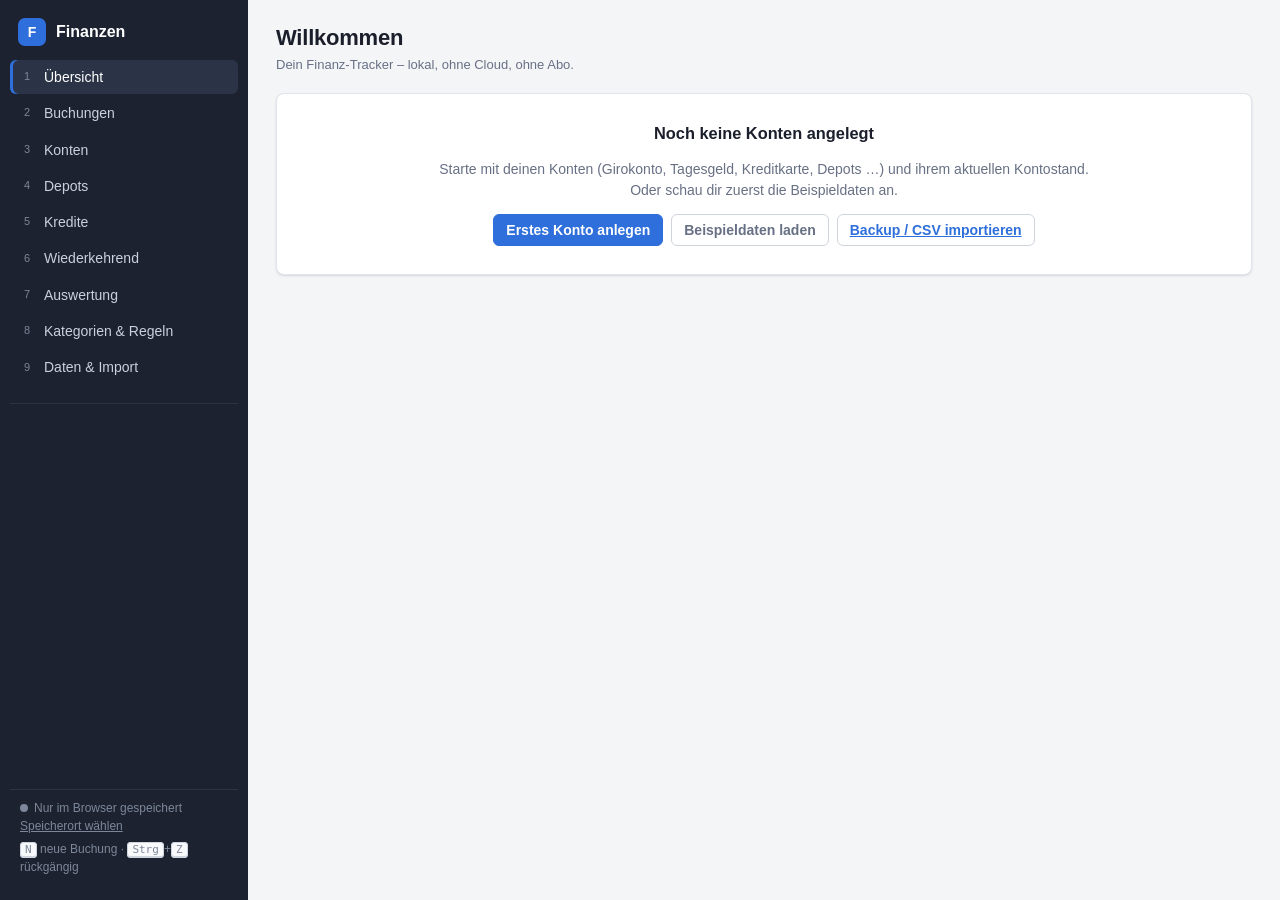
<file: finanzen/index.html>
<!DOCTYPE html>
<html lang="de">
<head>
<meta charset="UTF-8">
<meta name="viewport" content="width=device-width, initial-scale=1.0">
<meta name="robots" content="noindex, nofollow">
<title>Finanzen</title>
<link rel="icon" href="data:image/svg+xml,<svg xmlns='http://www.w3.org/2000/svg' viewBox='0 0 32 32'><rect width='32' height='32' rx='7' fill='%232f6fdb'/><path d='M8 22V10h11M8 16h8' stroke='white' stroke-width='3' fill='none' stroke-linecap='round'/></svg>">
<link rel="stylesheet" href="style.css">
</head>
<body>
<div class="app">
  <aside class="sidebar" id="sidebar">
    <div class="brand">
      <span class="brand-logo" aria-hidden="true">F</span>
      <span class="brand-name">Finanzen</span>
    </div>
    <nav class="nav" id="nav">
      <a href="#uebersicht" data-view="uebersicht"><span class="k">1</span>Übersicht</a>
      <a href="#buchungen" data-view="buchungen"><span class="k">2</span>Buchungen</a>
      <a href="#konten" data-view="konten"><span class="k">3</span>Konten</a>
      <a href="#depots" data-view="depots"><span class="k">4</span>Depots</a>
      <a href="#kredite" data-view="kredite"><span class="k">5</span>Kredite</a>
      <a href="#wiederkehrend" data-view="wiederkehrend"><span class="k">6</span>Wiederkehrend</a>
      <a href="#auswertung" data-view="auswertung"><span class="k">7</span>Auswertung</a>
      <a href="#kategorien" data-view="kategorien"><span class="k">8</span>Kategorien &amp; Regeln</a>
      <a href="#daten" data-view="daten"><span class="k">9</span>Daten &amp; Import</a>
    </nav>
    <div class="side-accounts" id="side-accounts"></div>
    <div class="side-foot" id="side-foot"></div>
  </aside>
  <main class="main">
    <div id="banner"></div>
    <div id="view"></div>
  </main>
</div>
<div id="modal-root"></div>
<div id="toast-root" aria-live="polite"></div>
<noscript><p style="padding:2rem">Diese Anwendung benötigt JavaScript.</p></noscript>
<script src="core.js"></script>
<script src="store.js"></script>
<script src="app.js"></script>
<script src="views.js"></script>
<script src="workflow.js"></script>
</body>
</html>
</file>
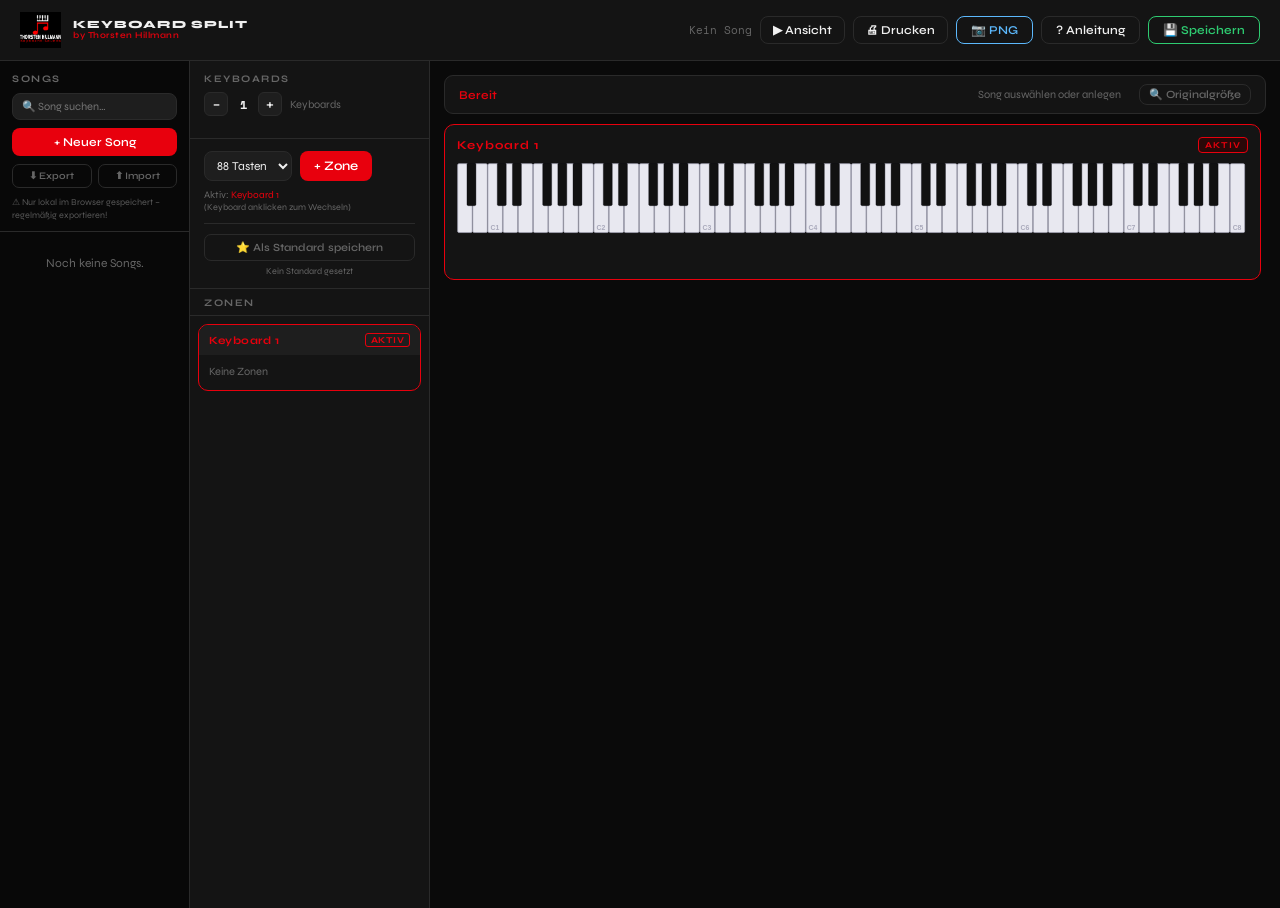
<file: keysplit.html>
<!DOCTYPE html>
<html lang="de">
<head>
<meta charset="UTF-8">
<meta name="viewport" content="width=device-width, initial-scale=1.0">
<title>KeySplit</title>
<link rel="manifest" href="keysplit.webmanifest">
<meta name="theme-color" content="#0a0a0a">
<link rel="apple-touch-icon" href="images/keysplit-icon-180.png">
<meta name="apple-mobile-web-app-capable" content="yes">
<meta name="mobile-web-app-capable" content="yes">
<meta name="apple-mobile-web-app-title" content="KeySplit">
<meta name="apple-mobile-web-app-status-bar-style" content="black">
<link rel="icon" type="image/png" href="[data-uri]">
<style>
  @import url('https://fonts.googleapis.com/css2?family=Space+Mono:wght@400;700&family=Syne:wght@400;600;800&display=swap');
  :root {
    --bg:#0a0a0a;--surface:#141414;--surface2:#1e1e1e;--border:#2a2a2a;
    --text:#f0f0f0;--text-muted:#666666;--accent:#e8000d;--accent2:#ff4444;
    --white-key:#e8e8f0;--black-key:#111111;--green:#2ecc71;
  }
  *{box-sizing:border-box;margin:0;padding:0;}
  body{background:var(--bg);color:var(--text);font-family:'Syne',sans-serif;min-height:100vh;overflow-x:hidden;}
  header{display:flex;align-items:center;justify-content:space-between;padding:12px 20px;border-bottom:1px solid var(--border);background:var(--surface);flex-shrink:0;}
  .logo{font-size:20px;font-weight:800;}.logo span{color:var(--accent);}
  button{font-family:'Syne',sans-serif;cursor:pointer;border:none;border-radius:8px;font-size:13px;font-weight:600;transition:all 0.15s;}
  .btn-primary{background:var(--accent);color:white;padding:7px 14px;}
  .btn-primary:hover{background:#6a4de0;}
  .btn-ghost{background:transparent;color:var(--text-muted);padding:7px 12px;border:1px solid var(--border);}
  .btn-ghost:hover{color:var(--text);border-color:var(--text-muted);}
  .btn-danger{background:transparent;color:var(--accent2);padding:4px 8px;border:1px solid var(--accent2);font-size:11px;}
  .btn-danger:hover{background:var(--accent2);color:white;}
  .btn-success{background:var(--green);color:white;padding:7px 14px;}
  .btn-success:hover{background:#27ae60;}
  .btn-export{background:transparent;color:#5cb8fc;padding:6px 14px;border:1px solid #5cb8fc;font-size:12px;}
  .btn-export:hover{background:#5cb8fc;color:#0e0e12;}
  .btn-save-preset{background:transparent;color:var(--green);padding:6px 14px;border:1px solid var(--green);font-size:12px;}
  .btn-save-preset:hover{background:var(--green);color:white;}
  .app-layout{display:flex;height:calc(100vh - 53px);overflow:hidden;}

  /* SONG SIDEBAR */
  .song-sidebar{width:190px;min-width:190px;background:#080808;border-right:1px solid var(--border);display:flex;flex-direction:column;overflow:hidden;}
  .song-sidebar-header{padding:12px 12px 10px;border-bottom:1px solid var(--border);display:flex;flex-direction:column;gap:8px;}
  .song-list{flex:1;overflow-y:auto;padding:6px;}
  .song-item{display:flex;align-items:center;gap:5px;padding:8px 8px;border-radius:8px;margin-bottom:4px;cursor:pointer;border:1px solid transparent;transition:all 0.15s;}
  .song-item:hover{background:var(--surface2);border-color:var(--border);}
  .song-item.active{background:var(--surface2);border-color:var(--accent);}
  .song-item-name{flex:1;font-size:12px;font-weight:600;white-space:nowrap;overflow:hidden;text-overflow:ellipsis;}
  .song-item-actions{display:flex;gap:3px;opacity:0;transition:opacity 0.15s;}
  .song-item:hover .song-item-actions,.song-item.active .song-item-actions{opacity:1;}
  .song-num{font-size:10px;font-family:'Space Mono',monospace;color:var(--text-muted);min-width:14px;text-align:right;flex-shrink:0;}
  .drag-handle{cursor:grab;color:var(--text-muted);font-size:13px;padding:0 1px;flex-shrink:0;line-height:1;transition:color 0.15s;}
  .drag-handle:active{cursor:grabbing;}
  .song-item:hover .drag-handle{color:var(--text);}
  .song-item.drag-over-top{border-top:2px solid var(--accent);}
  .song-item.drag-over-bottom{border-bottom:2px solid var(--accent);}
  .song-item.dragging{opacity:0.4;}

  /* KB SIDEBAR */
  .sidebar{width:240px;min-width:240px;background:var(--surface);border-right:1px solid var(--border);display:flex;flex-direction:column;overflow:hidden;}
  .sidebar-section{padding:12px 14px;border-bottom:1px solid var(--border);}
  .sidebar-label{font-size:10px;font-weight:700;letter-spacing:1.5px;text-transform:uppercase;color:var(--text-muted);margin-bottom:7px;}
  .zones-list{flex:1;overflow-y:auto;padding:8px;}
  .zone-item{display:flex;align-items:center;gap:7px;padding:8px 9px;background:var(--surface2);border-radius:8px;margin-bottom:6px;border:1px solid var(--border);}
  .zone-color-dot{width:10px;height:10px;border-radius:50%;flex-shrink:0;}
  .zone-info{flex:1;min-width:0;}
  .zone-name{font-size:12px;font-weight:600;white-space:nowrap;overflow:hidden;text-overflow:ellipsis;}
  .zone-range{font-size:10px;color:var(--text-muted);font-family:'Space Mono',monospace;}
  .new-zone-panel{display:none;flex-direction:column;gap:9px;padding:12px 14px;background:#1a1010;border-bottom:2px solid var(--accent);}
  .new-zone-panel.visible{display:flex;}
  .new-zone-panel input[type="text"]{width:100%;background:var(--surface2);border:1px solid var(--border);border-radius:8px;color:var(--text);font-family:'Syne',sans-serif;font-size:13px;padding:7px 10px;outline:none;}
  .new-zone-panel input:focus{border-color:var(--accent);}
  .color-picker{display:flex;gap:6px;flex-wrap:wrap;}
  .color-swatch{width:22px;height:22px;border-radius:50%;cursor:pointer;border:2px solid transparent;transition:transform 0.15s,border-color 0.15s;}
  .color-swatch:hover{transform:scale(1.2);}
  .color-swatch.selected{border-color:white;transform:scale(1.2);}
  .range-badge{font-family:'Space Mono',monospace;font-size:11px;color:var(--accent);background:var(--surface2);padding:5px 9px;border-radius:6px;border:1px solid var(--border);}

  /* MAIN */
  .main{flex:1;display:flex;flex-direction:column;overflow:hidden;padding:14px;gap:10px;}
  .status-bar{display:flex;align-items:center;gap:10px;background:var(--surface);border-radius:9px;padding:8px 14px;border:1px solid var(--border);flex-shrink:0;}
  .status-text{font-size:12px;color:var(--accent);font-weight:600;}
  .status-hint{font-size:11px;color:var(--text-muted);margin-left:auto;}
  .keyboards-container{flex:1;display:flex;flex-direction:column;gap:14px;overflow-y:auto;}

  /* KEYBOARD BLOCK */
  .keyboard-block{
    background:var(--surface);border-radius:10px;
    border:1px solid var(--border);padding:12px;flex-shrink:0;
    cursor:pointer;transition:border-color 0.15s;
  }
  .keyboard-block:hover{border-color:var(--text-muted);}
  .keyboard-block.active-kb{border-color:var(--accent);}
  .keyboard-block.active-selection{border-color:var(--accent);}
  .keyboard-block-header{display:flex;align-items:center;justify-content:space-between;margin-bottom:10px;}
  .keyboard-title{font-size:12px;font-weight:700;color:var(--text-muted);letter-spacing:1px;cursor:text;}
  .keyboard-block.active-kb .keyboard-title{color:var(--accent);}
  .keyboard-wrapper{width:100%;overflow-x:auto;-webkit-overflow-scrolling:touch;}
  .keyboard-svg-container{display:inline-block;}
  svg.keyboard{display:block;user-select:none;-webkit-user-select:none;touch-action:none;}
  .white-key{fill:var(--white-key);stroke:#aaaabc;stroke-width:1;}
  .black-key{fill:var(--black-key);stroke:#0a0a14;stroke-width:0.5;}
  .zone-overlay{opacity:0.5;pointer-events:none;}
  .select-overlay{opacity:0.65;pointer-events:none;}
  .active-kb-badge{
    font-size:9px;font-weight:700;letter-spacing:1px;text-transform:uppercase;
    color:var(--accent);background:#2a0808;border:1px solid var(--accent);
    border-radius:4px;padding:2px 6px;
  }

  /* MISC */
  .select-styled{background:var(--surface2);border:1px solid var(--border);border-radius:8px;color:var(--text);font-family:'Syne',sans-serif;font-size:12px;padding:6px 8px;outline:none;cursor:pointer;}
  .empty-hint{text-align:center;color:var(--text-muted);font-size:12px;padding:16px 10px;line-height:1.6;}
  .kb-count-btn{width:24px;height:24px;border-radius:6px;background:var(--surface2);border:1px solid var(--border);color:var(--text);font-size:15px;display:flex;align-items:center;justify-content:center;cursor:pointer;transition:all 0.15s;}
  .kb-count-btn:hover{border-color:var(--accent);color:var(--accent);}
  .kb-count-display{font-size:12px;font-weight:700;min-width:14px;text-align:center;font-family:'Space Mono',monospace;}
  .rename-input{background:var(--surface2);border:1px solid var(--accent);border-radius:6px;color:var(--text);font-family:'Syne',sans-serif;font-size:12px;font-weight:700;padding:2px 7px;outline:none;letter-spacing:0.5px;width:140px;}

  /* KB zone groups in sidebar */
  .kb-zone-group{
    border:1px solid var(--border);border-radius:10px;
    margin-bottom:10px;overflow:hidden;
    transition:border-color 0.15s;cursor:pointer;
  }
  .kb-zone-group.active-group{border-color:var(--accent);}
  .kb-zone-group-header{
    display:flex;align-items:center;justify-content:space-between;
    padding:8px 10px;background:var(--surface2);
    font-size:11px;font-weight:700;letter-spacing:0.5px;
  }
  .kb-zone-group.active-group .kb-zone-group-header{color:var(--accent);}
  .kb-zone-group-body{padding:6px 8px 8px;}
  .kb-zone-group-empty{font-size:11px;color:var(--text-muted);padding:4px 2px;}
  ::-webkit-scrollbar{width:5px;height:5px;}
  ::-webkit-scrollbar-track{background:transparent;}
  ::-webkit-scrollbar-thumb{background:var(--border);border-radius:3px;}

  /* COLOR POPUP */
  #color-popup{
    display:none;position:fixed;z-index:300;
    background:var(--surface);border:1px solid var(--accent);
    border-radius:12px;padding:14px;
    box-shadow:0 8px 32px rgba(0,0,0,0.6);
    bottom:80px;left:260px;
    min-width:200px;
  }
  #color-popup.open{display:block;}
  #export-overlay{
    display:none;position:fixed;inset:0;background:rgba(0,0,0,0.85);
    z-index:200;align-items:center;justify-content:center;flex-direction:column;gap:16px;
  }
  #export-overlay.open{display:flex;}
  #export-canvas{border-radius:8px;max-width:95vw;max-height:80vh;object-fit:contain;}

  /* CONFIRM / ALERT MODAL */
  .modal-overlay-ks{display:none;position:fixed;inset:0;background:rgba(0,0,0,0.75);z-index:400;align-items:center;justify-content:center;padding:20px;}
  .modal-overlay-ks.open{display:flex;}
  .modal-box-ks{background:var(--surface);border:1px solid var(--accent);border-radius:12px;padding:22px;max-width:380px;width:100%;box-shadow:0 12px 40px rgba(0,0,0,0.6);}
  .modal-box-ks-title{font-size:14px;font-weight:800;margin-bottom:10px;letter-spacing:0.3px;}
  .modal-box-ks-msg{font-size:12.5px;color:var(--text-muted);line-height:1.6;margin-bottom:20px;white-space:pre-line;}
  .modal-box-ks-actions{display:flex;gap:8px;justify-content:flex-end;}
  .btn-danger-solid{background:var(--accent2);color:#fff;padding:7px 16px;}
  .btn-danger-solid:hover{background:var(--accent);}

  /* TOASTS */
  .toast-container{position:fixed;bottom:22px;left:12px;right:12px;z-index:450;display:flex;flex-direction:column;gap:8px;align-items:center;pointer-events:none;}
  .toast{pointer-events:auto;max-width:520px;background:var(--surface2);border:1px solid var(--border);border-radius:10px;padding:10px 12px 10px 16px;font-size:12px;display:flex;align-items:center;gap:14px;box-shadow:0 6px 24px rgba(0,0,0,0.5);animation:toastIn .18s ease;}
  .toast-action-btn{background:transparent;border:1px solid var(--accent);color:var(--accent);padding:5px 12px;border-radius:6px;font-size:11px;font-weight:700;cursor:pointer;white-space:nowrap;}
  .toast-action-btn:hover{background:var(--accent);color:#fff;}
  @keyframes toastIn{from{opacity:0;transform:translateY(8px);}to{opacity:1;transform:translateY(0);}}

  /* SONG SEARCH */
  #song-search-input{width:100%;background:var(--surface2);border:1px solid var(--border);border-radius:8px;color:var(--text);font-family:'Syne',sans-serif;font-size:11px;padding:6px 9px;outline:none;}
  #song-search-input:focus{border-color:var(--accent);}

  /* HEADER TOOLS */
  .header-actions{display:flex;align-items:center;gap:8px;flex-wrap:wrap;justify-content:flex-end;}
  .btn-tool{background:transparent;color:var(--text);padding:6px 12px;border:1px solid var(--border);font-size:12px;}
  .btn-tool:hover{border-color:var(--text-muted);}
  #fit-toggle{padding:3px 9px;font-size:11px;flex-shrink:0;margin-left:8px;}

  /* FIT-TO-WIDTH: legend replaces SVG labels once keyboards are scaled too small to read them */
  .keyboards-container{scrollbar-gutter:stable;}
  .kb-legend{display:none;flex-wrap:wrap;gap:4px 14px;margin-top:8px;font-size:11px;font-weight:600;}
  .kb-legend-item{display:inline-flex;align-items:center;gap:6px;white-space:nowrap;}
  .kb-legend-item i,.view-zone i,.print-zones i{display:inline-block;border-radius:50%;flex-shrink:0;}
  .kb-legend-item i{width:9px;height:9px;}
  .kb-legend-item small{font-family:'Space Mono',monospace;font-size:10px;color:var(--text-muted);font-weight:400;}
  .kb-compact .kb-legend{display:flex;}
  .kb-compact .zone-label{display:none;}

  /* VIEW MODE */
  .view-overlay{display:none;position:fixed;inset:0;z-index:350;background:var(--bg);flex-direction:column;}
  .view-overlay.open{display:flex;}
  .view-bar{display:flex;align-items:center;gap:10px;padding:10px 14px;border-bottom:1px solid var(--border);background:var(--surface);}
  .view-title{flex:1;min-width:0;text-align:center;display:flex;flex-direction:column;line-height:1.25;}
  .view-title span{font-size:10px;font-family:'Space Mono',monospace;color:var(--text-muted);}
  .view-title strong{font-size:clamp(16px,3vw,26px);font-weight:800;white-space:nowrap;overflow:hidden;text-overflow:ellipsis;}
  .view-nav{font-size:22px;padding:4px 16px;line-height:1;}
  .view-nav:disabled{opacity:0.25;cursor:default;}
  .view-body{flex:1;overflow-y:auto;padding:18px clamp(10px,3vw,32px);display:flex;flex-direction:column;gap:26px;}
  .view-kb-name{font-size:12px;font-weight:800;letter-spacing:1.5px;text-transform:uppercase;color:var(--text-muted);margin-bottom:8px;}
  .view-kb svg{display:block;}
  .view-zones{display:flex;flex-wrap:wrap;gap:8px 22px;margin-top:12px;}
  .view-zone{display:flex;align-items:center;gap:8px;font-size:clamp(14px,2vw,19px);font-weight:700;}
  .view-zone i{width:14px;height:14px;}
  .view-zone small{font-family:'Space Mono',monospace;font-size:.72em;color:var(--text-muted);font-weight:400;}
  .view-empty{color:var(--text-muted);font-size:13px;}

  /* PHONE / TABLET */
  @media (max-width:1024px){
    header{flex-wrap:wrap;gap:10px;padding:10px 12px;}
    #active-song-label{display:none;}
    .app-layout{flex-direction:column;height:auto;overflow:visible;}
    .song-sidebar,.sidebar{width:100%;min-width:0;border-right:none;border-bottom:1px solid var(--border);overflow:visible;}
    .song-sidebar{order:1;}
    .main{order:2;overflow:visible;padding:10px;}
    .sidebar{order:3;}
    .song-list{max-height:190px;}
    .zones-list,.keyboards-container{overflow:visible;}
    #color-popup{left:50%;transform:translateX(-50%);bottom:16px;}
  }
  @media (max-width:600px){
    .header-actions .btn-tool,.header-actions button,.header-actions a{font-size:11px !important;padding:5px 9px !important;}
    .status-bar{flex-wrap:wrap;}
    .status-hint{display:none;}
    #fit-toggle{margin-left:auto;}
  }

  /* PRINT: one page per song with keyboard drawing + zone table */
  #print-area{display:none;}
  @media print{
    @page{size:A4 landscape;margin:12mm;}
    *{-webkit-print-color-adjust:exact;print-color-adjust:exact;}
    body{background:#fff !important;color:#111 !important;min-height:0;overflow:visible;}
    body > *:not(#print-area){display:none !important;}
    #print-area{display:block;font-family:'Syne',sans-serif;}
    .print-song{break-after:page;page-break-after:always;}
    .print-song:last-child{break-after:auto;page-break-after:auto;}
    .print-song h1{font-size:22px;margin:0 0 2px;}
    .print-meta{font-size:10px;color:#666;font-family:'Space Mono',monospace;margin-bottom:14px;}
    .print-kb{margin-bottom:18px;break-inside:avoid;page-break-inside:avoid;}
    .print-kb h2{font-size:13px;margin:0 0 6px;}
    .print-kb h2 span{font-weight:400;color:#777;font-size:11px;margin-left:6px;}
    .print-kb .zone-label{fill:#222;}
    .print-zones{border-collapse:collapse;margin-top:10px;font-size:11px;min-width:50%;}
    .print-zones th,.print-zones td{border-bottom:1px solid #ddd;padding:4px 14px 4px 0;text-align:left;}
    .print-zones th{font-size:9px;letter-spacing:1px;text-transform:uppercase;color:#777;}
    .print-zones td:first-child{width:16px;}
    .print-zones i{width:11px;height:11px;}
    .print-zones .mono{font-family:'Space Mono',monospace;}
    .print-empty{font-size:11px;color:#777;}
  }
</style>
</head>
<body>
<header>
  <div style="display:flex;align-items:center;gap:12px"><img src="[data-uri]" style="height:36px;width:auto;object-fit:contain"><div style="display:flex;flex-direction:column;line-height:1.1"><span style="font-size:11px;font-weight:800;letter-spacing:1px;color:#f0f0f0">KEYBOARD SPLIT</span><span style="font-size:9px;color:#e8000d;font-weight:600;letter-spacing:0.5px">by Thorsten Hillmann</span></div></div>
  <div class="header-actions">
    <span style="font-size:11px;color:var(--text-muted);font-family:'Space Mono',monospace" id="active-song-label">Kein Song</span>
    <button class="btn-tool" id="btn-install" onclick="installApp()" style="display:none" title="KeySplit als App installieren – läuft dann auch offline">📲 Installieren</button>
    <button class="btn-tool" onclick="openView()" title="Songs groß anzeigen und durchblättern (← →)">▶ Ansicht</button>
    <button class="btn-tool" onclick="printSongs()" title="Pro Song eine Seite mit Tastatur und Zonen-Tabelle – auch als PDF">🖨 Drucken</button>
    <button class="btn-export" onclick="exportPNG()">📷 PNG</button>
    <a href="KeySplit_Anleitung.html" target="_blank" style="background:transparent;color:var(--muted);padding:6px 14px;border:1px solid var(--border);font-size:12px;border-radius:8px;text-decoration:none;font-family:'Syne',sans-serif;font-weight:600;transition:all 0.15s;" onmouseover="this.style.borderColor='var(--text)';this.style.color='var(--text)'" onmouseout="this.style.borderColor='var(--border)';this.style.color='var(--text-muted)'">? Anleitung</a>
    <button class="btn-save-preset" id="btn-save" onclick="saveCurrentSong()">💾 Speichern</button>
  </div>
</header>

<div class="app-layout">

  <!-- SONG SIDEBAR -->
  <div class="song-sidebar">
    <div class="song-sidebar-header">
      <div class="sidebar-label" style="margin-bottom:0">Songs</div>
      <input type="text" id="song-search-input" placeholder="🔍 Song suchen…" oninput="renderSongList()">
      <button class="btn-primary" style="width:100%;font-size:12px;padding:7px" onclick="newSong()">+ Neuer Song</button>
      <div style="display:flex;gap:6px">
        <button onclick="exportSongs()" style="flex:1;background:transparent;border:1px solid var(--border);color:var(--text-muted);padding:5px;font-size:10px;border-radius:7px;cursor:pointer;font-family:'Syne',sans-serif;font-weight:600;transition:all 0.15s" onmouseover="this.style.borderColor='var(--green)';this.style.color='var(--green)'" onmouseout="this.style.borderColor='var(--border)';this.style.color='var(--text-muted)'">⬇ Export</button>
        <button onclick="importSongs()" title="KeySplit-Backup (.json) oder Korg-Kronos-Datei (.PCG) importieren" style="flex:1;background:transparent;border:1px solid var(--border);color:var(--text-muted);padding:5px;font-size:10px;border-radius:7px;cursor:pointer;font-family:'Syne',sans-serif;font-weight:600;transition:all 0.15s" onmouseover="this.style.borderColor='var(--accent)';this.style.color='var(--accent)'" onmouseout="this.style.borderColor='var(--border)';this.style.color='var(--text-muted)'">⬆ Import</button>
      </div>
      <div style="font-size:9px;color:var(--text-muted);line-height:1.4;opacity:0.85" title="Songs werden nur lokal im Browser gespeichert (localStorage). Bei Cache-Löschung, anderem Browser/Gerät gehen sie verloren.">⚠ Nur lokal im Browser gespeichert – regelmäßig exportieren!</div>
    </div>
    <div class="song-list" id="song-list">
      <div class="empty-hint">Noch keine Songs.</div>
    </div>
  </div>

  <!-- KB SIDEBAR -->
  <div class="sidebar">
    <div class="sidebar-section">
      <div class="sidebar-label">Keyboards</div>
      <div style="display:flex;align-items:center;gap:8px;margin-bottom:10px">
        <button class="kb-count-btn" onclick="changeKbCount(-1)">−</button>
        <span class="kb-count-display" id="kb-count-display">1</span>
        <button class="kb-count-btn" onclick="changeKbCount(1)">+</button>
        <span style="font-size:11px;color:var(--text-muted)">Keyboards</span>
      </div>
    </div>
    <div class="sidebar-section">
      <div style="display:flex;gap:8px;align-items:center;flex-wrap:wrap">
        <select class="select-styled" id="key-size-select" onchange="onKeySizeChange()">
          <option value="49">49 Tasten</option>
          <option value="61">61 Tasten</option>
          <option value="73">73 Tasten</option>
          <option value="76">76 Tasten</option>
          <option value="88" selected>88 Tasten</option>
        </select>
        <button class="btn-primary" onclick="startZoneSelection()">+ Zone</button>
      </div>
      <div style="margin-top:8px;font-size:10px;color:var(--text-muted)">
        Aktiv: <span id="active-kb-name" style="color:var(--accent)">—</span><br>
        <span style="font-size:9px">(Keyboard anklicken zum Wechseln)</span>
      </div>
      <div style="margin-top:10px;padding-top:10px;border-top:1px solid var(--border)">
        <button onclick="saveAsDefault()" style="width:100%;background:transparent;border:1px solid var(--border);color:var(--text-muted);padding:6px;font-size:11px;border-radius:7px;cursor:pointer;transition:all 0.15s" onmouseover="this.style.borderColor='var(--accent)';this.style.color='var(--accent)'" onmouseout="this.style.borderColor='var(--border)';this.style.color='var(--text-muted)'">
          ⭐ Als Standard speichern
        </button>
        <div id="default-hint" style="font-size:9px;color:var(--text-muted);margin-top:5px;text-align:center"></div>
      </div>
    </div>
    <div class="new-zone-panel" id="new-zone-panel">
      <div class="sidebar-label" style="margin-bottom:0">Neue Zone</div>
      <div class="range-badge" id="range-badge">← Tasten auf Tastatur wählen</div>
      <div style="display:flex;gap:6px;align-items:center">
        <div style="flex:1">
          <div style="font-size:9px;color:var(--text-muted);margin-bottom:3px;font-weight:700;letter-spacing:1px;text-transform:uppercase">Von</div>
          <input type="text" id="zone-from-input" placeholder="C2" style="width:100%;background:var(--surface2);border:1px solid var(--border);border-radius:8px;color:var(--text);font-family:'Space Mono',monospace;font-size:12px;padding:6px 8px;outline:none" oninput="applyRangeTextInput()" onfocus="this.style.borderColor='var(--accent)'" onblur="this.style.borderColor='var(--border)'">
        </div>
        <div style="color:var(--text-muted);font-size:14px;margin-top:14px">–</div>
        <div style="flex:1">
          <div style="font-size:9px;color:var(--text-muted);margin-bottom:3px;font-weight:700;letter-spacing:1px;text-transform:uppercase">Bis</div>
          <input type="text" id="zone-to-input" placeholder="F#3" style="width:100%;background:var(--surface2);border:1px solid var(--border);border-radius:8px;color:var(--text);font-family:'Space Mono',monospace;font-size:12px;padding:6px 8px;outline:none" oninput="applyRangeTextInput()" onfocus="this.style.borderColor='var(--accent)'" onblur="this.style.borderColor='var(--border)'">
        </div>
      </div>
      <input type="text" id="zone-name-input" placeholder="Bass, Strings, Lead...">
      <div>
        <div class="sidebar-label" style="margin-bottom:5px">Farbe</div>
        <div class="color-picker" id="color-picker"></div>
      </div>
      <div style="display:flex;gap:8px">
        <button class="btn-ghost" style="flex:1;font-size:11px" onclick="cancelZoneSelection()">Abbrechen</button>
        <button class="btn-success" style="flex:1;font-size:11px" onclick="saveZone()">Speichern</button>
      </div>
    </div>
    <div style="padding:8px 14px 6px;border-bottom:1px solid var(--border)">
      <div class="sidebar-label" style="margin-bottom:0">Zonen</div>
    </div>
    <div class="zones-list" id="zones-list">
      <div class="empty-hint">Noch keine Zonen.</div>
    </div>
  </div>

  <!-- MAIN -->
  <div class="main" id="main-area">
    <div class="status-bar">
      <span class="status-text" id="status-text">Bereit</span>
      <span class="status-hint" id="status-hint">Song auswählen oder anlegen</span>
      <button class="btn-ghost" id="fit-toggle" onclick="toggleFitMode()"></button>
    </div>
    <div class="keyboards-container" id="keyboards-container"></div>
  </div>
</div>

<!-- COLOR POPUP -->
<div id="color-popup"></div>
<input type="file" id="import-file-input" accept=".json,.pcg,.PCG" multiple style="display:none" onchange="handleImportFile(event)">

<!-- CONFIRM / ALERT MODAL -->
<div class="modal-overlay-ks" id="confirm-overlay">
  <div class="modal-box-ks">
    <div class="modal-box-ks-title" id="confirm-title">Bestätigen</div>
    <div class="modal-box-ks-msg" id="confirm-message"></div>
    <div class="modal-box-ks-actions" id="confirm-actions"></div>
  </div>
</div>

<!-- TOASTS -->
<div class="toast-container" id="toast-container"></div>

<!-- VIEW MODE -->
<div class="view-overlay" id="view-overlay">
  <div class="view-bar">
    <button class="btn-ghost view-nav" id="view-prev" onclick="viewStep(-1)" aria-label="Vorheriger Song">‹</button>
    <div class="view-title"><span id="view-pos"></span><strong id="view-song"></strong></div>
    <button class="btn-ghost view-nav" id="view-next" onclick="viewStep(1)" aria-label="Nächster Song">›</button>
    <button class="btn-ghost" onclick="closeView()" aria-label="Ansicht schließen">✕</button>
  </div>
  <div class="view-body" id="view-body"></div>
</div>

<!-- PRINT AREA (only visible when printing) -->
<div id="print-area"></div>

<!-- EXPORT OVERLAY -->
<div id="export-overlay">
  <div style="display:flex;gap:10px">
    <button class="btn-success" onclick="downloadPNG()">⬇ PNG herunterladen</button>
    <button class="btn-ghost" onclick="closeExport()">Schließen</button>
  </div>
  <canvas id="export-canvas"></canvas>
</div>

<script>
const COLORS=['#7c5cfc','#fc5c7d','#5cf8a0','#fcd05c','#5cb8fc','#fc8a5c','#c45cfc','#fc5cb0','#a0fc5c','#5cfcf8'];
const KB_START={49:36,61:36,73:28,76:28,88:21};
const NOTE_NAMES=['C','C#','D','D#','E','F','F#','G','G#','A','A#','B'];
const WW=22,WH=100,BW=13,BH=62;
const STORAGE_KEY='keysplit_songs_v1';

function noteName(m){return NOTE_NAMES[m%12]+(Math.floor(m/12)-1);}
function isBlack(m){return[1,3,6,8,10].includes(m%12);}
function deepClone(o){return JSON.parse(JSON.stringify(o));}
function escapeHtml(s){return String(s).replace(/[&<>"']/g,c=>({'&':'&amp;','<':'&lt;','>':'&gt;','"':'&quot;',"'":'&#39;'}[c]));}

let songs=[];
let activeSongId=null;
let S={
  kbCount:1,activeKb:0,
  keyboards:[{size:88,name:'Keyboard 1',zones:[]}],
  mode:'idle',selStart:null,selEnd:null,
  editingZoneId:null,
  // Handle drag state
  draggingHandle:null, // {kbIdx, zoneId, side:'start'|'end'}
  pendingColor:COLORS[0],dragging:false,dirty:false
};

// ---- PERSISTENCE ----
function saveToDisk(){localStorage.setItem(STORAGE_KEY,JSON.stringify(songs));}
function loadFromDisk(){try{const r=localStorage.getItem(STORAGE_KEY);if(r)songs=JSON.parse(r);}catch(e){songs=[];}}

// ---- CONFIRM / ALERT MODAL ----
// Promise-based replacement for confirm()/alert() so dialogs match the app's dark theme.
let _confirmResolve=null,_dialogCancelValue=false;
// buttons: [{label, value, cls}]; resolves with the clicked button's value,
// or cancelValue on backdrop click / Escape.
function showDialog(message,{title='Bestätigen',buttons,cancelValue=false}){
  return new Promise(resolve=>{
    _confirmResolve=resolve;_dialogCancelValue=cancelValue;
    document.getElementById('confirm-title').textContent=title;
    document.getElementById('confirm-message').textContent=message;
    const actions=document.getElementById('confirm-actions');
    actions.innerHTML='';
    buttons.forEach(b=>{
      const el=document.createElement('button');
      el.className=b.cls||'btn-ghost';el.textContent=b.label;
      el.addEventListener('click',()=>_closeConfirm(b.value));
      actions.appendChild(el);
    });
    document.getElementById('confirm-overlay').classList.add('open');
    actions.lastChild.focus();
  });
}
function showConfirm(message,{title='Bestätigen',confirmText='OK',cancelText='Abbrechen'}={}){
  const buttons=cancelText
    ?[{label:cancelText,value:false,cls:'btn-ghost'},{label:confirmText,value:true,cls:'btn-danger-solid'}]
    :[{label:confirmText,value:true,cls:'btn-primary'}];
  return showDialog(message,{title,buttons,cancelValue:false});
}
function showAlert(message,title='Hinweis'){
  return showConfirm(message,{title,confirmText:'OK',cancelText:null});
}
function isDialogOpen(){return document.getElementById('confirm-overlay').classList.contains('open');}
function _closeConfirm(result){
  document.getElementById('confirm-overlay').classList.remove('open');
  if(_confirmResolve){const r=_confirmResolve;_confirmResolve=null;r(result);}
}
document.getElementById('confirm-overlay').addEventListener('click',e=>{if(e.target.id==='confirm-overlay')_closeConfirm(_dialogCancelValue);});
document.addEventListener('keydown',e=>{if(e.key==='Escape'&&isDialogOpen())_closeConfirm(_dialogCancelValue);});

// ---- TOASTS ----
function showToast(message,{actionText=null,onAction=null,duration=5000}={}){
  const container=document.getElementById('toast-container');
  const toast=document.createElement('div');
  toast.className='toast';
  const msg=document.createElement('span');
  msg.textContent=message;
  toast.appendChild(msg);
  let timer;
  function dismiss(){clearTimeout(timer);toast.remove();}
  if(actionText&&onAction){
    const btn=document.createElement('button');
    btn.className='toast-action-btn';btn.textContent=actionText;
    btn.onclick=()=>{onAction();dismiss();};
    toast.appendChild(btn);
  }
  container.appendChild(toast);
  timer=setTimeout(dismiss,duration);
}

// ---- SONG MANAGEMENT ----
function newSong(){
  const id=Date.now();
  const defaultSetup = loadDefaultSetup();
  const keyboards = defaultSetup
    ? defaultSetup.map(kb=>({size:kb.size, name:kb.name, zones:[]}))
    : [{size:88,name:'Keyboard 1',zones:[]}];
  songs.push({id,name:`Song ${songs.length+1}`,keyboards});
  saveToDisk();loadSong(id);
  const si=document.getElementById('song-search-input');if(si)si.value='';
  renderSongList();
  setTimeout(()=>startRenameSong(id),50);
}
function loadSong(id){
  if(activeSongId!==null)flushToActiveSong();
  const song=songs.find(s=>s.id===id);if(!song)return;
  activeSongId=id;
  S.keyboards=deepClone(song.keyboards);
  S.kbCount=S.keyboards.length;S.activeKb=0;
  S.mode='idle';S.selStart=null;S.selEnd=null;S.dirty=false;
  document.getElementById('new-zone-panel').classList.remove('visible');
  document.getElementById('kb-count-display').textContent=S.kbCount;
  document.getElementById('active-song-label').textContent=song.name;
  renderSongList();renderAllKeyboards();renderZonesList();syncSizeSelect();
  setStatus(`${song.name}`,`${S.kbCount} Keyboard(s) — Keyboard anklicken zum Aktivieren`);
  markClean();
}
function flushToActiveSong(){
  const song=songs.find(s=>s.id===activeSongId);
  if(song){song.keyboards=deepClone(S.keyboards);saveToDisk();}
}
function saveCurrentSong(){
  if(activeSongId===null){newSong();return;}
  flushToActiveSong();markClean();
  requestPersistentStorage();
  setStatus('✓ Gespeichert','');
  const btn=document.getElementById('btn-save');
  btn.style.background='var(--green)';btn.style.color='white';
  setTimeout(()=>{btn.style.background='';btn.style.color='var(--green)';},1200);
}
async function deleteSong(id,e){
  e.stopPropagation();
  const song=songs.find(s=>s.id===id);if(!song)return;
  const ok=await showConfirm(`„${song.name}" wirklich löschen? Alle Keyboards und Zonen dieses Songs gehen dabei verloren.`,{title:'Song löschen',confirmText:'Löschen'});
  if(!ok)return;
  const originalIndex=songs.findIndex(s=>s.id===id);
  const wasActive=activeSongId===id;
  songs=songs.filter(s=>s.id!==id);saveToDisk();
  if(wasActive){
    activeSongId=null;
    S.keyboards=[{size:88,name:'Keyboard 1',zones:[]}];S.kbCount=1;S.activeKb=0;
    document.getElementById('kb-count-display').textContent=1;
    document.getElementById('active-song-label').textContent='Kein Song';
    renderAllKeyboards();renderZonesList();syncSizeSelect();
    setStatus('Bereit','Song auswählen oder anlegen');
  }
  renderSongList();
  showToast(`„${song.name}" gelöscht`,{actionText:'Rückgängig',onAction:()=>{
    songs.splice(originalIndex,0,song);saveToDisk();renderSongList();
  }});
}
function startRenameSong(id){
  const el=document.getElementById(`song-name-${id}`);if(!el)return;
  const song=songs.find(s=>s.id===id);if(!song)return;
  el.innerHTML=`<input class="rename-input" id="song-rename-${id}" value="${escapeHtml(song.name)}" style="width:100px;font-size:11px;" onblur="finishRenameSong(${id})" onkeydown="if(event.key==='Enter')this.blur();if(event.key==='Escape'){this.dataset.cancel='1';this.blur();}">`;
  const inp=document.getElementById(`song-rename-${id}`);inp.focus();inp.select();
}
function finishRenameSong(id){
  const inp=document.getElementById(`song-rename-${id}`);if(!inp)return;
  if(!inp.dataset.cancel){
    const val=inp.value.trim();const song=songs.find(s=>s.id===id);
    if(song&&val){song.name=val;saveToDisk();if(activeSongId===id)document.getElementById('active-song-label').textContent=val;}
  }
  renderSongList();
}

// ---- SONG LIST ----
function renderSongList(){
  const el=document.getElementById('song-list');
  if(!songs.length){el.innerHTML='<div class="empty-hint">Noch keine Songs.</div>';return;}
  const query=(document.getElementById('song-search-input')?.value||'').trim().toLowerCase();
  const filtered=query?songs.filter(s=>s.name.toLowerCase().includes(query)):songs;
  if(!filtered.length){el.innerHTML=`<div class="empty-hint">Keine Songs für „${escapeHtml(query)}" gefunden.</div>`;return;}
  // Keep the drag handle & original position number, but disable reordering while a filter is active
  // (dragging would otherwise reorder against the filtered list instead of the real song order).
  el.innerHTML=filtered.map((song)=>{
    const i=songs.indexOf(song);
    return `
    <div class="song-item ${song.id===activeSongId?'active':''}" draggable="${query?'false':'true'}" data-song-id="${song.id}" onclick="loadSong(${song.id})">
      <span class="drag-handle" onclick="event.stopPropagation()">⠿</span>
      <span class="song-num">${i+1}</span>
      <span class="song-item-name" id="song-name-${song.id}" ondblclick="startRenameSong(${song.id});event.stopPropagation()">${escapeHtml(song.name)}</span>
      <span class="song-item-actions"><button class="btn-danger" onclick="deleteSong(${song.id},event)" style="padding:2px 5px;font-size:10px">✕</button></span>
    </div>`;
  }).join('');
  if(!query)bindSongDrag();
}

// ---- DRAG & DROP ----
let dragSrcId=null;
function bindSongDrag(){
  const list=document.getElementById('song-list');
  list.querySelectorAll('.song-item[draggable]').forEach(item=>{
    item.addEventListener('dragstart',e=>{dragSrcId=parseInt(item.dataset.songId);item.classList.add('dragging');e.dataTransfer.effectAllowed='move';});
    item.addEventListener('dragend',()=>{list.querySelectorAll('.song-item').forEach(el=>el.classList.remove('dragging','drag-over-top','drag-over-bottom'));dragSrcId=null;});
    item.addEventListener('dragover',e=>{
      e.preventDefault();if(dragSrcId===parseInt(item.dataset.songId))return;
      const mid=item.getBoundingClientRect().top+item.getBoundingClientRect().height/2;
      list.querySelectorAll('.song-item').forEach(el=>el.classList.remove('drag-over-top','drag-over-bottom'));
      item.classList.add(e.clientY<mid?'drag-over-top':'drag-over-bottom');
    });
    item.addEventListener('dragleave',()=>item.classList.remove('drag-over-top','drag-over-bottom'));
    item.addEventListener('drop',e=>{
      e.preventDefault();if(dragSrcId===null)return;
      const targetId=parseInt(item.dataset.songId);if(dragSrcId===targetId)return;
      const before=e.clientY<item.getBoundingClientRect().top+item.getBoundingClientRect().height/2;
      const si=songs.findIndex(s=>s.id===dragSrcId);
      const[moved]=songs.splice(si,1);
      const ti=songs.findIndex(s=>s.id===targetId);
      songs.splice(before?ti:ti+1,0,moved);
      saveToDisk();renderSongList();
    });
  });
}

// ---- KEYBOARD LAYOUT ----
function buildLayout(size){
  const start=KB_START[size],whiteX={};let wx=0;
  for(let i=0;i<size;i++){const m=start+i;if(!isBlack(m)){whiteX[m]=wx;wx+=WW;}}
  const keys=[];
  for(let i=0;i<size;i++){const m=start+i;if(!isBlack(m))keys.push({m,black:false,x:whiteX[m],y:0,w:WW,h:WH});}
  for(let i=0;i<size;i++){const m=start+i;if(isBlack(m)&&whiteX[m-1]!==undefined)keys.push({m,black:true,x:whiteX[m-1]+WW-BW/2-1,y:0,w:BW,h:BH});}
  return{keys,totalW:wx,whiteX};
}

// ---- ZONE LAYOUT (shared by SVG view + PNG export) ----
// Packs zones into stacked bar/label rows by x-overlap; used by both renderers
// so their row-assignment logic can never drift apart.
function computeZoneLayout(zones, keys){
  const barSlots=[], labelSlots=[];
  function findRow(slots,x1,x2,gap){
    for(let r=0;r<10;r++){if(!slots.filter(s=>s.row===r&&x1<s.x2+gap&&x2>s.x1-gap).length)return r;}
    return 0;
  }
  const positions = zones.map(z=>{
    const sk=keys.find(k=>k.m===z.start)||keys.reduce((a,b)=>Math.abs(b.m-z.start)<Math.abs(a.m-z.start)?b:a);
    const ek=keys.find(k=>k.m===z.end)||keys.reduce((a,b)=>Math.abs(b.m-z.end)<Math.abs(a.m-z.end)?b:a);
    const x1=sk.black?sk.x:sk.x+1;
    const x2=ek.black?ek.x+ek.w:ek.x+ek.w;
    const barRow=findRow(barSlots,x1,x2,2); barSlots.push({x1,x2,row:barRow});
    const labelRow=findRow(labelSlots,x1,x2,4); labelSlots.push({x1,x2,row:labelRow});
    return {z,x1,x2,barRow,labelRow};
  });
  const maxBarRows = barSlots.length ? Math.max(...barSlots.map(s=>s.row))+1 : 1;
  const maxLabelRows = labelSlots.length ? Math.max(...labelSlots.map(s=>s.row))+1 : 1;
  return {positions, maxBarRows, maxLabelRows};
}

// ---- RENDER SVG ----
function renderKbSVG(kbIdx){
  return buildKbSVG(S.keyboards[kbIdx],{kbIdx,interactive:true});
}
// interactive: editor keyboard (key hit-testing, selection overlay, drag handles).
// Otherwise a static drawing for the view mode and print, optionally fluid (width 100%).
function buildKbSVG(kb,{kbIdx=null,interactive=false,svgClass=interactive?'keyboard':'kb-static',fluid=false}={}){
  const{keys,totalW,whiteX}=buildLayout(kb.size);
  const layout=computeZoneLayout(kb.zones, keys);
  const numLabelRows = layout.maxLabelRows;
  const numBarRows = layout.maxBarRows;
  const W=totalW+2, H=WH + 3 + numBarRows*6 + 4 + numLabelRows*14 + 6;
  const isActive=interactive&&kbIdx===S.activeKb;
  const size=fluid?'style="width:100%;height:auto"':`width="${W}" height="${H}"`;
  let svg=`<svg class="${svgClass}" viewBox="0 0 ${W} ${H}" ${size} xmlns="http://www.w3.org/2000/svg">`;

  const whites=keys.filter(k=>!k.black),blacks=keys.filter(k=>k.black);
  function zoneColor(m){let c=null;kb.zones.forEach(z=>{if(m>=z.start&&m<=z.end)c=z.color;});return c;}
  const selMin=S.selStart!==null?Math.min(S.selStart,S.selEnd??S.selStart):null;
  const selMax=S.selStart!==null?Math.max(S.selStart,S.selEnd??S.selStart):null;
  const inSel=m=>isActive&&S.mode==='selecting'&&selMin!==null&&m>=selMin&&m<=selMax;

  whites.forEach(k=>{
    const zc=zoneColor(k.m),sel=inSel(k.m);
    svg+=`<rect class="white-key" data-m="${k.m}" x="${k.x+1}" y="1" width="${k.w-1}" height="${k.h}" rx="2"/>`;
    if(zc)svg+=`<rect class="zone-overlay" x="${k.x+1}" y="1" width="${k.w-1}" height="${k.h}" rx="2" fill="${zc}"/>`;
    if(sel)svg+=`<rect class="select-overlay" x="${k.x+1}" y="1" width="${k.w-1}" height="${k.h}" rx="2" fill="#ffffff"/>`;
    // C note label
    if(k.m%12===0){
      const octave=Math.floor(k.m/12)-1;
      const labelColor = zc ? 'rgba(0,0,0,0.45)' : '#aaaabc';
      svg+=`<text x="${k.x+k.w/2}" y="${k.h-3}" text-anchor="middle" font-family="sans-serif" font-size="10" font-weight="700" fill="${labelColor}" pointer-events="none">C${octave}</text>`;
    }
  });
  blacks.forEach(k=>{
    const zc=zoneColor(k.m),sel=inSel(k.m);
    svg+=`<rect class="black-key" data-m="${k.m}" x="${k.x}" y="0" width="${k.w}" height="${k.h}" rx="2"/>`;
    if(zc)svg+=`<rect class="zone-overlay" x="${k.x}" y="0" width="${k.w}" height="${k.h}" rx="2" fill="${zc}"/>`;
    if(sel)svg+=`<rect class="select-overlay" x="${k.x}" y="0" width="${k.w}" height="${k.h}" rx="2" fill="#aaaaff"/>`;
  });

  // Zone bars - detect overlaps and render stacked bars
  const LABEL_ROW_H = 14;
  const BAR_H = 4;
  const BAR_GAP = 2;

  // Draw bars
  layout.positions.forEach(({z,x1,x2,barRow})=>{
    const barY = WH+3 + barRow*(BAR_H+BAR_GAP);
    svg+=`<rect x="${x1}" y="${barY}" width="${x2-x1}" height="${BAR_H}" rx="2" fill="${z.color}" opacity="0.9"/>`;
  });

  // Draw labels (offset below all bars)
  const labelBaseY = WH + 3 + layout.maxBarRows*(BAR_H+BAR_GAP) + 4;
  layout.positions.forEach(({z,x1,x2,labelRow})=>{
    const cx=(x1+x2)/2;
    const textY = labelBaseY + 9 + labelRow*LABEL_ROW_H;
    svg+=`<text class="zone-label" x="${cx}" y="${textY}" text-anchor="middle" font-family="sans-serif" font-size="9" font-weight="700" fill="${z.color}">${escapeHtml(z.name)}</text>`;
  });

  // Draw handles on zone edges (only when not in selecting mode)
  if(interactive && (S.mode==='idle' || S.mode==='handle')){
    layout.positions.forEach(({z,x1,x2})=>{
      const HW=10, HH=14; // handle width/height
      const hy = WH-HH; // sits at bottom of keyboard
      // Left handle
      svg+=`<rect class="zone-handle" data-kbidx="${kbIdx}" data-zoneid="${z.id}" data-side="start"
        x="${x1}" y="${hy}" width="${HW}" height="${HH}" rx="3"
        fill="${z.color}" opacity="0.85" style="cursor:ew-resize"/>`;
      svg+=`<text x="${x1+HW/2}" y="${hy+HH-3}" text-anchor="middle" font-family="sans-serif" font-size="8" fill="white" pointer-events="none">◀</text>`;
      // Right handle
      svg+=`<rect class="zone-handle" data-kbidx="${kbIdx}" data-zoneid="${z.id}" data-side="end"
        x="${x2-HW}" y="${hy}" width="${HW}" height="${HH}" rx="3"
        fill="${z.color}" opacity="0.85" style="cursor:ew-resize"/>`;
      svg+=`<text x="${x2-HW/2}" y="${hy+HH-3}" text-anchor="middle" font-family="sans-serif" font-size="8" fill="white" pointer-events="none">▶</text>`;
    });
  }

  svg+=`</svg>`;return svg;
}

function getC4Offset(size){
  // Returns x-position of the left edge of C4 (MIDI 60) for a given keyboard size
  const {keys} = buildLayout(size);
  const c4 = keys.find(k=>k.m===60);
  return c4 ? c4.x : 0;
}

// ---- STACK LAYOUT / FIT TO WIDTH ----
// Left paddings that line up C4 across a stack of keyboards, plus the total width they span (SVG units).
function stackMetrics(kbs){
  const offsets=kbs.map(kb=>getC4Offset(kb.size));
  const maxOff=Math.max(...offsets);
  const pads=offsets.map(o=>maxOff-o);
  const widths=kbs.map(kb=>buildLayout(kb.size).totalW+2);
  const span=Math.max(...widths.map((w,i)=>w+pads[i]));
  return {pads,widths,span};
}
// One common scale for the whole stack keeps keys equally sized and C4 aligned.
function layoutKbStack(kbs,svgs,padEls,avail,fit,maxScale=1.6){
  const{pads,span}=stackMetrics(kbs);
  const scale=fit?Math.max(0.1,Math.min(maxScale,(avail-2)/span)):1;
  svgs.forEach((svg,i)=>{
    if(!svg)return;
    const vb=svg.viewBox.baseVal;
    svg.setAttribute('width',(vb.width*scale).toFixed(1));
    svg.setAttribute('height',(vb.height*scale).toFixed(1));
    if(padEls[i])padEls[i].style.paddingLeft=(pads[i]*scale).toFixed(1)+'px';
  });
  return scale;
}
const COMPACT_SCALE=0.75; // below this the 9px SVG zone labels become unreadable
let kbFitMode=(()=>{try{return localStorage.getItem('keysplit_fit')!=='0';}catch(e){return true;}})();
function applyKbScale(){
  const container=document.getElementById('keyboards-container');
  const wrappers=S.keyboards.map((_,i)=>document.querySelector(`#kb-block-${i} .keyboard-wrapper`));
  if(!wrappers.length||wrappers.some(w=>!w))return;
  const svgs=wrappers.map(w=>w.querySelector('svg.keyboard'));
  const scale=layoutKbStack(S.keyboards,svgs,wrappers,wrappers[0].clientWidth,kbFitMode);
  container.classList.toggle('kb-compact',scale<COMPACT_SCALE);
}
function toggleFitMode(){
  kbFitMode=!kbFitMode;
  try{localStorage.setItem('keysplit_fit',kbFitMode?'1':'0');}catch(e){}
  updateFitToggle();applyKbScale();
}
function updateFitToggle(){
  const b=document.getElementById('fit-toggle');
  b.textContent=kbFitMode?'🔍 Originalgröße':'⤢ Einpassen';
  b.title=kbFitMode?'Tasten in Originalgröße anzeigen (seitlich scrollen)':'Ganze Tastatur in die verfügbare Breite einpassen';
}
function sortedZones(kb){return [...kb.zones].sort((a,b)=>a.start-b.start);}
function legendHTML(kb){
  return sortedZones(kb).map(z=>`<span class="kb-legend-item"><i style="background:${z.color}"></i>${escapeHtml(z.name)} <small>${noteName(z.start)}–${noteName(z.end)}</small></span>`).join('');
}

function renderAllKeyboards(){
  const container=document.getElementById('keyboards-container');
  container.innerHTML='';

  S.keyboards.forEach((kb,i)=>{
    const div=document.createElement('div');
    div.className=`keyboard-block${i===S.activeKb?' active-kb':''}`;
    div.id=`kb-block-${i}`;
    div.onclick=e=>{if(!e.target.closest('input'))setActiveKb(i);};
    div.innerHTML=`
      <div class="keyboard-block-header">
        <span class="keyboard-title" id="kb-title-${i}" ondblclick="startRenameKb(${i});event.stopPropagation()" title="Doppelklick zum Umbenennen">${escapeHtml(kb.name)}</span>
        <div style="display:flex;align-items:center;gap:7px">
          ${i===S.activeKb?'<span class="active-kb-badge">AKTIV</span>':''}
          ${S.keyboards.length>1&&i<S.keyboards.length-1?`<button onclick="swapKeyboards(${i},${i+1});event.stopPropagation()" title="Mit nächstem Keyboard tauschen" style="background:transparent;border:1px solid var(--border);color:var(--text-muted);border-radius:5px;padding:2px 8px;font-size:22px;cursor:pointer;line-height:1" onmouseover="this.style.borderColor='var(--accent)';this.style.color='var(--accent)'" onmouseout="this.style.borderColor='var(--border)';this.style.color='var(--text-muted)'">⇅</button>`:''}
        </div>
      </div>
      <div class="keyboard-wrapper"><div class="keyboard-svg-container" id="kb-svg-${i}">${renderKbSVG(i)}</div></div>
      <div class="kb-legend" id="kb-legend-${i}">${legendHTML(kb)}</div>`;
    container.appendChild(div);
  });
  applyKbScale();
  bindEvents();
  updateActiveKbDisplay();
}

function refreshKb(idx){
  const el=document.getElementById(`kb-svg-${idx}`);
  if(el)el.innerHTML=renderKbSVG(idx);
  const legend=document.getElementById(`kb-legend-${idx}`);
  if(legend)legend.innerHTML=legendHTML(S.keyboards[idx]);
  applyKbScale(); // also re-applies C4 alignment (key size may have changed)
  bindTouchOnSVGs();
}

// ---- EVENTS ----
function bindEvents(){
  const container=document.getElementById('keyboards-container');
  container.addEventListener('mousedown',evDown);
  container.addEventListener('mousemove',evMove);
  container.addEventListener('mouseup',evUp);
  // Touch: bind directly on SVGs after render for reliable Safari preventDefault
  bindTouchOnSVGs();
}

function bindTouchOnSVGs(){
  document.querySelectorAll('svg.keyboard').forEach(svg=>{
    svg.addEventListener('touchstart',evTouchStart,{passive:false});
    svg.addEventListener('touchmove',evTouchMove,{passive:false});
    svg.addEventListener('touchend',evTouchEnd,{passive:false});
  });
}

// Coordinate-based MIDI lookup — reliable on Safari where elementFromPoint fails during fast drags
function midiFromCoords(clientX, clientY){
  // Find which SVG keyboard is at this point
  const svgs = document.querySelectorAll('svg.keyboard');
  for(const svg of svgs){
    const rect = svg.getBoundingClientRect();
    if(clientX < rect.left || clientX > rect.right || clientY < rect.top || clientY > rect.bottom) continue;
    // Find the keyboard index from the svg container
    const container = svg.closest('[id^="kb-svg-"]');
    if(!container) continue;
    const kbIdx = parseInt(container.id.replace('kb-svg-',''));
    if(isNaN(kbIdx)) continue;
    const kb = S.keyboards[kbIdx];
    if(!kb) continue;
    const {keys} = buildLayout(kb.size);
    // Local position in SVG units (the SVG may be scaled to fit the available width)
    const vb = svg.viewBox.baseVal;
    const localX = (clientX - rect.left) * vb.width / rect.width;
    const localY = (clientY - rect.top) * vb.height / rect.height;
    // Check black keys first (they're on top)
    const blacks = keys.filter(k=>k.black);
    for(const k of blacks){
      if(localX >= k.x && localX <= k.x+k.w && localY >= k.y && localY <= k.y+k.h) return k.m;
    }
    // Then white keys
    const whites = keys.filter(k=>!k.black);
    for(const k of whites){
      if(localX >= k.x && localX <= k.x+k.w && localY >= k.y && localY <= k.y+k.h) return k.m;
    }
    // Below keyboard (zone bars/labels area) — snap to nearest white key at bottom
    if(localY > WH){
      let nearest=null, minDist=Infinity;
      for(const k of whites){
        const cx=k.x+k.w/2, dist=Math.abs(localX-cx);
        if(dist<minDist){minDist=dist;nearest=k.m;}
      }
      return nearest;
    }
    return null;
  }
  return null;
}

// Handle zone-handle detection by coordinates
function handleFromCoords(clientX, clientY){
  const svgs = document.querySelectorAll('svg.keyboard');
  for(const svg of svgs){
    const rect = svg.getBoundingClientRect();
    if(clientX < rect.left || clientX > rect.right || clientY < rect.top || clientY > rect.bottom) continue;
    const container = svg.closest('[id^="kb-svg-"]');
    if(!container) continue;
    const kbIdx = parseInt(container.id.replace('kb-svg-',''));
    if(isNaN(kbIdx)) continue;
    // Check all handle rects in this SVG
    const handles = svg.querySelectorAll('.zone-handle');
    for(const h of handles){
      const hr = h.getBoundingClientRect();
      // Enlarge hit area by 8px for easier touch targeting
      if(clientX >= hr.left-8 && clientX <= hr.right+8 && clientY >= hr.top-8 && clientY <= hr.bottom+8){
        return {kbIdx:parseInt(h.dataset.kbidx), zoneId:parseInt(h.dataset.zoneid), side:h.dataset.side};
      }
    }
  }
  return null;
}

function kbIdxFromTarget(target){
  const kbEl = target.closest('.keyboard-block');
  if(!kbEl) return null;
  const idx = parseInt(kbEl.id.replace('kb-block-',''));
  return isNaN(idx)?null:idx;
}

function midiFrom(el){const m=el&&el.dataset&&el.dataset.m;return m!==undefined?parseInt(m):null;}

function handleFrom(el){
  if(!el||!el.classList||!el.classList.contains('zone-handle'))return null;
  return{kbIdx:parseInt(el.dataset.kbidx),zoneId:parseInt(el.dataset.zoneid),side:el.dataset.side};
}

function evDown(e){
  const h=handleFrom(e.target);
  if(h){S.draggingHandle=h;S.mode='handle';e.stopPropagation();return;}
  const m=midiFrom(e.target);if(m===null)return;
  if(S.mode==='idle'&&activeSongId!==null){
    const idx=kbIdxFromTarget(e.target);
    if(idx!==null)setActiveKb(idx);
    startZoneSelection();
  }
  if(S.mode!=='selecting')return;
  S.dragging=true;S.selStart=m;S.selEnd=m;updateRangeBadge();refreshKb(S.activeKb);
}
function evMove(e){
  if(S.mode==='handle'&&S.draggingHandle){
    const m=midiFrom(e.target);if(m===null)return;
    applyHandleDrag(m);return;
  }
  if(S.mode!=='selecting'||!S.dragging)return;
  const m=midiFrom(e.target);if(m===null)return;
  S.selEnd=m;updateRangeBadge();refreshKb(S.activeKb);
}
function evUp(e){
  if(S.mode==='handle'){
    const m=midiFrom(e.target);
    if(m!==null)applyHandleDrag(m);
    commitHandleDrag();return;
  }
  if(S.mode!=='selecting')return;
  S.dragging=false;const m=midiFrom(e.target);
  if(m!==null){S.selEnd=m;updateRangeBadge();refreshKb(S.activeKb);}
}

function evTouchStart(e){
  const t=e.touches[0];
  const h=handleFromCoords(t.clientX,t.clientY);
  if(h){e.preventDefault();S.draggingHandle=h;S.mode='handle';return;}
  const m=midiFromCoords(t.clientX,t.clientY);if(m===null)return;
  if(S.mode==='idle'&&activeSongId!==null){
    const idx=kbIdxFromTarget(e.target);
    if(idx!==null)setActiveKb(idx);
    startZoneSelection();
  }
  if(S.mode!=='selecting')return;
  e.preventDefault();S.dragging=true;S.selStart=m;S.selEnd=m;updateRangeBadge();refreshKb(S.activeKb);
}
function evTouchMove(e){
  if(S.mode!=='selecting'&&S.mode!=='handle')return;
  e.preventDefault();
  const t=e.touches[0];
  if(S.mode==='handle'&&S.draggingHandle){
    const m=midiFromCoords(t.clientX,t.clientY);if(m!==null)applyHandleDrag(m);return;
  }
  if(!S.dragging)return;
  const m=midiFromCoords(t.clientX,t.clientY);
  if(m!==null){S.selEnd=m;updateRangeBadge();refreshKb(S.activeKb);}
}
function evTouchEnd(e){
  if(S.mode==='handle'){
    const t=e.changedTouches[0];
    const m=midiFromCoords(t.clientX,t.clientY);
    if(m!==null)applyHandleDrag(m);
    commitHandleDrag();return;
  }
  if(S.mode!=='selecting')return;
  S.dragging=false;
  const t=e.changedTouches[0];
  const m=midiFromCoords(t.clientX,t.clientY);
  if(m!==null){S.selEnd=m;updateRangeBadge();refreshKb(S.activeKb);}
}

function applyHandleDrag(m){
  const{kbIdx,zoneId,side}=S.draggingHandle;
  const zone=S.keyboards[kbIdx].zones.find(z=>z.id===zoneId);
  if(!zone)return;
  if(side==='start'){
    // Don't let start pass end
    zone.start=Math.min(m, zone.end-1);
  } else {
    // Don't let end pass start
    zone.end=Math.max(m, zone.start+1);
  }
  refreshKb(kbIdx);
}
function commitHandleDrag(){
  if(S.draggingHandle){
    const{kbIdx}=S.draggingHandle;
    S.draggingHandle=null;S.mode='idle';
    markDirty();renderZonesList();refreshKb(kbIdx);
    setStatus('✓ Zone angepasst','Vergiss nicht zu speichern!');
  }
}

// ---- ZONE FLOW ----
function startZoneSelection(){
  if(activeSongId===null){setStatus('⚠ Erst Song auswählen','');return;}
  S.mode='selecting';S.editingZoneId=null;S.selStart=null;S.selEnd=null;S.dragging=false;
  document.getElementById('new-zone-panel').classList.add('visible');
  document.getElementById('zone-name-input').value='';
  const fi=document.getElementById('zone-from-input');const ti=document.getElementById('zone-to-input');
  if(fi)fi.value='';if(ti)ti.value='';
  document.getElementById(`kb-block-${S.activeKb}`)?.classList.add('active-selection');
  renderColorPicker();updateRangeBadge();
  setStatus('Zone definieren','Tasten ziehen, dann Name eingeben');
  refreshKb(S.activeKb);
}

function startEditRange(kbIdx, zoneId){
  const zone = S.keyboards[kbIdx].zones.find(z=>z.id===zoneId);
  if(!zone) return;
  setActiveKb(kbIdx);
  S.mode='selecting';
  S.editingZoneId=zoneId;
  S.selStart=zone.start;S.selEnd=zone.end;S.dragging=false;
  // Pre-fill sidebar panel with existing values
  document.getElementById('new-zone-panel').classList.add('visible');
  document.getElementById('zone-name-input').value=zone.name;
  S.pendingColor=zone.color;
  const fi=document.getElementById('zone-from-input');const ti=document.getElementById('zone-to-input');
  if(fi)fi.value=noteName(zone.start);if(ti)ti.value=noteName(zone.end);
  document.getElementById(`kb-block-${kbIdx}`)?.classList.add('active-selection');
  renderColorPicker();updateRangeBadge();
  setStatus(`Zone „${zone.name}" bearbeiten`,'Bereich neu auf der Tastatur ziehen');
  refreshKb(kbIdx);
  closeColorPopup();
}
function cancelZoneSelection(){
  S.mode='idle';S.editingZoneId=null;S.selStart=null;S.selEnd=null;S.dragging=false;
  document.getElementById('new-zone-panel').classList.remove('visible');
  document.querySelectorAll('.keyboard-block').forEach(el=>el.classList.remove('active-selection'));
  setStatus('Bereit','');refreshKb(S.activeKb);
}
function saveZone(){
  const name=document.getElementById('zone-name-input').value.trim();
  if(!name){document.getElementById('zone-name-input').focus();return;}
  if(S.selStart===null||S.selEnd===null){setStatus('⚠ Erst Tasten wählen','');return;}
  const s=Math.min(S.selStart,S.selEnd),e=Math.max(S.selStart,S.selEnd);

  if(S.editingZoneId!==null){
    // Update existing zone
    const zone=S.keyboards[S.activeKb].zones.find(z=>z.id===S.editingZoneId);
    if(zone){zone.name=name;zone.color=S.pendingColor;zone.start=s;zone.end=e;}
    markDirty();cancelZoneSelection();renderZonesList();refreshKb(S.activeKb);
    setStatus(`✓ Zone „${name}" aktualisiert`,'Vergiss nicht zu speichern!');
  } else {
    // New zone
    S.keyboards[S.activeKb].zones.push({id:Date.now(),name,color:S.pendingColor,start:s,end:e});
    markDirty();cancelZoneSelection();renderZonesList();refreshKb(S.activeKb);
    setStatus(`✓ Zone „${name}" hinzugefügt`,'Vergiss nicht zu speichern!');
  }
}
function deleteZone(id){
  S.keyboards[S.activeKb].zones=S.keyboards[S.activeKb].zones.filter(z=>z.id!==id);
  markDirty();renderZonesList();refreshKb(S.activeKb);
}
function deleteZoneFrom(kbIdx,zoneId){
  const zones=S.keyboards[kbIdx].zones;
  const originalIndex=zones.findIndex(z=>z.id===zoneId);
  if(originalIndex===-1)return;
  const[removed]=zones.splice(originalIndex,1);
  markDirty();renderZonesList();refreshKb(kbIdx);
  showToast(`Zone „${removed.name}" gelöscht`,{actionText:'Rückgängig',onAction:()=>{
    S.keyboards[kbIdx].zones.splice(originalIndex,0,removed);
    markDirty();renderZonesList();refreshKb(kbIdx);
  }});
}
function updateRangeBadge(){
  const el=document.getElementById('range-badge');
  if(S.selStart===null){el.textContent='← Tasten auf Tastatur wählen';
    // Clear text inputs only if they're empty (don't override user typing)
    const fi=document.getElementById('zone-from-input');
    const ti=document.getElementById('zone-to-input');
    if(fi&&!fi.dataset.userTyping)fi.value='';
    if(ti&&!ti.dataset.userTyping)ti.value='';
    return;
  }
  const s=Math.min(S.selStart,S.selEnd??S.selStart),e2=Math.max(S.selStart,S.selEnd??S.selStart);
  el.textContent=`${noteName(s)}  →  ${noteName(e2)}`;
  // Sync text inputs with current selection
  const fi=document.getElementById('zone-from-input');
  const ti=document.getElementById('zone-to-input');
  if(fi&&!fi.matches(':focus'))fi.value=noteName(s);
  if(ti&&!ti.matches(':focus'))ti.value=noteName(e2);
}

// Parse note name like "C2", "F#3", "Bb4" -> MIDI number or null
function parseNoteInput(str){
  if(!str)return null;
  str=str.trim().toUpperCase().replace('B','b');
  // Accept formats: C4, F#3, Bb2, C#5
  const m=str.match(/^([A-G][b#]?)(-?\d+)$/);
  if(!m)return null;
  const noteMap={'C':0,'C#':1,'Db':1,'D':2,'D#':3,'Eb':3,'E':4,'F':5,'F#':6,'Gb':6,'G':7,'G#':8,'Ab':8,'A':9,'A#':10,'Bb':10,'B':11};
  const semitone=noteMap[m[1]];
  if(semitone===undefined)return null;
  const octave=parseInt(m[2]);
  const midi=(octave+1)*12+semitone;
  return (midi>=0&&midi<=127)?midi:null;
}

function applyRangeTextInput(){
  const fv=document.getElementById('zone-from-input')?.value||'';
  const tv=document.getElementById('zone-to-input')?.value||'';
  const from=parseNoteInput(fv);
  const to=parseNoteInput(tv);
  if(from!==null&&to!==null){
    S.selStart=Math.min(from,to);
    S.selEnd=Math.max(from,to);
    // Update badge without overwriting inputs
    const el=document.getElementById('range-badge');
    el.textContent=`${noteName(S.selStart)}  →  ${noteName(S.selEnd)}`;
    refreshKb(S.activeKb);
  } else if(from!==null){
    S.selStart=from;S.selEnd=from;
    const el=document.getElementById('range-badge');
    el.textContent=`${noteName(from)}  →  …`;
    refreshKb(S.activeKb);
  }
  // Highlight invalid input
  const fi=document.getElementById('zone-from-input');
  const ti=document.getElementById('zone-to-input');
  if(fi)fi.style.borderColor=(fv&&from===null)?'var(--accent2)':'var(--border)';
  if(ti)ti.style.borderColor=(tv&&to===null)?'var(--accent2)':'var(--border)';
}

// ---- ZONES LIST ----
function renderZonesList(){
  const el=document.getElementById('zones-list');
  if(!S.keyboards.length){el.innerHTML='<div class="empty-hint">Noch keine Keyboards.</div>';return;}
  el.innerHTML=S.keyboards.map((kb,i)=>{
    const isActive=i===S.activeKb;
    const zones=kb.zones||[];
    const zonesHTML=zones.length
      ? zones.map(z=>`
        <div class="zone-item" style="margin-bottom:5px">
          <div class="zone-color-dot" style="background:${z.color};width:14px;height:14px;cursor:pointer;flex-shrink:0" onclick="openZoneEdit(${i},${z.id});event.stopPropagation()" title="Name/Farbe bearbeiten"></div>
          <div class="zone-info" style="cursor:pointer" onclick="openZoneEdit(${i},${z.id});event.stopPropagation()" title="Name/Farbe bearbeiten">
            <div class="zone-name">${escapeHtml(z.name)}</div>
            <div class="zone-range">${noteName(z.start)} – ${noteName(z.end)}</div>
          </div>
          <button onclick="startEditRange(${i},${z.id});event.stopPropagation()" title="Bereich auf Tastatur neu ziehen" style="background:transparent;border:1px solid var(--border);color:var(--text-muted);border-radius:5px;padding:3px 7px;font-size:11px;cursor:pointer;transition:all 0.15s;flex-shrink:0" onmouseover="this.style.borderColor='var(--accent)';this.style.color='var(--accent)'" onmouseout="this.style.borderColor='var(--border)';this.style.color='var(--text-muted)'">✎</button>
          <button class="btn-danger" onclick="deleteZoneFrom(${i},${z.id});event.stopPropagation()" style="flex-shrink:0">✕</button>
        </div>`).join('')
      : `<div class="kb-zone-group-empty">Keine Zonen</div>`;
    return `<div class="kb-zone-group ${isActive?'active-group':''}" onclick="setActiveKb(${i})">
      <div class="kb-zone-group-header">
        <span>${escapeHtml(kb.name)}</span>
        ${isActive?'<span style="font-size:9px;color:var(--accent);border:1px solid var(--accent);border-radius:3px;padding:1px 5px">AKTIV</span>':''}
      </div>
      <div class="kb-zone-group-body">${zonesHTML}</div>
    </div>`;
  }).join('');
}

// ---- COLOR CHANGE ----
function renderColorPicker(){
  document.getElementById('color-picker').innerHTML=COLORS.map(c=>`<div class="color-swatch ${c===S.pendingColor?'selected':''}" style="background:${c}" onclick="pickColor('${c}')"></div>`).join('');
}
function pickColor(c){S.pendingColor=c;renderColorPicker();}

let colorPickerTarget = null; // {kbIdx, zoneId}

function openZoneEdit(kbIdx, zoneId){
  colorPickerTarget = {kbIdx, zoneId};
  const zone = S.keyboards[kbIdx].zones.find(z=>z.id===zoneId);
  if(!zone) return;
  const popup = document.getElementById('color-popup');
  popup.innerHTML = `
    <div style="font-size:10px;font-weight:700;letter-spacing:1px;text-transform:uppercase;color:var(--text-muted);margin-bottom:8px">Zone bearbeiten</div>
    <input type="text" id="zone-edit-name" value="${escapeHtml(zone.name)}"
      style="width:100%;background:var(--surface2);border:1px solid var(--border);border-radius:7px;color:var(--text);font-family:'Syne',sans-serif;font-size:13px;padding:7px 10px;outline:none;margin-bottom:10px;"
      onfocus="this.style.borderColor='var(--accent)'" onblur="this.style.borderColor='var(--border)'">
    <div style="font-size:10px;font-weight:700;letter-spacing:1px;text-transform:uppercase;color:var(--text-muted);margin-bottom:7px">Farbe</div>
    <div style="display:flex;gap:7px;flex-wrap:wrap;margin-bottom:12px">
      ${COLORS.map(c=>`<div style="width:24px;height:24px;border-radius:50%;cursor:pointer;background:${c};border:2px solid ${c===zone.color?'white':'transparent'};transition:transform 0.1s" onclick="selectEditColor('${c}',this)" onmouseover="this.style.transform='scale(1.15)'" onmouseout="this.style.transform=''"></div>`).join('')}
    </div>
    <div style="display:flex;gap:8px">
      <button class="btn-ghost" style="flex:1;font-size:11px;padding:6px" onclick="closeColorPopup()">Abbrechen</button>
      <button class="btn-success" style="flex:1;font-size:11px;padding:6px" onclick="saveZoneEdit()">Speichern</button>
    </div>
  `;
  popup.classList.add('open');
}

function selectEditColor(color, el){
  // visually select
  document.querySelectorAll('#color-popup div[style*="border-radius:50%"]').forEach(d=>d.style.borderColor='transparent');
  el.style.borderColor='white';
  colorPickerTarget.pendingColor = color;
}

function saveZoneEdit(){
  if(!colorPickerTarget) return;
  const {kbIdx, zoneId} = colorPickerTarget;
  const zone = S.keyboards[kbIdx].zones.find(z=>z.id===zoneId);
  if(zone){
    const nameInput = document.getElementById('zone-edit-name');
    if(nameInput && nameInput.value.trim()) zone.name = nameInput.value.trim();
    if(colorPickerTarget.pendingColor) zone.color = colorPickerTarget.pendingColor;
    markDirty(); renderZonesList(); refreshKb(kbIdx);
  }
  closeColorPopup();
}
function closeColorPopup(){
  document.getElementById('color-popup').classList.remove('open');
  colorPickerTarget = null;
}

// ---- SWAP KEYBOARDS ----
function swapKeyboards(a, b){
  if(a<0||b>=S.keyboards.length)return;
  [S.keyboards[a],S.keyboards[b]]=[S.keyboards[b],S.keyboards[a]];
  if(S.activeKb===a)S.activeKb=b;
  else if(S.activeKb===b)S.activeKb=a;
  markDirty();renderAllKeyboards();renderZonesList();
}

function changeKbCount(d){
  const n=Math.max(1,Math.min(3,S.kbCount+d));if(n===S.kbCount)return;
  if(n>S.kbCount)S.keyboards.push({size:88,name:`Keyboard ${n}`,zones:[]});
  else{S.keyboards.pop();if(S.activeKb>=n)S.activeKb=n-1;}
  S.kbCount=n;document.getElementById('kb-count-display').textContent=n;
  markDirty();renderAllKeyboards();renderZonesList();syncSizeSelect();
}
function setActiveKb(i){
  S.activeKb=i;
  if(S.mode==='selecting')cancelZoneSelection();
  renderAllKeyboards();renderZonesList();syncSizeSelect();
}
function updateActiveKbDisplay(){
  document.getElementById('active-kb-name').textContent=S.keyboards[S.activeKb]?.name||'—';
  document.getElementById('key-size-select').value=S.keyboards[S.activeKb]?.size||88;
}
function syncSizeSelect(){document.getElementById('key-size-select').value=S.keyboards[S.activeKb]?.size||88;}
function onKeySizeChange(){S.keyboards[S.activeKb].size=parseInt(document.getElementById('key-size-select').value);markDirty();refreshKb(S.activeKb);}

// ---- KB RENAME ----
function startRenameKb(i){
  const el=document.getElementById(`kb-title-${i}`);if(!el)return;
  const cur=S.keyboards[i].name;
  el.innerHTML=`<input class="rename-input" id="kb-rename-${i}" value="${escapeHtml(cur)}" onblur="finishRenameKb(${i})" onkeydown="if(event.key==='Enter')this.blur();if(event.key==='Escape'){this.dataset.cancel='1';this.blur();}">`;
  const inp=document.getElementById(`kb-rename-${i}`);inp.focus();inp.select();
}
function finishRenameKb(i){
  const inp=document.getElementById(`kb-rename-${i}`);if(!inp)return;
  if(!inp.dataset.cancel){S.keyboards[i].name=inp.value.trim()||S.keyboards[i].name;markDirty();}
  renderAllKeyboards();renderZonesList();
}

// ---- EXPORT / IMPORT SONGS ----
function exportSongs(){
  if(!songs.length){setStatus('⚠ Keine Songs zum Exportieren','');return;}
  if(activeSongId!==null) flushToActiveSong();
  const data = JSON.stringify({version:1, songs}, null, 2);
  const blob = new Blob([data], {type:'application/json'});
  const url = URL.createObjectURL(blob);
  const a = document.createElement('a');
  a.href = url;
  const date = new Date().toISOString().slice(0,10);
  a.download = `keysplit_backup_${date}.json`;
  document.body.appendChild(a);
  a.click();
  document.body.removeChild(a);
  URL.revokeObjectURL(url);
  setStatus('✓ Songs exportiert','JSON-Datei gespeichert');
}

function importSongs(){
  document.getElementById('import-file-input').value='';
  document.getElementById('import-file-input').click();
}

// ---- IMPORT VALIDATION ----
// Validates structure before merging into `songs`, so a malformed backup fails
// with a clear message here instead of crashing later during rendering.
const VALID_KB_SIZES = Object.keys(KB_START).map(Number);
let _lastId=0;
function genId(){_lastId=Math.max(Date.now(),_lastId+1);return _lastId;} // unique even within one millisecond
function validateImportedSongs(data){
  const rawSongs = data && Array.isArray(data.songs) ? data.songs : (Array.isArray(data) ? data : null);
  if(!Array.isArray(rawSongs)) throw new Error('Kein "songs"-Array in der Datei gefunden.');
  rawSongs.forEach((song,si)=>{
    const songLabel=`Song #${si+1}`;
    if(typeof song!=='object'||song===null) throw new Error(`${songLabel}: kein gültiges Objekt.`);
    if(typeof song.name!=='string'||!song.name.trim()) throw new Error(`${songLabel}: fehlender oder ungültiger Name.`);
    if(!Array.isArray(song.keyboards)) throw new Error(`Song "${song.name}": fehlendes "keyboards"-Array.`);
    song.keyboards.forEach((kb,ki)=>{
      const kbLabel=`Song "${song.name}", Keyboard #${ki+1}`;
      if(typeof kb!=='object'||kb===null) throw new Error(`${kbLabel}: kein gültiges Objekt.`);
      if(typeof kb.name!=='string'||!kb.name.trim()) throw new Error(`${kbLabel}: fehlender Name.`);
      if(!VALID_KB_SIZES.includes(kb.size)) throw new Error(`${kbLabel} ("${kb.name}"): ungültige Tastengröße (${kb.size}).`);
      if(!Array.isArray(kb.zones)) throw new Error(`${kbLabel} ("${kb.name}"): fehlendes "zones"-Array.`);
      kb.zones.forEach((z,zi)=>{
        const zLabel=`Zone #${zi+1} in "${kb.name}"`;
        if(typeof z!=='object'||z===null) throw new Error(`${zLabel}: kein gültiges Objekt.`);
        if(typeof z.name!=='string'||!z.name.trim()) throw new Error(`${zLabel}: fehlender Name.`);
        if(typeof z.start!=='number'||typeof z.end!=='number'||z.start<0||z.end>127||z.start>z.end)
          throw new Error(`Zone "${z.name}" in "${kb.name}": ungültiger Notenbereich (${z.start}–${z.end}).`);
        if(typeof z.color!=='string'||!/^#[0-9a-f]{3,8}$/i.test(z.color))z.color=COLORS[0];
        if(typeof z.id!=='number')z.id=genId();
      });
    });
    if(typeof song.id!=='number')song.id=genId();
  });
  return rawSongs;
}

// Accepts KeySplit backups (.json) and Korg Kronos PCG files, several at once.
async function handleImportFile(e){
  const files=[...e.target.files];
  if(!files.length) return;
  const pcgFiles=[],jsonFiles=[];
  for(const f of files)(await isPcgFile(f)?pcgFiles:jsonFiles).push(f);
  if(pcgFiles.length) await importPcgFiles(pcgFiles);
  for(const f of jsonFiles) await importJsonFile(f);
}
async function isPcgFile(file){
  if(/\.pcg$/i.test(file.name)) return true;
  try{return new TextDecoder('latin1').decode(await file.slice(0,4).arrayBuffer())==='KORG';}catch(e){return false;}
}
function clearSongSearch(){const si=document.getElementById('song-search-input');if(si)si.value='';}

async function importJsonFile(file){
  let imported;
  try {
    const data = JSON.parse(await file.text());
    imported = validateImportedSongs(data);
  } catch(err) {
    await showAlert(`„${file.name}“ konnte nicht importiert werden:\n${err.message}`,'Import fehlgeschlagen');
    return;
  }
  const count = imported.length;
  if(!count){
    await showAlert('Die Datei enthält keine Songs.','Import fehlgeschlagen');
    return;
  }
  const ok = await showConfirm(`${count} Song(s) importieren?\n\nBestehende Songs bleiben erhalten – importierte Songs werden hinzugefügt.`,{title:'Songs importieren',confirmText:'Importieren'});
  if(!ok) return;
  // Merge: add imported songs, avoid id conflicts
  const existingIds = new Set(songs.map(s=>s.id));
  imported.forEach(s => {
    if(existingIds.has(s.id)) s.id = genId();
    existingIds.add(s.id);
    songs.push(s);
  });
  saveToDisk();
  clearSongSearch();
  renderSongList();
  setStatus(`✓ ${count} Song(s) importiert`,'');
}

// ---- KORG KRONOS PCG IMPORT ----
// Layout of Kronos PCG files (model id 0x68) as read by PCG Tools (Michel Keijzers), checked against a
// real song combi whose timbre key zones tile the keyboard without gaps:
//   "KORG" header, then a PCG1 container of chunks {id[4], size u32be, u32}; containers nest chunks.
//   Bank chunks ("…BK1") start with count u32, patch size u32, bank id u32, then the patches;
//   every patch starts with its 24-byte name.
//   A combi (7810 bytes) ends with 16 timbre blocks of 188 bytes:
//     +0 program number, +1 program bank code, +2 status (bits 7–5: Off, Int, Both, Ext, Ex2) | MIDI channel (bits 4–0),
//     +7 transpose (signed semitones), +37 top key, +38 bottom key (MIDI notes, C4 = 60).
const PCG_COMBI_SIZE=7810, PCG_TIMBRE_SIZE=188, PCG_TIMBRES=16;
const PCG_PROGRAM_BANKS=['I-A','I-B','I-C','I-D','I-E','I-F','U-A','U-B','U-C','U-D','U-E','U-F','U-G','U-AA','U-BB','U-CC','U-DD','U-EE','U-FF','U-GG'];
// bank id in a PBK1/MBK1 chunk -> bank name (PCG Tools: ProgramBankId2ProgramIndex)
const pcgProgramBankName=id=>PCG_PROGRAM_BANKS[id===0x8000?5:id<0x8000?id:id-0x20000+6]||null;
// program bank code in a timbre -> bank name: I-A..I-F 0–5, GM 6, g(1)..g(d) 7–16, U-A..U-G 17–23, U-AA..U-GG 24–30
// (GM banks are ROM and not stored in a PCG, so they map to null)
const pcgTimbreBankName=c=>c<=5?PCG_PROGRAM_BANKS[c]:c>=17&&c<=30?PCG_PROGRAM_BANKS[c-11]:null;
function parseKronosPCG(buf){
  const u8=new Uint8Array(buf), dv=new DataView(buf);
  const str=(p,n)=>String.fromCharCode(...u8.subarray(p,p+n));
  const name=p=>str(p,24).split('\0')[0].trim();
  if(buf.byteLength<28||str(0,4)!=='KORG') throw new Error('Keine Korg-PCG-Datei.');
  if(u8[4]!==0x68) throw new Error('Nur PCG-Dateien vom Korg Kronos werden unterstützt.');

  const banks=[],problems=[];
  const isChunkId=p=>p+12<=buf.byteLength&&/^[A-Z0-9]{4}$/.test(str(p,4));
  (function walk(pos,end){
    while(pos+12<=end&&isChunkId(pos)){
      const id=str(pos,4),size=dv.getUint32(pos+4),body=pos+12;
      if(id.endsWith('BK1')){
        const bank={type:id,count:dv.getUint32(body),size:dv.getUint32(body+4),bankId:dv.getUint32(body+8),start:body+12};
        if(bank.start+bank.count*bank.size<=buf.byteLength)banks.push(bank);
      } else if(isChunkId(body)) walk(body,Math.min(body+size,end));
      pos=body+size;
    }
  })(16,buf.byteLength);

  const programs=new Map();
  banks.filter(b=>b.type==='PBK1'||b.type==='MBK1').forEach(b=>{
    const bank=pcgProgramBankName(b.bankId);
    if(bank)for(let i=0;i<b.count;i++)programs.set(`${bank}:${i}`,name(b.start+i*b.size));
  });

  const combis=[];
  banks.filter(b=>b.type==='CBK1').forEach(b=>{
    if(b.size!==PCG_COMBI_SIZE){problems.push(`Combi-Format mit ${b.size} Byte wird noch nicht unterstützt.`);return;}
    for(let i=0;i<b.count;i++){
      const base=b.start+i*b.size, combiName=name(base);
      if(!combiName||combiName==='Init Combi')continue;
      const timbres=[];
      const t0=base+b.size-PCG_TIMBRES*PCG_TIMBRE_SIZE;
      for(let t=0;t<PCG_TIMBRES;t++){
        const p=t0+t*PCG_TIMBRE_SIZE;
        const status=(u8[p+2]>>5)&7;
        if(status!==1&&status!==2)continue; // only Int and Both timbres make sound on the Kronos itself
        const top=u8[p+37],bottom=u8[p+38];
        if(bottom>top||top>127)continue;
        timbres.push({n:t+1,bottom,top,transpose:dv.getInt8(p+7),channel:u8[p+2]&0x1f,
          program:programs.get(`${pcgTimbreBankName(u8[p+1])}:${u8[p]}`)||''});
      }
      if(timbres.length)combis.push({name:combiName,timbres:labelKronosTimbres(timbres,combiName)});
    }
  });
  return {combis,problems};
}
// Zone labels: a descriptive program name if there is one (names like "<Song> 03" are not),
// plus the timbre number, transpose and a MIDI channel that differs from the other timbres'.
function labelKronosTimbres(timbres,combiName){
  const counts={};timbres.forEach(t=>{counts[t.channel]=(counts[t.channel]||0)+1;});
  const mainChannel=+Object.keys(counts).sort((a,b)=>counts[b]-counts[a])[0];
  return timbres.map(t=>{
    const own=t.program.startsWith(combiName)?t.program.slice(combiName.length).trim():t.program;
    const parts=[own&&!/^[\d\s]+$/.test(own)?`${own} · T${t.n}`:`Timbre ${t.n}`];
    if(t.transpose)parts.push(`${t.transpose>0?'+':'−'}${Math.abs(t.transpose)} HT`);
    if(t.channel!==mainChannel)parts.push(t.channel<16?`Kanal ${t.channel+1}`:'Gch');
    return {...t,label:parts.join(' · ')};
  });
}
function kronosCombiToSong(combi,size){
  const low=KB_START[size],high=low+size-1;
  const zones=[];
  combi.timbres.forEach((t,i)=>{
    // clamp to the physical keyboard; zones entirely outside it are dropped
    const start=Math.max(t.bottom,low),end=Math.min(t.top,high);
    if(start<=end)zones.push({id:genId(),name:t.label,color:COLORS[i%COLORS.length],start,end});
  });
  return {id:genId(),name:combi.name,keyboards:[{size,name:'Korg Kronos',zones}]};
}
async function importPcgFiles(files){
  const combis=[],problems=[];
  for(const f of files){
    try{
      const r=parseKronosPCG(await f.arrayBuffer());
      combis.push(...r.combis);
      r.problems.forEach(p=>problems.push(`${f.name}: ${p}`));
      if(!r.combis.length&&!r.problems.length)problems.push(`${f.name}: keine Combi mit aktiven Timbres gefunden.`);
    }catch(err){problems.push(`${f.name}: ${err.message}`);}
  }
  if(!combis.length){await showAlert(problems.join('\n'),'Kronos-Import fehlgeschlagen');return;}
  const list=combis.slice(0,8).map(c=>`• ${c.name} (${c.timbres.length} Timbres)`).join('\n')+(combis.length>8?`\n… und ${combis.length-8} weitere`:'');
  let last=88;try{last=+localStorage.getItem('keysplit_kronos_size')||88;}catch(e){}
  const size=await showDialog(
    `${combis.length===1?'1 Combi':combis.length+' Combis'} gefunden – jede wird ein Song mit den Key Zones ihrer Timbres:\n${list}`+
    (problems.length?`\n\nHinweis:\n${problems.join('\n')}`:'')+'\n\nWie viele Tasten hat dein Kronos?',
    {title:'Kronos-Combis importieren',cancelValue:null,buttons:[{label:'Abbrechen',value:null,cls:'btn-ghost'},
      ...[61,73,88].map(s=>({label:`${s} Tasten`,value:s,cls:s===last?'btn-primary':'btn-ghost'}))]});
  if(!size)return;
  try{localStorage.setItem('keysplit_kronos_size',size);}catch(e){}
  const created=combis.map(c=>kronosCombiToSong(c,size));
  songs.push(...created);saveToDisk();
  clearSongSearch();
  if(created.length===1)loadSong(created[0].id);else renderSongList();
  setStatus(`✓ ${created.length} Kronos-Combi(s) importiert`,'Zonen prüfen und bei Bedarf umbenennen');
}

// ---- DEFAULT SETUP ----
const DEFAULT_KEY = 'keysplit_default_setup_v1';

function saveAsDefault(){
  const setup = S.keyboards.map(kb=>({size:kb.size, name:kb.name}));
  localStorage.setItem(DEFAULT_KEY, JSON.stringify(setup));
  const hint = document.getElementById('default-hint');
  hint.style.color = 'var(--accent)';
  hint.textContent = `✓ Standard: ${setup.map(k=>k.name).join(', ')}`;
  setTimeout(()=>{ hint.style.color='var(--text-muted)'; },2000);
}

function loadDefaultSetup(){
  try {
    const raw = localStorage.getItem(DEFAULT_KEY);
    if(raw) return JSON.parse(raw);
  } catch(e){}
  return null;
}

function updateDefaultHint(){
  const setup = loadDefaultSetup();
  const hint = document.getElementById('default-hint');
  if(setup) hint.textContent = `Standard: ${setup.map(k=>k.name).join(', ')}`;
  else hint.textContent = 'Kein Standard gesetzt';
}
function markDirty(){
  S.dirty=true;
  const btn=document.getElementById('btn-save');
  btn.textContent='💾 Speichern*';btn.style.color='#fcd05c';btn.style.borderColor='#fcd05c';
}
function markClean(){
  S.dirty=false;
  const btn=document.getElementById('btn-save');
  btn.textContent='💾 Speichern';btn.style.color='var(--green)';btn.style.borderColor='var(--green)';
}

// ---- EXPORT PNG ----
function exportPNG(){
  if(activeSongId===null){setStatus('⚠ Erst Song auswählen','');return;}
  const song=songs.find(s=>s.id===activeSongId);
  const kbs=S.keyboards;

  // Build export canvas manually
  const SCALE=2;
  const PAD=24;
  const KB_GAP=28;
  const TITLE_H=50;
  const LABEL_H=18; // space above each keyboard for its name

  // Calculate total size - account for stacked labels
  const kbBuilds=kbs.map(kb=>buildLayout(kb.size));
  let maxKbW=0;
  const kbLayouts=kbBuilds.map(b=>{if(b.totalW>maxKbW)maxKbW=b.totalW;return b.totalW;});

  // C4 alignment offsets (same logic as live view)
  const c4OffsetsE = kbs.map(kb=>getC4Offset(kb.size));
  const maxC4OffsetE = Math.max(...c4OffsetsE);
  const kbPaddingsE = kbs.map((_,i)=>maxC4OffsetE - c4OffsetsE[i]);
  // Total canvas width must accommodate widest keyboard + its padding
  const totalExportW = Math.max(...kbs.map((_,i)=>kbLayouts[i]+kbPaddingsE[i])) + PAD*2;

  // Zone layout per keyboard (shared with the live SVG view, so PNG and screen never drift apart)
  const zoneLayouts = kbs.map((kb,i)=>computeZoneLayout(kb.zones, kbBuilds[i].keys));

  const LABEL_ROW_H=16;
  const labelRowsPerKb=zoneLayouts.map(l=>l.maxLabelRows);
  const barRowsPerKb=zoneLayouts.map(l=>l.maxBarRows);
  const totalH=TITLE_H + PAD + kbs.reduce((sum,kb,i)=>sum+LABEL_H+WH+3+barRowsPerKb[i]*6+4+labelRowsPerKb[i]*LABEL_ROW_H+KB_GAP,0) + PAD;
  const totalW=totalExportW;

  const canvas=document.getElementById('export-canvas');
  canvas.width=totalW*SCALE;
  canvas.height=totalH*SCALE;
  const ctx=canvas.getContext('2d');
  ctx.scale(SCALE,SCALE);

  // Background
  ctx.fillStyle='#0a0a0a';
  ctx.fillRect(0,0,totalW,totalH);

  // Title
  ctx.fillStyle='#f0f0f5';
  ctx.font='bold 20px Syne, sans-serif';
  ctx.textAlign='left';
  ctx.fillText(song.name, PAD, PAD+18);
  ctx.fillStyle='#6b6b85';
  ctx.font='11px Space Mono, monospace';
  ctx.fillText(`KeySplit  ·  ${kbs.length} Keyboard(s)`, PAD, PAD+36);

  let y=TITLE_H+PAD;

  kbs.forEach((kb,ki)=>{
    const keys=kbBuilds[ki].keys;
    const whites=keys.filter(k=>!k.black),blacks=keys.filter(k=>k.black);
    const x0=PAD + kbPaddingsE[ki];

    // KB label above keyboard
    ctx.fillStyle='#888888';
    ctx.font='bold 11px Syne, sans-serif';
    ctx.textAlign='left';
    ctx.fillText(kb.name, x0, y+13);

    const kbY = y + LABEL_H; // keyboard starts below label

    function zoneColor(m){let c=null;kb.zones.forEach(z=>{if(m>=z.start&&m<=z.end)c=z.color;});return c;}

    // White keys
    whites.forEach(k=>{
      ctx.fillStyle='#e8e8f0';ctx.strokeStyle='#aaaabc';ctx.lineWidth=1;
      roundRect(ctx,x0+k.x+1,kbY+1,k.w-1,k.h,2,true,true);
      const zc=zoneColor(k.m);
      if(zc){ctx.globalAlpha=0.5;ctx.fillStyle=zc;roundRect(ctx,x0+k.x+1,kbY+1,k.w-1,k.h,2,true,false);ctx.globalAlpha=1;}
      // C label
      if(k.m%12===0){
        const octave=Math.floor(k.m/12)-1;
        ctx.fillStyle=zc?'rgba(0,0,0,0.4)':'#aaaabc';
        ctx.font='bold 10px sans-serif';ctx.textAlign='center';
        ctx.fillText(`C${octave}`, x0+k.x+k.w/2, kbY+k.h-3);
      }
    });
    // Black keys
    blacks.forEach(k=>{
      ctx.fillStyle='#1c1c28';ctx.strokeStyle='#0a0a14';ctx.lineWidth=0.5;
      roundRect(ctx,x0+k.x,kbY,k.w,k.h,2,true,true);
      const zc=zoneColor(k.m);
      if(zc){ctx.globalAlpha=0.5;ctx.fillStyle=zc;roundRect(ctx,x0+k.x,kbY,k.w,k.h,2,true,false);ctx.globalAlpha=1;}
    });

    // Zone bars + labels - stacked if overlapping (positions reused from zoneLayouts)
    const BAR_H_E=4, BAR_GAP_E=2, LABEL_ROW_H_E=16;
    const layout=zoneLayouts[ki];

    layout.positions.forEach(({z,x1,x2,barRow})=>{
      const barY=kbY+WH+3+barRow*(BAR_H_E+BAR_GAP_E);
      ctx.fillStyle=z.color;ctx.globalAlpha=0.9;
      roundRect(ctx,x0+x1,barY,x2-x1,BAR_H_E,2,true,false);ctx.globalAlpha=1;
    });

    const labelBaseYE=kbY+WH+3+layout.maxBarRows*(BAR_H_E+BAR_GAP_E)+4;
    layout.positions.forEach(({z,x1,x2,labelRow})=>{
      const cx=x0+(x1+x2)/2;
      ctx.fillStyle=z.color;
      ctx.font='bold 9px sans-serif';ctx.textAlign='center';
      ctx.fillText(z.name,cx,labelBaseYE+9+labelRow*LABEL_ROW_H_E);
    });

    y+=LABEL_H+WH+3+barRowsPerKb[ki]*6+4+labelRowsPerKb[ki]*LABEL_ROW_H+KB_GAP;
  });

  document.getElementById('export-overlay').classList.add('open');
}

function roundRect(ctx,x,y,w,h,r,fill,stroke){
  ctx.beginPath();
  ctx.moveTo(x+r,y);ctx.lineTo(x+w-r,y);ctx.arcTo(x+w,y,x+w,y+r,r);
  ctx.lineTo(x+w,y+h-r);ctx.arcTo(x+w,y+h,x+w-r,y+h,r);
  ctx.lineTo(x+r,y+h);ctx.arcTo(x,y+h,x,y+h-r,r);
  ctx.lineTo(x,y+r);ctx.arcTo(x,y,x+r,y,r);ctx.closePath();
  if(fill)ctx.fill();if(stroke)ctx.stroke();
}

function downloadPNG(){
  const song=songs.find(s=>s.id===activeSongId);
  const name=song?song.name.replace(/[^a-z0-9]/gi,'_'):'keysplit';
  const canvas=document.getElementById('export-canvas');
  const a=document.createElement('a');
  a.download=`${name}.png`;a.href=canvas.toDataURL('image/png');a.click();
}
function closeExport(){document.getElementById('export-overlay').classList.remove('open');}

// The active song's keyboards live in S (possibly unsaved); every other song in `songs`.
function keyboardsOf(song){return song.id===activeSongId?S.keyboards:song.keyboards;}

// ---- VIEW MODE ----
let viewIndex=0,_wakeLock=null;
function isViewOpen(){return document.getElementById('view-overlay').classList.contains('open');}
function openView(){
  if(!songs.length){setStatus('⚠ Noch keine Songs','');return;}
  const i=songs.findIndex(s=>s.id===activeSongId);
  viewIndex=i>=0?i:0;
  document.getElementById('view-overlay').classList.add('open');
  document.body.style.overflow='hidden';
  renderView();
  requestWakeLock();
}
function closeView(){
  document.getElementById('view-overlay').classList.remove('open');
  document.body.style.overflow='';
  releaseWakeLock();
}
function viewStep(d){
  const next=Math.max(0,Math.min(songs.length-1,viewIndex+d));
  if(next!==viewIndex){viewIndex=next;renderView();}
}
function renderView(){
  const song=songs[viewIndex];
  const kbs=keyboardsOf(song);
  document.getElementById('view-pos').textContent=`${viewIndex+1} / ${songs.length}`;
  document.getElementById('view-song').textContent=song.name;
  document.getElementById('view-prev').disabled=viewIndex===0;
  document.getElementById('view-next').disabled=viewIndex===songs.length-1;
  const body=document.getElementById('view-body');
  body.innerHTML=kbs.map(kb=>`
    <div class="view-kb">
      <div class="view-kb-name">${escapeHtml(kb.name)}</div>
      <div class="view-kb-svg">${buildKbSVG(kb)}</div>
      <div class="view-zones">${sortedZones(kb).map(z=>`<span class="view-zone"><i style="background:${z.color}"></i>${escapeHtml(z.name)} <small>${noteName(z.start)}–${noteName(z.end)}</small></span>`).join('')||'<span class="view-empty">Keine Zonen</span>'}</div>
    </div>`).join('');
  body.scrollTop=0;
  layoutView();
}
function layoutView(){
  const body=document.getElementById('view-body');
  const holders=[...body.querySelectorAll('.view-kb-svg')];
  if(!holders.length)return;
  const kbs=keyboardsOf(songs[viewIndex]);
  const scale=layoutKbStack(kbs,holders.map(h=>h.querySelector('svg')),holders,holders[0].clientWidth,true,2.4);
  body.classList.toggle('kb-compact',scale<COMPACT_SCALE);
}
document.addEventListener('keydown',e=>{
  if(!isViewOpen()||isDialogOpen())return;
  if(e.key==='ArrowRight'||e.key==='PageDown'){e.preventDefault();viewStep(1);}
  else if(e.key==='ArrowLeft'||e.key==='PageUp'){e.preventDefault();viewStep(-1);}
  else if(e.key==='Escape'){closeView();}
});
(()=>{
  // Horizontal swipe flips songs; vertical movement stays a normal scroll.
  const body=document.getElementById('view-body');let sx=0,sy=0;
  body.addEventListener('touchstart',e=>{sx=e.touches[0].clientX;sy=e.touches[0].clientY;},{passive:true});
  body.addEventListener('touchend',e=>{
    const dx=e.changedTouches[0].clientX-sx,dy=e.changedTouches[0].clientY-sy;
    if(Math.abs(dx)>60&&Math.abs(dx)>Math.abs(dy)*1.5)viewStep(dx<0?1:-1);
  },{passive:true});
})();
// Keep the screen on while the view is open (where supported); the lock drops when the tab is hidden.
async function requestWakeLock(){try{if('wakeLock' in navigator)_wakeLock=await navigator.wakeLock.request('screen');}catch(e){}}
function releaseWakeLock(){try{if(_wakeLock)_wakeLock.release();}catch(e){}_wakeLock=null;}
document.addEventListener('visibilitychange',()=>{if(!document.hidden&&isViewOpen())requestWakeLock();});

// ---- PRINT ----
async function printSongs(){
  if(!songs.length){setStatus('⚠ Noch keine Songs','');return;}
  const buttons=[{label:'Abbrechen',value:null,cls:'btn-ghost'}];
  if(activeSongId!==null)buttons.push({label:'Nur dieser Song',value:'one',cls:'btn-ghost'});
  buttons.push({label:`Alle Songs (${songs.length})`,value:'all',cls:'btn-primary'});
  const choice=await showDialog('Pro Song wird eine Seite mit Tastatur-Grafik und Zonen-Tabelle erstellt. Im Druckdialog kannst du auch „Als PDF speichern“ wählen.',{title:'Drucken / PDF',buttons,cancelValue:null});
  if(!choice)return;
  buildPrintArea(choice==='one'?songs.filter(s=>s.id===activeSongId):songs);
  window.print();
}
function buildPrintArea(list){
  document.getElementById('print-area').innerHTML=list.map(song=>{
    const kbs=keyboardsOf(song);
    const{pads,widths,span}=stackMetrics(kbs);
    return `<section class="print-song">
      <h1>${escapeHtml(song.name)}</h1>
      <div class="print-meta">KeySplit · ${kbs.length} Keyboard(s)</div>
      ${kbs.map((kb,i)=>`<div class="print-kb">
        <h2>${escapeHtml(kb.name)}<span>${kb.size} Tasten</span></h2>
        <div style="padding-left:${(pads[i]/span*100).toFixed(3)}%;width:${((pads[i]+widths[i])/span*100).toFixed(3)}%">${buildKbSVG(kb,{fluid:true})}</div>
        ${zoneTableHTML(kb)}
      </div>`).join('')}
    </section>`;
  }).join('');
}
function zoneTableHTML(kb){
  if(!kb.zones.length)return '<div class="print-empty">Keine Zonen</div>';
  const rows=sortedZones(kb).map(z=>`<tr><td><i style="background:${z.color}"></i></td><td><strong>${escapeHtml(z.name)}</strong></td><td class="mono">${noteName(z.start)} – ${noteName(z.end)}</td><td class="mono">${z.end-z.start+1}</td></tr>`).join('');
  return `<table class="print-zones"><thead><tr><th></th><th>Zone</th><th>Bereich</th><th>Tasten</th></tr></thead><tbody>${rows}</tbody></table>`;
}
window.addEventListener('afterprint',()=>{document.getElementById('print-area').innerHTML='';});

// ---- APP INSTALL / OFFLINE ----
// The service worker caches the app (and its fonts) so it also works without network.
if('serviceWorker' in navigator && location.protocol.startsWith('http')){
  window.addEventListener('load',()=>{navigator.serviceWorker.register('keysplit-sw.js',{scope:'./keysplit'}).catch(()=>{});});
}
let _installPrompt=null;
window.addEventListener('beforeinstallprompt',e=>{
  e.preventDefault();_installPrompt=e;
  document.getElementById('btn-install').style.display='';
});
async function installApp(){
  if(!_installPrompt)return;
  _installPrompt.prompt();
  await _installPrompt.userChoice.catch(()=>{});
  _installPrompt=null;
  document.getElementById('btn-install').style.display='none';
}
window.addEventListener('appinstalled',()=>{document.getElementById('btn-install').style.display='none';});
function isStandalone(){return matchMedia('(display-mode: standalone)').matches||navigator.standalone===true;}
// iOS has no install prompt, and Safari may clear site data of non-installed web apps after
// ~7 days without a visit. Point users with songs to "Add to Home Screen" once.
function maybeShowIOSInstallHint(){
  const isIOS=/iphone|ipad|ipod/i.test(navigator.userAgent)||(navigator.platform==='MacIntel'&&navigator.maxTouchPoints>1);
  if(!isIOS||isStandalone()||!songs.length)return;
  try{if(localStorage.getItem('keysplit_ios_hint'))return;localStorage.setItem('keysplit_ios_hint','1');}catch(e){return;}
  showToast('Tipp: Teilen → „Zum Home-Bildschirm“ – dann läuft KeySplit offline und Safari löscht deine Songs nicht.',{actionText:'OK',onAction:()=>{},duration:15000});
}
let _persistRequested=false;
function requestPersistentStorage(){
  if(_persistRequested)return;_persistRequested=true;
  try{navigator.storage&&navigator.storage.persist&&navigator.storage.persist().catch(()=>{});}catch(e){}
}

// ---- UTILS ----
function setStatus(t,h){document.getElementById('status-text').textContent=t;document.getElementById('status-hint').textContent=h;}

// ---- INIT ----
loadFromDisk();
renderSongList();
renderAllKeyboards();
renderZonesList();
setStatus('Bereit','Song auswählen oder anlegen');
updateDefaultHint();
updateFitToggle();
maybeShowIOSInstallHint();

// Re-fit keyboards whenever the available width changes (window resize, rotation, layout switch).
let _lastKbWidth=0;
new ResizeObserver(entries=>{
  const w=entries[0].contentRect.width;
  if(Math.abs(w-_lastKbWidth)>0.5){_lastKbWidth=w;applyKbScale();}
}).observe(document.getElementById('keyboards-container'));
window.addEventListener('resize',()=>{if(isViewOpen())layoutView();});

window.addEventListener('visibilitychange',()=>{if(document.hidden&&activeSongId!==null)flushToActiveSong();});
window.addEventListener('beforeunload',()=>{if(activeSongId!==null)flushToActiveSong();});
</script>
</body>
</html>
</file>
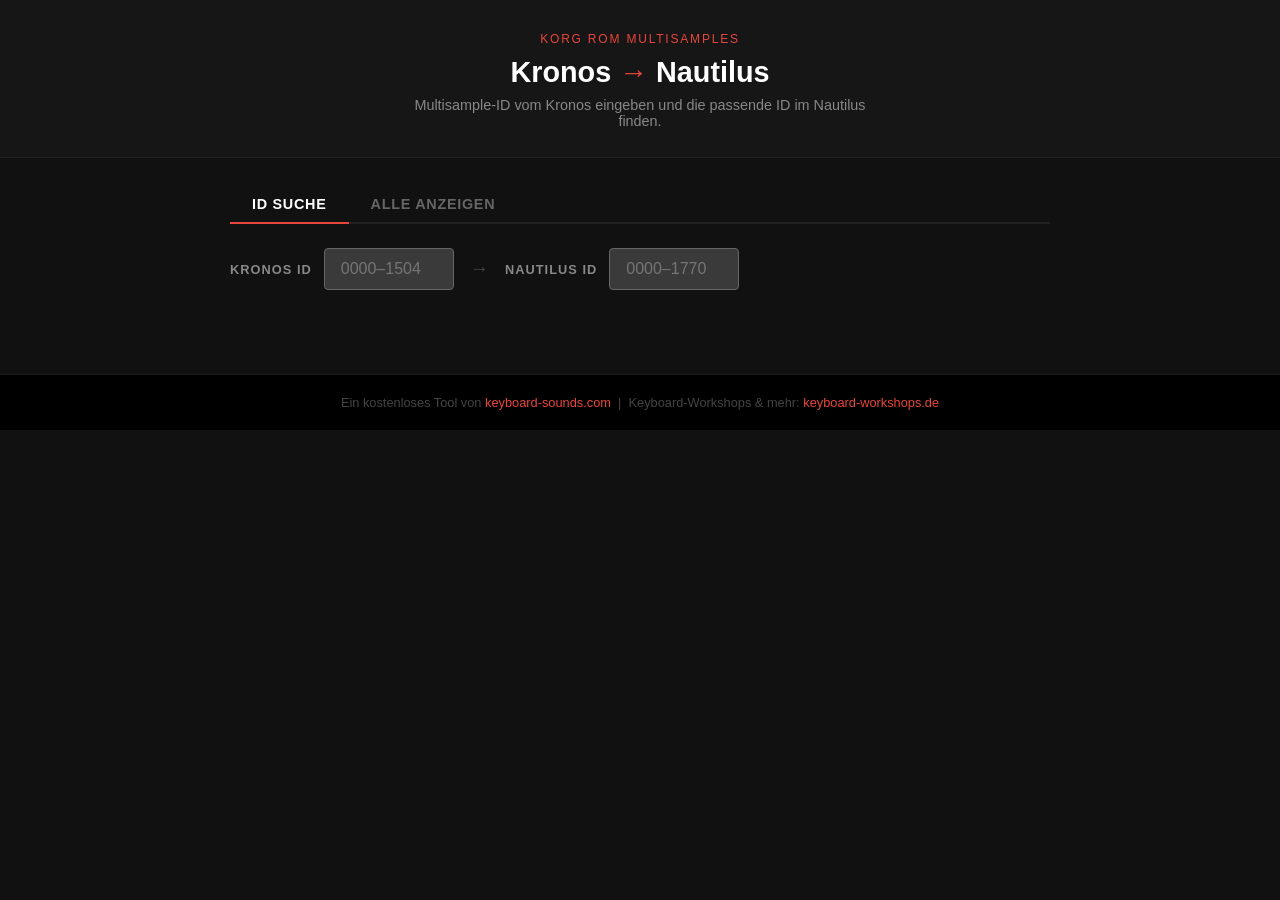
<file: sample-mapper.html>
<!DOCTYPE html>
<html lang="de">
<head>
<meta charset="UTF-8">
<meta name="viewport" content="width=device-width, initial-scale=1.0">
<title>Kronos → Nautilus Multisample Mapper</title>
<meta name="description" content="Kostenloses Tool: Korg Kronos ROM Multisample-ID eingeben und sofort die passende Korg Nautilus-ID finden. Alle 1.505 Multisamples, direkt im Browser.">
<meta property="og:type" content="website">
<meta property="og:title" content="Kronos → Nautilus Multisample Mapper">
<meta property="og:description" content="Kostenloses Tool: Korg Kronos ROM Multisample-ID eingeben und sofort die passende Korg Nautilus-ID finden. Alle 1.505 Multisamples, direkt im Browser.">
<meta property="og:image" content="https://cdn.shopify.com/s/files/1/0611/5917/8436/files/kronos-nautilus-sample-mapper-og.png?v=1785358398">
<meta property="og:url" content="https://keyboard-sounds.com/pages/sample-mapper">
<meta property="og:site_name" content="keyboard-sounds.com">
<meta property="og:locale" content="de_DE">
<meta name="twitter:card" content="summary_large_image">
<meta name="twitter:title" content="Kronos → Nautilus Multisample Mapper">
<meta name="twitter:description" content="Kostenloses Tool: Korg Kronos ROM Multisample-ID eingeben und sofort die passende Korg Nautilus-ID finden.">
<meta name="twitter:image" content="https://cdn.shopify.com/s/files/1/0611/5917/8436/files/kronos-nautilus-sample-mapper-og.png?v=1785358398">
<style>
  * { box-sizing: border-box; margin: 0; padding: 0; }
  body { font-family: -apple-system, BlinkMacSystemFont, 'Segoe UI', sans-serif; background: #111; color: #fff; min-height: 100vh; }

  .hero { background: #161616; border-bottom: 1px solid #222; padding: 32px 24px 28px; text-align: center; }
  .hero-label { font-size: 0.75rem; color: #e8453c; text-transform: uppercase; letter-spacing: 0.15em; margin-bottom: 10px; }
  .hero h1 { font-size: 1.8rem; font-weight: 800; color: #fff; margin-bottom: 8px; }
  .hero h1 span { color: #e8453c; }
  .hero p { color: #888; font-size: 0.9rem; max-width: 480px; margin: 0 auto; }

  .main { max-width: 860px; margin: 0 auto; padding: 28px 20px 60px; }

  .tabs { display: flex; gap: 0; margin-bottom: 24px; border-bottom: 2px solid #222; }
  .tab { padding: 10px 22px; cursor: pointer; color: #666; font-size: 0.9rem; font-weight: 600; text-transform: uppercase; letter-spacing: 0.05em; border-bottom: 2px solid transparent; margin-bottom: -2px; transition: all 0.2s; }
  .tab:hover { color: #ccc; }
  .tab.active { color: #fff; border-bottom-color: #e8453c; }

  .panel { display: none; }
  .panel.active { display: block; }

  .input-row { display: flex; gap: 12px; margin-bottom: 24px; align-items: center; flex-wrap: wrap; }
  .input-label { color: #888; font-size: 0.8rem; font-weight: 600; text-transform: uppercase; letter-spacing: 0.08em; white-space: nowrap; }
  input[type=number], input[type=text] {
    background: #3a3a3a; border: 1px solid #666; color: #fff; padding: 11px 16px;
    border-radius: 4px; font-size: 1rem; width: 130px; outline: none;
    transition: border-color 0.2s;
  }
  input[type=text] { width: 100%; }
  input:focus { border-color: #e8453c; }
  .arrow-sep { color: #444; padding: 0 4px; font-size: 1.2rem; }

  .grid { display: grid; grid-template-columns: 1fr 1fr; gap: 16px; }
  @media (max-width: 600px) { .grid { grid-template-columns: 1fr; } }

  .result-card { background: #1a1a1a; border: 1px solid #2a2a2a; border-radius: 6px; padding: 22px; }
  .result-card.match-exact  { border-left: 3px solid #22c55e; }
  .result-card.match-fuzzy  { border-left: 3px solid #e8453c; }
  .result-card.match-none   { border-left: 3px solid #444; }

  .device-label { font-size: 0.7rem; color: #555; text-transform: uppercase; letter-spacing: 0.12em; margin-bottom: 6px; }
  .sample-id { font-size: 2.4rem; font-weight: 800; font-family: monospace; color: #fff; line-height: 1; }
  .sample-name { font-size: 0.95rem; color: #aaa; margin-top: 8px; }

  .match-badge { display: inline-block; padding: 3px 10px; border-radius: 3px; font-size: 0.72rem; font-weight: 700; margin-top: 12px; text-transform: uppercase; letter-spacing: 0.05em; }
  .badge-exact { background: #14532d; color: #86efac; }
  .badge-fuzzy { background: #7f1d1d; color: #fca5a5; }
  .badge-none  { background: #222; color: #666; }

  .no-result { text-align: center; color: #444; padding: 48px; font-size: 1rem; }

  .search-row { margin-bottom: 16px; }
  .scroll-wrap { max-height: 520px; overflow-y: auto; border-radius: 6px; border: 1px solid #222; }
  .list-table { width: 100%; border-collapse: collapse; font-size: 0.84rem; }
  .list-table th { background: #161616; color: #555; padding: 10px 12px; text-align: left; position: sticky; top: 0; font-size: 0.72rem; text-transform: uppercase; letter-spacing: 0.07em; border-bottom: 1px solid #222; }
  .list-table td { padding: 8px 12px; border-bottom: 1px solid #1a1a1a; }
  .list-table tr:hover td { background: #1e1e1e; }
  .list-table td:nth-child(1), .list-table td:nth-child(3) { font-family: monospace; color: #e8453c; font-weight: 700; white-space: nowrap; }
  .td-none { color: #444; font-style: italic; }
  .badge-sm { display: inline-block; padding: 1px 6px; border-radius: 3px; font-size: 0.68rem; font-weight: 700; }
  .list-count { color: #444; font-size: 0.78rem; margin-top: 8px; text-align: right; }

  .site-footer { background: #000; border-top: 1px solid #1a1a1a; padding: 20px 24px; text-align: center; font-size: 0.8rem; color: #444; }
  .site-footer a { color: #e8453c; text-decoration: none; }
  .site-footer a:hover { text-decoration: underline; }
</style>
</head>
<body>

<div class="hero">
  <div class="hero-label">Korg ROM Multisamples</div>
  <h1>Kronos <span>&#8594;</span> Nautilus</h1>
  <p>Multisample-ID vom Kronos eingeben und die passende ID im Nautilus finden.</p>
</div>

<div class="main">
  <div class="tabs">
    <div class="tab active" data-tab="lookup">ID Suche</div>
    <div class="tab" data-tab="list">Alle anzeigen</div>
  </div>

  <div class="panel active" id="tab-lookup">
    <div class="input-row">
      <span class="input-label">Kronos ID</span>
      <input type="number" id="kronos-input" min="0" max="1504" placeholder="0000–1504" step="1">
      <span class="arrow-sep">&#8594;</span>
      <span class="input-label">Nautilus ID</span>
      <input type="number" id="nautilus-input" min="0" max="1770" placeholder="0000–1770" step="1">
    </div>
    <div id="lookup-result"></div>
  </div>

  <div class="panel" id="tab-list">
    <div class="search-row">
      <input type="text" id="list-search" placeholder="Name suchen...">
    </div>
    <div class="scroll-wrap">
      <table class="list-table">
        <thead><tr>
          <th>Kronos ID</th><th>Kronos Name</th>
          <th>Nautilus ID</th><th>Nautilus Name</th>
          <th>Match</th>
        </tr></thead>
        <tbody id="list-body"></tbody>
      </table>
    </div>
    <div class="list-count" id="list-count"></div>
  </div>
</div>

<footer class="site-footer">
  Ein kostenloses Tool von <a href="https://www.keyboard-sounds.com" target="_blank" rel="noopener">keyboard-sounds.com</a> &nbsp;|&nbsp;
  Keyboard-Workshops &amp; mehr: <a href="https://www.keyboard-workshops.de" target="_blank" rel="noopener">keyboard-workshops.de</a>
</footer>

<script>
const MAPPING = [[0, "Acoustic Piano 1 mf -L", 2, "Acoustic Piano 1 mf-L", "exact", 1.0], [1, "Acoustic Piano 1 mf -R", 3, "Acoustic Piano 1 mf-R", "exact", 1.0], [2, "Acoustic Piano 1  f -L", 4, "Acoustic Piano 1 f-L", "exact", 1.0], [3, "Acoustic Piano 1  f -R", 5, "Acoustic Piano 1 f-R", "exact", 1.0], [4, "Acoustic Piano 1 ff -L", 6, "Acoustic Piano 1 ff-L", "exact", 1.0], [5, "Acoustic Piano 1 ff -R", 7, "Acoustic Piano 1 ff-R", "exact", 1.0], [6, "Acoustic Piano 1 mf-mono", 9, "Acoustic Piano 1 mf-mono", "exact", 1.0], [7, "Acoustic Piano 1  f-mono", 10, "Acoustic Piano 1 f-mono", "exact", 1.0], [8, "Acoustic Piano 1 ff-mono", 11, "Acoustic Piano 1 ff-mono", "exact", 1.0], [9, "A.Piano-M1", 20, "A.Piano-M1", "exact", 1.0], [10, "Electric Grand Piano", 21, "E.Grand Piano 1", "fuzzy", 0.93], [11, "E.Piano-Suit Bright mp", 22, "E.Piano-Suit Bright mp", "exact", 1.0], [12, "E.Piano-Suit Bright mf", 23, "E.Piano-Suit Bright mf", "exact", 1.0], [13, "E.Piano-Suit Bright  f", 24, "E.Piano-Suit Bright f", "exact", 1.0], [14, "E.Piano-Suit Dark mp", 25, "E.Piano-Suit Dark mp", "exact", 1.0], [15, "E.Piano-Suit Dark mf", 26, "E.Piano-Suit Dark mf", "exact", 1.0], [16, "E.Piano-Suit Dark  f", 27, "E.Piano-Suit Dark f", "exact", 1.0], [17, "E.Piano-Suit Soft", 28, "E.Piano-Suit Soft", "exact", 1.0], [18, "E.Piano-Suit Hard", 29, "E.Piano-Suit Hard", "exact", 1.0], [19, "E.Piano-Stage Soft", 30, "E.Piano-Stage Soft", "exact", 1.0], [20, "E.Piano-Stage Hard", 31, "E.Piano-Stage Hard", "exact", 1.0], [21, "E.Piano-Dyno Soft", 32, "E.Piano-Dyno Soft", "exact", 1.0], [22, "E.Piano-Dyno Medium", 33, "E.Piano-Dyno Medium", "exact", 1.0], [23, "E.Piano-Dyno Hard", 34, "E.Piano-Dyno Hard", "exact", 1.0], [24, "E.Piano-Wurly mp", 35, "E.Piano-Wurly mp", "exact", 1.0], [25, "E.Piano-Wurly mf", 36, "E.Piano-Wurly mf", "exact", 1.0], [26, "E.Piano-Wurly  f", 37, "E.Piano-Wurly f", "exact", 1.0], [27, "E.Piano-FM 1 mf", 38, "E.Piano-FM 1 mf", "exact", 1.0], [28, "E.Piano-FM 1  f", 39, "E.Piano-FM 1 f", "exact", 1.0], [29, "E.Piano-FM 1 ff", 40, "E.Piano-FM 1 ff", "exact", 1.0], [30, "E.Piano-FM 2", 41, "E.Piano-FM 2", "exact", 1.0], [31, "E.Piano-FM 3 mf", 42, "E.Piano-FM 3 mf", "exact", 1.0], [32, "E.Piano-FM 3  f", 43, "E.Piano-FM 3 f", "exact", 1.0], [33, "E.Piano-FM 3 ff", 44, "E.Piano-FM 3 ff", "exact", 1.0], [34, "E.Piano-FM 4", 45, "E.Piano-FM 4", "exact", 1.0], [35, "E.Piano-FM 5", 46, "E.Piano-FM 5", "exact", 1.0], [36, "E.Piano Pad 1", 47, "E.P Pad 1", "exact", 1.0], [37, "E.Piano Pad 2", 48, "E.P Pad 2", "exact", 1.0], [38, "Clavi 1", 60, "E.Key-Clavi 5", "fuzzy", 0.86], [39, "Clavi 2", 57, "E.Key-Clavi 2", "exact", 1.0], [40, "Clavi 3", 58, "E.Key-Clavi 3", "exact", 1.0], [41, "Clavi 4", 59, "E.Key-Clavi 4", "exact", 1.0], [42, "Clavi 2-Muted", 63, "E.Key-Clavi 5-Muted", "fuzzy", 0.92], [43, "Clavi 3-Muted", 61, "E.Key-Clavi 3-Muted", "exact", 1.0], [44, "Clavi 4-Muted", 62, "E.Key-Clavi 4-Muted", "exact", 1.0], [45, "Harpsichord-Single", 64, "Harpsichord-Single", "exact", 1.0], [46, "Harpsichord-Double", 65, "Harpsichord-Double", "exact", 1.0], [47, "Harpsichord-Keyoff", 66, "Harpsichord-Keyoff", "exact", 1.0], [48, "E.Organ-Perc/Jazz 1", 67, "E.Organ-Perc.Jazz 1", "fuzzy", 0.95], [49, "E.Organ-Perc/Jazz 2", 68, "E.Organ-Perc.Jazz 2", "fuzzy", 0.95], [50, "E.Organ-Perc. 1", 69, "E.Organ-Perc. 1", "exact", 1.0], [51, "E.Organ-M1", 73, "E.Organ-M1", "exact", 1.0], [52, "E.Organ-House", 74, "E.Organ-House", "exact", 1.0], [53, "E.Organ-N1", 88, "E.Organ-N1", "exact", 1.0], [54, "E.Organ-CX-3", 88, "E.Organ-N1", "fuzzy", 0.73], [55, "E.Organ-8'", 90, "E.Organ-8'", "exact", 1.0], [56, "E.Organ-16'+5 1/3'", 76, "E.Organ-16'+5 1/3'", "exact", 1.0], [57, "E.Organ-Perc.2nd", 70, "E.Organ-Perc. 2", "fuzzy", 0.9], [58, "E.Organ-Gospel 1", 79, "E.Organ-Gospel 1", "exact", 1.0], [59, "E.Organ-Full", 82, "E.Organ-Full 2", "fuzzy", 0.92], [60, "E.Organ-Perc. 2", 70, "E.Organ-Perc. 2", "exact", 1.0], [61, "E.Organ-Perc. 3rd", 70, "E.Organ-Perc. 2", "fuzzy", 0.88], [62, "E.Organ-BX-3", 88, "E.Organ-N1", "fuzzy", 0.73], [63, "E.Organ-Distortion", 83, "E.Organ-Distortion", "exact", 1.0], [64, "E.Organ-F Click", 92, "E.Organ-F Click", "exact", 1.0], [65, "E.Organ-Vox 1", 93, "E.Organ-Vox 1", "exact", 1.0], [66, "E.Organ-Vox 2", 94, "E.Organ-Vox 2", "exact", 1.0], [67, "Positive Organ 1", 104, "Positive Organ 1", "exact", 1.0], [68, "Positive Organ 2", 105, "Positive Organ 2", "exact", 1.0], [69, "Pipe Organ-Tuentiana", 98, "Pipe Organ-Tuentiana", "exact", 1.0], [70, "Pipe Organ-Reed", 100, "Pipe Organ-Reed 2-L", "fuzzy", 0.94], [71, "Pipe Organ-Mixture 1", 95, "Pipe Organ-Mixture 1", "exact", 1.0], [72, "Pipe Organ-Mixture 2", 96, "Pipe Organ-Mixture 2", "exact", 1.0], [73, "Pipe Organ-Full", 97, "Pipe Organ-Full", "exact", 1.0], [74, "Ehorn Pipe Organ -L", 97, "Pipe Organ-Full", "fuzzy", 0.65], [75, "Ehorn Pipe Organ -R", 97, "Pipe Organ-Full", "fuzzy", 0.65], [76, "Kalimba", 106, "Kalimba", "exact", 1.0], [77, "Kalimba-Mute", 107, "Kalimba-Mute", "exact", 1.0], [78, "Music Box 1", 108, "Music Box 1", "exact", 1.0], [79, "Music Box 2", 109, "Music Box 2", "exact", 1.0], [80, "Marimba", 110, "Marimba", "exact", 1.0], [81, "Xylophone 1  p", 111, "Xylophone 1 p", "exact", 1.0], [82, "Xylophone 1 mf", 112, "Xylophone 1 mf", "exact", 1.0], [83, "Xylophone 1  f", 113, "Xylophone 1 f", "exact", 1.0], [84, "Xylophone 2", 114, "Xylophone 2", "exact", 1.0], [85, "Xylophone 3", 115, "Xylophone 3", "exact", 1.0], [86, "Balaphone", 116, "Balaphone", "exact", 1.0], [87, "Log Drum", 118, "Log Drum", "exact", 1.0], [88, "Vibraphone 1", 119, "Vibraphone 1", "exact", 1.0], [89, "Vibraphone 2", 120, "Vibraphone 2", "exact", 1.0], [90, "Celesta", 121, "Celesta", "exact", 1.0], [91, "Glockenspiel 1", 122, "Glockenspiel 1", "exact", 1.0], [92, "Glockenspiel 2", 123, "Glockenspiel 2", "exact", 1.0], [93, "Tubular Bell", 124, "Tubular Bell", "exact", 1.0], [94, "FM Tubular", 125, "FM Tubular", "exact", 1.0], [95, "Steel Drum 1 mf", 126, "Steel Drum 1 mf", "exact", 1.0], [96, "Steel Drum 1  f", 127, "Steel Drum 1 f", "exact", 1.0], [97, "Steel Drum 2", 128, "Steel Drum 2", "exact", 1.0], [98, "Gamelan", 129, "Gamelan", "exact", 1.0], [99, "Metal FM Bell", 130, "Metal FM Bell", "exact", 1.0], [100, "Finger Cymbal", 131, "Finger Cymbal", "exact", 1.0], [101, "FM Solar", 133, "FM Solar", "exact", 1.0], [102, "Ensemble Bell", 132, "Ensemble Bell", "exact", 1.0], [103, "FM Glass Bell", 134, "FM Glass Bell", "exact", 1.0], [104, "FM Pluck", 135, "FM Pluck", "exact", 1.0], [105, "Glass Bell", 136, "Glass Bell", "exact", 1.0], [106, "Bottle Pop", 165, "Bottle Pop", "exact", 1.0], [107, "Piccolo", 154, "Piccolo", "exact", 1.0], [108, "Flute", 137, "Flute 1", "fuzzy", 0.83], [109, "Flute-Vibrato", 141, "Flute 2-Vibrato", "fuzzy", 0.93], [110, "Flute-Flutter Tonguing", 150, "Flute-Flutter", "fuzzy", 0.74], [111, "Flute-Voice", 149, "Flute-Voice", "exact", 1.0], [112, "Flute-Attack p", 142, "Flute 1-Attack p", "fuzzy", 0.93], [113, "Flute-Attack f", 143, "Flute 1-Attack f", "fuzzy", 0.93], [114, "Pan Flute", 155, "Pan Flute", "exact", 1.0], [115, "Pan Flute-Attack", 156, "Pan Flute-Attack", "exact", 1.0], [116, "Tin Whistle", 157, "Tin Whistle", "exact", 1.0], [117, "Tin Whistle-Voice", 158, "Tin Whistle-Voice", "exact", 1.0], [118, "Tin Whistle-Attack", 159, "Tin Whistle-Attack", "exact", 1.0], [119, "Shakuhachi", 160, "Shakuhachi", "exact", 1.0], [120, "Shakuhachi-Attack", 161, "Shakuhachi-Attack", "exact", 1.0], [121, "Nay", 162, "Nay", "exact", 1.0], [122, "Bottle", 163, "Bottle", "exact", 1.0], [123, "Bottleizer", 164, "Bottleizer", "exact", 1.0], [124, "Ocarina 1", 166, "Ocarina 1", "exact", 1.0], [125, "Ocarina 2", 167, "Ocarina 2", "exact", 1.0], [126, "Native American Flute", 168, "Native American Flute", "exact", 1.0], [127, "Recorder", 169, "Recorder", "exact", 1.0], [128, "Bass Recorder-Tap", 170, "Bass Recorder-Tap", "exact", 1.0], [129, "Clarinet", 171, "Clarinet", "exact", 1.0], [130, "Bass Clarinet 1", 173, "Bass Clarinet 1", "exact", 1.0], [131, "Bass Clarinet 2", 174, "Bass Clarinet 2", "exact", 1.0], [132, "DoubleReed", 181, "DoubleReed", "exact", 1.0], [133, "Oboe p", 175, "Oboe p", "exact", 1.0], [134, "Oboe f", 176, "Oboe f", "exact", 1.0], [135, "Oboe-Key", 178, "Oboe-Key", "exact", 1.0], [136, "English Horn", 179, "English Horn", "exact", 1.0], [137, "Bassoon", 182, "Bassoon", "exact", 1.0], [138, "Soprano Saxophone mf", 184, "S.Sax 1 mf", "fuzzy", 0.89], [139, "Soprano Saxophone  f", 185, "S.Sax 1 f", "fuzzy", 0.88], [140, "Soprano Saxophone-Growl", 186, "S.Sax 1-Growl", "fuzzy", 0.92], [141, "Alto Saxophone 1 mf", 192, "A.Sax 1 mf", "exact", 1.0], [142, "Alto Saxophone 1  f", 193, "A.Sax 1 f", "exact", 1.0], [143, "Alto Saxophone 1-Growl", 194, "A.Sax 1-Growl", "exact", 1.0], [144, "Alto Saxophone 2", 195, "A.Sax 2", "exact", 1.0], [145, "Tenor Saxophone mp", 199, "T.Sax 1 mp", "fuzzy", 0.89], [146, "Tenor Saxophone mf", 200, "T.Sax 1 mf", "fuzzy", 0.89], [147, "Tenor Saxophone  f", 201, "T.Sax 1 f", "fuzzy", 0.88], [148, "Tenor Saxophone-Growl", 202, "T.Sax 1-Growl", "fuzzy", 0.92], [149, "Tenor Saxophone-Vibrato", 203, "T.Sax 1-Vibrato", "fuzzy", 0.93], [150, "Baritone Saxophone mf", 207, "B.Sax 1 mf", "fuzzy", 0.89], [151, "Baritone Saxophone  f", 208, "B.Sax 1 f", "fuzzy", 0.88], [152, "Baritone Saxophone-Growl", 213, "B.Sax 2-Growl", "fuzzy", 0.92], [153, "Saxophone-Vibrato", 177, "Oboe-Vibrato", "fuzzy", 0.76], [154, "Saxophone-Fall", 220, "Saxophones-Fall", "fuzzy", 0.97], [155, "Musette", 224, "Musette", "exact", 1.0], [156, "Accordion", 221, "Accordion", "exact", 1.0], [157, "Bandoneon", 225, "Bandoneon", "exact", 1.0], [158, "Cassotto Accordion", 222, "Cassotto Accordion", "exact", 1.0], [159, "Accordion 4'", 223, "Accordion 4'", "exact", 1.0], [160, "Noise Key On", 226, "Accordion Noise Key On", "fuzzy", 0.71], [161, "Noise Key Off", 227, "Accordion Noise Key Off", "fuzzy", 0.72], [162, "Harmonica", 228, "Harmonica", "exact", 1.0], [163, "Bagpipe", 230, "Bagpipe", "exact", 1.0], [164, "Bagpipe & Drone", 231, "Bagpipe & Drone 1", "fuzzy", 0.94], [165, "Uilleann Pipe", 232, "Uilleann Pipe", "exact", 1.0], [166, "Woodwind Ensemble", 383, "Cello/Violin Ensemble", "fuzzy", 0.68], [167, "Trumpet mp", 233, "Trumpet 1 mp", "fuzzy", 0.91], [168, "Trumpet ff", 234, "Trumpet 1 ff", "fuzzy", 0.91], [169, "Trumpet-Overblown", 235, "Trumpet 1-Overblown", "fuzzy", 0.94], [170, "Trumpet-Cup", 239, "Trumpet-Cup Muted", "fuzzy", 0.79], [171, "Trumpet-Cup Muted", 239, "Trumpet-Cup Muted", "exact", 1.0], [172, "Piccolo Trumpet-Staccato", 240, "Piccolo Trumpet", "fuzzy", 0.77], [173, "Trombone 1 mf", 254, "Trombone 1 mf", "exact", 1.0], [174, "Trombone 1 ff", 255, "Trombone 1 ff", "exact", 1.0], [175, "Trombone 2", 256, "Trombone 2", "exact", 1.0], [176, "Trombone-Muted", 257, "Trombone-Muted", "exact", 1.0], [177, "French Horn", 287, "French Horn", "exact", 1.0], [178, "Tuba  f", 285, "Tuba f", "exact", 1.0], [179, "Tuba ff", 286, "Tuba ff", "exact", 1.0], [180, "Trumpet-Fall", 241, "Trumpet-Fall", "exact", 1.0], [181, "Trombone & Trumpet-Fall", 274, "Trombone/Trumpet-Fall", "fuzzy", 0.91], [182, "French Horn Ensemble", 288, "French Horn Ensemble", "exact", 1.0], [183, "2 Trumpets mp -L", 242, "2 Trumpets 1 mp-L", "fuzzy", 0.93], [184, "2 Trumpets mp -R", 243, "2 Trumpets 1 mp-R", "fuzzy", 0.93], [185, "2 Trumpets  f -L", 244, "2 Trumpets 1 f-L", "fuzzy", 0.92], [186, "2 Trumpets  f -R", 245, "2 Trumpets 1 f-R", "fuzzy", 0.92], [187, "2 Trombones mf -L", 264, "2 Trombones 2 mf-L", "fuzzy", 0.93], [188, "2 Trombones mf -R", 265, "2 Trombones 2 mf-R", "fuzzy", 0.93], [189, "2 Trombones  f -L", 262, "2 Trombones 1 f-L", "fuzzy", 0.93], [190, "2 Trombones  f -R", 263, "2 Trombones 1 f-R", "fuzzy", 0.93], [191, "Brass Ensemble 1 -L", 301, "Brass Ensemble 1-L", "exact", 1.0], [192, "Brass Ensemble 1 -R", 302, "Brass Ensemble 1-R", "exact", 1.0], [193, "Brass Ensemble 2", 303, "Brass Ensemble 2", "exact", 1.0], [194, "Brass Ensemble 3", 304, "Brass Ensemble 3", "exact", 1.0], [195, "Brass Ensemble 4 -L", 305, "Brass Ensemble 4-L", "exact", 1.0], [196, "Brass Ensemble 4 -R", 306, "Brass Ensemble 4-R", "exact", 1.0], [197, "Voice-Pop Ooh", 318, "Voice-Pop Ooh", "exact", 1.0], [198, "Voice-Pop Ooh REV", 318, "Voice-Pop Ooh", "fuzzy", 0.87], [199, "Voice-Gospel Umm", 316, "Voice-Gospel Umm", "exact", 1.0], [200, "Voice-Gospel Ah", 315, "Voice-Gospel Ah", "exact", 1.0], [201, "Voice-Pop Ah", 317, "Voice-Pop Ah", "exact", 1.0], [202, "Voice-Pop Ah REV", 317, "Voice-Pop Ah", "fuzzy", 0.86], [203, "Voice-Choir", 319, "Voice-Choir", "exact", 1.0], [204, "Voice-Choir REV", 319, "Voice-Choir", "fuzzy", 0.85], [205, "Voice-Female Wuuh", 330, "Voice-Female Wuuh", "exact", 1.0], [206, "Voice-Female Woh", 331, "Voice-Female Woh", "exact", 1.0], [207, "Voice-Female Wah", 332, "Voice-Female Wah", "exact", 1.0], [208, "Voice-Female Dah", 333, "Voice-Female Dah", "exact", 1.0], [209, "Voice-Male Wuh", 325, "Voice-Male Wuh", "exact", 1.0], [210, "Voice-Male Woh", 326, "Voice-Male Woh", "exact", 1.0], [211, "Voice-Male Wah", 327, "Voice-Male Wah", "exact", 1.0], [212, "Voice-Male Dah", 328, "Voice-Male Dah", "exact", 1.0], [213, "Voice-Doo", 355, "Voice-Doo", "exact", 1.0], [214, "Voice-Wave", 357, "Voice-Wave", "exact", 1.0], [215, "Violin 1", 556, "Mandolin 1", "fuzzy", 0.67], [216, "Violin 2", 557, "Mandolin 2", "fuzzy", 0.67], [217, "Violin-Vibrato", 367, "Violin-Vibrato", "exact", 1.0], [218, "Viola", 373, "Viola", "exact", 1.0], [219, "Cello", 374, "Cello", "exact", 1.0], [220, "Contrabass & Cello", 384, "Contrabass/Cello", "fuzzy", 0.88], [221, "Strings Quartet", 386, "Str.Quartet-Straight", "fuzzy", 0.57], [222, "Strings Quartet-Vibrato1", 387, "Str.Quartet-Vibrato 1-L", "fuzzy", 0.84], [223, "Strings Quartet-Vib.1REV", 390, "Str.Quartet-Vibrato 3", "fuzzy", 0.67], [224, "Strings Quartet-Vibrato2", 389, "Str.Quartet-Vibrato 2", "fuzzy", 0.84], [225, "Strings Quartet-Vib.2REV", 390, "Str.Quartet-Vibrato 3", "fuzzy", 0.67], [226, "Strings Ensemble 1 -L", 399, "String Ensemble 1-L", "fuzzy", 0.97], [227, "Strings Ensemble 1 -R", 400, "String Ensemble 1-R", "fuzzy", 0.97], [228, "Strings Ensemble 1 REV-L", 399, "String Ensemble 1-L", "fuzzy", 0.87], [229, "Strings Ensemble 1 REV-R", 400, "String Ensemble 1-R", "fuzzy", 0.87], [230, "Strings Ensemble 2", 401, "String Ensemble 2", "fuzzy", 0.97], [231, "Strings Ensemble 2 REV", 401, "String Ensemble 2", "fuzzy", 0.87], [232, "Cello & Violin Ensemble", 383, "Cello/Violin Ensemble", "fuzzy", 0.91], [233, "Cello & Violin Ens. REV", 383, "Cello/Violin Ensemble", "fuzzy", 0.73], [234, "Pizzicato", 407, "Pizzicato", "exact", 1.0], [235, "Pizzicato Ensemble", 408, "Pizzicato Ensemble", "exact", 1.0], [236, "Nylon Guitar 1  p", 415, "Nylon Guitar 1 p", "exact", 1.0], [237, "Nylon Guitar 1 mf", 416, "Nylon Guitar 1 mf", "exact", 1.0], [238, "Nylon Guitar 1  f", 417, "Nylon Guitar 1 f", "exact", 1.0], [239, "Ac.Steel Guitar-Pick  p", 422, "Ac.Steel Guitar1-Pick p", "fuzzy", 0.98], [240, "Ac.Steel Guitar-Pick mf", 423, "Ac.Steel Guitar1-Pick mf", "fuzzy", 0.98], [241, "Ac.Steel Guitar-Pick  f", 424, "Ac.Steel Guitar1-Pick f", "fuzzy", 0.98], [242, "Ac.Steel Guitar-Muted", 425, "Ac.Steel Guitar1-Muted", "fuzzy", 0.98], [243, "Ac.SteelGuitar-Glissando", 426, "Ac.SteelGtr.1-Glissando", "fuzzy", 0.89], [244, "Ac.Resonator Guitar", 428, "Ac.Resonator Guitar 1", "fuzzy", 0.95], [245, "Ac.12 Strings Guitar", 429, "Ac.12 String Guitar 1", "fuzzy", 0.93], [246, "El.Guitar Clean 1", 430, "El.Guitar-Clean 1", "fuzzy", 0.94], [247, "El.Guitar Clean 2 mf", 431, "El.Guitar-Clean 2 mf", "fuzzy", 0.95], [248, "El.Guitar Clean 2  f", 432, "El.Guitar-Clean 2 f", "fuzzy", 0.95], [249, "El.Guitar Clean 2-Slap", 433, "El.Guitar-Clean 2-Slap", "fuzzy", 0.95], [250, "El.Guitar Clean 3-Stra", 434, "El.Guitar-Clean 3-Stra", "fuzzy", 0.95], [251, "El.Guitar Clean 3-Tele", 435, "El.Guitar-Clean 4-Tele", "fuzzy", 0.91], [252, "El.Guitar Clean 4 p", 438, "El.Guitar-Clean 6 p", "fuzzy", 0.89], [253, "El.Guitar Clean 4 f", 439, "El.Guitar-Clean 6 f", "fuzzy", 0.89], [254, "El.Guitar Clean 5 p", 436, "El.Guitar-Clean 5 p", "fuzzy", 0.95], [255, "El.Guitar Clean 5 f", 437, "El.Guitar-Clean 5 f", "fuzzy", 0.95], [256, "El.Guitar Clean 6-Prkr", 440, "El.Guitar-Clean 7-Prkr", "fuzzy", 0.91], [257, "El.Guitar Clean 7-Piezo", 441, "El.Guitar-Clean 8-Piezo", "fuzzy", 0.91], [258, "El.Guitar Funky 1-Stra", 443, "El.Guitar-Funky 1-Stra", "fuzzy", 0.95], [259, "El.Guitar Funky 2-Prkr", 444, "El.Guitar-Funky 2-Prkr", "fuzzy", 0.95], [260, "El.Guitar Jazz", 445, "El.Guitar-Jazz", "fuzzy", 0.93], [261, "El.Guitar Muted 1  p", 446, "El.Guitar-Muted 1 p", "fuzzy", 0.95], [262, "El.Guitar Muted 1 mp", 447, "El.Guitar-Muted 1 mp", "fuzzy", 0.95], [263, "El.Guitar Muted 2", 448, "El.Guitar-Muted 2", "fuzzy", 0.94], [264, "El.Guitar Muted 3", 449, "El.Guitar-Muted 3", "fuzzy", 0.94], [265, "Pedal Steel Guitar", 425, "Ac.Steel Guitar1-Muted", "fuzzy", 0.65], [266, "El.Guitar Harmonics", 451, "El.Guitar-Harmonics", "fuzzy", 0.95], [267, "El.Guitar Harmonics 32'", 452, "El.Guitar-Harmonics 32'", "fuzzy", 0.96], [268, "El.Guitar-Fret Noise 1", 465, "El.Guitar-Fret Noise 1", "exact", 1.0], [269, "El.Guitar-Fret Noise 2", 466, "El.Guitar-Fret Noise 2", "exact", 1.0], [270, "El.Guitar-Fret Noise 3", 467, "El.Guitar-Fret Noise 3", "exact", 1.0], [271, "El.Guitar-Fret Noise 4", 468, "El.Guitar-Fret Noise 4", "exact", 1.0], [272, "El.Guitar-Fret Noise 5", 469, "El.Guitar-Fret Noise 5", "exact", 1.0], [273, "El.Guitar Ghost", 470, "El.Guitar-Ghost", "fuzzy", 0.93], [274, "El.Guitar Dead", 471, "El.Guitar-Dead", "fuzzy", 0.93], [275, "El.Guitar OverDrive", 453, "El.Guitar-Overdrive", "fuzzy", 0.95], [276, "El.Guitar Distortion1 mf", 454, "El.Guitar-Distortion1 mf", "fuzzy", 0.96], [277, "El.Guitar Distortion1  f", 455, "El.Guitar-Distortion1 f", "fuzzy", 0.96], [278, "El.Guitar Distortion 2", 456, "El.Guitar-Distortion 2", "fuzzy", 0.95], [279, "El.Guitar PickHarmonics1", 451, "El.Guitar-Harmonics", "fuzzy", 0.84], [280, "El.Guitar PickHarmonics2", 451, "El.Guitar-Harmonics", "fuzzy", 0.84], [281, "El.Guitar DistMuted  p", 458, "El.Guitar-Dist.Muted  p", "fuzzy", 0.93], [282, "El.Guitar DistMuted mp", 459, "El.Guitar-Dist.Muted mp", "fuzzy", 0.93], [283, "El.Guitar PowerChord", 462, "El.Guitar-Power Chord 3", "fuzzy", 0.88], [284, "Ac.Steel Gtr-Pick  p VAR", 472, "Ac.Steel Gtr-Pick p VAR", "exact", 1.0], [285, "Ac.Steel Gtr-Pick mf VAR", 473, "Ac.Steel Gtr-Pick mf VAR", "exact", 1.0], [286, "Ac.Steel Gtr-Pick  f VAR", 474, "Ac.Steel Gtr-Pick f VAR", "exact", 1.0], [287, "Ac.Steel Gtr-Muted VAR", 475, "Ac.Steel Gtr-Muted VAR", "exact", 1.0], [288, "Ac.Resonator Guitar VAR", 476, "Ac.Resonator Guitar VAR", "exact", 1.0], [289, "Ac.12 Strings Guitar VAR", 477, "Ac.12 Strings Guitar VAR", "exact", 1.0], [290, "El.Guitar Clean 1 VAR", 478, "El.Guitar-Clean 1 VAR", "fuzzy", 0.95], [291, "El.Guitar Clean 2 mf VAR", 479, "El.Guitar-Clean 2 mf VAR", "fuzzy", 0.96], [292, "El.Guitar Clean 2  f VAR", 480, "El.Guitar-Clean 2  f VAR", "fuzzy", 0.96], [293, "El.Gtr Clean 2-Slap VAR", 481, "El.Gtr-Clean 2-Slap VAR", "fuzzy", 0.96], [294, "El.Gtr Clean 3-Stra VAR", 482, "El.Gtr-Clean 3-Stra VAR", "fuzzy", 0.96], [295, "El.Gtr Clean 3-Tele VAR", 483, "El.Gtr-Clean 4-Tele VAR", "fuzzy", 0.91], [296, "El.Guitar Clean 4 p VAR", 486, "El.Guitar-Clean 6 p VAR", "fuzzy", 0.91], [297, "El.Guitar Clean 4 f VAR", 487, "El.Guitar-Clean 6 f VAR", "fuzzy", 0.91], [298, "El.Guitar Clean 5 p VAR", 484, "El.Guitar-Clean 5 p VAR", "fuzzy", 0.96], [299, "El.Guitar Clean 5 f VAR", 485, "El.Guitar-Clean 5 f VAR", "fuzzy", 0.96], [300, "El.Gtr Clean 6-Prkr VAR", 488, "El.Gtr-Clean 7-Prkr VAR", "fuzzy", 0.91], [301, "El.Gtr Clean 7-Piezo VAR", 489, "El.Gtr-Clean 8-Piezo VAR", "fuzzy", 0.92], [302, "El.Gtr Funky 1-Stra VAR", 491, "El.Gtr Funky 1-Stra VAR", "exact", 1.0], [303, "El.Gtr Funky 2-Prkr VAR", 492, "El.Gtr Funky 2-Prkr VAR", "exact", 1.0], [304, "El.Guitar Jazz VAR", 493, "El.Guitar-Jazz VAR", "fuzzy", 0.94], [305, "El.Guitar Muted 1  p VAR", 494, "El.Guitar-Muted 1 p VAR", "fuzzy", 0.96], [306, "El.Guitar Muted 1 mp VAR", 495, "El.Guitar-Muted 1 mp VAR", "fuzzy", 0.96], [307, "El.Guitar Muted 2 VAR", 496, "El.Guitar-Muted 2 VAR", "fuzzy", 0.95], [308, "El.Guitar Muted 3 VAR", 497, "El.Guitar-Muted 3 VAR", "fuzzy", 0.95], [309, "Acoustic Bass 1", 500, "Acoustic Bass 1 f", "fuzzy", 0.94], [310, "Acoustic Bass 2 mp", 498, "Acoustic Bass 1 mp", "fuzzy", 0.94], [311, "Acoustic Bass 2 mf", 499, "Acoustic Bass 1 mf", "fuzzy", 0.94], [312, "Acoustic Bass 2  f", 500, "Acoustic Bass 1 f", "fuzzy", 0.94], [313, "Acoustic Bass 2 Noise a", 503, "Acoustic Bass 1-Noise a", "fuzzy", 0.91], [314, "Acoustic Bass 2 Noise b", 504, "Acoustic Bass 1-Noise b", "fuzzy", 0.91], [315, "El.Bass-Finger 1", 511, "El.Bass-Y-RW-Finger", "fuzzy", 0.8], [316, "El.Bass-Finger 2", 511, "El.Bass-Y-RW-Finger", "fuzzy", 0.8], [317, "El.Bass-Finger 3 PB", 510, "El.Bass-JB1-FW-Finger mp", "fuzzy", 0.74], [318, "El.Bass-Finger 4", 511, "El.Bass-Y-RW-Finger", "fuzzy", 0.8], [319, "El.Bass-Finger 5 SG", 511, "El.Bass-Y-RW-Finger", "fuzzy", 0.74], [320, "El.Bass-Finger 6", 511, "El.Bass-Y-RW-Finger", "fuzzy", 0.8], [321, "El.Bass-Pick 1 SG", 516, "El.Bass-SR1-FW-Pick", "fuzzy", 0.67], [322, "El.Bass-Pick 2 PB", 1648, "El.Bass-Stop RH PB", "fuzzy", 0.74], [323, "El.Bass-Pick Muted 1 SG", 526, "El.Bass-Slap Muted", "fuzzy", 0.73], [324, "El.Bass-Pick Muted 2 PB", 526, "El.Bass-Slap Muted", "fuzzy", 0.73], [325, "El.Bass-Slap 1", 526, "El.Bass-Slap Muted", "fuzzy", 0.81], [326, "El.Bass-Slap 2", 526, "El.Bass-Slap Muted", "fuzzy", 0.81], [327, "El.Bass-Slap 3 SG", 1646, "El.Bass-Slap Dead RH", "fuzzy", 0.76], [328, "El.Bass-Slap 4 JB", 1646, "El.Bass-Slap Dead RH", "fuzzy", 0.76], [329, "El.Bass-Slap 5", 526, "El.Bass-Slap Muted", "fuzzy", 0.81], [330, "El.Bass-Slap Muted", 526, "El.Bass-Slap Muted", "exact", 1.0], [331, "Fretless Bass 1", 1062, "Fretless", "fuzzy", 0.7], [332, "Fretless Bass 2", 1062, "Fretless", "fuzzy", 0.7], [333, "El.Bass-Fret Noise", 530, "El.Bass-Fret Noise", "exact", 1.0], [334, "Acoustic Bass 1 VAR", 507, "Acoustic Bass 1 f VAR", "fuzzy", 0.95], [335, "Acoustic Bass 2 mp VAR", 505, "Acoustic Bass 1 mp VAR", "fuzzy", 0.95], [336, "Acoustic Bass 2 mf VAR", 506, "Acoustic Bass 1 mf VAR", "fuzzy", 0.95], [337, "Acoustic Bass 2  f VAR", 507, "Acoustic Bass 1 f VAR", "fuzzy", 0.95], [338, "El.Bass-Finger 1 VAR", 535, "E.Bs-SR1-FW-Finger VAR", "fuzzy", 0.76], [339, "El.Bass-Finger 2 VAR", 535, "E.Bs-SR1-FW-Finger VAR", "fuzzy", 0.76], [340, "El.Bass-Finger 3 PB VAR", 535, "E.Bs-SR1-FW-Finger VAR", "fuzzy", 0.71], [341, "El.Bass-Finger 4 VAR", 535, "E.Bs-SR1-FW-Finger VAR", "fuzzy", 0.76], [342, "El.Bass-Finger 5 SG VAR", 535, "E.Bs-SR1-FW-Finger VAR", "fuzzy", 0.71], [343, "El.Bass-Finger 6 VAR", 535, "E.Bs-SR1-FW-Finger VAR", "fuzzy", 0.76], [344, "El.Bass-Pick 1 SG VAR", 537, "E.Bs-SR1-FW-Pick VAR", "fuzzy", 0.68], [345, "El.Bass-Pick 2 PB VAR", 537, "E.Bs-SR1-FW-Pick VAR", "fuzzy", 0.68], [346, "El.Bs-Pick Muted1 SG VAR", 547, "E.Bs-Slap Muted VAR", "fuzzy", 0.74], [347, "El.Bs-Pick Muted2 PB VAR", 547, "E.Bs-Slap Muted VAR", "fuzzy", 0.74], [348, "El.Bass-Slap 1 VAR", 1646, "El.Bass-Slap Dead RH", "fuzzy", 0.79], [349, "El.Bass-Slap 2 VAR", 1646, "El.Bass-Slap Dead RH", "fuzzy", 0.79], [350, "El.Bass-Slap 3 SG VAR", 1646, "El.Bass-Slap Dead RH", "fuzzy", 0.73], [351, "El.Bass-Slap 4 JB VAR", 1646, "El.Bass-Slap Dead RH", "fuzzy", 0.73], [352, "El.Bass-Slap 5 VAR", 1646, "El.Bass-Slap Dead RH", "fuzzy", 0.79], [353, "El.Bass-Slap Muted VAR", 547, "E.Bs-Slap Muted VAR", "fuzzy", 0.93], [354, "Fretless Bass 1 VAR", 549, "E.Bs-Fretless 2 VAR", "fuzzy", 0.68], [355, "Fretless Bass 2 VAR", 549, "E.Bs-Fretless 2 VAR", "fuzzy", 0.74], [356, "Sitar 1", 550, "Sitar 1", "exact", 1.0], [357, "Sitar 1 & Tambura", 551, "Sitar 1 & Tambura", "exact", 1.0], [358, "Sitar 2", 552, "Sitar 2", "exact", 1.0], [359, "Sitar 2 & Tambura", 553, "Sitar 2 & Tambura", "exact", 1.0], [360, "Bouzouki", 554, "Bouzouki", "exact", 1.0], [361, "Santur", 555, "Santur", "exact", 1.0], [362, "Mandolin 1", 556, "Mandolin 1", "exact", 1.0], [363, "Mandolin 2", 557, "Mandolin 2", "exact", 1.0], [364, "Oud 1", 559, "Oud", "fuzzy", 0.75], [365, "Banjo", 560, "Banjo", "exact", 1.0], [366, "Shamisen 1", 561, "Shamisen 1", "exact", 1.0], [367, "Koto", 563, "Koto", "exact", 1.0], [368, "Harp", 564, "Harp 1", "fuzzy", 0.8], [369, "Harp-Harmonics", 565, "Harp 1-Harmonics", "fuzzy", 0.93], [370, "Xmod.-MonoPoly", 599, "Xmod.-Mono/Poly", "fuzzy", 0.97], [371, "DarkReso-MG", 566, "SynDark-MG", "fuzzy", 0.67], [372, "SynDark-MG", 566, "SynDark-MG", "exact", 1.0], [373, "SynReso-MG 1", 567, "SynReso-MG 1", "exact", 1.0], [374, "SynReso-MG 2", 568, "SynReso-MG 2", "exact", 1.0], [375, "SynReso-MG 3", 569, "SynReso-MG 3", "exact", 1.0], [376, "SynReso-MG 4", 570, "SynReso-MG 4", "exact", 1.0], [377, "SynReso-A2600", 572, "SynReso-A2600", "exact", 1.0], [378, "SynReso-Pro5_1", 573, "SynReso-Pro5_1", "exact", 1.0], [379, "SynReso-Pro5_2", 574, "SynReso-Pro5_2", "exact", 1.0], [380, "SynReso-Poly6_1", 575, "SynReso-Poly6_1", "exact", 1.0], [381, "SynReso-Poly6_2", 576, "SynReso-Poly6_2", "exact", 1.0], [382, "Bass/Lead-MG", 580, "Bass/Lead-MG", "exact", 1.0], [383, "Bass/Lead-800DV 1", 585, "Bass/Lead-800DV 1", "exact", 1.0], [384, "Bass/Lead-800DV 2", 586, "Bass/Lead-800DV 2", "exact", 1.0], [385, "SynLead-MG 1", 591, "SynLead-MG 1", "exact", 1.0], [386, "SynLead-MG 2", 592, "SynLead-MG 2", "exact", 1.0], [387, "SynLead-MG 3", 593, "SynLead-MG 3", "exact", 1.0], [388, "SynLead-MG 4", 594, "SynLead-MG 4", "exact", 1.0], [389, "SynLead-Pro5", 595, "SynLead-Pro5", "exact", 1.0], [390, "SynLead-700S 1", 588, "SynLead-700S 1", "exact", 1.0], [391, "SynLead-700S 2", 589, "SynLead-700S 2", "exact", 1.0], [392, "SynLead-Poly6", 590, "SynLead-Poly6", "exact", 1.0], [393, "SynComp-Poly6", 596, "SynComp-Poly6", "exact", 1.0], [394, "Bs/Lead-MG Rez 1", 591, "SynLead-MG 1", "fuzzy", 0.71], [395, "Bs/Lead-MG Rez 2", 592, "SynLead-MG 2", "fuzzy", 0.71], [396, "Bass/Lead-M/poly", 587, "Bass/Lead-M/poly", "exact", 1.0], [397, "Bass/Lead-Dance", 582, "Bass/Lead-Dance", "exact", 1.0], [398, "Bass/Lead-DSP", 583, "Bass/Lead-DSP", "exact", 1.0], [399, "Bs/Lead-DSPMetal", 584, "Bass/Lead-DSPMetal", "fuzzy", 0.94], [400, "Syn-Phone Square", 597, "Syn-Phone Square", "exact", 1.0], [401, "Syn-Dist.Bs/Lead", 598, "Syn-Dist.Lead", "fuzzy", 0.9], [402, "Sync Wave 1", 604, "Sync Wave 1", "exact", 1.0], [403, "Sync Wave 2", 605, "Sync Wave 2", "exact", 1.0], [404, "Sync Wave 3", 606, "Sync Wave 3", "exact", 1.0], [405, "Sync", 602, "Sync", "exact", 1.0], [406, "Sync-Comp", 603, "Sync-Comp", "exact", 1.0], [407, "Syn-MS2K Sync", -1, "", "none", 0.0], [408, "Syn-M/Poly Sync", 601, "Sync-Mono/Poly", "fuzzy", 0.69], [409, "Syn Bass-Dist", 607, "Syn Bass-Dist", "exact", 1.0], [410, "Syn Bass-TB", 607, "Syn Bass-Dist", "fuzzy", 0.83], [411, "Syn Bass-Mpoly", 609, "Syn Bass-Mono/poly", "fuzzy", 0.88], [412, "Klub Bass", 611, "Klub Bass", "exact", 1.0], [413, "Syn Bass-FM", 610, "Syn Bass-FM", "exact", 1.0], [414, "Knock Bass", 612, "Knock Bass", "exact", 1.0], [415, "Syn-Dark Bass 1", 618, "SynDarkBass 1", "fuzzy", 0.93], [416, "Syn-Dark Bass 2", 619, "SynDarkBass 2", "fuzzy", 0.93], [417, "Syn-ResBass 1", 614, "SynResoBass 1", "fuzzy", 0.92], [418, "Syn-ResBass 2", 615, "SynResoBass 2", "fuzzy", 0.92], [419, "Syn-ResBass 3", 616, "SynResoBass 3", "fuzzy", 0.92], [420, "Antic Bass", 613, "Antic Bass", "exact", 1.0], [421, "Analog Strings 1", 621, "Analog Strings 1", "exact", 1.0], [422, "AnaStrings 1 REV", 1047, "AnaStrings", "fuzzy", 0.77], [423, "Analog Strings 2", 622, "Analog Strings 2", "exact", 1.0], [424, "AnaStrings 2 REV", 1047, "AnaStrings", "fuzzy", 0.77], [425, "Brass-Pad", 624, "Syn Brass Pad 2", "fuzzy", 0.67], [426, "Brass-Pad REV", 624, "Syn Brass Pad 2", "fuzzy", 0.64], [427, "Synth Brass", 1210, "SynBrass", "fuzzy", 0.84], [428, "Synth Brass REV", 1210, "SynBrass", "fuzzy", 0.7], [429, "Detuned-Super 1", 625, "Detuned Super 1", "fuzzy", 0.93], [430, "Detuned-Super 1 REV", 625, "Detuned Super 1", "fuzzy", 0.82], [431, "Detuned-Super 2", 626, "Detuned Super 2", "fuzzy", 0.93], [432, "Detuned-Super 2 REV", 626, "Detuned Super 2", "fuzzy", 0.82], [433, "POWER SAW", 627, "POWER SAW", "exact", 1.0], [434, "POWER SAW REV", 627, "POWER SAW", "fuzzy", 0.82], [435, "Detuned-Quiet", 628, "Detuned Quiet", "fuzzy", 0.92], [436, "Detuned-Quiet REV", 628, "Detuned Quiet", "fuzzy", 0.8], [437, "StrEns-Slina", 1716, "Stream", "fuzzy", 0.56], [438, "StrEns-Slina REV", -1, "", "none", 0.0], [439, "SynEns-A2600", 630, "SynEns-A2600", "exact", 1.0], [440, "SynEns-A2600 REV", 630, "SynEns-A2600", "fuzzy", 0.86], [441, "Detuned-PWM", 632, "Detuned PWM", "fuzzy", 0.91], [442, "Detuned-PWM REV", 632, "Detuned PWM", "fuzzy", 0.77], [443, "Flug Pad", 633, "Flug Pad", "exact", 1.0], [444, "Flug Pad REV", 633, "Flug Pad", "fuzzy", 0.8], [445, "White Pad", 634, "White Pad", "exact", 1.0], [446, "White Pad REV", 634, "White Pad", "fuzzy", 0.82], [447, "Glass Vox REV", 635, "Glass Vox", "fuzzy", 0.82], [448, "Syn-Air Vox", 636, "Air Vox", "fuzzy", 0.78], [449, "Syn-Air Vox REV", 659, "Air Vortex", "fuzzy", 0.56], [450, "Syn-Vocalscape", 637, "Vocalscape", "fuzzy", 0.83], [451, "Syn-Vocalscape REV", 637, "Vocalscape", "fuzzy", 0.71], [452, "Syn-Ghostly REV", 597, "Syn-Phone Square", "fuzzy", 0.58], [453, "Syn-Flute Pad", 638, "Flute Pad", "fuzzy", 0.82], [454, "Syn-Flute Pad REV", 638, "Flute Pad", "fuzzy", 0.69], [455, "Cymbal Flute -L", 639, "Cymbal Flute-L", "exact", 1.0], [456, "Cymbal Flute -R", 640, "Cymbal Flute-R", "exact", 1.0], [457, "ChoralMultitapped Flutes", 641, "Multitapped Flutes", "fuzzy", 0.86], [458, "Ghost", 642, "Ghost", "exact", 1.0], [459, "SFX-Noise Spectra", 647, "Noise Spectra", "fuzzy", 0.87], [460, "Cricket Spectrum", 645, "Cricket Spectrum", "exact", 1.0], [461, "Noise Pad", 646, "Noise Pad", "exact", 1.0], [462, "Noise Spectrum", 648, "Noise Spectrum", "exact", 1.0], [463, "Noise", 649, "Noise", "exact", 1.0], [464, "Swish Terra", 650, "Swish Terra", "exact", 1.0], [465, "Spectone -L", 651, "Spectone-L", "exact", 1.0], [466, "Spectone -R", 652, "Spectone-R", "exact", 1.0], [467, "Spectraslicer", 653, "Spectraslicer", "exact", 1.0], [468, "Dissonance", 654, "Dissonance", "exact", 1.0], [469, "Syn-FX01Z", 655, "FX01Z", "fuzzy", 0.71], [470, "Syn-FX01Z REV", 655, "FX01Z", "fuzzy", 0.56], [471, "Syn-Palawan", 656, "Palawan", "fuzzy", 0.78], [472, "Syn-Palawan REV", 656, "Palawan", "fuzzy", 0.64], [473, "Syn-Zingle", 657, "Zingle", "fuzzy", 0.75], [474, "Syn-Zingle REV", 657, "Zingle", "fuzzy", 0.6], [475, "Twinkler", 658, "Twinkler", "exact", 1.0], [476, "Twinkler  REV", 658, "Twinkler", "fuzzy", 0.8], [477, "WaveSweep", 662, "WaveSweep C", "fuzzy", 0.9], [478, "WaveSweep A", 660, "WaveSweep A", "exact", 1.0], [479, "WaveSweep A REV", 660, "WaveSweep A", "fuzzy", 0.85], [480, "WaveSweep B", 661, "WaveSweep B", "exact", 1.0], [481, "Air Noise", 663, "Air Noise", "exact", 1.0], [482, "Pole", 664, "Pole", "exact", 1.0], [483, "Xylo-Spectrum", 665, "Xylo.Spectrum", "fuzzy", 0.92], [484, "Syn-FX02Z", 666, "FX02Z", "fuzzy", 0.71], [485, "Syn-FX02Z REV", 666, "FX02Z", "fuzzy", 0.56], [486, "TunRhythmix", 667, "TunRhythmix", "exact", 1.0], [487, "Syn-Clicker", 668, "Clicker", "fuzzy", 0.78], [488, "Soft EP", 669, "Soft EP", "exact", 1.0], [489, "Hard EP", 670, "Hard EP", "exact", 1.0], [490, "EP Tine", 671, "EP Tine", "exact", 1.0], [491, "EP Body1", 672, "EP Body1", "exact", 1.0], [492, "EP Body2", 673, "EP Body2", "exact", 1.0], [493, "EP Body3", 674, "EP Body3", "exact", 1.0], [494, "Digi EP", 675, "Digi EP", "exact", 1.0], [495, "E_PIANO3", 676, "E_PIANO3", "exact", 1.0], [496, "CLAV_DSM", 677, "CLAV_DSM", "exact", 1.0], [497, "Organ 1", 678, "Organ 1", "exact", 1.0], [498, "Organ 2", 679, "Organ 2", "exact", 1.0], [499, "Organ 3", 680, "Organ 3", "exact", 1.0], [500, "PipeOrg1", 681, "PipeOrg1", "exact", 1.0], [501, "PipeOrg2", 682, "PipeOrg2", "exact", 1.0], [502, "Pluck 1", 683, "Pluck 1", "exact", 1.0], [503, "Pluck 2", 684, "Pluck 2", "exact", 1.0], [504, "Pluck 3", 685, "Pluck 3", "exact", 1.0], [505, "A. Guitar", 686, "A. Guitar", "exact", 1.0], [506, "E. Guitar", 687, "E. Guitar", "exact", 1.0], [507, "Dist. Gtr", 688, "Dist. Gtr", "exact", 1.0], [508, "EGuitChime", 689, "EGuitChime", "exact", 1.0], [509, "MuteGtr1", 690, "MuteGtr1", "exact", 1.0], [510, "MuteGtr2", 691, "MuteGtr2", "exact", 1.0], [511, "MuteGtr3", 692, "MuteGtr3", "exact", 1.0], [512, "Koto WS", 693, "Koto WS", "exact", 1.0], [513, "harmonic", 694, "harmonic", "exact", 1.0], [514, "Stick", 695, "Stick", "exact", 1.0], [515, "E. Bass", 696, "E. Bass", "exact", 1.0], [516, "Synbass1", 697, "Synbass1", "exact", 1.0], [517, "Synbass2", 698, "Synbass2", "exact", 1.0], [518, "BassHarm", 699, "BassHarm", "exact", 1.0], [519, "Vibes", 700, "Vibes", "exact", 1.0], [520, "Hi Bell", 701, "Hi Bell", "exact", 1.0], [521, "Jar", 702, "Jar", "exact", 1.0], [522, "TinCup", 703, "TinCup", "exact", 1.0], [523, "Agogo", 704, "Agogo", "exact", 1.0], [524, "Gendar", 705, "Gendar", "exact", 1.0], [525, "Tubular", 706, "Tubular", "exact", 1.0], [526, "New Pole", 707, "New Pole", "exact", 1.0], [527, "Soft Mrmba", 708, "Soft Mrmba", "exact", 1.0], [528, "Thai Mrmba", 709, "Thai Mrmba", "exact", 1.0], [529, "Glass Hit", 710, "Glass Hit", "exact", 1.0], [530, "Crystal", 711, "Crystal", "exact", 1.0], [531, "Flute WS", 712, "Flute WS", "exact", 1.0], [532, "FluteTrans", 713, "FluteTrans", "exact", 1.0], [533, "Overblown", 714, "Overblown", "exact", 1.0], [534, "Bottle WS", 715, "Bottle WS", "exact", 1.0], [535, "BassnOboe", 716, "BassnOboe", "exact", 1.0], [536, "Clarinet WS", 717, "Clarinet WS", "exact", 1.0], [537, "BariSax", 718, "BariSax", "exact", 1.0], [538, "TenorSax", 719, "TenorSax", "exact", 1.0], [539, "AltoSax", 720, "AltoSax", "exact", 1.0], [540, "BrassEns", 721, "BrassEns", "exact", 1.0], [541, "TromTrp", 722, "TromTrp", "exact", 1.0], [542, "Tuba&Flu", 723, "Tuba&Flu", "exact", 1.0], [543, "Bowing", 724, "Bowing", "exact", 1.0], [544, "Synorch", 725, "Synorch", "exact", 1.0], [545, "PWM String", 726, "PWM String", "exact", 1.0], [546, "SynString", 727, "SynString", "exact", 1.0], [547, "Airvox", 728, "Airvox", "exact", 1.0], [548, "Voices", 729, "Voices", "exact", 1.0], [549, "Choir", 730, "Choir", "exact", 1.0], [550, "Glass Vox", 635, "Glass Vox", "exact", 1.0], [551, "\"OO\" Vox", 732, "OO Vox", "fuzzy", 0.86], [552, "\"AH\" Vox", 733, "AH Vox", "fuzzy", 0.86], [553, "MV Wave", 734, "MV Wave", "exact", 1.0], [554, "FV Wave", 735, "FV Wave", "exact", 1.0], [555, "DW Voice", 736, "DW Voice", "exact", 1.0], [556, "SynthPad", 737, "SynthPad", "exact", 1.0], [557, "Birdland", 738, "Birdland", "exact", 1.0], [558, "ChromRes", 739, "ChromRes", "exact", 1.0], [559, "ProSync", 740, "ProSync", "exact", 1.0], [560, "SuperSaw", 741, "SuperSaw", "exact", 1.0], [561, "Ping Wave", 742, "Ping Wave", "exact", 1.0], [562, "Digital1", 743, "Digital1", "exact", 1.0], [563, "Digital2", 744, "Digital2", "exact", 1.0], [564, "Digital3", 745, "Digital3", "exact", 1.0], [565, "BellWave", 746, "BellWave", "exact", 1.0], [566, "PercWave", 747, "PercWave", "exact", 1.0], [567, "ShellDrum", 748, "ShellDrum", "exact", 1.0], [568, "BD head", 749, "BD head", "exact", 1.0], [569, "Tambourine", 750, "Tambourine", "exact", 1.0], [570, "Cabasa", 751, "Cabasa", "exact", 1.0], [571, "Woodblock", 752, "Woodblock", "exact", 1.0], [572, "HH Loop", 753, "HH Loop", "exact", 1.0], [573, "WhiteNoi", 754, "WhiteNoi", "exact", 1.0], [574, "Spectrm1", 755, "Spectrm1", "exact", 1.0], [575, "Spectrm2", 756, "Spectrm2", "exact", 1.0], [576, "Spectrm3", 757, "Spectrm3", "exact", 1.0], [577, "Spectrm4", 758, "Spectrm4", "exact", 1.0], [578, "Sonar", 759, "Sonar", "exact", 1.0], [579, "Metal 1TR", 760, "Metal 1TR", "exact", 1.0], [580, "Metal 2TR", 761, "Metal 2TR", "exact", 1.0], [581, "KalimbaTR", 762, "KalimbaTR", "exact", 1.0], [582, "GamelanTR", 763, "GamelanTR", "exact", 1.0], [583, "MarimbaTR", 764, "MarimbaTR", "exact", 1.0], [584, "Potnoise", 765, "Potnoise", "exact", 1.0], [585, "Ticker", 766, "Ticker", "exact", 1.0], [586, "VibeHit", 767, "VibeHit", "exact", 1.0], [587, "Whack 1", 768, "Whack 1", "exact", 1.0], [588, "Whack 2", 769, "Whack 2", "exact", 1.0], [589, "HDulciTR", 770, "HDulciTR", "exact", 1.0], [590, "HoseHit1", 771, "HoseHit1", "exact", 1.0], [591, "HoseHit2", 772, "HoseHit2", "exact", 1.0], [592, "SynbassTR", 773, "SynbassTR", "exact", 1.0], [593, "A.BassTR", 774, "A.BassTR", "exact", 1.0], [594, "\"ch\"", 775, "ch", "fuzzy", 0.67], [595, "\"hhh\"", 776, "hhh", "fuzzy", 0.75], [596, "\"kkk\"", 777, "kkk", "fuzzy", 0.75], [597, "\"puh\"", 778, "puh", "fuzzy", 0.75], [598, "\"sss\"", 779, "sss", "fuzzy", 0.75], [599, "\"tnn\"", 780, "tnn", "fuzzy", 0.75], [600, "Inharm1", 781, "Inharm1", "exact", 1.0], [601, "Inharm2", 782, "Inharm2", "exact", 1.0], [602, "Inharm3", 783, "Inharm3", "exact", 1.0], [603, "Inharm4", 784, "Inharm4", "exact", 1.0], [604, "Inharm5", 785, "Inharm5", "exact", 1.0], [605, "Inharm6", 786, "Inharm6", "exact", 1.0], [606, "Inharm7", 787, "Inharm7", "exact", 1.0], [607, "Inharm8", 788, "Inharm8", "exact", 1.0], [608, "Inharm9", 789, "Inharm9", "exact", 1.0], [609, "Inharm10", 790, "Inharm10", "exact", 1.0], [610, "Formant1", 791, "Formant1", "exact", 1.0], [611, "Formant2", 792, "Formant2", "exact", 1.0], [612, "Formant3", 793, "Formant3", "exact", 1.0], [613, "Formant4", 794, "Formant4", "exact", 1.0], [614, "Formant5", 795, "Formant5", "exact", 1.0], [615, "Formant6", 796, "Formant6", "exact", 1.0], [616, "Formant7", 797, "Formant7", "exact", 1.0], [617, "Sine WS", 798, "Sine WS", "exact", 1.0], [618, "Triangle WS", 799, "Triangle WS", "exact", 1.0], [619, "VS35", 800, "VS35", "exact", 1.0], [620, "VS36", 801, "VS36", "exact", 1.0], [621, "VS37", 802, "VS37", "exact", 1.0], [622, "VS38", 803, "VS38", "exact", 1.0], [623, "VS39", 804, "VS39", "exact", 1.0], [624, "VS40", 805, "VS40", "exact", 1.0], [625, "VS41", 806, "VS41", "exact", 1.0], [626, "VS42", 807, "VS42", "exact", 1.0], [627, "VS43", 808, "VS43", "exact", 1.0], [628, "VS44", 809, "VS44", "exact", 1.0], [629, "VS45", 810, "VS45", "exact", 1.0], [630, "VS46", 811, "VS46", "exact", 1.0], [631, "VS47", 812, "VS47", "exact", 1.0], [632, "VS48", 813, "VS48", "exact", 1.0], [633, "VS49", 814, "VS49", "exact", 1.0], [634, "VS50", 815, "VS50", "exact", 1.0], [635, "VS51", 816, "VS51", "exact", 1.0], [636, "VS52", 817, "VS52", "exact", 1.0], [637, "VS53", 818, "VS53", "exact", 1.0], [638, "VS54", 819, "VS54", "exact", 1.0], [639, "VS55", 820, "VS55", "exact", 1.0], [640, "VS56", 821, "VS56", "exact", 1.0], [641, "VS57", 822, "VS57", "exact", 1.0], [642, "VS58", 823, "VS58", "exact", 1.0], [643, "VS59", 824, "VS59", "exact", 1.0], [644, "VS60", 825, "VS60", "exact", 1.0], [645, "VS61", 826, "VS61", "exact", 1.0], [646, "VS62", 827, "VS62", "exact", 1.0], [647, "VS63", 828, "VS63", "exact", 1.0], [648, "VS64", 829, "VS64", "exact", 1.0], [649, "VS65", 830, "VS65", "exact", 1.0], [650, "VS66", 831, "VS66", "exact", 1.0], [651, "VS67", 832, "VS67", "exact", 1.0], [652, "VS68", 833, "VS68", "exact", 1.0], [653, "VS69", 834, "VS69", "exact", 1.0], [654, "VS70", 835, "VS70", "exact", 1.0], [655, "VS71", 836, "VS71", "exact", 1.0], [656, "VS72", 837, "VS72", "exact", 1.0], [657, "VS73", 838, "VS73", "exact", 1.0], [658, "VS74", 839, "VS74", "exact", 1.0], [659, "VS75", 840, "VS75", "exact", 1.0], [660, "VS76", 841, "VS76", "exact", 1.0], [661, "VS77", 842, "VS77", "exact", 1.0], [662, "VS78", 843, "VS78", "exact", 1.0], [663, "VS79", 844, "VS79", "exact", 1.0], [664, "VS80", 845, "VS80", "exact", 1.0], [665, "VS81", 846, "VS81", "exact", 1.0], [666, "VS82", 847, "VS82", "exact", 1.0], [667, "VS83", 848, "VS83", "exact", 1.0], [668, "VS84", 849, "VS84", "exact", 1.0], [669, "VS85", 850, "VS85", "exact", 1.0], [670, "VS86", 851, "VS86", "exact", 1.0], [671, "VS87", 852, "VS87", "exact", 1.0], [672, "VS88", 853, "VS88", "exact", 1.0], [673, "VS89", 854, "VS89", "exact", 1.0], [674, "VS90", 855, "VS90", "exact", 1.0], [675, "VS91", 856, "VS91", "exact", 1.0], [676, "VS92", 857, "VS92", "exact", 1.0], [677, "VS93", 858, "VS93", "exact", 1.0], [678, "VS94", 859, "VS94", "exact", 1.0], [679, "VS95", 860, "VS95", "exact", 1.0], [680, "VS96", 861, "VS96", "exact", 1.0], [681, "VS97", 862, "VS97", "exact", 1.0], [682, "VS98", 863, "VS98", "exact", 1.0], [683, "VS99", 864, "VS99", "exact", 1.0], [684, "VS100", 865, "VS100", "exact", 1.0], [685, "VS101", 866, "VS101", "exact", 1.0], [686, "VS102", 867, "VS102", "exact", 1.0], [687, "VS103", 868, "VS103", "exact", 1.0], [688, "VS104", 869, "VS104", "exact", 1.0], [689, "VS105", 870, "VS105", "exact", 1.0], [690, "VS106", 871, "VS106", "exact", 1.0], [691, "VS107", 872, "VS107", "exact", 1.0], [692, "VS108", 873, "VS108", "exact", 1.0], [693, "VS109", 874, "VS109", "exact", 1.0], [694, "VS110", 875, "VS110", "exact", 1.0], [695, "VS111", 876, "VS111", "exact", 1.0], [696, "VS112", 877, "VS112", "exact", 1.0], [697, "VS113", 878, "VS113", "exact", 1.0], [698, "VS114", 879, "VS114", "exact", 1.0], [699, "VS115", 880, "VS115", "exact", 1.0], [700, "VS116", 881, "VS116", "exact", 1.0], [701, "VS117", 882, "VS117", "exact", 1.0], [702, "VS118", 883, "VS118", "exact", 1.0], [703, "VS119", 884, "VS119", "exact", 1.0], [704, "VS120", 885, "VS120", "exact", 1.0], [705, "VS121", 886, "VS121", "exact", 1.0], [706, "VS122", 887, "VS122", "exact", 1.0], [707, "VS123", 888, "VS123", "exact", 1.0], [708, "VS124", 889, "VS124", "exact", 1.0], [709, "VS125", 890, "VS125", "exact", 1.0], [710, "saw", 891, "saw", "exact", 1.0], [711, "OBPUL1", 892, "OBPUL1", "exact", 1.0], [712, "OBPUL3", 893, "OBPUL3", "exact", 1.0], [713, "OBPUL4", 894, "OBPUL4", "exact", 1.0], [714, "OBPUL5", 895, "OBPUL5", "exact", 1.0], [715, "OBPUL6", 896, "OBPUL6", "exact", 1.0], [716, "OBPUL7", 897, "OBPUL7", "exact", 1.0], [717, "OBRES1", 898, "OBRES1", "exact", 1.0], [718, "OBRES2", 899, "OBRES2", "exact", 1.0], [719, "OBRES3", 900, "OBRES3", "exact", 1.0], [720, "OBSAW3", 901, "OBSAW3", "exact", 1.0], [721, "OBTRESB", 902, "OBTRESB", "exact", 1.0], [722, "OBTRESD", 903, "OBTRESD", "exact", 1.0], [723, "OBTRESF", 904, "OBTRESF", "exact", 1.0], [724, "OBTRESH", 905, "OBTRESH", "exact", 1.0], [725, "OBTRESJ", 906, "OBTRESJ", "exact", 1.0], [726, "OBTRESL", 907, "OBTRESL", "exact", 1.0], [727, "OBTRESN", 908, "OBTRESN", "exact", 1.0], [728, "PPUL2", 909, "PPUL2", "exact", 1.0], [729, "PPUL3", 910, "PPUL3", "exact", 1.0], [730, "PPUL4", 911, "PPUL4", "exact", 1.0], [731, "PPUL5", 912, "PPUL5", "exact", 1.0], [732, "PPUL6", 913, "PPUL6", "exact", 1.0], [733, "PSAW2", 914, "PSAW2", "exact", 1.0], [734, "13-01", 915, "13-01", "exact", 1.0], [735, "13-03", 916, "13-03", "exact", 1.0], [736, "13-05", 917, "13-05", "exact", 1.0], [737, "13-07", 918, "13-07", "exact", 1.0], [738, "13-09", 919, "13-09", "exact", 1.0], [739, "13-11", 920, "13-11", "exact", 1.0], [740, "13-13", 921, "13-13", "exact", 1.0], [741, "13-15", 922, "13-15", "exact", 1.0], [742, "13-17", 923, "13-17", "exact", 1.0], [743, "13-19", 924, "13-19", "exact", 1.0], [744, "13-21", 925, "13-21", "exact", 1.0], [745, "13-23", 926, "13-23", "exact", 1.0], [746, "13-25", 927, "13-25", "exact", 1.0], [747, "13-27", 928, "13-27", "exact", 1.0], [748, "13-29", 929, "13-29", "exact", 1.0], [749, "13-31", 930, "13-31", "exact", 1.0], [750, "13-33", 931, "13-33", "exact", 1.0], [751, "13-35", 932, "13-35", "exact", 1.0], [752, "13-37", 933, "13-37", "exact", 1.0], [753, "13-39", 934, "13-39", "exact", 1.0], [754, "13-41", 935, "13-41", "exact", 1.0], [755, "13-43", 936, "13-43", "exact", 1.0], [756, "13-45", 937, "13-45", "exact", 1.0], [757, "13-47", 938, "13-47", "exact", 1.0], [758, "13-49", 939, "13-49", "exact", 1.0], [759, "13-51", 940, "13-51", "exact", 1.0], [760, "13-53", 941, "13-53", "exact", 1.0], [761, "13-55", 942, "13-55", "exact", 1.0], [762, "13-57", 943, "13-57", "exact", 1.0], [763, "13-59", 944, "13-59", "exact", 1.0], [764, "13-61", 945, "13-61", "exact", 1.0], [765, "13-63", 946, "13-63", "exact", 1.0], [766, "resx001", 947, "resx001", "exact", 1.0], [767, "resx002", 948, "resx002", "exact", 1.0], [768, "resx003", 949, "resx003", "exact", 1.0], [769, "resx004", 950, "resx004", "exact", 1.0], [770, "resx005", 951, "resx005", "exact", 1.0], [771, "resx006", 952, "resx006", "exact", 1.0], [772, "resx007", 953, "resx007", "exact", 1.0], [773, "resx008", 954, "resx008", "exact", 1.0], [774, "resx009", 955, "resx009", "exact", 1.0], [775, "resx010", 956, "resx010", "exact", 1.0], [776, "resx011", 957, "resx011", "exact", 1.0], [777, "resx012", 958, "resx012", "exact", 1.0], [778, "resx013", 959, "resx013", "exact", 1.0], [779, "resx014", 960, "resx014", "exact", 1.0], [780, "resx015", 961, "resx015", "exact", 1.0], [781, "resx016", 962, "resx016", "exact", 1.0], [782, "resx017", 963, "resx017", "exact", 1.0], [783, "resx018", 964, "resx018", "exact", 1.0], [784, "resx019", 965, "resx019", "exact", 1.0], [785, "resx020", 966, "resx020", "exact", 1.0], [786, "resx021", 967, "resx021", "exact", 1.0], [787, "resx022", 968, "resx022", "exact", 1.0], [788, "resx023", 969, "resx023", "exact", 1.0], [789, "resx024", 970, "resx024", "exact", 1.0], [790, "resx025", 971, "resx025", "exact", 1.0], [791, "resx026", 972, "resx026", "exact", 1.0], [792, "resx027", 973, "resx027", "exact", 1.0], [793, "resx028", 974, "resx028", "exact", 1.0], [794, "resx029", 975, "resx029", "exact", 1.0], [795, "resx030", 976, "resx030", "exact", 1.0], [796, "resx031", 977, "resx031", "exact", 1.0], [797, "resx032", 978, "resx032", "exact", 1.0], [798, "Min1-01a", 979, "Min1-01a", "exact", 1.0], [799, "Min1-02a", 980, "Min1-02a", "exact", 1.0], [800, "Min1-04a", 981, "Min1-04a", "exact", 1.0], [801, "Min1-05a", 982, "Min1-05a", "exact", 1.0], [802, "Min1-06a", 983, "Min1-06a", "exact", 1.0], [803, "Min1-07a", 984, "Min1-07a", "exact", 1.0], [804, "Min1-08a", 985, "Min1-08a", "exact", 1.0], [805, "Min1-09a", 986, "Min1-09a", "exact", 1.0], [806, "Min1-12a", 987, "Min1-12a", "exact", 1.0], [807, "Min1-13a", 988, "Min1-13a", "exact", 1.0], [808, "Pres321", 989, "Pres321", "exact", 1.0], [809, "Pres335", 990, "Pres335", "exact", 1.0], [810, "Pres349", 991, "Pres349", "exact", 1.0], [811, "Pres363", 992, "Pres363", "exact", 1.0], [812, "Pres377", 993, "Pres377", "exact", 1.0], [813, "Pres384", 994, "Pres384", "exact", 1.0], [814, "Pres391", 995, "Pres391", "exact", 1.0], [815, "Pres398", 996, "Pres398", "exact", 1.0], [816, "Pres110", 997, "Pres110", "exact", 1.0], [817, "Pres3112", 998, "Pres3112", "exact", 1.0], [818, "Pres3119", 999, "Pres3119", "exact", 1.0], [819, "Pres3126", 1000, "Pres3126", "exact", 1.0], [820, "Sax.1 sec", 1001, "Sax.1 sec", "exact", 1.0], [821, "Sax1 sec", 1002, "Sax1 sec", "exact", 1.0], [822, "Sax1.3 sec", 1003, "Sax1.3 sec", "exact", 1.0], [823, "Sax1.5 sec", 1004, "Sax1.5 sec", "exact", 1.0], [824, "Sax1.7 sec", 1005, "Sax1.7 sec", "exact", 1.0], [825, "Sax2 sec", 1006, "Sax2 sec", "exact", 1.0], [826, "Sax2.2 sec", 1007, "Sax2.2 sec", "exact", 1.0], [827, "Sax2.4 sec", 1008, "Sax2.4 sec", "exact", 1.0], [828, "Sax2.7 sec", 1009, "Sax2.7 sec", "exact", 1.0], [829, "Sax2.9 sec", 1010, "Sax2.9 sec", "exact", 1.0], [830, "Sax3 sec", 1011, "Sax3 sec", "exact", 1.0], [831, "Sax3.4 sec", 1012, "Sax3.4 sec", "exact", 1.0], [832, "Sax3.6 sec", 1013, "Sax3.6 sec", "exact", 1.0], [833, "Sax4.3 sec", 1014, "Sax4.3 sec", "exact", 1.0], [834, "Sax4.7 sec", 1015, "Sax4.7 sec", "exact", 1.0], [835, "Sax5 sec", 1016, "Sax5 sec", "exact", 1.0], [836, "Square WS", 1017, "Square WS", "exact", 1.0], [837, "Pulse02", 1018, "Pulse02", "exact", 1.0], [838, "Pulse04", 1019, "Pulse04", "exact", 1.0], [839, "Pulse06", 1020, "Pulse06", "exact", 1.0], [840, "Pulse08", 1021, "Pulse08", "exact", 1.0], [841, "Pulse10", 1022, "Pulse10", "exact", 1.0], [842, "Pulse12", 1023, "Pulse12", "exact", 1.0], [843, "Pulse14", 1024, "Pulse14", "exact", 1.0], [844, "Pulse16", 1025, "Pulse16", "exact", 1.0], [845, "Pulse18", 1026, "Pulse18", "exact", 1.0], [846, "Pulse20", 1027, "Pulse20", "exact", 1.0], [847, "Pulse22", 1028, "Pulse22", "exact", 1.0], [848, "Pulse24", 1029, "Pulse24", "exact", 1.0], [849, "Pulse26", 1030, "Pulse26", "exact", 1.0], [850, "Pulse28", 1031, "Pulse28", "exact", 1.0], [851, "Pulse30", 1032, "Pulse30", "exact", 1.0], [852, "Pulse31", 1033, "Pulse31", "exact", 1.0], [853, "MagicOrgan", 1034, "MagicOrgan", "exact", 1.0], [854, "Magic 1a", 1035, "Magic 1a", "exact", 1.0], [855, "Crickets", 1036, "Crickets", "exact", 1.0], [856, "Noise 2", 1037, "Noise 2", "exact", 1.0], [857, "GrandPiano", 1038, "GrandPiano", "exact", 1.0], [858, "DigiPiano", 1039, "DigiPiano", "exact", 1.0], [859, "SynthPd2", 1040, "SynthPd2", "exact", 1.0], [860, "SynPad2a", 1041, "SynPad2a", "exact", 1.0], [861, "AirSynth", 1042, "AirSynth", "exact", 1.0], [862, "VoiceSyn", 1043, "VoiceSyn", "exact", 1.0], [863, "VoiSyn1a", 1044, "VoiSyn1a", "exact", 1.0], [864, "BellWind", 1045, "BellWind", "exact", 1.0], [865, "PWM", 1046, "PWM", "exact", 1.0], [866, "AnaStrings", 1047, "AnaStrings", "exact", 1.0], [867, "Square Res", 1048, "Square Res", "exact", 1.0], [868, "Res Wave", 1049, "Res Wave", "exact", 1.0], [869, "TrashWave", 1050, "TrashWave", "exact", 1.0], [870, "TrshWv1a", 1051, "TrshWv1a", "exact", 1.0], [871, "PsychoWave", 1052, "PsychoWave", "exact", 1.0], [872, "SynBass3", 1053, "SynBass3", "exact", 1.0], [873, "SynBas3a", 1054, "SynBas3a", "exact", 1.0], [874, "DynoBass", 1055, "DynoBass", "exact", 1.0], [875, "DynoBs1a", 1056, "DynoBs1a", "exact", 1.0], [876, "DeepBass", 1057, "DeepBass", "exact", 1.0], [877, "DeepBs1a", 1058, "DeepBs1a", "exact", 1.0], [878, "MiniBass", 1059, "MiniBass", "exact", 1.0], [879, "MiniBs1a", 1060, "MiniBs1a", "exact", 1.0], [880, "Slap Bass", 1061, "Slap Bass", "exact", 1.0], [881, "Fretless", 1062, "Fretless", "exact", 1.0], [882, "Fretles1a", 1063, "Fretles1a", "exact", 1.0], [883, "Cello WS", 1064, "Cello WS", "exact", 1.0], [884, "Cello 1a", 1065, "Cello 1a", "exact", 1.0], [885, "AltoSax2", 1066, "AltoSax2", "exact", 1.0], [886, "Horn Sectn", 1067, "Horn Sectn", "exact", 1.0], [887, "FrenchHorn", 1068, "FrenchHorn", "exact", 1.0], [888, "PanFlute", 1069, "PanFlute", "exact", 1.0], [889, "PanFl 1a", 1070, "PanFl 1a", "exact", 1.0], [890, "Hard Flute", 1071, "Hard Flute", "exact", 1.0], [891, "Wood Flute", 1072, "Wood Flute", "exact", 1.0], [892, "Harmonium", 1073, "Harmonium", "exact", 1.0], [893, "Hrmnium1a", 1074, "Hrmnium1a", "exact", 1.0], [894, "Guitar 1", 1075, "Guitar 1", "exact", 1.0], [895, "Guitar 2", 1076, "Guitar 2", "exact", 1.0], [896, "Harp WS", 1077, "Harp WS", "exact", 1.0], [897, "Harp 1a", 1078, "Harp 1a", "exact", 1.0], [898, "Shamisen", 1079, "Shamisen", "exact", 1.0], [899, "Shamsn1a", 1080, "Shamsn1a", "exact", 1.0], [900, "Marimba WS", 1081, "Marimba WS", "exact", 1.0], [901, "Marim 1a", 1082, "Marim 1a", "exact", 1.0], [902, "Marim Loop", 1083, "Marim Loop", "exact", 1.0], [903, "HrdKalimba", 1084, "HrdKalimba", "exact", 1.0], [904, "SofKalimba", 1085, "SofKalimba", "exact", 1.0], [905, "SftKalim1a", 1086, "SftKalim1a", "exact", 1.0], [906, "Vibes 2", 1087, "Vibes 2", "exact", 1.0], [907, "PercBell", 1088, "PercBell", "exact", 1.0], [908, "M.Heaven", 1089, "M.Heaven", "exact", 1.0], [909, "BrightBell", 1090, "BrightBell", "exact", 1.0], [910, "BrBel 1a", 1091, "BrBel 1a", "exact", 1.0], [911, "Drum Kit", 1092, "Drum Kit", "exact", 1.0], [912, "Kick", 1093, "Kick", "exact", 1.0], [913, "AmbiKick", 1094, "AmbiKick", "exact", 1.0], [914, "Crack Snar", 1095, "Crack Snar", "exact", 1.0], [915, "Snare", 1096, "Snare", "exact", 1.0], [916, "Sidestick", 1097, "Sidestick", "exact", 1.0], [917, "Tom WS", 1098, "Tom WS", "exact", 1.0], [918, "HiHat Clos", 1099, "HiHat Clos", "exact", 1.0], [919, "HiHat Open", 1100, "HiHat Open", "exact", 1.0], [920, "Conga", 1101, "Conga", "exact", 1.0], [921, "Conga Loop", 1102, "Conga Loop", "exact", 1.0], [922, "Claves", 1103, "Claves", "exact", 1.0], [923, "Tenny Hit", 1104, "Tenny Hit", "exact", 1.0], [924, "Thonk", 1105, "Thonk", "exact", 1.0], [925, "Tick Hit", 1106, "Tick Hit", "exact", 1.0], [926, "Pot Hit", 1107, "Pot Hit", "exact", 1.0], [927, "Hammer", 1108, "Hammer", "exact", 1.0], [928, "PianoHit", 1109, "PianoHit", "exact", 1.0], [929, "NoiseVibe", 1110, "NoiseVibe", "exact", 1.0], [930, "\"Tuunn\"", 1111, "Tuunn", "fuzzy", 0.83], [931, "\"Pehh\"", 1112, "Pehh", "fuzzy", 0.8], [932, "\"Thuum\"", 1113, "Thuum", "fuzzy", 0.83], [933, "\"Kaahh\"", 1114, "Kaahh", "fuzzy", 0.83], [934, "\"Tchh\"", 1115, "Tchh", "fuzzy", 0.8], [935, "\"Pan\"", 1116, "Pan", "fuzzy", 0.75], [936, "\"Ti\"", 1117, "Ti", "fuzzy", 0.67], [937, "\"Cap\"", 1118, "Cap", "fuzzy", 0.75], [938, "\"Chhi\"", 1119, "Chhi", "fuzzy", 0.8], [939, "\"Tinn\"", 1120, "Tinn", "fuzzy", 0.8], [940, "\"Haaa\"", 1121, "Haaa", "fuzzy", 0.8], [941, "Glottal", 1122, "Glottal", "exact", 1.0], [942, "VS126", 1123, "VS126", "exact", 1.0], [943, "VS127", 1124, "VS127", "exact", 1.0], [944, "VS128", 1125, "VS128", "exact", 1.0], [945, "VS129", 1126, "VS129", "exact", 1.0], [946, "VS130", 1127, "VS130", "exact", 1.0], [947, "VS131", 1128, "VS131", "exact", 1.0], [948, "VS132", 1129, "VS132", "exact", 1.0], [949, "VS133", 1130, "VS133", "exact", 1.0], [950, "VS134", 1131, "VS134", "exact", 1.0], [951, "VS135", 1132, "VS135", "exact", 1.0], [952, "VS136", 1133, "VS136", "exact", 1.0], [953, "VS137", 1134, "VS137", "exact", 1.0], [954, "VS138", 1135, "VS138", "exact", 1.0], [955, "VS139", 1136, "VS139", "exact", 1.0], [956, "VS140", 1137, "VS140", "exact", 1.0], [957, "VS141", 1138, "VS141", "exact", 1.0], [958, "VS142", 1139, "VS142", "exact", 1.0], [959, "VS143", 1140, "VS143", "exact", 1.0], [960, "VS144", 1141, "VS144", "exact", 1.0], [961, "VS145", 1142, "VS145", "exact", 1.0], [962, "VS146", 1143, "VS146", "exact", 1.0], [963, "VS147", 1144, "VS147", "exact", 1.0], [964, "VS148", 1145, "VS148", "exact", 1.0], [965, "VS149", 1146, "VS149", "exact", 1.0], [966, "VS150", 1147, "VS150", "exact", 1.0], [967, "VS151", 1148, "VS151", "exact", 1.0], [968, "VS152", 1149, "VS152", "exact", 1.0], [969, "VS153", 1150, "VS153", "exact", 1.0], [970, "VS154", 1151, "VS154", "exact", 1.0], [971, "VS155", 1152, "VS155", "exact", 1.0], [972, "Kit 1", 1153, "Kit 1", "exact", 1.0], [973, "Psycho Kit", 1154, "Psycho Kit", "exact", 1.0], [974, "Tite BD", 1155, "Tite BD", "exact", 1.0], [975, "Gated Kick", 1156, "Gated Kick", "exact", 1.0], [976, "Vox Box", 1157, "Vox Box", "exact", 1.0], [977, "Piccolo SD", 1158, "Piccolo SD", "exact", 1.0], [978, "Amb SD", 1159, "Amb SD", "exact", 1.0], [979, "Nasty SD", 1160, "Nasty SD", "exact", 1.0], [980, "BeatBox SD", 1161, "BeatBox SD", "exact", 1.0], [981, "Noise SD", 1162, "Noise SD", "exact", 1.0], [982, "Gated SD", 1163, "Gated SD", "exact", 1.0], [983, "Amb Tom", 1164, "Amb Tom", "exact", 1.0], [984, "SynTom", 1165, "SynTom", "exact", 1.0], [985, "HiHat C", 1166, "HiHat C", "exact", 1.0], [986, "HiHat O", 1167, "HiHat O", "exact", 1.0], [987, "SynthHat C", 1168, "SynthHat C", "exact", 1.0], [988, "SynthHat O", 1169, "SynthHat O", "exact", 1.0], [989, "Tri Closed", 1170, "Tri Closed", "exact", 1.0], [990, "Tri Open", 1171, "Tri Open", "exact", 1.0], [991, "Shaker", 1172, "Shaker", "exact", 1.0], [992, "SRide", 1173, "SRide", "exact", 1.0], [993, "Agogo 2", 1174, "Agogo 2", "exact", 1.0], [994, "Conga Open", 1175, "Conga Open", "exact", 1.0], [995, "Conga Slap", 1176, "Conga Slap", "exact", 1.0], [996, "Conga Palm", 1177, "Conga Palm", "exact", 1.0], [997, "Conga Mute", 1178, "Conga Mute", "exact", 1.0], [998, "Claves 2", 1179, "Claves 2", "exact", 1.0], [999, "Snare Rim", 1180, "Snare Rim", "exact", 1.0], [1000, "Wood Hit", 1181, "Wood Hit", "exact", 1.0], [1001, "Woodblock 2", 1182, "Woodblock 2", "exact", 1.0], [1002, "Log Drum WS", 1183, "Log Drum WS", "exact", 1.0], [1003, "Punch Bag", 1184, "Punch Bag", "exact", 1.0], [1004, "SynthRim", 1185, "SynthRim", "exact", 1.0], [1005, "SynthCow", 1186, "SynthCow", "exact", 1.0], [1006, "Pop", 1187, "Pop", "exact", 1.0], [1007, "Spike", 1188, "Spike", "exact", 1.0], [1008, "Fingers", 1189, "Fingers", "exact", 1.0], [1009, "Gated Hit", 1190, "Gated Hit", "exact", 1.0], [1010, "BassPop1", 1191, "BassPop1", "exact", 1.0], [1011, "BassPop2", 1192, "BassPop2", "exact", 1.0], [1012, "You", 1193, "You", "exact", 1.0], [1013, "Big Hit", 1194, "Big Hit", "exact", 1.0], [1014, "Agogo Loop", 1195, "Agogo Loop", "exact", 1.0], [1015, "LogDrmLoop", 1196, "LogDrmLoop", "exact", 1.0], [1016, "Wdblk Loop", 1197, "Wdblk Loop", "exact", 1.0], [1017, "ShakerLoop", 1198, "ShakerLoop", "exact", 1.0], [1018, "Conga loop", 1102, "Conga Loop", "exact", 1.0], [1019, "Tri O loop", 1200, "Tri O loop", "exact", 1.0], [1020, "HouseBass", 1201, "HouseBass", "exact", 1.0], [1021, "TechBass", 1202, "TechBass", "exact", 1.0], [1022, "MiniBas1", 1203, "MiniBas1", "exact", 1.0], [1023, "MiniBas2", 1204, "MiniBas2", "exact", 1.0], [1024, "MiniBas3", 1205, "MiniBas3", "exact", 1.0], [1025, "X Bass", 1206, "X Bass", "exact", 1.0], [1026, "NewAnaPad", 1207, "NewAnaPad", "exact", 1.0], [1027, "Gosties", 1208, "Gosties", "exact", 1.0], [1028, "EtherBell", 1209, "EtherBell", "exact", 1.0], [1029, "SynBrass", 1210, "SynBrass", "exact", 1.0], [1030, "FreqShf1", 1211, "FreqShf1", "exact", 1.0], [1031, "FreqShf2", 1212, "FreqShf2", "exact", 1.0], [1032, "FreqShf3", 1213, "FreqShf3", "exact", 1.0], [1033, "StratPluck", 1214, "StratPluck", "exact", 1.0], [1034, "Noise Hit", 1215, "Noise Hit", "exact", 1.0], [1035, "Down Zap", 1216, "Down Zap", "exact", 1.0], [1036, "Up&DownZap", 1217, "Up&DownZap", "exact", 1.0], [1037, "Cesium", 1218, "Cesium", "exact", 1.0], [1038, "Cobalt", 1219, "Cobalt", "exact", 1.0], [1039, "Krypton", 1220, "Krypton", "exact", 1.0], [1040, "Xenon", 1221, "Xenon", "exact", 1.0], [1041, "WavMlt 1", 1222, "WavMlt 1", "exact", 1.0], [1042, "WavMlt 2", 1223, "WavMlt 2", "exact", 1.0], [1043, "WavMlt 3", 1224, "WavMlt 3", "exact", 1.0], [1044, "WavMlt 4", 1225, "WavMlt 4", "exact", 1.0], [1045, "WavMlt 5", 1226, "WavMlt 5", "exact", 1.0], [1046, "WavMlt 6", 1227, "WavMlt 6", "exact", 1.0], [1047, "WavMlt 7", 1228, "WavMlt 7", "exact", 1.0], [1048, "WavMlt 8", 1229, "WavMlt 8", "exact", 1.0], [1049, "WavMlt 9", 1230, "WavMlt 9", "exact", 1.0], [1050, "WavMlt10", 1231, "WavMlt10", "exact", 1.0], [1051, "WavMlt11", 1232, "WavMlt11", "exact", 1.0], [1052, "StraTS-0", 1233, "StraTS-0", "exact", 1.0], [1053, "StraTS-1", 1234, "StraTS-1", "exact", 1.0], [1054, "StraTS-2", 1235, "StraTS-2", "exact", 1.0], [1055, "StraTS-3", 1236, "StraTS-3", "exact", 1.0], [1056, "StraTS-4", 1237, "StraTS-4", "exact", 1.0], [1057, "StraTS-5", 1238, "StraTS-5", "exact", 1.0], [1058, "StraTS-6", 1239, "StraTS-6", "exact", 1.0], [1059, "StraTS-7", 1240, "StraTS-7", "exact", 1.0], [1060, "StraTS-8", 1241, "StraTS-8", "exact", 1.0], [1061, "StraTS-9", 1242, "StraTS-9", "exact", 1.0], [1062, "VoxFmt 1", 1243, "VoxFmt 1", "exact", 1.0], [1063, "VoxFmt 2", 1244, "VoxFmt 2", "exact", 1.0], [1064, "Res 1-1", 1245, "Res 1-1", "exact", 1.0], [1065, "Res 1-2", 1246, "Res 1-2", "exact", 1.0], [1066, "Res 1-3", 1247, "Res 1-3", "exact", 1.0], [1067, "Res 1-4", 1248, "Res 1-4", "exact", 1.0], [1068, "Res 1-5", 1249, "Res 1-5", "exact", 1.0], [1069, "Res 1-6", 1250, "Res 1-6", "exact", 1.0], [1070, "Res 1-7", 1251, "Res 1-7", "exact", 1.0], [1071, "Res 1-8", 1252, "Res 1-8", "exact", 1.0], [1072, "Res 1-9", 1253, "Res 1-9", "exact", 1.0], [1073, "Res 1-10", 1254, "Res 1-10", "exact", 1.0], [1074, "Res 2-1", 1255, "Res 2-1", "exact", 1.0], [1075, "Res 2-2", 1256, "Res 2-2", "exact", 1.0], [1076, "Res 2-3", 1257, "Res 2-3", "exact", 1.0], [1077, "Res 2-4", 1258, "Res 2-4", "exact", 1.0], [1078, "Res 2-5", 1259, "Res 2-5", "exact", 1.0], [1079, "Res 2-6", 1260, "Res 2-6", "exact", 1.0], [1080, "Res 2-7", 1261, "Res 2-7", "exact", 1.0], [1081, "ClavTS-1", 1262, "ClavTS-1", "exact", 1.0], [1082, "ClavTS-2", 1263, "ClavTS-2", "exact", 1.0], [1083, "ClavTS-3", 1264, "ClavTS-3", "exact", 1.0], [1084, "ClavTS-4", 1265, "ClavTS-4", "exact", 1.0], [1085, "ClavTS-5", 1266, "ClavTS-5", "exact", 1.0], [1086, "Saw", 891, "saw", "exact", 1.0], [1087, "Saw-mg", 1268, "Saw-MG", "exact", 1.0], [1088, "Saw-MG3", 1269, "Saw-MG3", "exact", 1.0], [1089, "Saw-Chroma", 1270, "Saw-Chroma", "exact", 1.0], [1090, "SawUp-MG", 1271, "SawUp-MG", "exact", 1.0], [1091, "SawDown-MG", 1272, "SawDown-MG", "exact", 1.0], [1092, "SawUp-A2600", 1273, "SawUp-A2600", "exact", 1.0], [1093, "SawDown-A2600", 1274, "SawDown-A2600", "exact", 1.0], [1094, "SawUp-Pro5", 1275, "SawUp-Pro5", "exact", 1.0], [1095, "SawDown-Pro5", 1276, "SawDown-Pro5", "exact", 1.0], [1096, "SawUp-MX12", 1277, "SawUp-MX12", "exact", 1.0], [1097, "SawDown-MX12", 1278, "SawDown-MX12", "exact", 1.0], [1098, "SawUp-OB", 1279, "SawUp-OB", "exact", 1.0], [1099, "SawDown-OB", 1280, "SawDown-OB", "exact", 1.0], [1100, "Saw-EXB", 1279, "SawUp-OB", "fuzzy", 0.67], [1101, "Rez Saw-EXB", -1, "", "none", 0.0], [1102, "Pulse-02%", 1283, "Pulse 02%", "fuzzy", 0.89], [1103, "Pulse-05%", 1284, "Pulse 05%", "fuzzy", 0.89], [1104, "Pulse-08%", 1285, "Pulse 08%", "fuzzy", 0.89], [1105, "Pulse-16%", 1286, "Pulse 16%", "fuzzy", 0.89], [1106, "Pulse-33%", 1287, "Pulse 33%", "fuzzy", 0.89], [1107, "Pulse-40%", 1288, "Pulse 40%", "fuzzy", 0.89], [1108, "Pulse 15%-MG", 1289, "Pulse 15%-MG", "exact", 1.0], [1109, "Pulse 25%-MG", 1290, "Pulse 25%-MG", "exact", 1.0], [1110, "Pulse 10%-A2600", 1291, "Pulse 10%-A2600", "exact", 1.0], [1111, "Pulse 30%-A2600", 1292, "Pulse 30%-A2600", "exact", 1.0], [1112, "Pulse 90%-A2600", 1293, "Pulse 90%-A2600", "exact", 1.0], [1113, "Pulse 10%-Pro5", 1294, "Pulse 10%-Pro5", "exact", 1.0], [1114, "Pulse 20%-Pro5", 1295, "Pulse 20%-Pro5", "exact", 1.0], [1115, "Pulse 30%-Pro5", 1296, "Pulse 30%-Pro5", "exact", 1.0], [1116, "Pulse 40%-Pro5", 1297, "Pulse 40%-Pro5", "exact", 1.0], [1117, "Pulse-10%-MX12", 1298, "Pulse 10%-MX12", "fuzzy", 0.93], [1118, "Pulse 20%-MX12", 1299, "Pulse 20%-MX12", "exact", 1.0], [1119, "Pulse 35%-MX12", 1300, "Pulse 35%-MX12", "exact", 1.0], [1120, "Pulse 20%-OB", 1301, "Pulse 20%-OB", "exact", 1.0], [1121, "Pulse 35%-OB", 1302, "Pulse 35%-OB", "exact", 1.0], [1122, "Pulse 30%-Poly6", 1303, "Pulse 30%-Poly6", "exact", 1.0], [1123, "Pulse 40%-Poly6", 1304, "Pulse 40%-Poly6", "exact", 1.0], [1124, "Pulse-EXB", 1305, "Pulse-DSP", "fuzzy", 0.67], [1125, "Square", 1306, "Square", "exact", 1.0], [1126, "Square-MG3", 1307, "Square-MG3", "exact", 1.0], [1127, "Square-OB", 1309, "Square-OB 2", "fuzzy", 0.9], [1128, "Sqr-mMG", 1310, "Sqr-mMG", "exact", 1.0], [1129, "Square-JP", 1311, "Square-JP", "exact", 1.0], [1130, "Square-MG", 1312, "Square-MG", "exact", 1.0], [1131, "Square-A2600", 1313, "Square-A2600", "exact", 1.0], [1132, "Square-Pro5", 1314, "Square-Pro5", "exact", 1.0], [1133, "Square-MX12", 1315, "Square-MX12", "exact", 1.0], [1134, "Square-OB EXB", 1309, "Square-OB 2", "fuzzy", 0.83], [1135, "Square-EXB", 1309, "Square-OB 2", "fuzzy", 0.76], [1136, "Saw+Sqr-EXB", 1317, "Saw+Sqr-DSP", "fuzzy", 0.73], [1137, "Triangle-MG3", 1318, "Triangle-MG3", "exact", 1.0], [1138, "Triangle", 1319, "Triangle", "exact", 1.0], [1139, "Triangle-MG", 1320, "Triangle-MG", "exact", 1.0], [1140, "Triangle-MX12", 1321, "Triangle-MX12", "exact", 1.0], [1141, "Triangle-OB", 1322, "Triangle-OB", "exact", 1.0], [1142, "Triangle-EXB", 1322, "Triangle-OB", "fuzzy", 0.87], [1143, "Ramp", 1324, "Ramp", "exact", 1.0], [1144, "Ramp-mMG", 1325, "Ramp-mMG", "exact", 1.0], [1145, "Parabolic", 1326, "Parabolic", "exact", 1.0], [1146, "Sine", 1327, "Sine", "exact", 1.0], [1147, "Sine-01/W", 1328, "Sine-01/W", "exact", 1.0], [1148, "Sine-JP", 1329, "Sine-JP", "exact", 1.0], [1149, "Sine-MG", 1330, "Sine-MG", "exact", 1.0], [1150, "Sine-Pro5", 1331, "Sine-Pro5", "exact", 1.0], [1151, "Sine-EXB", 1330, "Sine-MG", "fuzzy", 0.67], [1152, "DWGS-Syn Sine 1", 1333, "DWGS-Sine 1", "fuzzy", 0.85], [1153, "DWGS-Syn Sine 2", 1334, "DWGS-Sine 2", "fuzzy", 0.85], [1154, "DWGS-E.P.1", 1335, "DWGS-E.P. 1", "fuzzy", 0.95], [1155, "DWGS-E.P.2", 1336, "DWGS-E.P. 2", "fuzzy", 0.95], [1156, "DWGS-E.P.3", 1337, "DWGS-E.P. 3", "fuzzy", 0.95], [1157, "DWGS-E.P.4", 1338, "DWGS-E.P. 4", "fuzzy", 0.95], [1158, "DWGS-E.P.5", 1339, "DWGS-E.P. 5", "fuzzy", 0.95], [1159, "DWGS-Organ 1", 1340, "DWGS-Organ 1", "exact", 1.0], [1160, "DWGS-Organ 2", 1341, "DWGS-Organ 2", "exact", 1.0], [1161, "DWGS-Organ 3", 1342, "DWGS-Organ 3", "exact", 1.0], [1162, "DWGS-Organ 4", 1343, "DWGS-Organ 4", "exact", 1.0], [1163, "DWGS-Organ 5", 1344, "DWGS-Organ 5", "exact", 1.0], [1164, "DWGS-Accordion", 1345, "DWGS-Accordion", "exact", 1.0], [1165, "DWGS Guitar 1", 1346, "DWGS Guitar 1", "exact", 1.0], [1166, "DWGS-Guitar 2", 1347, "DWGS-Guitar 2", "exact", 1.0], [1167, "DWGS-Bell 1", 1348, "DWGS-Bell 1", "exact", 1.0], [1168, "DWGS-Bell 2", 1349, "DWGS-Bell 2", "exact", 1.0], [1169, "DWGS-Bell 3", 1350, "DWGS-Bell 3", "exact", 1.0], [1170, "DWGS-Bell 4", 1351, "DWGS-Bell 4", "exact", 1.0], [1171, "DWGS-Clav 1", 1352, "DWGS-Clav 1", "exact", 1.0], [1172, "DWGS-Clav 2", 1353, "DWGS-Clav 2", "exact", 1.0], [1173, "DWGS-Clav 3", 1354, "DWGS-Clav 3", "exact", 1.0], [1174, "DWGS-Digi 1", 1355, "DWGS-Digi 1", "exact", 1.0], [1175, "DWGS-Digi 2", 1356, "DWGS-Digi 2", "exact", 1.0], [1176, "DWGS-Digi 3", 1357, "DWGS-Digi 3", "exact", 1.0], [1177, "DWGS-Wire 1", 1358, "DWGS-Wire 1", "exact", 1.0], [1178, "DWGS-Wire 2", 1359, "DWGS-Wire 2", "exact", 1.0], [1179, "DWGS-Sync 1", 1360, "DWGS-Sync 1", "exact", 1.0], [1180, "DWGS-Sync 2", 1361, "DWGS-Sync 2", "exact", 1.0], [1181, "DWGS-Sync 3", 1362, "DWGS-Sync 3", "exact", 1.0], [1182, "Orch Hit 1", 1363, "Orch Hit 1", "exact", 1.0], [1183, "Orch Hit 2", 1364, "Orch Hit 2", "exact", 1.0], [1184, "Orch Hit 3", 1365, "Orch Hit 3", "exact", 1.0], [1185, "Orch Hit 4", 1366, "Orch Hit 4", "exact", 1.0], [1186, "Orch Hit 5", 1367, "Orch Hit 5", "exact", 1.0], [1187, "Orch Hit 6", 1368, "Orch Hit 6", "exact", 1.0], [1188, "Orch Hit 7", 1369, "Orch Hit 7", "exact", 1.0], [1189, "Impact Hit", 1370, "Impact Hit", "exact", 1.0], [1190, "Orch Hits", 1383, "Orch Hit Set", "fuzzy", 0.86], [1191, "Band Hit 1", 1371, "Band Hit 1", "exact", 1.0], [1192, "Band Hit 2", 1372, "Band Hit 2", "exact", 1.0], [1193, "Jazz Hit 1", 1374, "Jazz Hit 1", "exact", 1.0], [1194, "Jazz Hit 2", 1375, "Jazz Hit 2", "exact", 1.0], [1195, "Jazz Hit 3", 1376, "Jazz Hit 3", "exact", 1.0], [1196, "Brass Fall", 1377, "Brass Fall", "exact", 1.0], [1197, "Dance Hit", 1378, "Dance Hit", "exact", 1.0], [1198, "Organ Hit", 1379, "Organ Hit", "exact", 1.0], [1199, "Dance Hits", 1378, "Dance Hit", "fuzzy", 0.95], [1200, "House Hits", 1386, "House Hit Set", "fuzzy", 0.87], [1201, "VibeChord", 1387, "Vibe Chord", "fuzzy", 0.95], [1202, "W.E.P.Chord", 1388, "W.E.P. Chord", "fuzzy", 0.96], [1203, "Synth Hit Loop 1", 1399, "Synth Hit Loop 11", "fuzzy", 0.97], [1204, "Synth Hit Loop 2", 1390, "Synth Hit Loop 02", "fuzzy", 0.97], [1205, "Synth Hit Loop 3", 1391, "Synth Hit Loop 03", "fuzzy", 0.97], [1206, "Synth Hit Loop 4", 1392, "Synth Hit Loop 04", "fuzzy", 0.97], [1207, "Synth Hit Loop 5", 1393, "Synth Hit Loop 05", "fuzzy", 0.97], [1208, "Synth Hit Loop 6", 1394, "Synth Hit Loop 06", "fuzzy", 0.97], [1209, "Synth Hit Decay 1", 1400, "Synth Hit Decay 1", "exact", 1.0], [1210, "Synth Hit Decay 2", 1401, "Synth Hit Decay 2", "exact", 1.0], [1211, "Synth Hit Decay 3", 1402, "Synth Hit Decay 3", "exact", 1.0], [1212, "Synth Hit Decay 4", 1403, "Synth Hit Decay 4", "exact", 1.0], [1213, "Vinyl Hit 1", 1380, "Vinyl Hit 1", "exact", 1.0], [1214, "Vinyl Hit 2", 1381, "Vinyl Hit 2", "exact", 1.0], [1215, "Scratch Hi", 1382, "Scratch Hi", "exact", 1.0], [1216, "Zap 1", 1407, "Zap 1", "exact", 1.0], [1217, "Zap 2", 1408, "Zap 2", "exact", 1.0], [1218, "BD-Cannon", 1409, "BD-Cannon", "exact", 1.0], [1219, "Industry Hit 01", 1421, "Industry Hit 01", "exact", 1.0], [1220, "Industry Hit 02", 1422, "Industry Hit 02", "exact", 1.0], [1221, "Industry Hit 03", 1423, "Industry Hit 03", "exact", 1.0], [1222, "Industry Hit 04", 1424, "Industry Hit 04", "exact", 1.0], [1223, "Industry Hit 05", 1425, "Industry Hit 05", "exact", 1.0], [1224, "Industry Hit 06", 1426, "Industry Hit 06", "exact", 1.0], [1225, "Industry Hit 07", 1427, "Industry Hit 07", "exact", 1.0], [1226, "Industry Hit 08", 1428, "Industry Hit 08", "exact", 1.0], [1227, "Industry Hit 09", 1429, "Industry Hit 09", "exact", 1.0], [1228, "Industry Hit 10", 1430, "Industry Hit 10", "exact", 1.0], [1229, "Industry Hit 11", 1431, "Industry Hit 11", "exact", 1.0], [1230, "Industry Hit 12", 1432, "Industry Hit 12", "exact", 1.0], [1231, "Industry Hit 13", 1433, "Industry Hit 13", "exact", 1.0], [1232, "Industry Hit 14", 1434, "Industry Hit 14", "exact", 1.0], [1233, "Industry Hit 15", 1435, "Industry Hit 15", "exact", 1.0], [1234, "Industry Hit 16", 1436, "Industry Hit 16", "exact", 1.0], [1235, "Industry Hit 17", 1437, "Industry Hit 17", "exact", 1.0], [1236, "Industry Hit 18", 1438, "Industry Hit 18", "exact", 1.0], [1237, "Industry Hit 19", 1439, "Industry Hit 19", "exact", 1.0], [1238, "Industry Hit 20", 1440, "Industry Hit 20", "exact", 1.0], [1239, "Industry Hit 21", 1441, "Industry Hit 21", "exact", 1.0], [1240, "Industry Hit 22", 1442, "Industry Hit 22", "exact", 1.0], [1241, "Industry Hit 23", 1443, "Industry Hit 23", "exact", 1.0], [1242, "Industry Hit 24", 1444, "Industry Hit 24", "exact", 1.0], [1243, "Industry Hit 25", 1445, "Industry Hit 25", "exact", 1.0], [1244, "Industry Hit 26", 1446, "Industry Hit 26", "exact", 1.0], [1245, "Industry Loop 1", 1459, "Industry Loop 1", "exact", 1.0], [1246, "Industry Loop 2", 1460, "Industry Loop 2", "exact", 1.0], [1247, "Industry Loop 3", 1461, "Industry Loop 3", "exact", 1.0], [1248, "Voice 01", 1552, "PC Voice 4-01", "fuzzy", 0.76], [1249, "Voice 02", 1472, "Voice\"Ah\" 2", "fuzzy", 0.74], [1250, "Voice 03", 1549, "PC Voice 1-03", "fuzzy", 0.76], [1251, "Voice 04", 1550, "PC Voice 1-04", "fuzzy", 0.76], [1252, "Voice 05", 1551, "PC Voice 1-05", "fuzzy", 0.76], [1253, "Voice 06", 729, "Voices", "fuzzy", 0.71], [1254, "Voice 07", 729, "Voices", "fuzzy", 0.71], [1255, "Voice 08", 729, "Voices", "fuzzy", 0.71], [1256, "Voice 09", 729, "Voices", "fuzzy", 0.71], [1257, "Voice 10", 1553, "PC Voice 5-10", "fuzzy", 0.76], [1258, "Voice 11", 1471, "Voice\"Ah\" 1", "fuzzy", 0.74], [1259, "Voice 12", 1472, "Voice\"Ah\" 2", "fuzzy", 0.74], [1260, "Voice 13", 1549, "PC Voice 1-03", "fuzzy", 0.76], [1261, "Voice 14", 1550, "PC Voice 1-04", "fuzzy", 0.76], [1262, "Voice 15", 1551, "PC Voice 1-05", "fuzzy", 0.76], [1263, "Voice 16", 1471, "Voice\"Ah\" 1", "fuzzy", 0.74], [1264, "Voice 17", 1471, "Voice\"Ah\" 1", "fuzzy", 0.74], [1265, "Voice 18", 1471, "Voice\"Ah\" 1", "fuzzy", 0.74], [1266, "Voice 19", 1471, "Voice\"Ah\" 1", "fuzzy", 0.74], [1267, "Voice 20", 1472, "Voice\"Ah\" 2", "fuzzy", 0.74], [1268, "Voice 21", 1472, "Voice\"Ah\" 2", "fuzzy", 0.74], [1269, "Voice 22", 1472, "Voice\"Ah\" 2", "fuzzy", 0.74], [1270, "Voice 23", 1472, "Voice\"Ah\" 2", "fuzzy", 0.74], [1271, "Voice 24", 1472, "Voice\"Ah\" 2", "fuzzy", 0.74], [1272, "Voice 25", 1472, "Voice\"Ah\" 2", "fuzzy", 0.74], [1273, "Voice 26", 1472, "Voice\"Ah\" 2", "fuzzy", 0.74], [1274, "Voice 27 \"Ha\"", 1506, "Voice\"Ha\"", "fuzzy", 0.82], [1275, "Voice 28 \"Funky\"", 1507, "Voice\"Funky\"", "fuzzy", 0.86], [1276, "Voice 29 \"Yeah\"", 1467, "Voice\"Yeah\" 5", "fuzzy", 0.79], [1277, "Voice 30 \"Bang\"", 1495, "Voice\"Bang\"", "fuzzy", 0.85], [1278, "Voice 31 \"Ahhh\"", 1497, "Voice\"Ahhh\"", "fuzzy", 0.85], [1279, "Voice 32 \"Ooooh\"", 1496, "Voice\"Ooooh\"", "fuzzy", 0.86], [1280, "Voice 33 \"Hrrrr\"", 1482, "Voice\"Ho\"", "fuzzy", 0.64], [1281, "Voice 34 \"Trrrr\"", 1490, "Voice\"Hit\"", "fuzzy", 0.62], [1282, "Voice 35 \"Aow\"", 1474, "Voice\"Aow\"", "fuzzy", 0.83], [1283, "Voice 36 \"TurnAround\"", 1499, "Voice\"TurnAround\"", "fuzzy", 0.89], [1284, "Voice 37 \"Well\"", 1491, "Voice\"Me\"", "fuzzy", 0.67], [1285, "Voice 38 \"Turnin'Up\"", 1501, "Voice\"Turnin'Up\"", "fuzzy", 0.89], [1286, "Voice 39 \"Uuh\"", 1503, "Voice\"Uh-Uh\"", "fuzzy", 0.77], [1287, "Voice 40 \"Com'On\"", 1486, "Voice\"Com'On\" 4", "fuzzy", 0.81], [1288, "Voice 41 \"Yah\"", 1502, "Voice\"Yaeeh\"", "fuzzy", 0.77], [1289, "Voice 42 \"Oohh\"", 1493, "Voice\"Oohh\"", "fuzzy", 0.85], [1290, "Voice 43 \"Go\"", 1494, "Voice\"Go\"", "fuzzy", 0.82], [1291, "Voice 44", 729, "Voices", "fuzzy", 0.71], [1292, "Voice 45", 729, "Voices", "fuzzy", 0.71], [1293, "Voice 46", 729, "Voices", "fuzzy", 0.71], [1294, "Voice 47", 729, "Voices", "fuzzy", 0.71], [1295, "Voice 48", 729, "Voices", "fuzzy", 0.71], [1296, "Vocoder Voice 01", 1520, "Vocoder Voice 01", "exact", 1.0], [1297, "Vocoder Voice 02", 1521, "Vocoder Voice 02", "exact", 1.0], [1298, "Vocoder Voice 03", 1522, "Vocoder Voice 03", "exact", 1.0], [1299, "Vocoder Voice 04", 1523, "Vocoder Voice 04", "exact", 1.0], [1300, "Vocoder Voice 05", 1524, "Vocoder Voice 05", "exact", 1.0], [1301, "Vocoder Voice 06", 1525, "Vocoder Voice 06", "exact", 1.0], [1302, "Vocoder Voice 07", 1526, "Vocoder Voice 07", "exact", 1.0], [1303, "Vocoder Voice 08", 1527, "Vocoder Voice 08", "exact", 1.0], [1304, "Vocoder Voice 09", 1528, "Vocoder Voice 09", "exact", 1.0], [1305, "Vocoder Voice 10", 1529, "Vocoder Voice 10", "exact", 1.0], [1306, "Vocoder Voice 11", 1530, "Vocoder Voice 11", "exact", 1.0], [1307, "Vocoder Voice 12", 1531, "Vocoder Voice 12", "exact", 1.0], [1308, "Vocoder Voice 13", 1532, "Vocoder Voice 13", "exact", 1.0], [1309, "Vocoder Voice 14", 1533, "Vocoder Voice 14", "exact", 1.0], [1310, "Vocoder Voice 15", 1534, "Vocoder Voice 15", "exact", 1.0], [1311, "Vocoder Voice 16", 1535, "Vocoder Voice 16", "exact", 1.0], [1312, "Vocoder Voice 17", 1536, "Vocoder Voice 17", "exact", 1.0], [1313, "Vocoder Voice 18", 1537, "Vocoder Voice 18", "exact", 1.0], [1314, "Vocoder Voice 19", 1538, "Vocoder Voice 19", "exact", 1.0], [1315, "Vocoder Voice 20", 1539, "Vocoder Voice 20", "exact", 1.0], [1316, "CompuVoice-BEEP", 1543, "CompuVoice-BEEP", "exact", 1.0], [1317, "CompuVoice-Noise", 1544, "CompuVoice-Noise", "exact", 1.0], [1318, "CompuVoice-Chi", 1545, "CompuVoice-Chi", "exact", 1.0], [1319, "CompuVoice-Do it", 1546, "CompuVoice-Do it", "exact", 1.0], [1320, "PC Voice 1-01 \"Two\"", 1547, "PC Voice 1-01 \"Two\"", "exact", 1.0], [1321, "PC Voice 1-02 \"Five\"", 1548, "PC Voice 1-02 \"Five\"", "exact", 1.0], [1322, "PC Voice 1-03", 1549, "PC Voice 1-03", "exact", 1.0], [1323, "PC Voice 1-04", 1550, "PC Voice 1-04", "exact", 1.0], [1324, "PC Voice 1-05", 1551, "PC Voice 1-05", "exact", 1.0], [1325, "Coin Thwack", 1555, "Coin Thwack", "exact", 1.0], [1326, "Meditation Tree", 1556, "Meditation Tree", "exact", 1.0], [1327, "G-BALL", 1557, "G-BALL", "exact", 1.0], [1328, "Ac.Gtr Chord Hit", 1558, "Ac.Gtr Chord Hit", "exact", 1.0], [1329, "Ac.Gtr Ghost Hit 1", 1559, "Ac.Gtr Ghost Hit", "fuzzy", 0.94], [1330, "El.Gtr Chord Hit 1", 1561, "El.Gtr Chord Hit 1", "exact", 1.0], [1331, "El.Gtr-Glissando Down 1", 1572, "El.Gtr-Glissando Down 1", "exact", 1.0], [1332, "El.Gtr-Glissando Down 2", 1573, "El.Gtr-Glissando Down 2", "exact", 1.0], [1333, "El.Gtr-Glissando Down 3", 1574, "El.Gtr-Glissando Down 3", "exact", 1.0], [1334, "El.Gtr-Glissando Down 4", 1575, "El.Gtr-Glissando Down 4", "exact", 1.0], [1335, "El.Gtr-Glissando Up 1", 1576, "El.Gtr-Glissando Up 1", "exact", 1.0], [1336, "El.Gtr-Glissando Up 2", 1577, "El.Gtr-Glissando Up 2", "exact", 1.0], [1337, "El.Gtr-Glissando Up 3", 1578, "El.Gtr-Glissando Up 3", "exact", 1.0], [1338, "Vox-Wah Gtr", -1, "", "none", 0.0], [1339, "El.Gtr-ChordGhost Down 1", 1579, "El.Gtr-ChordGhost Down 1", "exact", 1.0], [1340, "El.Gtr-ChordGhost Down 2", 1580, "El.Gtr-ChordGhost Down 2", "exact", 1.0], [1341, "El.Gtr-ChordGhost Down 3", 1581, "El.Gtr-ChordGhost Down 3", "exact", 1.0], [1342, "El.Gtr-ChordGhost Down 4", 1582, "El.Gtr-ChordGhost Down 4", "exact", 1.0], [1343, "El.Gtr-ChordGhost Down 5", 1583, "El.Gtr-ChordGhost Down 5", "exact", 1.0], [1344, "El.Gtr-ChordGhost Down 6", 1584, "El.Gtr-ChordGhost Down 6", "exact", 1.0], [1345, "El.Gtr-ChordGhost Up 1", 1585, "El.Gtr-ChordGhost Up 1", "exact", 1.0], [1346, "El.Gtr-ChordGhost Up 2", 1586, "El.Gtr-ChordGhost Up 2", "exact", 1.0], [1347, "El.Gtr-ChordGhost Up 3", 1587, "El.Gtr-ChordGhost Up 3", "exact", 1.0], [1348, "El.Gtr-ChordGhost Up 4", 1588, "El.Gtr-ChordGhost Up 4", "exact", 1.0], [1349, "El.Gtr-ChordGhost Up 5", 1589, "El.Gtr-ChordGhost Up 5", "exact", 1.0], [1350, "El.Gtr-ChordGhost Up 6", 1590, "El.Gtr-ChordGhost Up 6", "exact", 1.0], [1351, "El.Gtr-ChordGhost Up 7", 1591, "El.Gtr-ChordGhost Up 7", "exact", 1.0], [1352, "GtCutNois 1", 1592, "El.Gtr-CutNoise 1", "fuzzy", 0.79], [1353, "GtCutNois 2", 1593, "El.Gtr-CutNoise 2", "fuzzy", 0.79], [1354, "El.Gtr-Dead Note 1", 1594, "El.Gtr-Dead Note 1", "exact", 1.0], [1355, "El.Gtr-Dead Note 2", 1595, "El.Gtr-Dead Note 2", "exact", 1.0], [1356, "El.Gtr-DistSlideDown 1", 1596, "El.Gtr-DistSlideDown 1", "exact", 1.0], [1357, "El.Gtr-DistSlideDown 2", 1597, "El.Gtr-DistSlideDown 2", "exact", 1.0], [1358, "El.Gtr-DistScratchDown", 1598, "El.Gtr-DistScratchDown", "exact", 1.0], [1359, "El.Gtr-DistMuted a", 1599, "El.Gtr-DistMuted a", "exact", 1.0], [1360, "El.Gtr-DistMuted b", 1600, "El.Gtr-DistMuted b", "exact", 1.0], [1361, "El.Gtr-DistMuted c", 1601, "El.Gtr-DistMuted c", "exact", 1.0], [1362, "El.Gtr-DistGhost 1 a", 1602, "El.Gtr-DistGhost 1 a", "exact", 1.0], [1363, "El.Gtr-DistGhost 1 b", 1603, "El.Gtr-DistGhost 1 b", "exact", 1.0], [1364, "El.Gtr-DistGhost 2 a", 1604, "El.Gtr-DistGhost 2 a", "exact", 1.0], [1365, "El.Gtr-DistGhost 2 b", 1605, "El.Gtr-DistGhost 2 b", "exact", 1.0], [1366, "El.Gtr-DistGhost 3 a", 1606, "El.Gtr-DistGhost 3 a", "exact", 1.0], [1367, "El.Gtr-DistGhost 3 b", 1607, "El.Gtr-DistGhost 3 b", "exact", 1.0], [1368, "El.Gtr-DistGhost 4 a", 1608, "El.Gtr-DistGhost 4 a", "exact", 1.0], [1369, "El.Gtr-DistGhost 4 b", 1609, "El.Gtr-DistGhost 4 b", "exact", 1.0], [1370, "El.Gtr-DistGhost 5 a", 1610, "El.Gtr-DistGhost 5 a", "exact", 1.0], [1371, "El.Gtr-DistGhost 5 b", 1611, "El.Gtr-DistGhost 5 b", "exact", 1.0], [1372, "El.Gtr-DistFretNoise 1 a", 1612, "El.Gtr-DistFretNoise 1 a", "exact", 1.0], [1373, "El.Gtr-DistFretNoise 1 b", 1613, "El.Gtr-DistFretNoise 1 b", "exact", 1.0], [1374, "El.Gtr-DistFretNoise 2 a", 1614, "El.Gtr-DistFretNoise 2 a", "exact", 1.0], [1375, "El.Gtr-DistFretNoise 2 b", 1615, "El.Gtr-DistFretNoise 2 b", "exact", 1.0], [1376, "El.Gtr-DistFretNoise 2 c", 1616, "El.Gtr-DistFretNoise 2 c", "exact", 1.0], [1377, "El.Gtr-DistFretNoise 2 d", 1617, "El.Gtr-DistFretNoise 2 d", "exact", 1.0], [1378, "Ac.Bs-Slide Up&Down 1", 1618, "Ac.Bs-Slide Up&Down 1", "exact", 1.0], [1379, "Ac.Bs-Slide Up&Down 2", 1619, "Ac.Bs-Slide Up&Down 2", "exact", 1.0], [1380, "Ac.Bs-Slide Up&Down 3", 1620, "Ac.Bs-Slide Up&Down 3", "exact", 1.0], [1381, "Ac.Bs-Slide Down 1", 1621, "Ac.Bs-Slide Down 1", "exact", 1.0], [1382, "Ac.Bs-Slide Down 2", 1622, "Ac.Bs-Slide Down 2", "exact", 1.0], [1383, "Ac.Bs-Slide Down 3", 1623, "Ac.Bs-Slide Down 3", "exact", 1.0], [1384, "Ac.Bs-Slide Down 4", 1624, "Ac.Bs-Slide Down 4", "exact", 1.0], [1385, "Ac.Bs-Slide Up", 1625, "Ac.Bs-Slide Up", "exact", 1.0], [1386, "Ac.Bs-BumpThud 1", 1626, "Ac.Bs-BumpThud 1", "exact", 1.0], [1387, "Ac.Bs-BumpThud 2", 1627, "Ac.Bs-BumpThud 2", "exact", 1.0], [1388, "Ac.Bs-DeadNote 1", 1628, "Ac.Bs-DeadNote 1", "exact", 1.0], [1389, "Ac.Bs-DeadNote 2", 1629, "Ac.Bs-DeadNote 2", "exact", 1.0], [1390, "Ac.Bs-DeadPizz 1", 1630, "Ac.Bs-DeadPizz 1", "exact", 1.0], [1391, "Ac.Bs-DeadPizz 2", 1631, "Ac.Bs-DeadPizz 2", "exact", 1.0], [1392, "Ac.Bs-DeadPizz 3", 1632, "Ac.Bs-DeadPizz 3", "exact", 1.0], [1393, "Ac.Bs-SlapTouch 1", 1633, "Ac.Bs-SlapTouch 1", "exact", 1.0], [1394, "Ac.Bs-SlapTouch 2", 1634, "Ac.Bs-SlapTouch 2", "exact", 1.0], [1395, "Ac.Bs-SlapTouch 3", 1635, "Ac.Bs-SlapTouch 3", "exact", 1.0], [1396, "Ac.Bs-SlapTouch 4", 1636, "Ac.Bs-SlapTouch 4", "exact", 1.0], [1397, "Ac.Bs-SlapTouch 5", 1637, "Ac.Bs-SlapTouch 5", "exact", 1.0], [1398, "Ac.Bs-String Slap", 1638, "Ac.Bs-String Slap", "exact", 1.0], [1399, "El.Bs-Slide Up&Down 1", 1649, "El.Bs-Slide Up&Down 1", "exact", 1.0], [1400, "El.Bs-Slide Up&Down 2", 1650, "El.Bs-Slide Up&Down 2", "exact", 1.0], [1401, "El.Bs-Slide Up&Down 3", 1651, "El.Bs-Slide Up&Down 3", "exact", 1.0], [1402, "El.Bs-Slide Down 1", 1652, "El.Bs-Slide Down 1", "exact", 1.0], [1403, "El.Bs-Slide Down 2", 1653, "El.Bs-Slide Down 2", "exact", 1.0], [1404, "El.Bs-Slide Down 3", 1654, "El.Bs-Slide Down 3", "exact", 1.0], [1405, "El.Bs-SlapGhostSlide 1", 1655, "El.Bs-SlapGhostSlide 1", "exact", 1.0], [1406, "El.Bs-SlapGhostSlide 2", 1656, "El.Bs-SlapGhostSlide 2", "exact", 1.0], [1407, "El.Bs-SlapGhostSlide 3", 1657, "El.Bs-SlapGhostSlide 3", "exact", 1.0], [1408, "El.Bs-Fret Noise 1", 1658, "El.Bs-Fret Noise 1", "exact", 1.0], [1409, "El.Bs-Fret Noise 2", 1659, "El.Bs-Fret Noise 2", "exact", 1.0], [1410, "El.Bs-Fret Noise 3", 1660, "El.Bs-Fret Noise 3", "exact", 1.0], [1411, "El.Bs-SlapGhostNote 01", 1661, "El.Bs-SlapGhostNote 01", "exact", 1.0], [1412, "El.Bs-SlapGhostNote 02", 1662, "El.Bs-SlapGhostNote 02", "exact", 1.0], [1413, "El.Bs-SlapGhostNote 03", 1663, "El.Bs-SlapGhostNote 03", "exact", 1.0], [1414, "El.Bs-SlapGhostNote 04", 1664, "El.Bs-SlapGhostNote 04", "exact", 1.0], [1415, "El.Bs-SlapGhostNote 05", 1665, "El.Bs-SlapGhostNote 05", "exact", 1.0], [1416, "El.Bs-SlapGhostNote 06", 1666, "El.Bs-SlapGhostNote 06", "exact", 1.0], [1417, "El.Bs-SlapGhostNote 07", 1667, "El.Bs-SlapGhostNote 07", "exact", 1.0], [1418, "El.Bs-SlapGhostNote 08", 1668, "El.Bs-SlapGhostNote 08", "exact", 1.0], [1419, "El.Bs-SlapGhostNote 09", 1669, "El.Bs-SlapGhostNote 09", "exact", 1.0], [1420, "El.Bs-SlapGhostNote 10", 1670, "El.Bs-SlapGhostNote 10", "exact", 1.0], [1421, "El.Bs-SlapGhostNote 11", 1671, "El.Bs-SlapGhostNote 11", "exact", 1.0], [1422, "Stadium", 1673, "Stadium", "exact", 1.0], [1423, "Applause", 1674, "Applause", "exact", 1.0], [1424, "Scream", 1675, "Scream", "exact", 1.0], [1425, "Laughing", 1676, "Laughing", "exact", 1.0], [1426, "Footstep 1", 1677, "Footstep 1", "exact", 1.0], [1427, "Footstep 2", 1678, "Footstep 2", "exact", 1.0], [1428, "Birds 1", 1679, "Birds", "fuzzy", 0.83], [1429, "Birds 1 REV", 1679, "Birds", "fuzzy", 0.62], [1430, "Bird 2", 1680, "Bird", "fuzzy", 0.8], [1431, "Dog", 1681, "Dog", "exact", 1.0], [1432, "Gallop", 1682, "Gallop", "exact", 1.0], [1433, "Gallop REV", 1682, "Gallop", "fuzzy", 0.75], [1434, "Crickets 2", 1683, "Crickets 2", "exact", 1.0], [1435, "Heart Beat", 1684, "Heart Beat", "exact", 1.0], [1436, "Punch", 1685, "Punch", "exact", 1.0], [1437, "Tribe", 1686, "Tribe", "exact", 1.0], [1438, "Sword 1", 1687, "Sword 1", "exact", 1.0], [1439, "Sword 2", 1688, "Sword 2", "exact", 1.0], [1440, "Glass Crash", 1689, "Glass Crash", "exact", 1.0], [1441, "Rainstick", 1690, "Rainstick", "exact", 1.0], [1442, "Ice Drop", 1691, "Ice Drop", "exact", 1.0], [1443, "Door Creak", 1693, "Door Creak", "exact", 1.0], [1444, "Door Slam 1", 1694, "Door Slam 1", "exact", 1.0], [1445, "Car Engine", 1696, "Car Engine", "exact", 1.0], [1446, "Car Stop", 1697, "Car Stop", "exact", 1.0], [1447, "Car Pass", 1698, "Car Pass", "exact", 1.0], [1448, "Car Crash", 1699, "Car Crash", "exact", 1.0], [1449, "Train", 1701, "Train", "exact", 1.0], [1450, "Train REV", 1702, "Train Horn", "fuzzy", 0.74], [1451, "Railroad Crossing", 1703, "Railroad Crossing", "exact", 1.0], [1452, "Helicopter", 1704, "Helicopter", "exact", 1.0], [1453, "Helicopter REV", 1704, "Helicopter", "fuzzy", 0.83], [1454, "Fireworks", 1705, "Fireworks", "exact", 1.0], [1455, "Gun Shot", 1706, "Gun Shot 1", "fuzzy", 0.89], [1456, "Rifle Shot", 1707, "Rifle Shot", "exact", 1.0], [1457, "Machine Gun", 1708, "Machine Gun", "exact", 1.0], [1458, "Machine Gun REV", 1708, "Machine Gun", "fuzzy", 0.85], [1459, "Laser Gun", 1709, "Laser Gun", "exact", 1.0], [1460, "Cannon 1", 1710, "Cannon 1", "exact", 1.0], [1461, "Cannon 2", 1711, "Cannon 2", "exact", 1.0], [1462, "Cannon 3", 1712, "Cannon 3", "exact", 1.0], [1463, "Explosion", 1713, "Explosion", "exact", 1.0], [1464, "Thunder", 1714, "Thunder", "exact", 1.0], [1465, "Wind", 1715, "Wind", "exact", 1.0], [1466, "Stream", 1716, "Stream", "exact", 1.0], [1467, "Bubble", 1717, "Bubble", "exact", 1.0], [1468, "Bubble REV", 1717, "Bubble", "fuzzy", 0.75], [1469, "ChurchBell", 1720, "ChurchBell", "exact", 1.0], [1470, "ChurchBell REV", 1720, "ChurchBell", "fuzzy", 0.83], [1471, "Old Telephone-Ring", 1721, "Old Telephone-Ring", "exact", 1.0], [1472, "Old Telephone-Ring REV", 1721, "Old Telephone-Ring", "fuzzy", 0.9], [1473, "Telephone-Call", 1722, "Telephone-Call", "exact", 1.0], [1474, "Telephone-Ring", 1723, "Telephone-Ring", "exact", 1.0], [1475, "Telephone-Busy", 1724, "Telephone-Busy", "exact", 1.0], [1476, "BD-Orchestral", 1730, "Orchestral BD", "fuzzy", 0.77], [1477, "Timpani MAP1 mf", 1731, "Timpani MAP1 mf", "exact", 1.0], [1478, "Timpani MAP1 ff", 1732, "Timpani MAP1 ff", "exact", 1.0], [1479, "Timpani MAP2 mf", 1733, "Timpani MAP2 mf", "exact", 1.0], [1480, "Timpani MAP2 ff", 1734, "Timpani MAP2 ff", "exact", 1.0], [1481, "Timpani MAP3 mf", 1733, "Timpani MAP2 mf", "fuzzy", 0.93], [1482, "Timpani MAP3 ff", 1734, "Timpani MAP2 ff", "fuzzy", 0.93], [1483, "Timpani-Roll mf", 1735, "Timpani-Roll mf", "exact", 1.0], [1484, "Timpani-Roll ff", 1736, "Timpani-Roll ff", "exact", 1.0], [1485, "Taiko", 1737, "Taiko", "exact", 1.0], [1486, "Tom", 1742, "Tom", "exact", 1.0], [1487, "Tom-Reverb Lo", 1738, "Tom-Reverb Lo-L", "exact", 1.0], [1488, "Tom-Reverb Hi", 1740, "Tom-Reverb Hi-L", "exact", 1.0], [1489, "Tom-Processed", 1743, "Tom-Processed", "exact", 1.0], [1490, "Real E.Tom", 1164, "Amb Tom", "fuzzy", 0.59], [1491, "88-Tom", 1742, "Tom", "fuzzy", 0.67], [1492, "Orchestral Cymbal-Open", 1749, "Orchestral Cymbal-Open", "exact", 1.0], [1493, "Orchestral Cymbal-Closed", 1750, "Orchestral Cymbal-Closed", "exact", 1.0], [1494, "Ride Cymbal 03 mp", 1751, "Ride 08 mp-L", "fuzzy", 0.67], [1495, "Ride Cymbal 03 mf", 1753, "Ride 08 mf-L", "fuzzy", 0.67], [1496, "Ride Cymbal 03  f", 1755, "Ride 08 f-L", "fuzzy", 0.64], [1497, "Ride Cymbal 03 ff", 1757, "Ride 08 ff-L", "fuzzy", 0.67], [1498, "Ride Cymbal 09 mp", 1751, "Ride 08 mp-L", "fuzzy", 0.67], [1499, "Cymbal Reverse", 1765, "Cymbal Reverse 1", "fuzzy", 0.93], [1500, "Chinese Gong", 1766, "Chinese Gong", "exact", 1.0], [1501, "Castanet", 1767, "Castanet", "exact", 1.0], [1502, "Click 1", 1768, "Click 1", "exact", 1.0], [1503, "Click 2", 1769, "Click 2", "exact", 1.0], [1504, "Marc Tree", 1770, "Marc Tree", "exact", 1.0]];
const NAUTILUS = [[0, "Acoustic Piano 1 mp-L"], [1, "Acoustic Piano 1 mp-R"], [2, "Acoustic Piano 1 mf-L"], [3, "Acoustic Piano 1 mf-R"], [4, "Acoustic Piano 1 f-L"], [5, "Acoustic Piano 1 f-R"], [6, "Acoustic Piano 1 ff-L"], [7, "Acoustic Piano 1 ff-R"], [8, "Acoustic Piano 1 mp-mono"], [9, "Acoustic Piano 1 mf-mono"], [10, "Acoustic Piano 1 f-mono"], [11, "Acoustic Piano 1 ff-mono"], [12, "Acoustic Piano 2 mf-L"], [13, "Acoustic Piano 2 mf-R"], [14, "Acoustic Piano 2 ff-L"], [15, "Acoustic Piano 2 ff-R"], [16, "Acoustic Piano 3"], [17, "Acoustic Piano 4"], [18, "Piano Damper-L"], [19, "Piano Damper-R"], [20, "A.Piano-M1"], [21, "E.Grand Piano 1"], [22, "E.Piano-Suit Bright mp"], [23, "E.Piano-Suit Bright mf"], [24, "E.Piano-Suit Bright f"], [25, "E.Piano-Suit Dark mp"], [26, "E.Piano-Suit Dark mf"], [27, "E.Piano-Suit Dark f"], [28, "E.Piano-Suit Soft"], [29, "E.Piano-Suit Hard"], [30, "E.Piano-Stage Soft"], [31, "E.Piano-Stage Hard"], [32, "E.Piano-Dyno Soft"], [33, "E.Piano-Dyno Medium"], [34, "E.Piano-Dyno Hard"], [35, "E.Piano-Wurly mp"], [36, "E.Piano-Wurly mf"], [37, "E.Piano-Wurly f"], [38, "E.Piano-FM 1 mf"], [39, "E.Piano-FM 1 f"], [40, "E.Piano-FM 1 ff"], [41, "E.Piano-FM 2"], [42, "E.Piano-FM 3 mf"], [43, "E.Piano-FM 3 f"], [44, "E.Piano-FM 3 ff"], [45, "E.Piano-FM 4"], [46, "E.Piano-FM 5"], [47, "E.P Pad 1"], [48, "E.P Pad 2"], [49, "E.Key-Clavi 1-AC mf"], [50, "E.Key-Clavi 1-AC ff"], [51, "E.Key-Clavi 1-AD mf"], [52, "E.Key-Clavi 1-AD ff"], [53, "E.Key-Clavi 1-BC mf"], [54, "E.Key-Clavi 1-BC ff"], [55, "E.Key-Clavi 1-BD mf"], [56, "E.Key-Clavi 1-BD ff"], [57, "E.Key-Clavi 2"], [58, "E.Key-Clavi 3"], [59, "E.Key-Clavi 4"], [60, "E.Key-Clavi 5"], [61, "E.Key-Clavi 3-Muted"], [62, "E.Key-Clavi 4-Muted"], [63, "E.Key-Clavi 5-Muted"], [64, "Harpsichord-Single"], [65, "Harpsichord-Double"], [66, "Harpsichord-Keyoff"], [67, "E.Organ-Perc.Jazz 1"], [68, "E.Organ-Perc.Jazz 2"], [69, "E.Organ-Perc. 1"], [70, "E.Organ-Perc. 2"], [71, "E.Organ-Perc.Dist. 1"], [72, "E.Organ-Perc.Dist. 2"], [73, "E.Organ-M1"], [74, "E.Organ-House"], [75, "E.Organ-888"], [76, "E.Organ-16'+5 1/3'"], [77, "E.Organ-Soft"], [78, "E.Organ-Lower"], [79, "E.Organ-Gospel 1"], [80, "E.Organ-Gospel 2"], [81, "E.Organ-Full 1"], [82, "E.Organ-Full 2"], [83, "E.Organ-Distortion"], [84, "E.Organ-Rotary Slow-L"], [85, "E.Organ-Rotary Slow-R"], [86, "E.Organ-Rotary Fast-L"], [87, "E.Organ-Rotary Fast-R"], [88, "E.Organ-N1"], [89, "E.Organ-1 3/5'"], [90, "E.Organ-8'"], [91, "E.Organ-Percussion Lp"], [92, "E.Organ-F Click"], [93, "E.Organ-Vox 1"], [94, "E.Organ-Vox 2"], [95, "Pipe Organ-Mixture 1"], [96, "Pipe Organ-Mixture 2"], [97, "Pipe Organ-Full"], [98, "Pipe Organ-Tuentiana"], [99, "Pipe Organ-Reed 1"], [100, "Pipe Organ-Reed 2-L"], [101, "Pipe Organ-Reed 2-R"], [102, "Pipe Organ-Ehorn-L"], [103, "Pipe Organ-Ehorn-R"], [104, "Positive Organ 1"], [105, "Positive Organ 2"], [106, "Kalimba"], [107, "Kalimba-Mute"], [108, "Music Box 1"], [109, "Music Box 2"], [110, "Marimba"], [111, "Xylophone 1 p"], [112, "Xylophone 1 mf"], [113, "Xylophone 1 f"], [114, "Xylophone 2"], [115, "Xylophone 3"], [116, "Balaphone"], [117, "Angklung-One Shot"], [118, "Log Drum"], [119, "Vibraphone 1"], [120, "Vibraphone 2"], [121, "Celesta"], [122, "Glockenspiel 1"], [123, "Glockenspiel 2"], [124, "Tubular Bell"], [125, "FM Tubular"], [126, "Steel Drum 1 mf"], [127, "Steel Drum 1 f"], [128, "Steel Drum 2"], [129, "Gamelan"], [130, "Metal FM Bell"], [131, "Finger Cymbal"], [132, "Ensemble Bell"], [133, "FM Solar"], [134, "FM Glass Bell"], [135, "FM Pluck"], [136, "Glass Bell"], [137, "Flute 1"], [138, "Flute 1-Vibrato"], [139, "Flute 2-FrenchTone"], [140, "Flute 2-GermanTone"], [141, "Flute 2-Vibrato"], [142, "Flute 1-Attack p"], [143, "Flute 1-Attack f"], [144, "Flute 2-Attack \"K\""], [145, "Flute 2-Attack \"P\""], [146, "Flute 2-Attack \"T\""], [147, "Flute 2-Attack-Legato"], [148, "Flute-Attack-Jazz"], [149, "Flute-Voice"], [150, "Flute-Flutter"], [151, "3 Flutes-L"], [152, "3 Flutes-R"], [153, "Tape MKII Flute"], [154, "Piccolo"], [155, "Pan Flute"], [156, "Pan Flute-Attack"], [157, "Tin Whistle"], [158, "Tin Whistle-Voice"], [159, "Tin Whistle-Attack"], [160, "Shakuhachi"], [161, "Shakuhachi-Attack"], [162, "Nay"], [163, "Bottle"], [164, "Bottleizer"], [165, "Bottle Pop"], [166, "Ocarina 1"], [167, "Ocarina 2"], [168, "Native American Flute"], [169, "Recorder"], [170, "Bass Recorder-Tap"], [171, "Clarinet"], [172, "Clarinet-Vibrato"], [173, "Bass Clarinet 1"], [174, "Bass Clarinet 2"], [175, "Oboe p"], [176, "Oboe f"], [177, "Oboe-Vibrato"], [178, "Oboe-Key"], [179, "English Horn"], [180, "English Horn-Vibrato"], [181, "DoubleReed"], [182, "Bassoon"], [183, "Contrabassoon"], [184, "S.Sax 1 mf"], [185, "S.Sax 1 f"], [186, "S.Sax 1-Growl"], [187, "S.Sax 2 \"WS\" mf"], [188, "S.Sax 2 \"WS\" ff"], [189, "S.Sax 2 \"WS\" ff + High"], [190, "S.Sax 2-Fall"], [191, "S.Sax 2-Doit"], [192, "A.Sax 1 mf"], [193, "A.Sax 1 f"], [194, "A.Sax 1-Growl"], [195, "A.Sax 2"], [196, "A.Sax 3 \"CP\"-Vibrato"], [197, "A.Sax 3-Fall"], [198, "A.Sax 3-Doit"], [199, "T.Sax 1 mp"], [200, "T.Sax 1 mf"], [201, "T.Sax 1 f"], [202, "T.Sax 1-Growl"], [203, "T.Sax 1-Vibrato"], [204, "T.Sax 2 \"JC\"-Vibrato"], [205, "T.Sax 2-Fall"], [206, "T.Sax 2-Doit"], [207, "B.Sax 1 mf"], [208, "B.Sax 1 f"], [209, "B.Sax 1-Growl"], [210, "B.Sax 2 \"GM\" mp"], [211, "B.Sax 2 \"GM\" f"], [212, "B.Sax 2 \"GM\" f + High"], [213, "B.Sax 2-Growl"], [214, "B.Sax 2-Fall"], [215, "Sax-B/T/A mf-L"], [216, "Sax-B/T/A mf-R"], [217, "Sax-B/T/A ff-L"], [218, "Sax-B/T/A ff-R"], [219, "Sax-B/A/S-Vibrato"], [220, "Saxophones-Fall"], [221, "Accordion"], [222, "Cassotto Accordion"], [223, "Accordion 4'"], [224, "Musette"], [225, "Bandoneon"], [226, "Accordion Noise Key On"], [227, "Accordion Noise Key Off"], [228, "Harmonica"], [229, "Harmonica-Wah"], [230, "Bagpipe"], [231, "Bagpipe & Drone 1"], [232, "Uilleann Pipe"], [233, "Trumpet 1 mp"], [234, "Trumpet 1 ff"], [235, "Trumpet 1-Overblown"], [236, "Trumpet 2-Tonguing p"], [237, "Trumpet 2-Tonguing f"], [238, "Trumpet-Harmon Muted"], [239, "Trumpet-Cup Muted"], [240, "Piccolo Trumpet"], [241, "Trumpet-Fall"], [242, "2 Trumpets 1 mp-L"], [243, "2 Trumpets 1 mp-R"], [244, "2 Trumpets 1 f-L"], [245, "2 Trumpets 1 f-R"], [246, "2 Trumpets 2 mf-L"], [247, "2 Trumpets 2 mf-R"], [248, "2 Trumpets 2 ff-L"], [249, "2 Trumpets 2 ff-R"], [250, "2 Trumpets Octave-L"], [251, "2 Trumpets Octave-R"], [252, "2 Trumpets Shake-L"], [253, "2 Trumpets Shake-R"], [254, "Trombone 1 mf"], [255, "Trombone 1 ff"], [256, "Trombone 2"], [257, "Trombone-Muted"], [258, "Trombone-Fall"], [259, "Trombone-Slur Up"], [260, "2 Trombones 1 mf-L"], [261, "2 Trombones 1 mf-R"], [262, "2 Trombones 1 f-L"], [263, "2 Trombones 1 f-R"], [264, "2 Trombones 2 mf-L"], [265, "2 Trombones 2 mf-R"], [266, "2 Trombones 2 ff-L"], [267, "2 Trombones 2 ff-R"], [268, "Trombone+Trumpet mf-L"], [269, "Trombone+Trumpet mf-R"], [270, "Trombone+Trumpet ff-L"], [271, "Trombone+Trumpet ff-R"], [272, "Trombone+Trumpet-sfp<-L"], [273, "Trombone+Trumpet-sfp<-R"], [274, "Trombone/Trumpet-Fall"], [275, "2Tb/2Tp mf-L"], [276, "2Tb/2Tp mf-R"], [277, "2Tb/2Tp ff-L"], [278, "2Tb/2Tp ff-R"], [279, "2Tb/2Tp-sfp< Lp-L"], [280, "2Tb/2Tp-sfp< Lp-R"], [281, "2Tb/2Tp-Fall-L"], [282, "2Tb/2Tp-Fall-R"], [283, "2Tb/2Tp-Glissup-L"], [284, "2Tb/2Tp-Glissup-R"], [285, "Tuba f"], [286, "Tuba ff"], [287, "French Horn"], [288, "French Horn Ensemble"], [289, "2Horns mp-L"], [290, "2Horns mp-R"], [291, "2Horns mf-L"], [292, "2Horns mf-R"], [293, "2Horns f-L"], [294, "2Horns f-R"], [295, "2Horns ff-L"], [296, "2Horns ff-R"], [297, "2Horns-Bellup-L"], [298, "2Horns-Bellup-R"], [299, "2Horns-Bellup-Stacc-L"], [300, "2Horns-Bellup-Stacc-R"], [301, "Brass Ensemble 1-L"], [302, "Brass Ensemble 1-R"], [303, "Brass Ensemble 2"], [304, "Brass Ensemble 3"], [305, "Brass Ensemble 4-L"], [306, "Brass Ensemble 4-R"], [307, "Tape Brass-MKII"], [308, "Tape Brass+Strings-MKII"], [309, "Choir-Ohh-Male/Female-L"], [310, "Choir-Ohh-Male/Female-R"], [311, "Choir-Uhh-Male/Female-L"], [312, "Choir-Uhh-Male/Female-R"], [313, "Choir-Humming-M/F-L"], [314, "Choir-Humming-M/F-R"], [315, "Voice-Gospel Ah"], [316, "Voice-Gospel Umm"], [317, "Voice-Pop Ah"], [318, "Voice-Pop Ooh"], [319, "Voice-Choir"], [320, "Choir-Whisper-Male-L"], [321, "Choir-Whisper-Male-R"], [322, "Choir-Whisper-Female-L"], [323, "Choir-Whisper-Female-R"], [324, "Voice-Male Mnnn"], [325, "Voice-Male Wuh"], [326, "Voice-Male Woh"], [327, "Voice-Male Wah"], [328, "Voice-Male Dah"], [329, "Voice-Female Mnnn"], [330, "Voice-Female Wuuh"], [331, "Voice-Female Woh"], [332, "Voice-Female Wah"], [333, "Voice-Female Dah"], [334, "Choir-Da-Male/Female-L"], [335, "Choir-Da-Male/Female-R"], [336, "Choir-Di-Male+Female-L"], [337, "Choir-Di-Male+Female-R"], [338, "Choir-Du-Male/Female-L"], [339, "Choir-Du-Male/Female-R"], [340, "Choir-La-Male/Female-L"], [341, "Choir-La-Male/Female-R"], [342, "Choir-Pa-Male/Female-L"], [343, "Choir-Pa-Male/Female-R"], [344, "Choir-Du-Male-L"], [345, "Choir-Du-Male-R"], [346, "Choir-Di-Female-L"], [347, "Choir-Di-Female-R"], [348, "Voice-Scat Buh"], [349, "Voice-Scat Duh"], [350, "Voice-Scat Bah"], [351, "Voice-Scat Dah"], [352, "Voice-Aah"], [353, "Voice-Ooh"], [354, "Voice-Uuh"], [355, "Voice-Doo"], [356, "Voice-Yah"], [357, "Voice-Wave"], [358, "Tape 8 Voice Choir-M400"], [359, "Tape Boys Choir-M400"], [360, "Vocoder-VP"], [361, "Violin-Straight 1"], [362, "Violin-Straight 2"], [363, "Stradivarius Vibrato-L"], [364, "Stradivarius Vibrato-R"], [365, "Violin\"A\"-Vibrato-L"], [366, "Violin\"A\"-Vibrato-R"], [367, "Violin-Vibrato"], [368, "Stradivarius Arco p"], [369, "Stradivarius Arco mp"], [370, "Stradivarius Arco mf"], [371, "Stradivarius Arco f"], [372, "Stradivarius Arco ff"], [373, "Viola"], [374, "Cello"], [375, "Cello\"G\"-Vibrato-L"], [376, "Cello\"G\"-Vibrato-R"], [377, "Cello\"G\"-Arco p"], [378, "Cello\"G\"-Arco mp"], [379, "Cello\"G\"-Arco mf"], [380, "Cello\"G\"-Arco f"], [381, "4 Cellos\"G\"-L"], [382, "4 Cellos\"G\"-R"], [383, "Cello/Violin Ensemble"], [384, "Contrabass/Cello"], [385, "Erhu 1-Vibrato"], [386, "Str.Quartet-Straight"], [387, "Str.Quartet-Vibrato 1-L"], [388, "Str.Quartet-Vibrato 1-R"], [389, "Str.Quartet-Vibrato 2"], [390, "Str.Quartet-Vibrato 3"], [391, "Small Chamber Str-L"], [392, "Small Chamber Str-R"], [393, "Str.4P per Section-L"], [394, "Str.4P per Section-R"], [395, "Smooth String Ens-L"], [396, "Smooth String Ens-R"], [397, "12 Violins-L"], [398, "12 Violins-R"], [399, "String Ensemble 1-L"], [400, "String Ensemble 1-R"], [401, "String Ensemble 2"], [402, "String Ensemble 3"], [403, "String Ensemble-Tremolo"], [404, "Small String Ensemble"], [405, "Symphonic Str-Arco mf-L"], [406, "Symphonic Str-Arco mf-R"], [407, "Pizzicato"], [408, "Pizzicato Ensemble"], [409, "Medium Str-Pizzicato-L"], [410, "Medium Str-Pizzicato-R"], [411, "Tape 3 Violins-MKII"], [412, "Tape 3 Violins-CHMBLN"], [413, "Tape 16 Violins-M400"], [414, "Tape Mixed Str-MKII"], [415, "Nylon Guitar 1 p"], [416, "Nylon Guitar 1 mf"], [417, "Nylon Guitar 1 f"], [418, "Nylon Guitar 2 mp"], [419, "Nylon Guitar 2 mf"], [420, "Nylon Guitar 2 ff"], [421, "Nylon Guitar-Rev"], [422, "Ac.Steel Guitar1-Pick p"], [423, "Ac.Steel Guitar1-Pick mf"], [424, "Ac.Steel Guitar1-Pick f"], [425, "Ac.Steel Guitar1-Muted"], [426, "Ac.SteelGtr.1-Glissando"], [427, "Ac.SteelGtr.1-Harmonics"], [428, "Ac.Resonator Guitar 1"], [429, "Ac.12 String Guitar 1"], [430, "El.Guitar-Clean 1"], [431, "El.Guitar-Clean 2 mf"], [432, "El.Guitar-Clean 2 f"], [433, "El.Guitar-Clean 2-Slap"], [434, "El.Guitar-Clean 3-Stra"], [435, "El.Guitar-Clean 4-Tele"], [436, "El.Guitar-Clean 5 p"], [437, "El.Guitar-Clean 5 f"], [438, "El.Guitar-Clean 6 p"], [439, "El.Guitar-Clean 6 f"], [440, "El.Guitar-Clean 7-Prkr"], [441, "El.Guitar-Clean 8-Piezo"], [442, "El.Guitar-Clean 9"], [443, "El.Guitar-Funky 1-Stra"], [444, "El.Guitar-Funky 2-Prkr"], [445, "El.Guitar-Jazz"], [446, "El.Guitar-Muted 1 p"], [447, "El.Guitar-Muted 1 mp"], [448, "El.Guitar-Muted 2"], [449, "El.Guitar-Muted 3"], [450, "El.Guitar-Pedal Steel"], [451, "El.Guitar-Harmonics"], [452, "El.Guitar-Harmonics 32'"], [453, "El.Guitar-Overdrive"], [454, "El.Guitar-Distortion1 mf"], [455, "El.Guitar-Distortion1 f"], [456, "El.Guitar-Distortion 2"], [457, "El.Guitar-Distortion 3"], [458, "El.Guitar-Dist.Muted  p"], [459, "El.Guitar-Dist.Muted mp"], [460, "El.Guitar-Power Chord 1"], [461, "El.Guitar-Power Chord 2"], [462, "El.Guitar-Power Chord 3"], [463, "El.Guitar-DistPickHarmo1"], [464, "El.Guitar-DistPickHarmo2"], [465, "El.Guitar-Fret Noise 1"], [466, "El.Guitar-Fret Noise 2"], [467, "El.Guitar-Fret Noise 3"], [468, "El.Guitar-Fret Noise 4"], [469, "El.Guitar-Fret Noise 5"], [470, "El.Guitar-Ghost"], [471, "El.Guitar-Dead"], [472, "Ac.Steel Gtr-Pick p VAR"], [473, "Ac.Steel Gtr-Pick mf VAR"], [474, "Ac.Steel Gtr-Pick f VAR"], [475, "Ac.Steel Gtr-Muted VAR"], [476, "Ac.Resonator Guitar VAR"], [477, "Ac.12 Strings Guitar VAR"], [478, "El.Guitar-Clean 1 VAR"], [479, "El.Guitar-Clean 2 mf VAR"], [480, "El.Guitar-Clean 2  f VAR"], [481, "El.Gtr-Clean 2-Slap VAR"], [482, "El.Gtr-Clean 3-Stra VAR"], [483, "El.Gtr-Clean 4-Tele VAR"], [484, "El.Guitar-Clean 5 p VAR"], [485, "El.Guitar-Clean 5 f VAR"], [486, "El.Guitar-Clean 6 p VAR"], [487, "El.Guitar-Clean 6 f VAR"], [488, "El.Gtr-Clean 7-Prkr VAR"], [489, "El.Gtr-Clean 8-Piezo VAR"], [490, "El.Guitar-Clean 9 VAR"], [491, "El.Gtr Funky 1-Stra VAR"], [492, "El.Gtr Funky 2-Prkr VAR"], [493, "El.Guitar-Jazz VAR"], [494, "El.Guitar-Muted 1 p VAR"], [495, "El.Guitar-Muted 1 mp VAR"], [496, "El.Guitar-Muted 2 VAR"], [497, "El.Guitar-Muted 3 VAR"], [498, "Acoustic Bass 1 mp"], [499, "Acoustic Bass 1 mf"], [500, "Acoustic Bass 1 f"], [501, "Acoustic Bass 2"], [502, "Acoustic Bass 3"], [503, "Acoustic Bass 1-Noise a"], [504, "Acoustic Bass 1-Noise b"], [505, "Acoustic Bass 1 mp VAR"], [506, "Acoustic Bass 1 mf VAR"], [507, "Acoustic Bass 1 f VAR"], [508, "Acoustic Bass 2 VAR"], [509, "Acoustic Bass 3 VAR"], [510, "El.Bass-JB1-FW-Finger mp"], [511, "El.Bass-Y-RW-Finger"], [512, "El.Bass-PB1-FW-Finger"], [513, "El.Bass-Alemb-Finger f"], [514, "El.Bass-SR1-FW-Finger"], [515, "El.Bass-JB2-FW-Neck-Fing"], [516, "El.Bass-SR1-FW-Pick"], [517, "El.Bass-PB1-FW-Pick"], [518, "El.Bass-SR1-FW-Pick Mute"], [519, "El.Bass-PB1-FW-Pick Mute"], [520, "El.Bass-JB1-FW-Finger f"], [521, "El.Bass-Alemb-Slap"], [522, "El.Bass-SR1-FW-Slap"], [523, "El.Bass-JB3-Slap"], [524, "El.Bass-JB2-FW-Neck-Thum"], [525, "El.Bass-JB1-FW-Slap"], [526, "El.Bass-Slap Muted"], [527, "El.Bass-Slap Harmonics"], [528, "El.Bass-Fretless 1 mp"], [529, "El.Bass-Fretless 2"], [530, "El.Bass-Fret Noise"], [531, "E.Bs-JB1-FW-Fing mp VAR"], [532, "E.Bs-Y-RW-Finger VAR"], [533, "E.Bs-PB1-FW-Finger VAR"], [534, "E.Bs-Alemb-Finger f VAR"], [535, "E.Bs-SR1-FW-Finger VAR"], [536, "E.Bs-JB2-FW-Neck-FingVAR"], [537, "E.Bs-SR1-FW-Pick VAR"], [538, "E.Bs-PB1-FW-Pick VAR"], [539, "E.Bs-SR1-FW-Pick MuteVAR"], [540, "E.Bs-PB1-FW-Pick MuteVAR"], [541, "E.Bs-JB1-FW-Finger f VAR"], [542, "E.Bs-Alemb-Slap VAR"], [543, "E.Bs-SR1-FW-Slap VAR"], [544, "E.Bs-JB3-Slap VAR"], [545, "E.Bs-JB2-FW-Neck-ThumVAR"], [546, "E.Bs-JB1-FW-Slap VAR"], [547, "E.Bs-Slap Muted VAR"], [548, "E.Bs-Fretless 1 mp VAR"], [549, "E.Bs-Fretless 2 VAR"], [550, "Sitar 1"], [551, "Sitar 1 & Tambura"], [552, "Sitar 2"], [553, "Sitar 2 & Tambura"], [554, "Bouzouki"], [555, "Santur"], [556, "Mandolin 1"], [557, "Mandolin 2"], [558, "Mandolin-Tremolo"], [559, "Oud"], [560, "Banjo"], [561, "Shamisen 1"], [562, "Shamisen 2"], [563, "Koto"], [564, "Harp 1"], [565, "Harp 1-Harmonics"], [566, "SynDark-MG"], [567, "SynReso-MG 1"], [568, "SynReso-MG 2"], [569, "SynReso-MG 3"], [570, "SynReso-MG 4"], [571, "SynReso-MG 5"], [572, "SynReso-A2600"], [573, "SynReso-Pro5_1"], [574, "SynReso-Pro5_2"], [575, "SynReso-Poly6_1"], [576, "SynReso-Poly6_2"], [577, "SynResoDark-MG"], [578, "Bass/Lead Reso-MG 1"], [579, "Bass/Lead Reso-MG 2"], [580, "Bass/Lead-MG"], [581, "Bass/Lead-Pro5"], [582, "Bass/Lead-Dance"], [583, "Bass/Lead-DSP"], [584, "Bass/Lead-DSPMetal"], [585, "Bass/Lead-800DV 1"], [586, "Bass/Lead-800DV 2"], [587, "Bass/Lead-M/poly"], [588, "SynLead-700S 1"], [589, "SynLead-700S 2"], [590, "SynLead-Poly6"], [591, "SynLead-MG 1"], [592, "SynLead-MG 2"], [593, "SynLead-MG 3"], [594, "SynLead-MG 4"], [595, "SynLead-Pro5"], [596, "SynComp-Poly6"], [597, "Syn-Phone Square"], [598, "Syn-Dist.Lead"], [599, "Xmod.-Mono/Poly"], [600, "Sync-MS2000"], [601, "Sync-Mono/Poly"], [602, "Sync"], [603, "Sync-Comp"], [604, "Sync Wave 1"], [605, "Sync Wave 2"], [606, "Sync Wave 3"], [607, "Syn Bass-Dist"], [608, "Syn Bass-Acid"], [609, "Syn Bass-Mono/poly"], [610, "Syn Bass-FM"], [611, "Klub Bass"], [612, "Knock Bass"], [613, "Antic Bass"], [614, "SynResoBass 1"], [615, "SynResoBass 2"], [616, "SynResoBass 3"], [617, "SynResoBass 4"], [618, "SynDarkBass 1"], [619, "SynDarkBass 2"], [620, "Syn Pluck-Pro5"], [621, "Analog Strings 1"], [622, "Analog Strings 2"], [623, "Syn Brass Pad 1"], [624, "Syn Brass Pad 2"], [625, "Detuned Super 1"], [626, "Detuned Super 2"], [627, "POWER SAW"], [628, "Detuned Quiet"], [629, "Detuned Lead"], [630, "SynEns-A2600"], [631, "SynStrings Ens-Vla Lp"], [632, "Detuned PWM"], [633, "Flug Pad"], [634, "White Pad"], [635, "Glass Vox"], [636, "Air Vox"], [637, "Vocalscape"], [638, "Flute Pad"], [639, "Cymbal Flute-L"], [640, "Cymbal Flute-R"], [641, "Multitapped Flutes"], [642, "Ghost"], [643, "Reso Spectrum-L"], [644, "Reso Spectrum-R"], [645, "Cricket Spectrum"], [646, "Noise Pad"], [647, "Noise Spectra"], [648, "Noise Spectrum"], [649, "Noise"], [650, "Swish Terra"], [651, "Spectone-L"], [652, "Spectone-R"], [653, "Spectraslicer"], [654, "Dissonance"], [655, "FX01Z"], [656, "Palawan"], [657, "Zingle"], [658, "Twinkler"], [659, "Air Vortex"], [660, "WaveSweep A"], [661, "WaveSweep B"], [662, "WaveSweep C"], [663, "Air Noise"], [664, "Pole"], [665, "Xylo.Spectrum"], [666, "FX02Z"], [667, "TunRhythmix"], [668, "Clicker"], [669, "Soft EP"], [670, "Hard EP"], [671, "EP Tine"], [672, "EP Body1"], [673, "EP Body2"], [674, "EP Body3"], [675, "Digi EP"], [676, "E_PIANO3"], [677, "CLAV_DSM"], [678, "Organ 1"], [679, "Organ 2"], [680, "Organ 3"], [681, "PipeOrg1"], [682, "PipeOrg2"], [683, "Pluck 1"], [684, "Pluck 2"], [685, "Pluck 3"], [686, "A. Guitar"], [687, "E. Guitar"], [688, "Dist. Gtr"], [689, "EGuitChime"], [690, "MuteGtr1"], [691, "MuteGtr2"], [692, "MuteGtr3"], [693, "Koto WS"], [694, "harmonic"], [695, "Stick"], [696, "E. Bass"], [697, "Synbass1"], [698, "Synbass2"], [699, "BassHarm"], [700, "Vibes"], [701, "Hi Bell"], [702, "Jar"], [703, "TinCup"], [704, "Agogo"], [705, "Gendar"], [706, "Tubular"], [707, "New Pole"], [708, "Soft Mrmba"], [709, "Thai Mrmba"], [710, "Glass Hit"], [711, "Crystal"], [712, "Flute WS"], [713, "FluteTrans"], [714, "Overblown"], [715, "Bottle WS"], [716, "BassnOboe"], [717, "Clarinet WS"], [718, "BariSax"], [719, "TenorSax"], [720, "AltoSax"], [721, "BrassEns"], [722, "TromTrp"], [723, "Tuba&Flu"], [724, "Bowing"], [725, "Synorch"], [726, "PWM String"], [727, "SynString"], [728, "Airvox"], [729, "Voices"], [730, "Choir"], [731, "Glass Vox WS"], [732, "OO Vox"], [733, "AH Vox"], [734, "MV Wave"], [735, "FV Wave"], [736, "DW Voice"], [737, "SynthPad"], [738, "Birdland"], [739, "ChromRes"], [740, "ProSync"], [741, "SuperSaw"], [742, "Ping Wave"], [743, "Digital1"], [744, "Digital2"], [745, "Digital3"], [746, "BellWave"], [747, "PercWave"], [748, "ShellDrum"], [749, "BD head"], [750, "Tambourine"], [751, "Cabasa"], [752, "Woodblock"], [753, "HH Loop"], [754, "WhiteNoi"], [755, "Spectrm1"], [756, "Spectrm2"], [757, "Spectrm3"], [758, "Spectrm4"], [759, "Sonar"], [760, "Metal 1TR"], [761, "Metal 2TR"], [762, "KalimbaTR"], [763, "GamelanTR"], [764, "MarimbaTR"], [765, "Potnoise"], [766, "Ticker"], [767, "VibeHit"], [768, "Whack 1"], [769, "Whack 2"], [770, "HDulciTR"], [771, "HoseHit1"], [772, "HoseHit2"], [773, "SynbassTR"], [774, "A.BassTR"], [775, "ch"], [776, "hhh"], [777, "kkk"], [778, "puh"], [779, "sss"], [780, "tnn"], [781, "Inharm1"], [782, "Inharm2"], [783, "Inharm3"], [784, "Inharm4"], [785, "Inharm5"], [786, "Inharm6"], [787, "Inharm7"], [788, "Inharm8"], [789, "Inharm9"], [790, "Inharm10"], [791, "Formant1"], [792, "Formant2"], [793, "Formant3"], [794, "Formant4"], [795, "Formant5"], [796, "Formant6"], [797, "Formant7"], [798, "Sine WS"], [799, "Triangle WS"], [800, "VS35"], [801, "VS36"], [802, "VS37"], [803, "VS38"], [804, "VS39"], [805, "VS40"], [806, "VS41"], [807, "VS42"], [808, "VS43"], [809, "VS44"], [810, "VS45"], [811, "VS46"], [812, "VS47"], [813, "VS48"], [814, "VS49"], [815, "VS50"], [816, "VS51"], [817, "VS52"], [818, "VS53"], [819, "VS54"], [820, "VS55"], [821, "VS56"], [822, "VS57"], [823, "VS58"], [824, "VS59"], [825, "VS60"], [826, "VS61"], [827, "VS62"], [828, "VS63"], [829, "VS64"], [830, "VS65"], [831, "VS66"], [832, "VS67"], [833, "VS68"], [834, "VS69"], [835, "VS70"], [836, "VS71"], [837, "VS72"], [838, "VS73"], [839, "VS74"], [840, "VS75"], [841, "VS76"], [842, "VS77"], [843, "VS78"], [844, "VS79"], [845, "VS80"], [846, "VS81"], [847, "VS82"], [848, "VS83"], [849, "VS84"], [850, "VS85"], [851, "VS86"], [852, "VS87"], [853, "VS88"], [854, "VS89"], [855, "VS90"], [856, "VS91"], [857, "VS92"], [858, "VS93"], [859, "VS94"], [860, "VS95"], [861, "VS96"], [862, "VS97"], [863, "VS98"], [864, "VS99"], [865, "VS100"], [866, "VS101"], [867, "VS102"], [868, "VS103"], [869, "VS104"], [870, "VS105"], [871, "VS106"], [872, "VS107"], [873, "VS108"], [874, "VS109"], [875, "VS110"], [876, "VS111"], [877, "VS112"], [878, "VS113"], [879, "VS114"], [880, "VS115"], [881, "VS116"], [882, "VS117"], [883, "VS118"], [884, "VS119"], [885, "VS120"], [886, "VS121"], [887, "VS122"], [888, "VS123"], [889, "VS124"], [890, "VS125"], [891, "saw"], [892, "OBPUL1"], [893, "OBPUL3"], [894, "OBPUL4"], [895, "OBPUL5"], [896, "OBPUL6"], [897, "OBPUL7"], [898, "OBRES1"], [899, "OBRES2"], [900, "OBRES3"], [901, "OBSAW3"], [902, "OBTRESB"], [903, "OBTRESD"], [904, "OBTRESF"], [905, "OBTRESH"], [906, "OBTRESJ"], [907, "OBTRESL"], [908, "OBTRESN"], [909, "PPUL2"], [910, "PPUL3"], [911, "PPUL4"], [912, "PPUL5"], [913, "PPUL6"], [914, "PSAW2"], [915, "13-01"], [916, "13-03"], [917, "13-05"], [918, "13-07"], [919, "13-09"], [920, "13-11"], [921, "13-13"], [922, "13-15"], [923, "13-17"], [924, "13-19"], [925, "13-21"], [926, "13-23"], [927, "13-25"], [928, "13-27"], [929, "13-29"], [930, "13-31"], [931, "13-33"], [932, "13-35"], [933, "13-37"], [934, "13-39"], [935, "13-41"], [936, "13-43"], [937, "13-45"], [938, "13-47"], [939, "13-49"], [940, "13-51"], [941, "13-53"], [942, "13-55"], [943, "13-57"], [944, "13-59"], [945, "13-61"], [946, "13-63"], [947, "resx001"], [948, "resx002"], [949, "resx003"], [950, "resx004"], [951, "resx005"], [952, "resx006"], [953, "resx007"], [954, "resx008"], [955, "resx009"], [956, "resx010"], [957, "resx011"], [958, "resx012"], [959, "resx013"], [960, "resx014"], [961, "resx015"], [962, "resx016"], [963, "resx017"], [964, "resx018"], [965, "resx019"], [966, "resx020"], [967, "resx021"], [968, "resx022"], [969, "resx023"], [970, "resx024"], [971, "resx025"], [972, "resx026"], [973, "resx027"], [974, "resx028"], [975, "resx029"], [976, "resx030"], [977, "resx031"], [978, "resx032"], [979, "Min1-01a"], [980, "Min1-02a"], [981, "Min1-04a"], [982, "Min1-05a"], [983, "Min1-06a"], [984, "Min1-07a"], [985, "Min1-08a"], [986, "Min1-09a"], [987, "Min1-12a"], [988, "Min1-13a"], [989, "Pres321"], [990, "Pres335"], [991, "Pres349"], [992, "Pres363"], [993, "Pres377"], [994, "Pres384"], [995, "Pres391"], [996, "Pres398"], [997, "Pres110"], [998, "Pres3112"], [999, "Pres3119"], [1000, "Pres3126"], [1001, "Sax.1 sec"], [1002, "Sax1 sec"], [1003, "Sax1.3 sec"], [1004, "Sax1.5 sec"], [1005, "Sax1.7 sec"], [1006, "Sax2 sec"], [1007, "Sax2.2 sec"], [1008, "Sax2.4 sec"], [1009, "Sax2.7 sec"], [1010, "Sax2.9 sec"], [1011, "Sax3 sec"], [1012, "Sax3.4 sec"], [1013, "Sax3.6 sec"], [1014, "Sax4.3 sec"], [1015, "Sax4.7 sec"], [1016, "Sax5 sec"], [1017, "Square WS"], [1018, "Pulse02"], [1019, "Pulse04"], [1020, "Pulse06"], [1021, "Pulse08"], [1022, "Pulse10"], [1023, "Pulse12"], [1024, "Pulse14"], [1025, "Pulse16"], [1026, "Pulse18"], [1027, "Pulse20"], [1028, "Pulse22"], [1029, "Pulse24"], [1030, "Pulse26"], [1031, "Pulse28"], [1032, "Pulse30"], [1033, "Pulse31"], [1034, "MagicOrgan"], [1035, "Magic 1a"], [1036, "Crickets"], [1037, "Noise 2"], [1038, "GrandPiano"], [1039, "DigiPiano"], [1040, "SynthPd2"], [1041, "SynPad2a"], [1042, "AirSynth"], [1043, "VoiceSyn"], [1044, "VoiSyn1a"], [1045, "BellWind"], [1046, "PWM"], [1047, "AnaStrings"], [1048, "Square Res"], [1049, "Res Wave"], [1050, "TrashWave"], [1051, "TrshWv1a"], [1052, "PsychoWave"], [1053, "SynBass3"], [1054, "SynBas3a"], [1055, "DynoBass"], [1056, "DynoBs1a"], [1057, "DeepBass"], [1058, "DeepBs1a"], [1059, "MiniBass"], [1060, "MiniBs1a"], [1061, "Slap Bass"], [1062, "Fretless"], [1063, "Fretles1a"], [1064, "Cello WS"], [1065, "Cello 1a"], [1066, "AltoSax2"], [1067, "Horn Sectn"], [1068, "FrenchHorn"], [1069, "PanFlute"], [1070, "PanFl 1a"], [1071, "Hard Flute"], [1072, "Wood Flute"], [1073, "Harmonium"], [1074, "Hrmnium1a"], [1075, "Guitar 1"], [1076, "Guitar 2"], [1077, "Harp WS"], [1078, "Harp 1a"], [1079, "Shamisen"], [1080, "Shamsn1a"], [1081, "Marimba WS"], [1082, "Marim 1a"], [1083, "Marim Loop"], [1084, "HrdKalimba"], [1085, "SofKalimba"], [1086, "SftKalim1a"], [1087, "Vibes 2"], [1088, "PercBell"], [1089, "M.Heaven"], [1090, "BrightBell"], [1091, "BrBel 1a"], [1092, "Drum Kit"], [1093, "Kick"], [1094, "AmbiKick"], [1095, "Crack Snar"], [1096, "Snare"], [1097, "Sidestick"], [1098, "Tom WS"], [1099, "HiHat Clos"], [1100, "HiHat Open"], [1101, "Conga"], [1102, "Conga Loop"], [1103, "Claves"], [1104, "Tenny Hit"], [1105, "Thonk"], [1106, "Tick Hit"], [1107, "Pot Hit"], [1108, "Hammer"], [1109, "PianoHit"], [1110, "NoiseVibe"], [1111, "Tuunn"], [1112, "Pehh"], [1113, "Thuum"], [1114, "Kaahh"], [1115, "Tchh"], [1116, "Pan"], [1117, "Ti"], [1118, "Cap"], [1119, "Chhi"], [1120, "Tinn"], [1121, "Haaa"], [1122, "Glottal"], [1123, "VS126"], [1124, "VS127"], [1125, "VS128"], [1126, "VS129"], [1127, "VS130"], [1128, "VS131"], [1129, "VS132"], [1130, "VS133"], [1131, "VS134"], [1132, "VS135"], [1133, "VS136"], [1134, "VS137"], [1135, "VS138"], [1136, "VS139"], [1137, "VS140"], [1138, "VS141"], [1139, "VS142"], [1140, "VS143"], [1141, "VS144"], [1142, "VS145"], [1143, "VS146"], [1144, "VS147"], [1145, "VS148"], [1146, "VS149"], [1147, "VS150"], [1148, "VS151"], [1149, "VS152"], [1150, "VS153"], [1151, "VS154"], [1152, "VS155"], [1153, "Kit 1"], [1154, "Psycho Kit"], [1155, "Tite BD"], [1156, "Gated Kick"], [1157, "Vox Box"], [1158, "Piccolo SD"], [1159, "Amb SD"], [1160, "Nasty SD"], [1161, "BeatBox SD"], [1162, "Noise SD"], [1163, "Gated SD"], [1164, "Amb Tom"], [1165, "SynTom"], [1166, "HiHat C"], [1167, "HiHat O"], [1168, "SynthHat C"], [1169, "SynthHat O"], [1170, "Tri Closed"], [1171, "Tri Open"], [1172, "Shaker"], [1173, "SRide"], [1174, "Agogo 2"], [1175, "Conga Open"], [1176, "Conga Slap"], [1177, "Conga Palm"], [1178, "Conga Mute"], [1179, "Claves 2"], [1180, "Snare Rim"], [1181, "Wood Hit"], [1182, "Woodblock 2"], [1183, "Log Drum WS"], [1184, "Punch Bag"], [1185, "SynthRim"], [1186, "SynthCow"], [1187, "Pop"], [1188, "Spike"], [1189, "Fingers"], [1190, "Gated Hit"], [1191, "BassPop1"], [1192, "BassPop2"], [1193, "You"], [1194, "Big Hit"], [1195, "Agogo Loop"], [1196, "LogDrmLoop"], [1197, "Wdblk Loop"], [1198, "ShakerLoop"], [1199, "Conga loop"], [1200, "Tri O loop"], [1201, "HouseBass"], [1202, "TechBass"], [1203, "MiniBas1"], [1204, "MiniBas2"], [1205, "MiniBas3"], [1206, "X Bass"], [1207, "NewAnaPad"], [1208, "Gosties"], [1209, "EtherBell"], [1210, "SynBrass"], [1211, "FreqShf1"], [1212, "FreqShf2"], [1213, "FreqShf3"], [1214, "StratPluck"], [1215, "Noise Hit"], [1216, "Down Zap"], [1217, "Up&DownZap"], [1218, "Cesium"], [1219, "Cobalt"], [1220, "Krypton"], [1221, "Xenon"], [1222, "WavMlt 1"], [1223, "WavMlt 2"], [1224, "WavMlt 3"], [1225, "WavMlt 4"], [1226, "WavMlt 5"], [1227, "WavMlt 6"], [1228, "WavMlt 7"], [1229, "WavMlt 8"], [1230, "WavMlt 9"], [1231, "WavMlt10"], [1232, "WavMlt11"], [1233, "StraTS-0"], [1234, "StraTS-1"], [1235, "StraTS-2"], [1236, "StraTS-3"], [1237, "StraTS-4"], [1238, "StraTS-5"], [1239, "StraTS-6"], [1240, "StraTS-7"], [1241, "StraTS-8"], [1242, "StraTS-9"], [1243, "VoxFmt 1"], [1244, "VoxFmt 2"], [1245, "Res 1-1"], [1246, "Res 1-2"], [1247, "Res 1-3"], [1248, "Res 1-4"], [1249, "Res 1-5"], [1250, "Res 1-6"], [1251, "Res 1-7"], [1252, "Res 1-8"], [1253, "Res 1-9"], [1254, "Res 1-10"], [1255, "Res 2-1"], [1256, "Res 2-2"], [1257, "Res 2-3"], [1258, "Res 2-4"], [1259, "Res 2-5"], [1260, "Res 2-6"], [1261, "Res 2-7"], [1262, "ClavTS-1"], [1263, "ClavTS-2"], [1264, "ClavTS-3"], [1265, "ClavTS-4"], [1266, "ClavTS-5"], [1267, "Saw"], [1268, "Saw-MG"], [1269, "Saw-MG3"], [1270, "Saw-Chroma"], [1271, "SawUp-MG"], [1272, "SawDown-MG"], [1273, "SawUp-A2600"], [1274, "SawDown-A2600"], [1275, "SawUp-Pro5"], [1276, "SawDown-Pro5"], [1277, "SawUp-MX12"], [1278, "SawDown-MX12"], [1279, "SawUp-OB"], [1280, "SawDown-OB"], [1281, "Saw-DSP"], [1282, "Saw-Reso"], [1283, "Pulse 02%"], [1284, "Pulse 05%"], [1285, "Pulse 08%"], [1286, "Pulse 16%"], [1287, "Pulse 33%"], [1288, "Pulse 40%"], [1289, "Pulse 15%-MG"], [1290, "Pulse 25%-MG"], [1291, "Pulse 10%-A2600"], [1292, "Pulse 30%-A2600"], [1293, "Pulse 90%-A2600"], [1294, "Pulse 10%-Pro5"], [1295, "Pulse 20%-Pro5"], [1296, "Pulse 30%-Pro5"], [1297, "Pulse 40%-Pro5"], [1298, "Pulse 10%-MX12"], [1299, "Pulse 20%-MX12"], [1300, "Pulse 35%-MX12"], [1301, "Pulse 20%-OB"], [1302, "Pulse 35%-OB"], [1303, "Pulse 30%-Poly6"], [1304, "Pulse 40%-Poly6"], [1305, "Pulse-DSP"], [1306, "Square"], [1307, "Square-MG3"], [1308, "Square-OB 1"], [1309, "Square-OB 2"], [1310, "Sqr-mMG"], [1311, "Square-JP"], [1312, "Square-MG"], [1313, "Square-A2600"], [1314, "Square-Pro5"], [1315, "Square-MX12"], [1316, "Square-DSP"], [1317, "Saw+Sqr-DSP"], [1318, "Triangle-MG3"], [1319, "Triangle"], [1320, "Triangle-MG"], [1321, "Triangle-MX12"], [1322, "Triangle-OB"], [1323, "Triangle-DSP"], [1324, "Ramp"], [1325, "Ramp-mMG"], [1326, "Parabolic"], [1327, "Sine"], [1328, "Sine-01/W"], [1329, "Sine-JP"], [1330, "Sine-MG"], [1331, "Sine-Pro5"], [1332, "Sine-DSP"], [1333, "DWGS-Sine 1"], [1334, "DWGS-Sine 2"], [1335, "DWGS-E.P. 1"], [1336, "DWGS-E.P. 2"], [1337, "DWGS-E.P. 3"], [1338, "DWGS-E.P. 4"], [1339, "DWGS-E.P. 5"], [1340, "DWGS-Organ 1"], [1341, "DWGS-Organ 2"], [1342, "DWGS-Organ 3"], [1343, "DWGS-Organ 4"], [1344, "DWGS-Organ 5"], [1345, "DWGS-Accordion"], [1346, "DWGS Guitar 1"], [1347, "DWGS-Guitar 2"], [1348, "DWGS-Bell 1"], [1349, "DWGS-Bell 2"], [1350, "DWGS-Bell 3"], [1351, "DWGS-Bell 4"], [1352, "DWGS-Clav 1"], [1353, "DWGS-Clav 2"], [1354, "DWGS-Clav 3"], [1355, "DWGS-Digi 1"], [1356, "DWGS-Digi 2"], [1357, "DWGS-Digi 3"], [1358, "DWGS-Wire 1"], [1359, "DWGS-Wire 2"], [1360, "DWGS-Sync 1"], [1361, "DWGS-Sync 2"], [1362, "DWGS-Sync 3"], [1363, "Orch Hit 1"], [1364, "Orch Hit 2"], [1365, "Orch Hit 3"], [1366, "Orch Hit 4"], [1367, "Orch Hit 5"], [1368, "Orch Hit 6"], [1369, "Orch Hit 7"], [1370, "Impact Hit"], [1371, "Band Hit 1"], [1372, "Band Hit 2"], [1373, "Band Hit 3"], [1374, "Jazz Hit 1"], [1375, "Jazz Hit 2"], [1376, "Jazz Hit 3"], [1377, "Brass Fall"], [1378, "Dance Hit"], [1379, "Organ Hit"], [1380, "Vinyl Hit 1"], [1381, "Vinyl Hit 2"], [1382, "Scratch Hi"], [1383, "Orch Hit Set"], [1384, "Band Hit Set"], [1385, "Dance Hit Set"], [1386, "House Hit Set"], [1387, "Vibe Chord"], [1388, "W.E.P. Chord"], [1389, "Synth Hit Loop 01"], [1390, "Synth Hit Loop 02"], [1391, "Synth Hit Loop 03"], [1392, "Synth Hit Loop 04"], [1393, "Synth Hit Loop 05"], [1394, "Synth Hit Loop 06"], [1395, "Synth Hit Loop 07"], [1396, "Synth Hit Loop 08"], [1397, "Synth Hit Loop 09"], [1398, "Synth Hit Loop 10"], [1399, "Synth Hit Loop 11"], [1400, "Synth Hit Decay 1"], [1401, "Synth Hit Decay 2"], [1402, "Synth Hit Decay 3"], [1403, "Synth Hit Decay 4"], [1404, "Synth Hit Decay 5"], [1405, "Synth Hit Decay 6"], [1406, "Synth Hit Decay 7"], [1407, "Zap 1"], [1408, "Zap 2"], [1409, "BD-Cannon"], [1410, "Piano SFX Set 1"], [1411, "Piano SFX Set 2"], [1412, "Piano SFX Set 3"], [1413, "Piano SFX Set 4"], [1414, "SFX Catalog 1-L"], [1415, "SFX Catalog 1-R"], [1416, "SFX Catalog 2"], [1417, "SFX Catalog 3"], [1418, "SFX Catalog 4-L"], [1419, "SFX Catalog 4-R"], [1420, "SFX Catalog 5"], [1421, "Industry Hit 01"], [1422, "Industry Hit 02"], [1423, "Industry Hit 03"], [1424, "Industry Hit 04"], [1425, "Industry Hit 05"], [1426, "Industry Hit 06"], [1427, "Industry Hit 07"], [1428, "Industry Hit 08"], [1429, "Industry Hit 09"], [1430, "Industry Hit 10"], [1431, "Industry Hit 11"], [1432, "Industry Hit 12"], [1433, "Industry Hit 13"], [1434, "Industry Hit 14"], [1435, "Industry Hit 15"], [1436, "Industry Hit 16"], [1437, "Industry Hit 17"], [1438, "Industry Hit 18"], [1439, "Industry Hit 19"], [1440, "Industry Hit 20"], [1441, "Industry Hit 21"], [1442, "Industry Hit 22"], [1443, "Industry Hit 23"], [1444, "Industry Hit 24"], [1445, "Industry Hit 25"], [1446, "Industry Hit 26"], [1447, "Industry Hit 27"], [1448, "Industry Hit 28"], [1449, "Industry Hit 29"], [1450, "Industry Hit 30"], [1451, "Industry Hit 31"], [1452, "Industry Hit 32"], [1453, "Industry Hit 33"], [1454, "Industry Hit 34"], [1455, "Industry Hit 35"], [1456, "Industry Hit 36"], [1457, "Industry Hit 37"], [1458, "Industry Hit 38"], [1459, "Industry Loop 1"], [1460, "Industry Loop 2"], [1461, "Industry Loop 3"], [1462, "Industry Loop 4"], [1463, "Voice\"Yeah\" 1"], [1464, "Voice\"Yeah\" 2"], [1465, "Voice\"Yeah\" 3"], [1466, "Voice\"Yeah\" 4"], [1467, "Voice\"Yeah\" 5"], [1468, "Voice\"Yea\" 1"], [1469, "Voice\"Yea\" 2"], [1470, "Voice\"Yea\" 3"], [1471, "Voice\"Ah\" 1"], [1472, "Voice\"Ah\" 2"], [1473, "Voice\"Aah\""], [1474, "Voice\"Aow\""], [1475, "Voice\"Un\""], [1476, "Voice\"Unn\" 1"], [1477, "Voice\"Unn\" 2"], [1478, "Voice\"Unn\" 3"], [1479, "Voice\"Whoo\""], [1480, "Voice\"Who\" 1"], [1481, "Voice\"Who\" 2"], [1482, "Voice\"Ho\""], [1483, "Voice\"Com'On\" 1"], [1484, "Voice\"Com'On\" 2"], [1485, "Voice\"Com'On\" 3"], [1486, "Voice\"Com'On\" 4"], [1487, "Voice\"GetUp\""], [1488, "Voice\"Groove\""], [1489, "Voice\"Dee\""], [1490, "Voice\"Hit\""], [1491, "Voice\"Me\""], [1492, "Voice\"N\""], [1493, "Voice\"Oohh\""], [1494, "Voice\"Go\""], [1495, "Voice\"Bang\""], [1496, "Voice\"Ooooh\""], [1497, "Voice\"Ahhh\""], [1498, "Voice\"Auh\""], [1499, "Voice\"TurnAround\""], [1500, "Voice\"Around\""], [1501, "Voice\"Turnin'Up\""], [1502, "Voice\"Yaeeh\""], [1503, "Voice\"Uh-Uh\""], [1504, "Voice\"Goo\""], [1505, "Voice\"OhYeah\""], [1506, "Voice\"Ha\""], [1507, "Voice\"Funky\""], [1508, "Voice Perc-Kick 4"], [1509, "Voice Perc-Kick 5"], [1510, "Voice Perc-HH-Closed 3"], [1511, "Voice Perc-HH-Closed 4"], [1512, "Voice Perc-HH-Open"], [1513, "Voice Perc-HH-Foot"], [1514, "Voice Perc-Shaker 2"], [1515, "Voice Perc-Shaker 3"], [1516, "Voice Perc \"Pu\""], [1517, "Voice Perc \"Ga\""], [1518, "Wisper\"Hrrrr\""], [1519, "Wisper\"Trrrra\""], [1520, "Vocoder Voice 01"], [1521, "Vocoder Voice 02"], [1522, "Vocoder Voice 03"], [1523, "Vocoder Voice 04"], [1524, "Vocoder Voice 05"], [1525, "Vocoder Voice 06"], [1526, "Vocoder Voice 07"], [1527, "Vocoder Voice 08"], [1528, "Vocoder Voice 09"], [1529, "Vocoder Voice 10"], [1530, "Vocoder Voice 11"], [1531, "Vocoder Voice 12"], [1532, "Vocoder Voice 13"], [1533, "Vocoder Voice 14"], [1534, "Vocoder Voice 15"], [1535, "Vocoder Voice 16"], [1536, "Vocoder Voice 17"], [1537, "Vocoder Voice 18"], [1538, "Vocoder Voice 19"], [1539, "Vocoder Voice 20"], [1540, "Vocoder Voice 21"], [1541, "Vocoder Voice 22"], [1542, "Vocoder Voice 23"], [1543, "CompuVoice-BEEP"], [1544, "CompuVoice-Noise"], [1545, "CompuVoice-Chi"], [1546, "CompuVoice-Do it"], [1547, "PC Voice 1-01 \"Two\""], [1548, "PC Voice 1-02 \"Five\""], [1549, "PC Voice 1-03"], [1550, "PC Voice 1-04"], [1551, "PC Voice 1-05"], [1552, "PC Voice 4-01"], [1553, "PC Voice 5-10"], [1554, "Machine Voice"], [1555, "Coin Thwack"], [1556, "Meditation Tree"], [1557, "G-BALL"], [1558, "Ac.Gtr Chord Hit"], [1559, "Ac.Gtr Ghost Hit"], [1560, "Ac.Gtr Ghost Hit-Slide"], [1561, "El.Gtr Chord Hit 1"], [1562, "El.Gtr Chord Hit 2"], [1563, "El.Gtr-Vox Wah"], [1564, "El.Gtr-Ghost Note 1"], [1565, "El.Gtr-Ghost Note 2"], [1566, "El.Gtr-Ghost Note 3"], [1567, "El.Gtr-Ghost Note 4"], [1568, "El.Gtr-Ghost Note 5"], [1569, "El.Gtr-Ghost Note 6"], [1570, "El.Gtr-Ghost Note 7"], [1571, "El.Gtr-Dead Note"], [1572, "El.Gtr-Glissando Down 1"], [1573, "El.Gtr-Glissando Down 2"], [1574, "El.Gtr-Glissando Down 3"], [1575, "El.Gtr-Glissando Down 4"], [1576, "El.Gtr-Glissando Up 1"], [1577, "El.Gtr-Glissando Up 2"], [1578, "El.Gtr-Glissando Up 3"], [1579, "El.Gtr-ChordGhost Down 1"], [1580, "El.Gtr-ChordGhost Down 2"], [1581, "El.Gtr-ChordGhost Down 3"], [1582, "El.Gtr-ChordGhost Down 4"], [1583, "El.Gtr-ChordGhost Down 5"], [1584, "El.Gtr-ChordGhost Down 6"], [1585, "El.Gtr-ChordGhost Up 1"], [1586, "El.Gtr-ChordGhost Up 2"], [1587, "El.Gtr-ChordGhost Up 3"], [1588, "El.Gtr-ChordGhost Up 4"], [1589, "El.Gtr-ChordGhost Up 5"], [1590, "El.Gtr-ChordGhost Up 6"], [1591, "El.Gtr-ChordGhost Up 7"], [1592, "El.Gtr-CutNoise 1"], [1593, "El.Gtr-CutNoise 2"], [1594, "El.Gtr-Dead Note 1"], [1595, "El.Gtr-Dead Note 2"], [1596, "El.Gtr-DistSlideDown 1"], [1597, "El.Gtr-DistSlideDown 2"], [1598, "El.Gtr-DistScratchDown"], [1599, "El.Gtr-DistMuted a"], [1600, "El.Gtr-DistMuted b"], [1601, "El.Gtr-DistMuted c"], [1602, "El.Gtr-DistGhost 1 a"], [1603, "El.Gtr-DistGhost 1 b"], [1604, "El.Gtr-DistGhost 2 a"], [1605, "El.Gtr-DistGhost 2 b"], [1606, "El.Gtr-DistGhost 3 a"], [1607, "El.Gtr-DistGhost 3 b"], [1608, "El.Gtr-DistGhost 4 a"], [1609, "El.Gtr-DistGhost 4 b"], [1610, "El.Gtr-DistGhost 5 a"], [1611, "El.Gtr-DistGhost 5 b"], [1612, "El.Gtr-DistFretNoise 1 a"], [1613, "El.Gtr-DistFretNoise 1 b"], [1614, "El.Gtr-DistFretNoise 2 a"], [1615, "El.Gtr-DistFretNoise 2 b"], [1616, "El.Gtr-DistFretNoise 2 c"], [1617, "El.Gtr-DistFretNoise 2 d"], [1618, "Ac.Bs-Slide Up&Down 1"], [1619, "Ac.Bs-Slide Up&Down 2"], [1620, "Ac.Bs-Slide Up&Down 3"], [1621, "Ac.Bs-Slide Down 1"], [1622, "Ac.Bs-Slide Down 2"], [1623, "Ac.Bs-Slide Down 3"], [1624, "Ac.Bs-Slide Down 4"], [1625, "Ac.Bs-Slide Up"], [1626, "Ac.Bs-BumpThud 1"], [1627, "Ac.Bs-BumpThud 2"], [1628, "Ac.Bs-DeadNote 1"], [1629, "Ac.Bs-DeadNote 2"], [1630, "Ac.Bs-DeadPizz 1"], [1631, "Ac.Bs-DeadPizz 2"], [1632, "Ac.Bs-DeadPizz 3"], [1633, "Ac.Bs-SlapTouch 1"], [1634, "Ac.Bs-SlapTouch 2"], [1635, "Ac.Bs-SlapTouch 3"], [1636, "Ac.Bs-SlapTouch 4"], [1637, "Ac.Bs-SlapTouch 5"], [1638, "Ac.Bs-String Slap"], [1639, "El.Bs-Ghost Note 1"], [1640, "El.Bs-Ghost Note 2"], [1641, "El.Bs-Ghost Note 3"], [1642, "El.Bs-Ghost Note 4"], [1643, "El.Bs-Ghost Note 5"], [1644, "El.Bs-Ghost Note 6"], [1645, "El.Bass-Slap Dead LH"], [1646, "El.Bass-Slap Dead RH"], [1647, "El.Bass-Stop LH PB"], [1648, "El.Bass-Stop RH PB"], [1649, "El.Bs-Slide Up&Down 1"], [1650, "El.Bs-Slide Up&Down 2"], [1651, "El.Bs-Slide Up&Down 3"], [1652, "El.Bs-Slide Down 1"], [1653, "El.Bs-Slide Down 2"], [1654, "El.Bs-Slide Down 3"], [1655, "El.Bs-SlapGhostSlide 1"], [1656, "El.Bs-SlapGhostSlide 2"], [1657, "El.Bs-SlapGhostSlide 3"], [1658, "El.Bs-Fret Noise 1"], [1659, "El.Bs-Fret Noise 2"], [1660, "El.Bs-Fret Noise 3"], [1661, "El.Bs-SlapGhostNote 01"], [1662, "El.Bs-SlapGhostNote 02"], [1663, "El.Bs-SlapGhostNote 03"], [1664, "El.Bs-SlapGhostNote 04"], [1665, "El.Bs-SlapGhostNote 05"], [1666, "El.Bs-SlapGhostNote 06"], [1667, "El.Bs-SlapGhostNote 07"], [1668, "El.Bs-SlapGhostNote 08"], [1669, "El.Bs-SlapGhostNote 09"], [1670, "El.Bs-SlapGhostNote 10"], [1671, "El.Bs-SlapGhostNote 11"], [1672, "El.Bs-SlapGhostNote 12"], [1673, "Stadium"], [1674, "Applause"], [1675, "Scream"], [1676, "Laughing"], [1677, "Footstep 1"], [1678, "Footstep 2"], [1679, "Birds"], [1680, "Bird"], [1681, "Dog"], [1682, "Gallop"], [1683, "Crickets 2"], [1684, "Heart Beat"], [1685, "Punch"], [1686, "Tribe"], [1687, "Sword 1"], [1688, "Sword 2"], [1689, "Glass Crash"], [1690, "Rainstick"], [1691, "Ice Drop"], [1692, "Glass Scratch"], [1693, "Door Creak"], [1694, "Door Slam 1"], [1695, "Door Slam 2"], [1696, "Car Engine"], [1697, "Car Stop"], [1698, "Car Pass"], [1699, "Car Crash"], [1700, "Car Horn"], [1701, "Train"], [1702, "Train Horn"], [1703, "Railroad Crossing"], [1704, "Helicopter"], [1705, "Fireworks"], [1706, "Gun Shot 1"], [1707, "Rifle Shot"], [1708, "Machine Gun"], [1709, "Laser Gun"], [1710, "Cannon 1"], [1711, "Cannon 2"], [1712, "Cannon 3"], [1713, "Explosion"], [1714, "Thunder"], [1715, "Wind"], [1716, "Stream"], [1717, "Bubble"], [1718, "Jungle"], [1719, "Forest"], [1720, "ChurchBell"], [1721, "Old Telephone-Ring"], [1722, "Telephone-Call"], [1723, "Telephone-Ring"], [1724, "Telephone-Busy"], [1725, "Telephone Tone 1"], [1726, "Telephone Tone 2"], [1727, "Telephone Tone 3"], [1728, "Telephone Tone 4"], [1729, "Telephone Tone 5"], [1730, "Orchestral BD"], [1731, "Timpani MAP1 mf"], [1732, "Timpani MAP1 ff"], [1733, "Timpani MAP2 mf"], [1734, "Timpani MAP2 ff"], [1735, "Timpani-Roll mf"], [1736, "Timpani-Roll ff"], [1737, "Taiko"], [1738, "Tom-Reverb Lo-L"], [1739, "Tom-Reverb Lo-R"], [1740, "Tom-Reverb Hi-L"], [1741, "Tom-Reverb Hi-R"], [1742, "Tom"], [1743, "Tom-Processed"], [1744, "Tom-E.Drum"], [1745, "Tom-88 Dance"], [1746, "BD-88 Dance 1"], [1747, "BD-TekClub 04"], [1748, "BD-Dance 29"], [1749, "Orchestral Cymbal-Open"], [1750, "Orchestral Cymbal-Closed"], [1751, "Ride 08 mp-L"], [1752, "Ride 08 mp-R"], [1753, "Ride 08 mf-L"], [1754, "Ride 08 mf-R"], [1755, "Ride 08 f-L"], [1756, "Ride 08 f-R"], [1757, "Ride 08 ff-L"], [1758, "Ride 08 ff-R"], [1759, "Ride 14 mp-L"], [1760, "Ride 14 mp-R"], [1761, "Ride 14 mf-L"], [1762, "Ride 14 mf-R"], [1763, "Ride 14 f-L"], [1764, "Ride 14 f-R"], [1765, "Cymbal Reverse 1"], [1766, "Chinese Gong"], [1767, "Castanet"], [1768, "Click 1"], [1769, "Click 2"], [1770, "Marc Tree"]];


var listRendered = false;

function pad(n) { return String(n).padStart(4, '0'); }

function lookup() {
  var ki = document.getElementById('kronos-input');
  var ni = document.getElementById('nautilus-input');
  var res = document.getElementById('lookup-result');
  if (!ki || !ni || !res) return;

  var val = ki.value.trim();
  var nval = ni.value.trim();
  var fromKronos = (document.activeElement === ki || ki.dataset.lastChanged === '1');
  var fromNautilus = (document.activeElement === ni || ni.dataset.lastChanged === '1');

  if (val !== '' && fromKronos) {
    var id = parseInt(val, 10);
    if (isNaN(id) || id < 0 || id > 1504) { res.innerHTML = '<p class="no-result">Kronos IDs: 0000 – 1504</p>'; return; }
    var row = MAPPING[id];
    if (!row) { res.innerHTML = '<p class="no-result">Keine Zuordnung gefunden.</p>'; return; }
    var matchCls = row[4] === 'exact' ? 'match-exact' : (row[4] === 'fuzzy' ? 'match-fuzzy' : 'match-none');
    var badgeCls = row[4] === 'exact' ? 'badge-exact' : (row[4] === 'fuzzy' ? 'badge-fuzzy' : 'badge-none');
    var badgeTxt = row[4] === 'exact' ? 'Exakter Treffer' : (row[4] === 'fuzzy' ? 'Ähnlichster Treffer' : 'Kein Treffer');
    var nidStr = row[2] !== null ? pad(row[2]) : '—';
    var nnameStr = row[3] || '<span class="td-none">kein Treffer</span>';
    res.innerHTML =
      '<div class="grid">' +
        '<div class="result-card">' +
          '<div class="device-label">Korg Kronos</div>' +
          '<div class="sample-id">' + pad(id) + '</div>' +
          '<div class="sample-name">' + row[1] + '</div>' +
        '</div>' +
        '<div class="result-card ' + matchCls + '">' +
          '<div class="device-label">Korg Nautilus</div>' +
          '<div class="sample-id">' + nidStr + '</div>' +
          '<div class="sample-name">' + nnameStr + '</div>' +
          '<span class="match-badge ' + badgeCls + '">' + badgeTxt + '</span>' +
        '</div>' +
      '</div>';
  } else if (nval !== '' && fromNautilus) {
    var nid = parseInt(nval, 10);
    if (isNaN(nid) || nid < 0 || nid > 1770) { res.innerHTML = '<p class="no-result">Nautilus IDs: 0000 – 1770</p>'; return; }
    var nrow = NAUTILUS[nid];
    if (!nrow) { res.innerHTML = '<p class="no-result">Keine Zuordnung gefunden.</p>'; return; }
    var matches = [];
    for (var i = 0; i < MAPPING.length; i++) {
      if (MAPPING[i][2] === nid) matches.push(i);
    }
    var kronosStr = matches.length > 0 ? matches.map(pad).join(', ') : '—';
    var kronosNames = matches.length > 0 ? MAPPING[matches[0]][1] : '<span class=\"td-none\">kein Treffer</span>';
    res.innerHTML =
      '<div class="grid">' +
        '<div class="result-card ' + (matches.length > 0 ? 'match-exact' : 'match-none') + '">' +
          '<div class="device-label">Korg Kronos</div>' +
          '<div class="sample-id">' + kronosStr + '</div>' +
          '<div class="sample-name">' + (matches.length > 0 ? MAPPING[matches[0]][1] : 'kein Treffer') + '</div>' +
        '</div>' +
        '<div class="result-card">' +
          '<div class="device-label">Korg Nautilus</div>' +
          '<div class="sample-id">' + pad(nid) + '</div>' +
          '<div class="sample-name">' + nrow[1] + '</div>' +
        '</div>' +
      '</div>';
  } else if (val === '' && nval === '') {
    res.innerHTML = '';
  }
}

function renderList(filter) {
  var lb = document.getElementById('list-body');
  var lc = document.getElementById('list-count');
  if (!lb) return;
  var q = filter.toLowerCase();
  var rows = [];
  for (var i = 0; i < MAPPING.length; i++) {
    var r = MAPPING[i];
    if (q && r[1].toLowerCase().indexOf(q) === -1 && (r[3] || '').toLowerCase().indexOf(q) === -1) continue;
    var matchCls = r[4] === 'exact' ? 'badge-exact' : (r[4] === 'fuzzy' ? 'badge-fuzzy' : 'badge-none');
    var matchTxt = r[4] === 'exact' ? 'Exakt' : (r[4] === 'fuzzy' ? 'Ähnlich' : '—');
    var nidCell = r[2] !== null ? pad(r[2]) : '<span class="td-none">—</span>';
    var nnameCell = r[3] || '<span class="td-none">kein Treffer</span>';
    rows.push('<tr><td>' + pad(r[0]) + '</td><td>' + r[1] + '</td><td>' + nidCell + '</td><td>' + nnameCell + '</td><td><span class="badge-sm ' + matchCls + '">' + matchTxt + '</span></td></tr>');
  }
  lb.innerHTML = rows.join('');
  if (lc) lc.textContent = rows.length + ' Einträge';
}

function showTab(name) {
  document.querySelectorAll('.tab').forEach(function(t) { t.classList.remove('active'); });
  document.querySelectorAll('.panel').forEach(function(p) { p.classList.remove('active'); });
  var tabEl = document.querySelector('[data-tab="' + name + '"]');
  var panelEl = document.getElementById('tab-' + name);
  if (tabEl) tabEl.classList.add('active');
  if (panelEl) panelEl.classList.add('active');
  if (name === 'list' && !listRendered) {
    var ls = document.getElementById('list-search');
    renderList(ls ? ls.value : '');
    listRendered = true;
  }
}

document.addEventListener('DOMContentLoaded', function() {
  var kronosInput = document.getElementById('kronos-input');
  var nautilusInput = document.getElementById('nautilus-input');
  var listSearch = document.getElementById('list-search');

  if (kronosInput) {
    kronosInput.addEventListener('focus', function() {
      kronosInput.dataset.lastChanged = '1';
      if (nautilusInput) nautilusInput.dataset.lastChanged = '0';
    });
    kronosInput.addEventListener('input', function() {
      kronosInput.dataset.lastChanged = '1';
      if (nautilusInput) nautilusInput.dataset.lastChanged = '0';
      lookup();
    });
    kronosInput.addEventListener('change', function() {
      kronosInput.dataset.lastChanged = '1';
      if (nautilusInput) nautilusInput.dataset.lastChanged = '0';
      lookup();
    });
    kronosInput.addEventListener('keydown', function(e) {
      if (e.key === 'ArrowUp' || e.key === 'ArrowDown') {
        kronosInput.dataset.lastChanged = '1';
        if (nautilusInput) nautilusInput.dataset.lastChanged = '0';
        setTimeout(lookup, 10);
      }
    });
  }

  if (nautilusInput) {
    nautilusInput.addEventListener('focus', function() {
      nautilusInput.dataset.lastChanged = '1';
      if (kronosInput) kronosInput.dataset.lastChanged = '0';
    });
    nautilusInput.addEventListener('input', function() {
      nautilusInput.dataset.lastChanged = '1';
      if (kronosInput) kronosInput.dataset.lastChanged = '0';
      lookup();
    });
    nautilusInput.addEventListener('change', function() {
      nautilusInput.dataset.lastChanged = '1';
      if (kronosInput) kronosInput.dataset.lastChanged = '0';
      lookup();
    });
    nautilusInput.addEventListener('keydown', function(e) {
      if (e.key === 'ArrowUp' || e.key === 'ArrowDown') {
        nautilusInput.dataset.lastChanged = '1';
        if (kronosInput) kronosInput.dataset.lastChanged = '0';
        setTimeout(lookup, 10);
      }
    });
  }

  if (listSearch) {
    listSearch.addEventListener('input', function() {
      if (listRendered) renderList(listSearch.value);
    });
  }

  document.querySelectorAll('.tab').forEach(function(tab) {
    tab.addEventListener('click', function() {
      showTab(tab.dataset.tab);
    });
  });
});
</script>
</body>
</html>
</file>
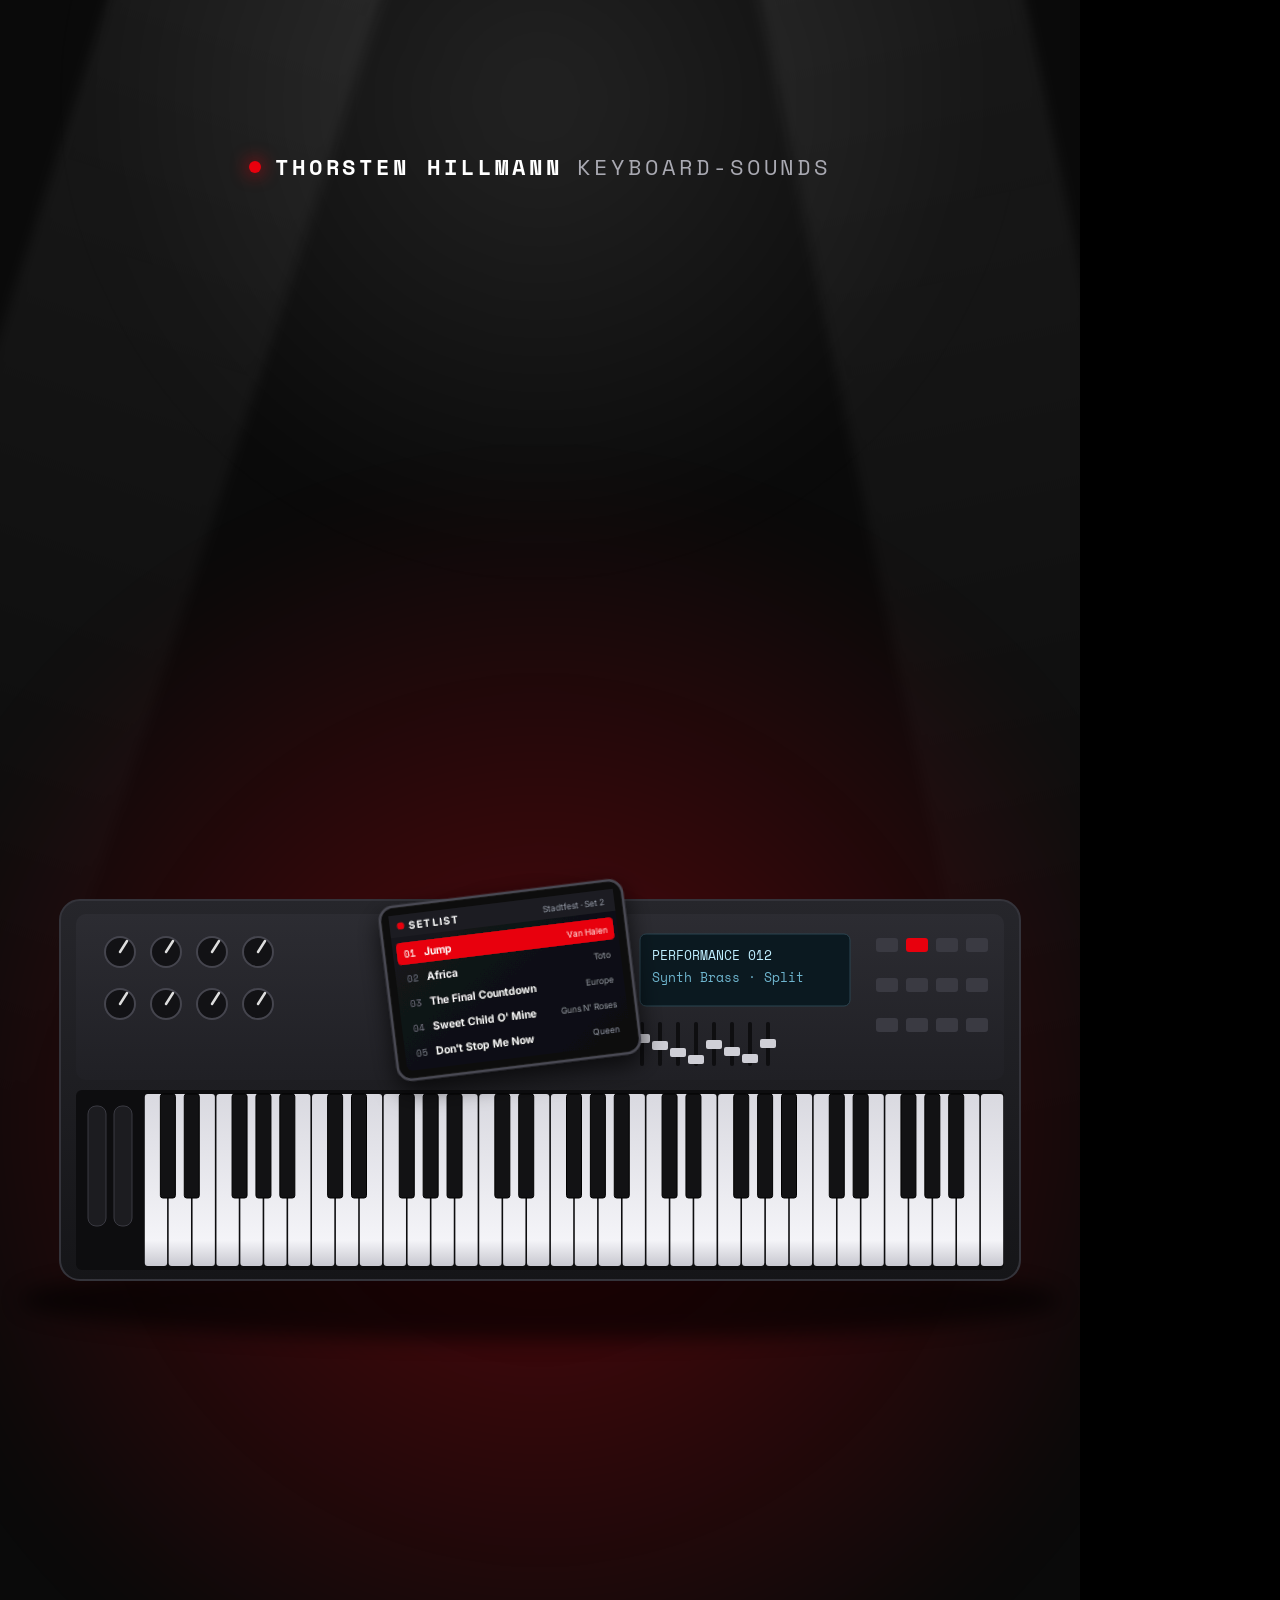
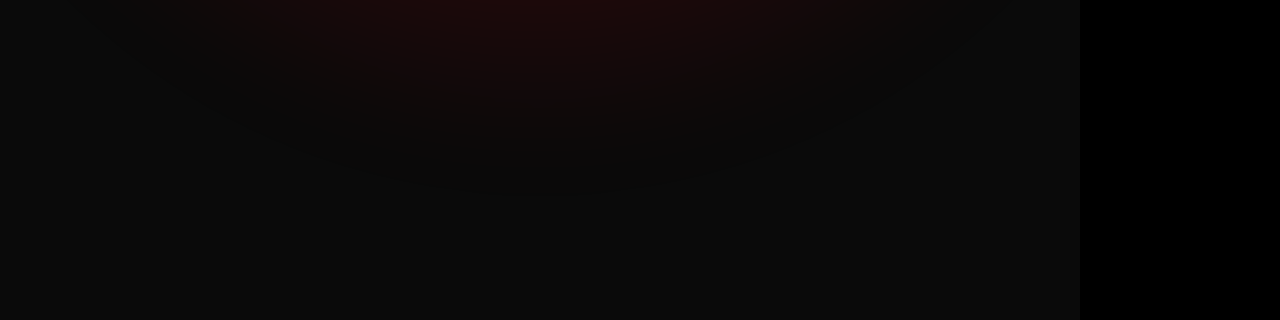
<file: werbevideo/tablet-halterung-spot-v2.html>
<!doctype html>
<html lang="de">
<head>
<meta charset="utf-8">
<title>Tablet-Halterung – Werbespot v2</title>
<meta name="viewport" content="width=device-width, initial-scale=1">
<!--
  Werbespot v2 "Tablet-Halterung" mit echtem Produkt-Rendering (halterung.png)
  ?f=v  1080x1920 (Reels/Shorts/TikTok)   ?f=h  1920x1080 (YouTube/Shop)   ?play  Echtzeit-Vorschau
  Rendern: node render.mjs v2
-->
<style>
@font-face{font-family:Syne;font-weight:800;src:url(fonts/syne-latin-800-normal.woff2) format("woff2")}
@font-face{font-family:"Space Mono";font-weight:400;src:url(fonts/space-mono-latin-400-normal.woff2) format("woff2")}
@font-face{font-family:"Space Mono";font-weight:700;src:url(fonts/space-mono-latin-700-normal.woff2) format("woff2")}
@font-face{font-family:Inter;font-weight:400;src:url(fonts/inter-latin-400-normal.woff2) format("woff2")}
@font-face{font-family:Inter;font-weight:600;src:url(fonts/inter-latin-600-normal.woff2) format("woff2")}

:root{--accent:#e8000d;--bg:#0a0a0a;--border:#2a2a2a;--text:#f0f0f0;--muted:#a9a9b2}
*{box-sizing:border-box;margin:0;padding:0}
html,body{background:#000;overflow:hidden}
#root{position:relative;overflow:hidden;background:var(--bg);color:var(--text);font-family:Inter,sans-serif}
.v #root{width:1080px;height:1920px}
.h #root{width:1920px;height:1080px}

.bg{position:absolute;inset:0;pointer-events:none}
.spot{position:absolute;border-radius:50%;filter:blur(40px)}
.s1{background:radial-gradient(circle,rgba(232,0,13,.33),rgba(232,0,13,0) 65%)}
.s2{background:radial-gradient(circle,rgba(255,255,255,.10),rgba(255,255,255,0) 60%)}
.v .s1{width:1400px;height:1400px;left:-160px;top:420px}
.v .s2{width:1100px;height:1100px;left:-10px;top:-450px}
.h .s1{width:1500px;height:1500px;left:800px;top:-260px}
.h .s2{width:1000px;height:1000px;left:-300px;top:-500px}
.beam{position:absolute;top:-200px;width:260px;height:1700px;background:linear-gradient(180deg,rgba(255,255,255,.07),rgba(255,255,255,0) 80%);transform-origin:50% 0;filter:blur(6px)}

.brand{position:absolute;font-family:"Space Mono",monospace;font-weight:700;letter-spacing:.18em;text-transform:uppercase;font-size:22px;color:#fff;display:flex;align-items:center;gap:14px}
.brand i{width:12px;height:12px;border-radius:50%;background:var(--accent);box-shadow:0 0 18px var(--accent)}
.brand span{color:var(--muted);font-weight:400}
.v .brand{left:0;right:0;justify-content:center;top:150px}
.h .brand{left:90px;top:70px}

.scene{position:absolute}
.v .scene{left:70px;right:70px;top:290px;text-align:center}
.h .scene{left:90px;width:760px;top:230px}
.kicker{font-family:"Space Mono",monospace;font-weight:700;color:var(--accent);text-transform:uppercase;letter-spacing:.14em;font-size:28px;margin-bottom:22px}
h1{font-family:Syne,sans-serif;font-weight:800;line-height:1.02;letter-spacing:-.01em}
.v h1{font-size:88px}
.h h1{font-size:80px}
h1 .w{display:inline-block}
h1 em{font-style:normal;color:var(--accent)}
.sub{color:var(--muted);line-height:1.32;margin-top:28px}
.v .sub{font-size:38px}
.h .sub{font-size:34px}
.sub b{color:#fff;font-weight:600}

.box{position:absolute;width:1000px;height:700px}
.v .box{left:40px;top:740px}
.h .box{left:890px;top:200px}
.layer{position:absolute;inset:0}
.clip{overflow:hidden;-webkit-mask-image:linear-gradient(180deg,transparent 0,#000 7%,#000 93%,transparent 100%)}
svg{display:block;width:100%;height:100%;overflow:visible}

/* Produkt */
#prodGlow{position:absolute;left:50px;top:40px;width:900px;height:620px;border-radius:50%;
  background:radial-gradient(ellipse at 50% 50%,rgba(150,152,165,.55),rgba(90,92,104,.25) 45%,rgba(40,40,48,0) 72%)}
#prodCam{position:absolute;left:50px;top:28px;width:900px;height:643px;transform-origin:50% 50%}
#prodCam img{position:absolute;inset:0;width:100%;height:100%}
#prodCam .shadow{position:absolute;border-radius:50%;background:radial-gradient(ellipse,rgba(0,0,0,.75),rgba(0,0,0,0) 70%)}

/* Callouts */
.dot{position:absolute;width:30px;height:30px;margin:-15px 0 0 -15px;border-radius:50%;background:var(--accent);box-shadow:0 0 0 6px rgba(232,0,13,.25),0 0 24px rgba(232,0,13,.9)}
.dot::after{content:"";position:absolute;inset:9px;border-radius:50%;background:#fff}
.ring{position:absolute;width:30px;height:30px;margin:-15px 0 0 -15px;border-radius:50%;border:3px solid var(--accent)}
.pill{position:absolute;white-space:nowrap;background:rgba(14,14,16,.92);border:2px solid var(--accent);color:#fff;border-radius:14px;padding:14px 22px;font-family:"Space Mono",monospace;font-weight:700;font-size:26px;display:flex;align-items:center;gap:16px;transform-origin:0 50%}
.pill svg{width:44px;height:44px;flex:none}

.brands{display:grid;gap:22px;align-content:center;grid-template-columns:1fr 1fr}
.v .brands{padding:0 40px}
.h .brands{padding:30px 60px}
.tile{border:2px solid var(--border);background:rgba(20,20,20,.85);border-radius:18px;height:104px;display:flex;align-items:center;justify-content:center;font-family:Syne,sans-serif;font-weight:800;font-size:32px;letter-spacing:.02em}
.brands .note{grid-column:1/-1;text-align:center;font-family:"Space Mono",monospace;font-size:28px;color:var(--muted);margin-top:8px}
.brands .note b{color:#fff}
.deg{font-family:Syne,sans-serif;font-weight:800;font-size:140px;fill:#fff}

.swatches{position:absolute;display:flex;gap:18px;left:0;right:0;justify-content:center;bottom:6px}
.sw{width:54px;height:54px;border-radius:50%;border:3px solid #333}
.sw.on{border-color:#fff;box-shadow:0 0 0 4px rgba(255,255,255,.15)}

.cta{position:absolute}
.v .cta{left:70px;right:70px;top:1170px;text-align:center}
.h .cta{left:90px;width:760px;top:690px}
.price{font-family:Syne,sans-serif;font-weight:800;line-height:1}
.v .price{font-size:132px}
.h .price{font-size:104px}
.price small{font-size:.38em;color:var(--muted);margin-right:.18em}
.facts{font-family:"Space Mono",monospace;font-size:28px;color:#fff;margin-top:18px}
.url{display:inline-block;white-space:nowrap;margin-top:34px;background:var(--accent);color:#fff;font-family:Syne,sans-serif;font-weight:800;font-size:46px;padding:20px 44px;border-radius:999px;box-shadow:0 10px 50px rgba(232,0,13,.45)}
.fine{font-size:20px;color:#77777f;margin-top:26px}
.h .facts{font-size:24px}
.h .url{font-size:40px;margin-top:24px;padding:16px 38px}
.h .fine{margin-top:16px}
.bar{position:absolute;left:0;bottom:0;height:6px;background:var(--accent)}
</style>
</head>
<body>
<div id="root">
  <div class="bg"><div class="spot s1"></div><div class="spot s2"></div><div class="beam" id="beam1"></div><div class="beam" id="beam2"></div></div>
  <div class="brand"><i></i>Thorsten Hillmann <span>Keyboard-Sounds</span></div>

  <div class="scene" data-a="0" data-b="3.3">
    <div class="kicker">Live auf der Bühne</div>
    <h1>Tablet auf dem <em>Keyboard?</em></h1>
    <p class="sub">Rutscht. Wackelt. Liegt im Weg.</p>
  </div>
  <div class="scene" data-a="3.3" data-b="6.6">
    <div class="kicker">Die Lösung</div>
    <h1>Die Tablet-<em>Halterung.</em></h1>
    <p class="sub"><b>Modellgenau konstruiert</b> für dein Keyboard.</p>
  </div>
  <div class="scene" data-a="6.6" data-b="9.9">
    <div class="kicker">Flexibel</div>
    <h1><em>Quer</em> oder <em>hoch.</em></h1>
    <p class="sub">Für <b>iPad</b> und <b>Samsung Galaxy Tab</b>.</p>
  </div>
  <div class="scene" data-a="9.9" data-b="13.2">
    <div class="kicker">Dein Blickwinkel</div>
    <h1><em>0°</em> oder <em>15°</em> Neigung.</h1>
    <p class="sub">Flach wie das Bedienfeld – oder angewinkelt für den <b>besseren Blick</b>.</p>
  </div>
  <div class="scene" data-a="13.2" data-b="16.5">
    <div class="kicker">Unauffällig</div>
    <h1>Fällt <em>kaum auf.</em></h1>
    <p class="sub">Gleiche Neigung wie das Bedienfeld – <b>nichts steht im Sichtfeld</b>.</p>
  </div>
  <div class="scene" data-a="16.5" data-b="19.8">
    <div class="kicker">Passend für</div>
    <h1>Dein <em>Keyboard.</em></h1>
    <p class="sub">Über <b>25 Modelle</b> von 8 Herstellern.</p>
  </div>
  <div class="scene" data-a="19.8" data-b="23.1">
    <div class="kicker">Personalisierbar</div>
    <h1>Deine <em>Farbe.</em> Dein <em>Name.</em></h1>
    <p class="sub">Mit Namen oder Keyboard-Schriftzug. <b>Weitere Farben</b> auf Anfrage.</p>
  </div>
  <div class="scene" data-a="23.1" data-b="99">
    <div class="kicker">Tablet-Halterung</div>
    <h1>Dein Tablet. <em>Fest im Griff.</em></h1>
    <p class="sub"><b>Im 3D-Druck gefertigt</b> – vom Keyboarder für Keyboarder.</p>
  </div>

  <div class="box">
    <!-- Hook: Keyboard-Illustration mit losem Tablet -->
    <svg id="ill" class="layer" viewBox="0 0 1000 700">
      <defs>
        <linearGradient id="gBody" x1="0" y1="0" x2="0" y2="1"><stop offset="0" stop-color="#26262b"/><stop offset="1" stop-color="#151518"/></linearGradient>
        <linearGradient id="gPanel" x1="0" y1="0" x2="0" y2="1"><stop offset="0" stop-color="#2c2c32"/><stop offset="1" stop-color="#202025"/></linearGradient>
        <linearGradient id="gScreen" x1="0" y1="0" x2="1" y2="1"><stop offset="0" stop-color="#14161c"/><stop offset="1" stop-color="#0b0c10"/></linearGradient>
        <linearGradient id="gWhite" x1="0" y1="0" x2="0" y2="1"><stop offset="0" stop-color="#d9d9e0"/><stop offset=".85" stop-color="#f4f4f8"/><stop offset="1" stop-color="#c8c8d0"/></linearGradient>
        <filter id="glow" x="-50%" y="-50%" width="200%" height="200%"><feGaussianBlur stdDeviation="10"/></filter>
        <filter id="shadow" x="-30%" y="-30%" width="160%" height="160%"><feDropShadow dx="0" dy="10" stdDeviation="12" flood-color="#000" flood-opacity=".7"/></filter>
      </defs>
      <g id="cam">
        <ellipse cx="500" cy="650" rx="520" ry="40" fill="#000" opacity=".6" filter="url(#glow)"/>
        <rect x="20" y="250" width="960" height="380" rx="20" fill="url(#gBody)" stroke="#34343b" stroke-width="2"/>
        <rect x="36" y="264" width="928" height="166" rx="10" fill="url(#gPanel)"/>
        <g id="panel"></g>
        <rect x="36" y="440" width="928" height="180" rx="6" fill="#0d0d0f"/>
        <g id="keys"></g>
        <g id="tab" filter="url(#shadow)">
          <rect x="-122" y="-87" width="244" height="174" rx="14" fill="#0c0c0e" stroke="#4a4a52" stroke-width="2.5"/>
          <rect x="-113" y="-78" width="226" height="156" rx="6" fill="url(#gScreen)"/>
          <g font-family="Inter, sans-serif">
            <rect x="-113" y="-78" width="226" height="22" fill="#1b1d24"/>
            <circle cx="-102" cy="-67" r="3.5" fill="#e8000d"/>
            <text x="-94" y="-63" font-size="10" font-weight="800" fill="#fff" letter-spacing="1.2">SETLIST</text>
            <text x="103" y="-63" font-size="8.5" fill="#8b8f9a" text-anchor="end">Stadtfest · Set 2</text>
            <g id="setRows"></g>
          </g>
        </g>
      </g>
    </svg>

    <!-- Produkt (echtes Rendering) -->
    <div id="prod" class="layer clip" style="opacity:0">
      <div id="prodGlow"></div>
      <div id="prodCam">
        <div class="shadow" style="left:41%;top:89%;width:12%;height:7%"></div>
        <div class="shadow" style="left:90%;top:80%;width:11%;height:7%"></div>
        <div class="shadow" style="left:-1%;top:28%;width:10%;height:6%"></div>
        <div class="shadow" style="left:46%;top:25%;width:14%;height:6%"></div>
        <img id="pBlack" src="halterung.png" alt="">
        <img id="pRot" src="halterung-rot.png" alt="" style="opacity:0">
        <img id="pBlau" src="halterung-blau.png" alt="" style="opacity:0">
        <img id="pGelb" src="halterung-gelb.png" alt="" style="opacity:0">
      </div>
      <svg id="leaders" class="layer" viewBox="0 0 1000 700"></svg>
      <div id="callouts" class="layer"></div>
      <div class="swatches" id="swatches" style="opacity:0">
        <div class="sw" style="background:#1d1d20"></div><div class="sw" style="background:#cd161e"></div><div class="sw" style="background:#1e55c8"></div><div class="sw" style="background:#ebb919"></div>
      </div>
    </div>

    <!-- Seitenansicht: Neigung -->
    <svg id="angle" class="layer" viewBox="0 0 1000 700" style="opacity:0">
      <g transform="translate(0,30)">
        <g transform="translate(110,170)"><path d="M-34 0 Q0 -26 34 0 Q0 26 -34 0Z" fill="none" stroke="#fff" stroke-width="4"/><circle r="10" fill="#fff"/></g>
        <line id="sight" x1="150" y1="180" x2="600" y2="380" stroke="#e8000d" stroke-width="3" stroke-dasharray="10 10" opacity=".9"/>
        <path d="M150 560 L150 470 L420 470 L430 455 L860 420 L860 560 Z" fill="#202025" stroke="#3a3a42" stroke-width="3" stroke-linejoin="round"/>
        <rect x="160" y="458" width="250" height="14" rx="3" fill="#e9e9ef"/>
        <rect x="140" y="560" width="40" height="14" rx="3" fill="#2b2b30"/>
        <rect x="830" y="560" width="40" height="14" rx="3" fill="#2b2b30"/>
        <g transform="translate(470,451.7) rotate(-4.66)">
          <path id="wedge" d="M0 0 L0 0 Z" fill="#33333a" stroke="#55555f" stroke-width="2.5" stroke-linejoin="round"/>
          <g id="tabSide">
            <rect x="-4" y="-22" width="14" height="22" rx="3" fill="#33333a" stroke="#55555f" stroke-width="2.5"/>
            <rect x="6" y="-14" width="320" height="12" rx="5" fill="#0c0c0e" stroke="#6a6a74" stroke-width="2.5"/>
          </g>
          <path id="arc" d="" fill="none" stroke="#e8000d" stroke-width="4"/>
        </g>
        <text id="degLbl" class="deg" x="880" y="250" text-anchor="end">0°</text>
        <text id="degSub" x="880" y="300" text-anchor="end" font-family="Space Mono, monospace" font-size="26" fill="#a9a9b2">wie das Bedienfeld</text>
      </g>
    </svg>

    <div class="layer brands" id="brands" style="opacity:0">
      <div class="tile">YAMAHA</div><div class="tile">KORG</div>
      <div class="tile">NORD</div><div class="tile">ROLAND</div>
      <div class="tile">HAMMOND</div><div class="tile">ARTURIA</div>
      <div class="tile">KURZWEIL</div><div class="tile">STUDIOLOGIC</div>
      <div class="note">Modell nicht dabei? <b>Einfach anfragen.</b></div>
    </div>
  </div>

  <div class="cta" id="cta" style="opacity:0">
    <div class="price"><small>ab</small>32&nbsp;€</div>
    <div class="facts">inkl. Versand* · Lieferung 3–7 Tage</div>
    <div class="url">keyboard-sounds.com</div>
    <div class="fine">*außer Schweiz. Abbildung: Beispielmodell.</div>
  </div>
  <div class="bar" id="bar"></div>
</div>

<script>
const F = new URLSearchParams(location.search).get('f') === 'h' ? 'h' : 'v';
document.documentElement.className = F;
const isV = F === 'v';
const DURATION = 28;
window.DURATION = DURATION;

const clamp = (x, a = 0, b = 1) => Math.min(b, Math.max(a, x));
const prog = (t, a, b) => clamp((t - a) / (b - a));
const lerp = (a, b, x) => a + (b - a) * x;
const eo = x => 1 - Math.pow(1 - x, 3);
const ei = x => x * x * x;
const eio = x => x < .5 ? 4 * x * x * x : 1 - Math.pow(-2 * x + 2, 3) / 2;
const back = x => { const c1 = 1.70158, c3 = c1 + 1; return 1 + c3 * Math.pow(x - 1, 3) + c1 * Math.pow(x - 1, 2); };
const $ = s => document.querySelector(s);
const NS = 'http://www.w3.org/2000/svg';
const el = (tag, attrs, parent) => { const e = document.createElementNS(NS, tag); for (const k in attrs) e.setAttribute(k, attrs[k]); parent && parent.appendChild(e); return e; };
const fade = (t, a, b, inD = .35, outD = .35) => eo(prog(t, a, a + inD)) * (1 - eo(prog(t, b - outD, b)));
function kf(keys, t, ease = eio) {
  if (t <= keys[0][0]) return keys[0].slice(1);
  for (let i = 0; i < keys.length - 1; i++) {
    const [a, ...va] = keys[i], [b, ...vb] = keys[i + 1];
    if (t <= b) { const x = ease(prog(t, a, b)); return va.map((v, j) => lerp(v, vb[j], x)); }
  }
  return keys[keys.length - 1].slice(1);
}

// ---------- Keyboard-Illustration (nur Hook) ----------
(function () {
  const g = $('#keys');
  el('rect', { x: 48, y: 456, width: 18, height: 120, rx: 8, fill: '#1c1c20', stroke: '#3a3a42' }, g);
  el('rect', { x: 74, y: 456, width: 18, height: 120, rx: 8, fill: '#1c1c20', stroke: '#3a3a42' }, g);
  const x0 = 104, w = 860 / 36;
  for (let i = 0; i < 36; i++) el('rect', { x: x0 + i * w + .8, y: 444, width: w - 1.6, height: 172, rx: 3, fill: 'url(#gWhite)' }, g);
  for (let i = 0; i < 35; i++) if ([0, 1, 3, 4, 5].includes(i % 7)) el('rect', { x: x0 + (i + 1) * w - 7.5, y: 444, width: 15, height: 104, rx: 2.5, fill: '#121214', stroke: '#000' }, g);
  const p = $('#panel');
  for (let r = 0; r < 2; r++) for (let c = 0; c < 4; c++) {
    el('circle', { cx: 80 + c * 46, cy: 302 + r * 52, r: 15, fill: '#121215', stroke: '#45454e', 'stroke-width': 2 }, p);
    el('line', { x1: 80 + c * 46, y1: 302 + r * 52, x2: 87 + c * 46, y2: 291 + r * 52, stroke: '#ddd', 'stroke-width': 2.5, 'stroke-linecap': 'round' }, p);
  }
  for (let c = 0; c < 8; c++) { el('rect', { x: 600 + c * 18, y: 372, width: 4, height: 44, rx: 2, fill: '#0e0e10' }, p); el('rect', { x: 594 + c * 18, y: 384 + (c * 7) % 22, width: 16, height: 9, rx: 2, fill: '#cfcfd6' }, p); }
  el('rect', { x: 600, y: 284, width: 210, height: 72, rx: 6, fill: '#0b1920', stroke: '#2b4450' }, p);
  ['PERFORMANCE 012', 'Synth Brass  ·  Split'].forEach((s, i) => { el('text', { x: 612, y: 310 + i * 22, 'font-family': 'Space Mono, monospace', 'font-size': 13, fill: i ? '#6fb6cf' : '#bfefff' }, p).textContent = s; });
  for (let r = 0; r < 3; r++) for (let c = 0; c < 4; c++) el('rect', { x: 836 + c * 30, y: 288 + r * 40, width: 22, height: 14, rx: 3, fill: (r === 0 && c === 1) ? '#e8000d' : '#3a3a42' }, p);
  const songs = [['01', 'Jump', 'Van Halen'], ['02', 'Africa', 'Toto'], ['03', 'The Final Countdown', 'Europe'], ['04', 'Sweet Child O\' Mine', 'Guns N\' Roses'], ['05', 'Don\'t Stop Me Now', 'Queen']];
  const sr = $('#setRows');
  songs.forEach((s, i) => {
    const y = -48 + i * 25;
    if (i === 0) el('rect', { x: -109, y: y - 2, width: 218, height: 22, rx: 4, fill: '#e8000d' }, sr);
    el('text', { x: -102, y: y + 13, 'font-size': 9, 'font-family': 'Space Mono, monospace', fill: i ? '#6c707b' : '#fff' }, sr).textContent = s[0];
    el('text', { x: -82, y: y + 13, 'font-size': 10.5, 'font-weight': 800, fill: '#fff' }, sr).textContent = s[1];
    el('text', { x: 103, y: y + 13, 'font-size': 8.5, 'text-anchor': 'end', fill: i ? '#8b8f9a' : '#ffd9db' }, sr).textContent = s[2];
  });
})();

// Überschriften wortweise
document.querySelectorAll('.scene h1').forEach(h => {
  const walk = n => [...n.childNodes].forEach(c => {
    if (c.nodeType === 3) {
      const frag = document.createDocumentFragment();
      c.textContent.split(/(\s+)/).forEach(p => { if (!p) return; if (/^\s+$/.test(p)) frag.appendChild(document.createTextNode(p)); else { const s = document.createElement('span'); s.className = 'w'; s.textContent = p; frag.appendChild(s); } });
      c.replaceWith(frag);
    } else walk(c);
  });
  walk(h);
});
const scenes = [...document.querySelectorAll('.scene')].map(n => ({ n, a: +n.dataset.a, b: +n.dataset.b, words: [...n.querySelectorAll('.w')], kick: n.querySelector('.kicker'), sub: n.querySelector('.sub') }));
const tiles = [...document.querySelectorAll('#brands .tile, #brands .note')];

// ---------- Callouts auf dem Produkt ----------
// Punkte in normierten Bildkoordinaten (0..1) von halterung.png
const PW = 900, PH = 643, PX = 50, PY = 28;   // Lage von #prodCam in der Box
const TABLET_ICON = '<svg viewBox="0 0 44 44"><g id="ICON"><rect x="6" y="11" width="32" height="22" rx="4" fill="none" stroke="#fff" stroke-width="3"/><circle cx="34" cy="22" r="1.6" fill="#fff"/></g></svg>';
const CALLOUTS = [
  { a: 7.0, b: 9.75, pts: [[0.06, 0.19], [0.757, 0.10]], label: 'Verstellbare Seitenteile', icon: true, lx: .5, ly: .52 },
  { a: 3.9, b: 6.45, pts: [[0.31, 0.47]], label: 'Im 3D-Druck gefertigt', lx: .14, ly: .78 },
  { a: 13.6, b: 16.35, pts: [[0.483, 0.88], [0.965, 0.79]], label: 'Modellgenau für dein Keyboard', lx: .5, ly: .2 },
];
const coLayer = $('#callouts'), leaders = $('#leaders');
CALLOUTS.forEach(c => {
  c.dots = c.pts.map(() => { const d = document.createElement('div'); d.className = 'dot'; coLayer.appendChild(d); const r = document.createElement('div'); r.className = 'ring'; coLayer.appendChild(r); return [d, r]; });
  c.lines = c.pts.map(() => el('line', { stroke: '#e8000d', 'stroke-width': 3 }, leaders));
  c.pill = document.createElement('div'); c.pill.className = 'pill';
  c.pill.innerHTML = (c.icon ? TABLET_ICON : '') + '<span>' + c.label + '</span>';
  coLayer.appendChild(c.pill);
});

// Kamera auf dem Produkt [t, fokusX, fokusY, zoom]
const PCAM = [
  [3.3, .5, .5, .88], [6.4, .5, .5, 1.0],
  [6.9, .41, .2, 1.32], [9.7, .42, .22, 1.38],
  [13.2, .7, .76, 1.45], [16.3, .7, .74, 1.52],
  [19.8, .5, .5, .95], [23.0, .5, .5, 1.02],
  [23.9, .5, .5, isV ? .62 : .82], [28, .5, .5, isV ? .66 : .86],
];
function toBox(px, py, cam) {
  const [fx, fy, z] = cam;
  return [500 + (px - fx) * PW * z, (PY + PH / 2) + (py - fy) * PH * z];
}

function seek(t) {
  $('#beam1').style.cssText = `left:${isV ? 180 : 1100}px;transform:rotate(${18 + Math.sin(t * .6) * 5}deg)`;
  $('#beam2').style.cssText = `left:${isV ? 720 : 1650}px;transform:rotate(${-16 + Math.sin(t * .5 + 1) * 5}deg)`;

  for (const s of scenes) {
    const vis = t >= s.a - .01 && t < s.b;
    s.n.style.visibility = vis ? 'visible' : 'hidden';
    if (!vis) continue;
    const out = s.b > 90 ? 0 : eo(prog(t, s.b - .35, s.b));
    s.n.style.opacity = 1 - out;
    s.n.style.transform = `translateY(${-30 * out}px)`;
    const k = eo(prog(t, s.a + .05, s.a + .5));
    s.kick.style.opacity = k; s.kick.style.transform = `translateY(${(1 - k) * 20}px)`;
    s.words.forEach((w, i) => { const x = eo(prog(t, s.a + .12 + i * .08, s.a + .62 + i * .08)); w.style.opacity = x; w.style.transform = `translateY(${(1 - x) * 60}px)`; });
    if (s.sub) { const x = eo(prog(t, s.a + .55, s.a + 1.05)); s.sub.style.opacity = x; s.sub.style.transform = `translateY(${(1 - x) * 24}px)`; }
  }

  // Ebenen
  const illOp = 1 - eo(prog(t, 3.0, 3.5));
  $('#ill').style.opacity = illOp;
  $('#ill').style.transform = `scale(${lerp(1, .9, eo(prog(t, 3.0, 3.5)))})`;
  const prodOp = fade(t, 3.3, 9.95, .5) + fade(t, 13.1, 16.6) + fade(t, 19.7, 99);
  const prod = $('#prod');
  prod.style.opacity = clamp(prodOp);
  // Am Ende (CTA) im Hochformat nach oben schieben, damit Preis & URL Platz haben
  const up = eo(prog(t, 23.1, 24.0));
  prod.style.transform = `translateY(${(isV ? -150 : -40) * up}px)`;
  $('#angle').style.opacity = fade(t, 9.95, 13.2);
  $('#brands').style.opacity = fade(t, 16.5, 19.8, .3, .3);
  tiles.forEach((n, i) => { const x = back(prog(t, 16.65 + i * .1, 17.05 + i * .1)); n.style.opacity = clamp(x * 1.2); n.style.transform = `scale(${lerp(.7, 1, x)})`; });

  // Hook: Tablet rutscht
  const slip = ei(prog(t, 1.5, 2.8));
  let tx = lerp(470, 560, slip) + Math.sin(t * 11) * 3 * (1 - slip);
  let ty = lerp(330, 470, slip) + Math.sin(t * 8.3) * 2 * (1 - slip);
  let tr = lerp(-7, 9, slip) + Math.sin(t * 6.1) * 2.2 * (1 - slip);
  if (t > 2.8) { const b = prog(t, 2.8, 3.1); tr += Math.sin(b * Math.PI * 3) * 2 * (1 - b); }
  $('#tab').setAttribute('transform', `translate(${tx} ${ty}) rotate(${tr})`);
  const cz = lerp(1, 1.12, eio(prog(t, 0, 3.2)));
  $('#cam').setAttribute('transform', `translate(500 350) scale(${cz}) translate(-500 -440)`);

  // Produkt-Reveal & Kamera
  const cam = kf(PCAM, t);
  const [fx, fy, z] = cam;
  const rev = eo(prog(t, 3.3, 4.3));
  const pc = $('#prodCam');
  pc.style.transform = `translate(${-(fx - .5) * PW * z}px, ${-(fy - .5) * PH * z + (1 - rev) * 60}px) scale(${z})`;
  const flash = Math.exp(-Math.pow((t - 3.9) / .35, 2));
  const rim = .35 + .65 * flash;
  pc.querySelectorAll('img').forEach(i => i.style.filter = `brightness(${1 + 1.1 * flash}) drop-shadow(0 0 ${10 + 20 * flash}px rgba(232,0,13,${rim}))`);
  $('#prodGlow').style.transform = `scale(${lerp(.6, 1, rev)})`;
  $('#prodGlow').style.opacity = rev;

  // Farbwechsel (Szene 7)
  const colors = ['#pRot', '#pBlau', '#pGelb'];
  const cs = [[20.6, 21.3], [21.3, 22.0], [22.0, 22.7]];
  colors.forEach((id, i) => {
    const [a, b] = cs[i];
    $(id).style.opacity = eio(prog(t, a - .25, a)) * (1 - eio(prog(t, b - .25, b)));
  });
  const sw = fade(t, 20.2, 23.0);
  $('#swatches').style.opacity = sw;
  const active = t < 20.6 - .12 ? 0 : t < 21.3 - .12 ? 1 : t < 22.0 - .12 ? 2 : t < 22.7 - .12 ? 3 : 0;
  document.querySelectorAll('.sw').forEach((n, i) => n.classList.toggle('on', i === active));

  // Callouts
  CALLOUTS.forEach(c => {
    const vis = fade(t, c.a, c.b, .4, .3);
    const lp = [500 + (c.lx - .5) * 1000 * .72, 700 * c.ly];
    c.pts.forEach((p, i) => {
      const [x, y] = toBox(p[0], p[1], cam);
      const pop = back(prog(t, c.a + i * .12, c.a + .45 + i * .12));
      const [d, r] = c.dots[i];
      d.style.left = x + 'px'; d.style.top = y + 'px'; d.style.opacity = vis; d.style.transform = `scale(${pop})`;
      const ph = ((t - c.a) * 1.2) % 1;
      r.style.left = x + 'px'; r.style.top = y + 'px'; r.style.opacity = vis * (1 - ph); r.style.transform = `scale(${1 + ph * 1.8})`;
      const ln = c.lines[i];
      const draw = eo(prog(t, c.a + .3, c.a + .8));
      ln.setAttribute('x1', x); ln.setAttribute('y1', y);
      ln.setAttribute('x2', lerp(x, lp[0], draw)); ln.setAttribute('y2', lerp(y, lp[1], draw));
      ln.setAttribute('opacity', vis);
    });
    const pp = back(prog(t, c.a + .6, c.a + 1.0));
    c.pill.style.opacity = vis * clamp(pp * 1.3);
    const pw = c.pill.offsetWidth, ph2 = c.pill.offsetHeight;
    c.pill.style.left = clamp(lp[0] - pw / 2, 10, 990 - pw) + 'px';
    c.pill.style.top = (lp[1] - ph2 / 2) + 'px';
    c.pill.style.transform = `scale(${lerp(.8, 1, clamp(pp))})`;
    if (c.icon) {
      const rot = 90 * (eio(prog(t, c.a + 1.0, c.a + 1.5)) - eio(prog(t, c.a + 2.0, c.a + 2.5)));
      c.pill.querySelector('#ICON').setAttribute('transform', `rotate(${rot} 22 22)`);
    }
  });

  // Neigung
  const ang = 15 * eio(prog(t, 11.05, 11.8));
  $('#tabSide').setAttribute('transform', `rotate(${-ang} 6 -8)`);
  const rad = ang * Math.PI / 180;
  const ex = 6 + 300 * Math.cos(rad), ey = -8 - 300 * Math.sin(rad);
  $('#wedge').setAttribute('d', ang > .3 ? `M6 0 L${ex.toFixed(1)} 0 L${ex.toFixed(1)} ${(ey + 4).toFixed(1)} Z` : 'M0 0 L0 0 Z');
  const R = 120, ax = 6 + R * Math.cos(rad), ay = -8 - R * Math.sin(rad);
  $('#arc').setAttribute('d', ang > .5 ? `M${6 + R} -8 A${R} ${R} 0 0 0 ${ax.toFixed(1)} ${ay.toFixed(1)}` : '');
  $('#degLbl').textContent = Math.round(ang) + '°';
  $('#degSub').textContent = ang < 7 ? 'wie das Bedienfeld' : 'angewinkelt';
  $('#sight').setAttribute('x2', lerp(600, 610, ang / 15)); $('#sight').setAttribute('y2', lerp(392, 360, ang / 15));

  // CTA
  const c = eo(prog(t, 23.7, 24.3));
  const cta = $('#cta');
  cta.style.opacity = c; cta.style.transform = `translateY(${(1 - c) * 40}px)`;
  cta.querySelector('.url').style.transform = `scale(${1 + .035 * Math.max(0, Math.sin((t - 24.6) * 3.2)) * (t > 24.6 ? 1 : 0)})`;
  $('#bar').style.width = (100 * t / DURATION) + '%';
}
window.seek = seek;
const imgs = [...document.images].map(i => i.decode().catch(() => {}));
window.ready = Promise.all([document.fonts.ready, ...imgs]).then(() => { seek(0); return true; });
if (new URLSearchParams(location.search).has('play')) {
  window.ready.then(() => { const t0 = performance.now(); const loop = () => { seek(((performance.now() - t0) / 1000) % DURATION); requestAnimationFrame(loop); }; requestAnimationFrame(loop); });
}
</script>
</body>
</html>
</file>
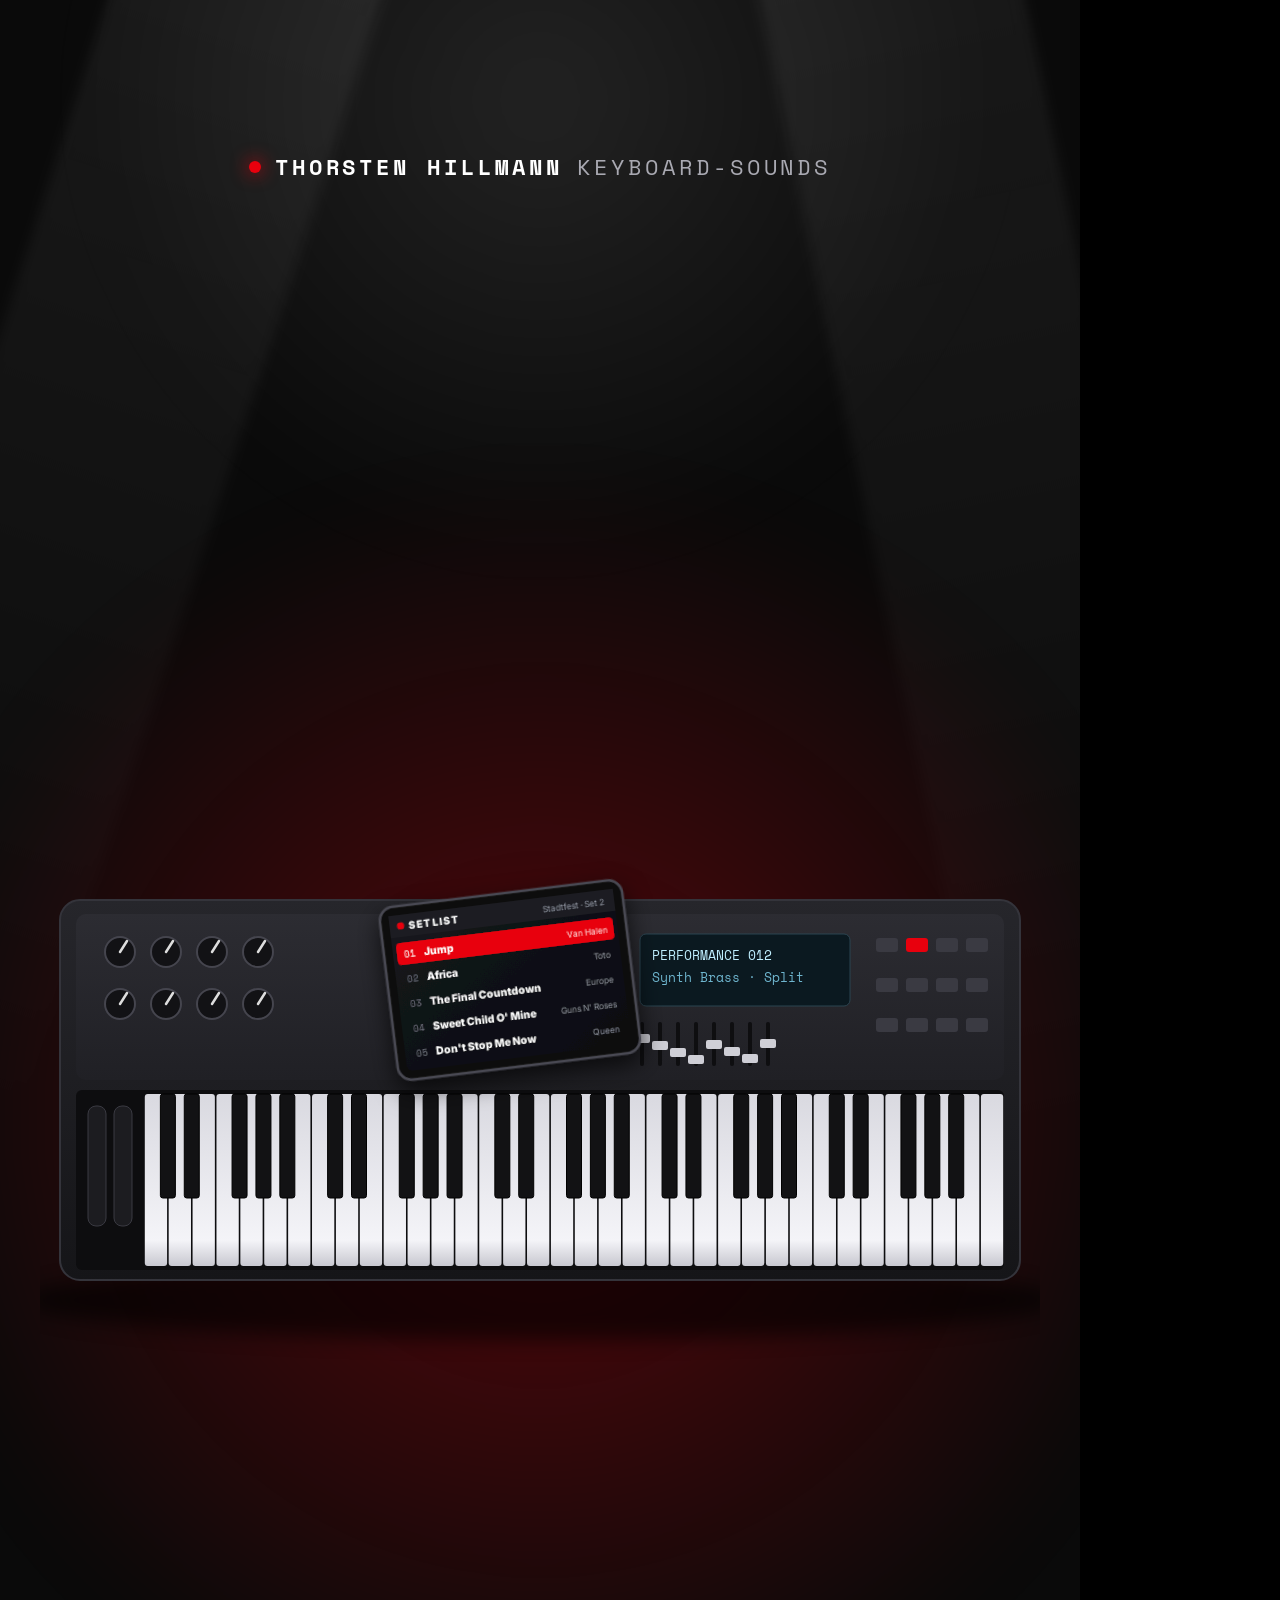
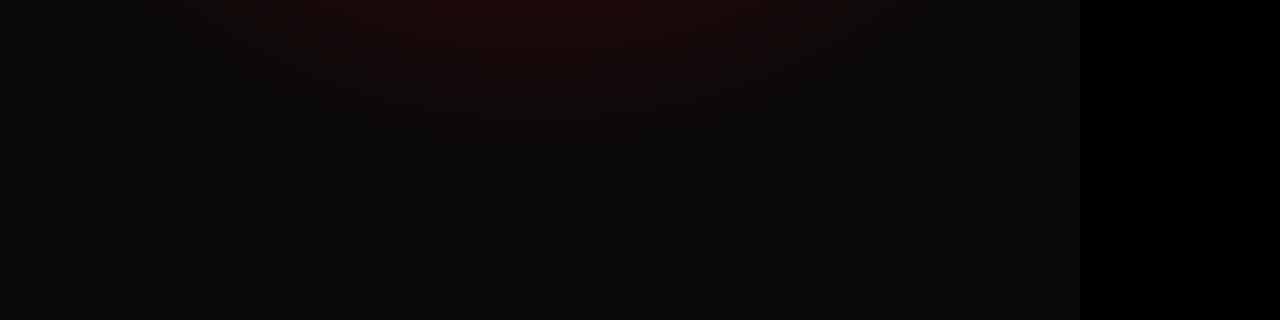
<file: werbevideo/tablet-halterung-spot.html>
<!doctype html>
<html lang="de">
<head>
<meta charset="utf-8">
<title>Tablet-Halterung – Werbespot</title>
<meta name="viewport" content="width=device-width, initial-scale=1">
<!--
  Werbespot "Tablet-Halterung" – Thorsten Hillmann Keyboard-Sounds
  Format über URL wählen:  ?f=v  (1080x1920, Reels/Shorts/TikTok)
                           ?f=h  (1920x1080, YouTube/Shop)
  Vorschau im Browser:     ?play  (spielt die Animation in Echtzeit ab)
  Rendern:                 node render.mjs  (Frame für Frame über window.seek(t))
-->
<style>
@font-face{font-family:Syne;font-weight:700;src:url(fonts/syne-latin-700-normal.woff2) format("woff2")}
@font-face{font-family:Syne;font-weight:800;src:url(fonts/syne-latin-800-normal.woff2) format("woff2")}
@font-face{font-family:"Space Mono";font-weight:400;src:url(fonts/space-mono-latin-400-normal.woff2) format("woff2")}
@font-face{font-family:"Space Mono";font-weight:700;src:url(fonts/space-mono-latin-700-normal.woff2) format("woff2")}
@font-face{font-family:Inter;font-weight:400;src:url(fonts/inter-latin-400-normal.woff2) format("woff2")}
@font-face{font-family:Inter;font-weight:600;src:url(fonts/inter-latin-600-normal.woff2) format("woff2")}
@font-face{font-family:Inter;font-weight:800;src:url(fonts/inter-latin-800-normal.woff2) format("woff2")}

:root{
  --accent:#e8000d; --bg:#0a0a0a; --surface:#141414; --border:#2a2a2a;
  --text:#f0f0f0; --muted:#a9a9b2;
}
*{box-sizing:border-box;margin:0;padding:0}
html,body{background:#000;overflow:hidden}
#root{position:relative;overflow:hidden;background:var(--bg);color:var(--text);font-family:Inter,sans-serif}
.v #root{width:1080px;height:1920px}
.h #root{width:1920px;height:1080px}

/* Bühnenlicht */
.bg{position:absolute;inset:0;pointer-events:none}
.bg .spot{position:absolute;border-radius:50%;filter:blur(40px)}
.bg .s1{background:radial-gradient(circle,rgba(232,0,13,.35),rgba(232,0,13,0) 65%)}
.bg .s2{background:radial-gradient(circle,rgba(255,255,255,.10),rgba(255,255,255,0) 60%)}
.v .bg .s1{width:1400px;height:1400px;left:-160px;top:420px}
.v .bg .s2{width:1100px;height:1100px;left:-10px;top:-450px}
.h .bg .s1{width:1500px;height:1500px;left:800px;top:-260px}
.h .bg .s2{width:1000px;height:1000px;left:-300px;top:-500px}
.beam{position:absolute;top:-200px;width:260px;height:1700px;background:linear-gradient(180deg,rgba(255,255,255,.07),rgba(255,255,255,0) 80%);transform-origin:50% 0;filter:blur(6px)}

/* Marke */
.brand{position:absolute;font-family:"Space Mono",monospace;font-weight:700;letter-spacing:.18em;text-transform:uppercase;font-size:22px;color:#fff;display:flex;align-items:center;gap:14px}
.brand i{width:12px;height:12px;border-radius:50%;background:var(--accent);box-shadow:0 0 18px var(--accent)}
.brand span{color:var(--muted);font-weight:400}
.v .brand{left:0;right:0;justify-content:center;top:150px}
.h .brand{left:90px;top:70px}

/* Szenentexte */
.scene{position:absolute}
.v .scene{left:70px;right:70px;top:290px;text-align:center}
.h .scene{left:90px;width:760px;top:230px}
.kicker{font-family:"Space Mono",monospace;font-weight:700;color:var(--accent);text-transform:uppercase;letter-spacing:.14em;font-size:28px;margin-bottom:22px}
h1{font-family:Syne,sans-serif;font-weight:800;line-height:1.02;letter-spacing:-.01em}
.v h1{font-size:88px}
.h h1{font-size:80px}
h1 .w{display:inline-block;will-change:transform,opacity}
h1 em{font-style:normal;color:var(--accent)}
.sub{color:var(--muted);line-height:1.32;margin-top:28px}
.v .sub{font-size:38px}
.h .sub{font-size:34px}
.h .url{font-size:40px;margin-top:24px;padding:16px 38px}
.h .facts{font-size:24px}
.h .fine{margin-top:16px}
.sub b{color:#fff;font-weight:600}

/* Bildbühne (Illustration / Neigung / Marken) */
.box{position:absolute;width:1000px;height:700px;overflow:hidden;-webkit-mask-image:linear-gradient(180deg,transparent 0,#000 7%,#000 93%,transparent 100%);mask-image:linear-gradient(180deg,transparent 0,#000 7%,#000 93%,transparent 100%)}
.v .box{left:40px;top:740px}
.h .box{left:890px;top:200px}
.box > *{position:absolute;inset:0}
svg{display:block;width:100%;height:100%;overflow:visible}

/* Markenkacheln */
.brands{display:grid;gap:22px;align-content:center}
.v .brands{grid-template-columns:1fr 1fr;padding:0 40px}
.h .brands{grid-template-columns:1fr 1fr;padding:30px 60px}
.tile{border:2px solid var(--border);background:rgba(20,20,20,.85);border-radius:18px;height:112px;display:flex;align-items:center;justify-content:center;font-family:Syne,sans-serif;font-weight:800;font-size:32px;letter-spacing:.02em}
.h .tile{height:104px}
.tile.req{border-style:dashed;border-color:var(--accent);color:var(--accent);font-family:"Space Mono",monospace;font-size:26px;font-weight:700;letter-spacing:.04em;text-align:center;line-height:1.2}
.brands .note{grid-column:1/-1;text-align:center;font-family:"Space Mono",monospace;font-size:28px;color:var(--muted);margin-top:8px}
.brands .note b{color:#fff}

/* Neigungs-Label */
.deg{font-family:Syne,sans-serif;font-weight:800;font-size:140px;fill:#fff}

/* CTA */
.cta{position:absolute}
.v .cta{left:70px;right:70px;top:1170px;text-align:center}
.h .cta{left:90px;width:760px;top:690px}
.price{font-family:Syne,sans-serif;font-weight:800;line-height:1}
.v .price{font-size:132px}
.h .price{font-size:104px}
.price small{font-size:.38em;color:var(--muted);font-weight:700;margin-right:.18em}
.facts{font-family:"Space Mono",monospace;font-size:28px;color:#fff;margin-top:18px;letter-spacing:.02em}
.url{display:inline-block;white-space:nowrap;margin-top:34px;background:var(--accent);color:#fff;font-family:Syne,sans-serif;font-weight:800;font-size:46px;padding:20px 44px;border-radius:999px;box-shadow:0 10px 50px rgba(232,0,13,.45)}
.fine{font-family:Inter,sans-serif;font-size:20px;color:#77777f;margin-top:26px}

/* Fortschritt */
.bar{position:absolute;left:0;height:6px;background:var(--accent)}
.v .bar{bottom:0}
.h .bar{bottom:0}
</style>
</head>
<body>
<div id="root">
  <div class="bg">
    <div class="spot s1"></div><div class="spot s2"></div>
    <div class="beam" id="beam1"></div><div class="beam" id="beam2"></div>
  </div>

  <div class="brand"><i></i>Thorsten Hillmann <span>Keyboard-Sounds</span></div>

  <!-- Szene 1: Hook -->
  <div class="scene" data-a="0" data-b="3.3">
    <div class="kicker">Live auf der Bühne</div>
    <h1>Tablet auf dem <em>Keyboard?</em></h1>
    <p class="sub">Rutscht. Wackelt. Liegt im Weg.</p>
  </div>
  <!-- Szene 2: Lösung -->
  <div class="scene" data-a="3.3" data-b="6.7">
    <div class="kicker">Die Lösung</div>
    <h1>Ab in die <em>Halterung.</em></h1>
    <p class="sub">Passgenau für dein Keyboard. <b>Gleiche Neigung wie das Bedienfeld</b> – fällt kaum auf.</p>
  </div>
  <!-- Szene 3: quer / hoch -->
  <div class="scene" data-a="6.7" data-b="10.2">
    <div class="kicker">Flexibel</div>
    <h1><em>Quer</em> oder <em>hoch.</em></h1>
    <p class="sub">Verstellbare Seitenteile. Für <b>iPad</b> und <b>Samsung Galaxy Tab</b>.</p>
  </div>
  <!-- Szene 4: Neigung -->
  <div class="scene" data-a="10.2" data-b="13.1">
    <div class="kicker">Dein Blickwinkel</div>
    <h1><em>0°</em> oder <em>15°</em> Neigung.</h1>
    <p class="sub">Flach wie das Bedienfeld – oder angewinkelt für den <b>besseren Blick</b>.</p>
  </div>
  <!-- Szene 5: Keyboards -->
  <div class="scene" data-a="13.1" data-b="16.6">
    <div class="kicker">Passend für</div>
    <h1>Dein <em>Keyboard.</em></h1>
    <p class="sub">Über <b>25 Modelle</b> von 8 Herstellern.</p>
  </div>
  <!-- Szene 6: Personalisierung -->
  <div class="scene" data-a="16.6" data-b="20.0">
    <div class="kicker">Personalisierbar</div>
    <h1>Mit deinem <em>Namen.</em></h1>
    <p class="sub">Oder dem Keyboard-Schriftzug. <b>Weitere Farben</b> auf Anfrage.</p>
  </div>
  <!-- Szene 7: CTA -->
  <div class="scene" data-a="20.0" data-b="99">
    <div class="kicker">Tablet-Halterung</div>
    <h1>Dein Tablet. <em>Fest im Griff.</em></h1>
    <p class="sub"><b>Im 3D-Druck gefertigt</b> – vom Keyboarder für Keyboarder.</p>
  </div>

  <div class="box">
    <!-- Illustration: Draufsicht aus Spielerperspektive -->
    <svg id="ill" viewBox="0 0 1000 700">
      <defs>
        <linearGradient id="gBody" x1="0" y1="0" x2="0" y2="1"><stop offset="0" stop-color="#26262b"/><stop offset="1" stop-color="#151518"/></linearGradient>
        <linearGradient id="gPanel" x1="0" y1="0" x2="0" y2="1"><stop offset="0" stop-color="#2c2c32"/><stop offset="1" stop-color="#202025"/></linearGradient>
        <linearGradient id="gScreen" x1="0" y1="0" x2="1" y2="1"><stop offset="0" stop-color="#14161c"/><stop offset="1" stop-color="#0b0c10"/></linearGradient>
        <linearGradient id="gWhite" x1="0" y1="0" x2="0" y2="1"><stop offset="0" stop-color="#d9d9e0"/><stop offset=".85" stop-color="#f4f4f8"/><stop offset="1" stop-color="#c8c8d0"/></linearGradient>
        <filter id="glow" x="-50%" y="-50%" width="200%" height="200%"><feGaussianBlur stdDeviation="10"/></filter>
        <filter id="shadow" x="-30%" y="-30%" width="160%" height="160%"><feDropShadow dx="0" dy="10" stdDeviation="12" flood-color="#000" flood-opacity=".7"/></filter>
      </defs>
      <g id="cam">
        <ellipse cx="500" cy="650" rx="520" ry="40" fill="#000" opacity=".6" filter="url(#glow)"/>
        <!-- Keyboard -->
        <rect x="20" y="250" width="960" height="380" rx="20" fill="url(#gBody)" stroke="#34343b" stroke-width="2"/>
        <rect x="36" y="264" width="928" height="166" rx="10" fill="url(#gPanel)"/>
        <g id="panel"></g>
        <rect x="36" y="440" width="928" height="180" rx="6" fill="#0d0d0f"/>
        <g id="keys"></g>
        <!-- Halterung -->
        <g id="holder" opacity="0">
          <rect id="hGlow" x="250" y="250" width="300" height="200" rx="20" fill="#e8000d" opacity="0" filter="url(#glow)"/>
          <rect id="hBase" x="270" y="266" width="260" height="166" rx="10" fill="#1e1e22" stroke="#45454e" stroke-width="2"/>
          <rect id="hClampL" x="0" y="356" width="16" height="76" rx="5" fill="#1e1e22" stroke="#55555f" stroke-width="2"/>
          <rect id="hClampR" x="0" y="356" width="16" height="76" rx="5" fill="#1e1e22" stroke="#55555f" stroke-width="2"/>
        </g>
        <!-- Tablet -->
        <g id="tab" filter="url(#shadow)">
          <rect x="-122" y="-87" width="244" height="174" rx="14" fill="#0c0c0e" stroke="#4a4a52" stroke-width="2.5"/>
          <rect x="-113" y="-78" width="226" height="156" rx="6" fill="url(#gScreen)"/>
          <!-- Querformat: Setliste -->
          <g id="scrL" font-family="Inter, sans-serif">
            <rect x="-113" y="-78" width="226" height="22" fill="#1b1d24"/>
            <circle cx="-102" cy="-67" r="3.5" fill="#e8000d"/>
            <text x="-94" y="-63" font-size="10" font-weight="800" fill="#fff" letter-spacing="1.2">SETLIST</text>
            <text x="103" y="-63" font-size="8.5" fill="#8b8f9a" text-anchor="end">Stadtfest · Set 2</text>
            <g id="setRows"></g>
          </g>
          <!-- Hochformat: Leadsheet -->
          <g id="scrP" opacity="0" transform="rotate(-90)" font-family="Inter, sans-serif">
            <text x="-68" y="-92" font-size="13" font-weight="800" fill="#fff">Jump</text>
            <text x="-68" y="-79" font-size="8" fill="#8b8f9a">Van Halen · 130 BPM</text>
            <rect x="-68" y="-71" width="136" height="16" rx="3" fill="#e8000d" opacity=".9"/>
            <text x="-62" y="-60" font-size="8" font-weight="800" fill="#fff">SOUND: Synth Brass · Split C3</text>
            <g id="chart"></g>
          </g>
        </g>
        <!-- Schriftzug auf der Halterung (über dem Tablet-Rand) -->
        <g id="lipG" opacity="0">
          <rect id="hLip" x="260" y="424" width="280" height="26" rx="7" fill="#1e1e22" stroke="#55555f" stroke-width="2"/>
          <text id="lipText" x="400" y="442" text-anchor="middle" font-family="Space Mono, monospace" font-weight="700" font-size="13" letter-spacing="3" fill="#fff"></text>
        </g>
      </g>
    </svg>

    <!-- Seitenansicht: Neigung -->
    <svg id="angle" viewBox="0 0 1000 700" opacity="0">
      <g transform="translate(0,30)">
        <!-- Blick des Spielers -->
        <g id="eye" transform="translate(110,170)">
          <path d="M-34 0 Q0 -26 34 0 Q0 26 -34 0Z" fill="none" stroke="#fff" stroke-width="4"/>
          <circle r="10" fill="#fff"/>
        </g>
        <line id="sight" x1="150" y1="180" x2="600" y2="380" stroke="#e8000d" stroke-width="3" stroke-dasharray="10 10" opacity=".9"/>
        <!-- Keyboard im Profil -->
        <path d="M150 560 L150 470 L420 470 L430 455 L860 420 L860 560 Z" fill="#202025" stroke="#3a3a42" stroke-width="3" stroke-linejoin="round"/>
        <rect x="160" y="458" width="250" height="14" rx="3" fill="#e9e9ef"/>
        <rect x="140" y="560" width="40" height="14" rx="3" fill="#2b2b30"/>
        <rect x="830" y="560" width="40" height="14" rx="3" fill="#2b2b30"/>
        <!-- Halterung + Tablet, Drehpunkt vorne auf dem Bedienfeld -->
        <g transform="translate(470,451.7) rotate(-4.66)">
          <path id="wedge" d="M0 0 L330 0 L330 0 Z" fill="#33333a" stroke="#55555f" stroke-width="2.5" stroke-linejoin="round"/>
          <g id="tabSide">
            <rect x="-4" y="-22" width="14" height="22" rx="3" fill="#33333a" stroke="#55555f" stroke-width="2.5"/>
            <rect x="6" y="-14" width="320" height="12" rx="5" fill="#0c0c0e" stroke="#6a6a74" stroke-width="2.5"/>
          </g>
          <path id="arc" d="" fill="none" stroke="#e8000d" stroke-width="4"/>
        </g>
        <text id="degLbl" class="deg" x="880" y="250" text-anchor="end">0°</text>
        <text x="880" y="300" text-anchor="end" font-family="Space Mono, monospace" font-size="26" fill="#a9a9b2" id="degSub">wie das Bedienfeld</text>
      </g>
    </svg>

    <!-- Markenkacheln -->
    <div class="brands" id="brands" style="opacity:0">
      <div class="tile">YAMAHA</div><div class="tile">KORG</div>
      <div class="tile">NORD</div><div class="tile">ROLAND</div>
      <div class="tile">HAMMOND</div><div class="tile">ARTURIA</div>
      <div class="tile">KURZWEIL</div><div class="tile">STUDIOLOGIC</div>
      <div class="note">Modell nicht dabei? <b>Einfach anfragen.</b></div>
    </div>
  </div>

  <div class="cta" id="cta" style="opacity:0">
    <div class="price"><small>ab</small>32&nbsp;€</div>
    <div class="facts">inkl. Versand* · Lieferung 3–7 Tage</div>
    <div class="url">keyboard-sounds.com</div>
    <div class="fine">*außer Schweiz. Abbildung schematisch.</div>
  </div>

  <div class="bar" id="bar"></div>
</div>

<script>
const F = new URLSearchParams(location.search).get('f') === 'h' ? 'h' : 'v';
document.documentElement.className = F;
const isV = F === 'v';
const DURATION = 25;
window.DURATION = DURATION;

// ---------- Helfer ----------
const clamp = (x, a = 0, b = 1) => Math.min(b, Math.max(a, x));
const prog = (t, a, b) => clamp((t - a) / (b - a));
const lerp = (a, b, x) => a + (b - a) * x;
const eo = x => 1 - Math.pow(1 - x, 3);
const ei = x => x * x * x;
const eio = x => x < .5 ? 4 * x * x * x : 1 - Math.pow(-2 * x + 2, 3) / 2;
const back = x => { const c1 = 1.70158, c3 = c1 + 1; return 1 + c3 * Math.pow(x - 1, 3) + c1 * Math.pow(x - 1, 2); };
const $ = s => document.querySelector(s);
const NS = 'http://www.w3.org/2000/svg';
const el = (tag, attrs, parent) => { const e = document.createElementNS(NS, tag); for (const k in attrs) e.setAttribute(k, attrs[k]); parent && parent.appendChild(e); return e; };

// Keyframe-Interpolation: keys = [[t, ...werte]]
function kf(keys, t, ease = eio) {
  if (t <= keys[0][0]) return keys[0].slice(1);
  for (let i = 0; i < keys.length - 1; i++) {
    const [a, ...va] = keys[i], [b, ...vb] = keys[i + 1];
    if (t <= b) { const x = ease(prog(t, a, b)); return va.map((v, j) => lerp(v, vb[j], x)); }
  }
  return keys[keys.length - 1].slice(1);
}

// ---------- Statischer Aufbau ----------
// Tasten: 36 weiße Tasten (61er Tastatur), links Pitch/Mod-Räder
(function buildKeys() {
  const g = $('#keys');
  el('rect', { x: 48, y: 456, width: 18, height: 120, rx: 8, fill: '#1c1c20', stroke: '#3a3a42' }, g);
  el('rect', { x: 74, y: 456, width: 18, height: 120, rx: 8, fill: '#1c1c20', stroke: '#3a3a42' }, g);
  const x0 = 104, w = 860 / 36;
  for (let i = 0; i < 36; i++) el('rect', { x: x0 + i * w + .8, y: 444, width: w - 1.6, height: 172, rx: 3, fill: 'url(#gWhite)' }, g);
  const blackAfter = [0, 1, 3, 4, 5];
  for (let i = 0; i < 35; i++) if (blackAfter.includes(i % 7)) el('rect', { x: x0 + (i + 1) * w - 7.5, y: 444, width: 15, height: 104, rx: 2.5, fill: '#121214', stroke: '#000' }, g);
})();
// Bedienfeld: Regler, Fader, Display, Taster
(function buildPanel() {
  const g = $('#panel');
  for (let r = 0; r < 2; r++) for (let c = 0; c < 4; c++) {
    el('circle', { cx: 80 + c * 46, cy: 302 + r * 52, r: 15, fill: '#121215', stroke: '#45454e', 'stroke-width': 2 }, g);
    el('line', { x1: 80 + c * 46, y1: 302 + r * 52, x2: 80 + c * 46 + 7, y2: 302 + r * 52 - 11, stroke: '#ddd', 'stroke-width': 2.5, 'stroke-linecap': 'round' }, g);
  }
  for (let c = 0; c < 8; c++) {
    el('rect', { x: 600 + c * 18, y: 372, width: 4, height: 44, rx: 2, fill: '#0e0e10' }, g);
    el('rect', { x: 594 + c * 18, y: 384 + (c * 7) % 22, width: 16, height: 9, rx: 2, fill: '#cfcfd6' }, g);
  }
  el('rect', { x: 600, y: 284, width: 210, height: 72, rx: 6, fill: '#0b1920', stroke: '#2b4450' }, g);
  ['PERFORMANCE 012', 'Synth Brass  ·  Split'].forEach((s, i) => { const t = el('text', { x: 612, y: 310 + i * 22, 'font-family': 'Space Mono, monospace', 'font-size': 13, fill: i ? '#6fb6cf' : '#bfefff' }, g); t.textContent = s; });
  for (let r = 0; r < 3; r++) for (let c = 0; c < 4; c++) el('rect', { x: 836 + c * 30, y: 288 + r * 40, width: 22, height: 14, rx: 3, fill: (r === 0 && c === 1) ? '#e8000d' : '#3a3a42' }, g);
})();
// Setliste & Leadsheet auf dem Tablet
(function buildScreens() {
  const songs = [['01', 'Jump', 'Van Halen'], ['02', 'Africa', 'Toto'], ['03', 'The Final Countdown', 'Europe'], ['04', 'Sweet Child O\' Mine', 'Guns N\' Roses'], ['05', 'Don\'t Stop Me Now', 'Queen']];
  const g = $('#setRows');
  songs.forEach((s, i) => {
    const y = -48 + i * 25;
    if (i === 0) el('rect', { x: -109, y: y - 2, width: 218, height: 22, rx: 4, fill: '#e8000d' }, g);
    const a = el('text', { x: -102, y: y + 13, 'font-size': 9, 'font-family': 'Space Mono, monospace', fill: i ? '#6c707b' : '#fff' }, g); a.textContent = s[0];
    const b = el('text', { x: -82, y: y + 13, 'font-size': 10.5, 'font-weight': 800, fill: '#fff' }, g); b.textContent = s[1];
    const c = el('text', { x: 103, y: y + 13, 'font-size': 8.5, 'text-anchor': 'end', fill: i ? '#8b8f9a' : '#ffd9db' }, g); c.textContent = s[2];
  });
  const ch = $('#chart');
  const bars = [['INTRO', 'G  D/F#', 'C  G', 'Am  D', 'G'], ['VERSE', 'G', 'C/G', 'G', 'D'], ['CHORUS', 'C', 'G', 'D', 'Em']];
  bars.forEach((row, r) => {
    const y = -40 + r * 52;
    const l = el('text', { x: -68, y: y, 'font-size': 7.5, 'font-family': 'Space Mono, monospace', 'font-weight': 700, fill: '#e8000d' }, ch); l.textContent = row[0];
    for (let k = 0; k < 4; k++) {
      el('rect', { x: -68 + k * 34, y: y + 6, width: 32, height: 26, rx: 3, fill: '#1b1d24' }, ch);
      const t = el('text', { x: -52 + k * 34, y: y + 23, 'font-size': 8.5, 'font-weight': 800, 'text-anchor': 'middle', fill: '#fff' }, ch); t.textContent = row[k + 1];
    }
  });
})();
// Überschriften in einzelne Wörter zerlegen
document.querySelectorAll('.scene h1').forEach(h => {
  const walk = n => [...n.childNodes].forEach(c => {
    if (c.nodeType === 3) {
      const frag = document.createDocumentFragment();
      c.textContent.split(/(\s+)/).forEach(p => { if (!p) return; if (/^\s+$/.test(p)) frag.appendChild(document.createTextNode(p)); else { const s = document.createElement('span'); s.className = 'w'; s.textContent = p; frag.appendChild(s); } });
      c.replaceWith(frag);
    } else walk(c);
  });
  walk(h);
});
const scenes = [...document.querySelectorAll('.scene')].map(n => ({ n, a: +n.dataset.a, b: +n.dataset.b, words: [...n.querySelectorAll('.w')], kick: n.querySelector('.kicker'), sub: n.querySelector('.sub') }));
const tiles = [...document.querySelectorAll('#brands .tile, #brands .note')];

// ---------- Zeitachse ----------
const HCX = 400, LIP = 430;           // Mitte der Halterung, Unterkante (Auflage)
const HOLDER_COLORS = [[30, 30, 34], [190, 20, 28], [24, 70, 170], [222, 178, 20], [30, 30, 34]];

function seek(t) {
  // Hintergrund
  $('#beam1').style.cssText = `left:${isV ? 180 : 1100}px;transform:rotate(${18 + Math.sin(t * .6) * 5}deg)`;
  $('#beam2').style.cssText = `left:${isV ? 720 : 1650}px;transform:rotate(${-16 + Math.sin(t * .5 + 1) * 5}deg)`;

  // Texte
  for (const s of scenes) {
    const vis = t >= s.a - .01 && t < s.b;
    s.n.style.visibility = vis ? 'visible' : 'hidden';
    if (!vis) continue;
    const out = s.b > 90 ? 0 : eo(prog(t, s.b - .35, s.b));
    s.n.style.opacity = 1 - out;
    s.n.style.transform = `translateY(${-30 * out}px)`;
    const k = eo(prog(t, s.a + .05, s.a + .5));
    s.kick.style.opacity = k; s.kick.style.transform = `translateY(${(1 - k) * 20}px)`;
    s.words.forEach((w, i) => { const x = eo(prog(t, s.a + .12 + i * .08, s.a + .62 + i * .08)); w.style.opacity = x; w.style.transform = `translateY(${(1 - x) * 60}px)`; });
    if (s.sub) { const x = eo(prog(t, s.a + .55, s.a + 1.05)); s.sub.style.opacity = x; s.sub.style.transform = `translateY(${(1 - x) * 24}px)`; }
  }

  // Sichtbarkeit der Bildbühne
  const illVis = (1 - eo(prog(t, 10.2, 10.5))) + eo(prog(t, 16.6, 16.95));
  const angVis = eo(prog(t, 10.3, 10.65)) * (1 - eo(prog(t, 12.8, 13.1)));
  const brVis = t >= 13.0 && t < 16.7 ? eo(prog(t, 13.0, 13.3)) * (1 - eo(prog(t, 16.3, 16.6))) : 0;
  $('#ill').style.opacity = clamp(illVis);
  $('#ill').style.transform = `scale(${lerp(.94, 1, clamp(illVis))})`;
  $('#angle').style.opacity = angVis;
  $('#brands').style.opacity = brVis;
  tiles.forEach((n, i) => { const x = back(prog(t, 13.15 + i * .1, 13.55 + i * .1)); n.style.opacity = clamp(x * 1.2); n.style.transform = `scale(${lerp(.7, 1, x)})`; });

  // Kamera [t, fokusX, fokusY, zoom]
    const cam = kf([
    [0, 500, 440, 1.0], [3.2, 470, 420, 1.12], [4.0, 410, 370, 1.4], [6.6, 400, 350, 1.45],
    [7.0, 400, 330, 1.5], [10.2, 400, 330, 1.5],
    [16.6, 400, 430, 2.7], [18.4, 400, 430, 2.7], [19.4, 400, 390, 1.9], [20.0, 400, 390, 1.9],
    [21.0, 500, 440, isV ? .74 : .98], [25, 500, 440, isV ? .78 : 1.02]
  ], t);
  $('#cam').setAttribute('transform', `translate(500 ${isV ? lerp(350, 255, eio(prog(t, 20.0, 21.0))) : 350}) scale(${cam[2]}) translate(${-cam[0]} ${-cam[1]})`);

  // Halterung erscheint (Szene 2)
  const hIn = back(prog(t, 3.5, 4.2));
  const hOp = clamp(prog(t, 3.5, 3.8));
  const hS = lerp(1.15, 1, hIn);
  $('#holder').setAttribute('opacity', hOp);
  $('#holder').setAttribute('transform', `translate(${HCX} ${LIP}) scale(${hS}) translate(${-HCX} ${-LIP})`);
  $('#lipG').setAttribute('opacity', hOp);
  $('#lipG').setAttribute('transform', `translate(${HCX} ${LIP}) scale(${hS}) translate(${-HCX} ${-LIP})`);

  // Tablet
  let tx, ty, tr;
  if (t < 3.9) {
    // lose auf dem Bedienfeld, wackelt und rutscht Richtung Tasten
    const slip = ei(prog(t, 1.5, 2.8));
    tx = lerp(470, 560, slip) + Math.sin(t * 11) * 3 * (1 - slip);
    ty = lerp(330, 470, slip) + Math.sin(t * 8.3) * 2 * (1 - slip);
    tr = lerp(-7, 9, slip) + Math.sin(t * 6.1) * 2.2 * (1 - slip);
    if (t > 2.8) { const b = prog(t, 2.8, 3.1); tr += Math.sin(b * Math.PI * 3) * 2 * (1 - b); }
  } else {
    const fly = eio(prog(t, 3.9, 4.75));
    // Querformat-Mitte: (400, 343) – Hochformat-Mitte: (400, 308)
    const rot = eio(prog(t, 7.2, 8.1)) - eio(prog(t, 9.2, 9.95));
    tx = lerp(560, HCX, fly);
    ty = lerp(470, lerp(LIP - 87, LIP - 122, rot), fly);
    tr = lerp(9, 0, fly) + 90 * rot;
  }
  $('#tab').setAttribute('transform', `translate(${tx} ${ty}) rotate(${tr})`);
  // Bildschirminhalt je nach Ausrichtung
  const portrait = clamp((Math.abs(tr) - 35) / 25);
  $('#scrL').setAttribute('opacity', 1 - portrait);
  $('#scrP').setAttribute('opacity', portrait);

  // Seitenteile: weit offen -> schnappen zu (Szene 2), folgen beim Drehen
  const rotNow = t >= 3.9 ? (eio(prog(t, 7.2, 8.1)) - eio(prog(t, 9.2, 9.95))) : 0;
  const half = lerp(122, 87, rotNow);
  const open = 1 - back(prog(t, 4.7, 5.15));
  const gap = half + 3 + 46 * clamp(open, -.2, 1);
  $('#hClampL').setAttribute('x', HCX - gap - 16);
  $('#hClampR').setAttribute('x', HCX + gap);
  $('#hBase').setAttribute('x', HCX - half - 8); $('#hBase').setAttribute('width', 2 * half + 16);
  $('#hBase').setAttribute('y', LIP - (rotNow > 0 ? lerp(174, 244, rotNow) : 174) - 4);
  $('#hBase').setAttribute('height', (rotNow > 0 ? lerp(174, 244, rotNow) : 174) + 8);
  const glow = Math.exp(-Math.pow((t - 5.1) / .25, 2)) + .7 * Math.exp(-Math.pow((t - 18.6) / .3, 2));
  $('#hGlow').setAttribute('opacity', glow * .8);
  $('#hGlow').setAttribute('x', HCX - half - 30); $('#hGlow').setAttribute('width', 2 * half + 60);

  // Farbe & Schriftzug (Szene 6)
  const cp = prog(t, 18.6, 19.8) * (HOLDER_COLORS.length - 1);
  const ci = Math.min(HOLDER_COLORS.length - 2, Math.floor(cp)), cf = eio(clamp(cp - ci));
  const col = HOLDER_COLORS[ci].map((v, j) => Math.round(lerp(v, HOLDER_COLORS[ci + 1][j], cf)));
  const rgb = `rgb(${col})`;
  ['#hBase', '#hClampL', '#hClampR', '#hLip'].forEach(s => $(s).setAttribute('fill', rgb));
  const name = 'DEIN NAME';
  const n = Math.floor(clamp(prog(t, 17.2, 18.3)) * name.length + .0001);
  const caret = t > 17.0 && t < 18.7 && Math.floor(t * 4) % 2 === 0 ? '|' : '';
  $('#lipText').textContent = t < 17.0 ? '' : name.slice(0, n) + caret;

  // Neigung (Szene 4)
  const ang = 15 * eio(prog(t, 11.35, 12.1));
  $('#tabSide').setAttribute('transform', `rotate(${-ang} 6 -8)`);
  const rad = ang * Math.PI / 180;
  const ex = 6 + 300 * Math.cos(rad), ey = -8 - 300 * Math.sin(rad);
  $('#wedge').setAttribute('d', ang > .3 ? `M6 0 L${ex.toFixed(1)} 0 L${ex.toFixed(1)} ${(ey + 4).toFixed(1)} Z` : 'M0 0 L0 0 Z');
  const R = 120, ax = 6 + R * Math.cos(rad), ay = -8 - R * Math.sin(rad);
  $('#arc').setAttribute('d', ang > .5 ? `M${6 + R} -8 A${R} ${R} 0 0 0 ${ax.toFixed(1)} ${ay.toFixed(1)}` : '');
  $('#degLbl').textContent = Math.round(ang) + '°';
  $('#degSub').textContent = ang < 7 ? 'wie das Bedienfeld' : 'angewinkelt';
  $('#sight').setAttribute('x2', lerp(600, 610, ang / 15)); $('#sight').setAttribute('y2', lerp(392, 360, ang / 15));

  // CTA
  const c = eo(prog(t, 20.6, 21.2));
  const cta = $('#cta');
  cta.style.opacity = c; cta.style.transform = `translateY(${(1 - c) * 40}px)`;
  const pulse = 1 + .035 * Math.max(0, Math.sin((t - 21.5) * 3.2)) * (t > 21.5 ? 1 : 0);
  cta.querySelector('.url').style.transform = `scale(${pulse})`;

  $('#bar').style.width = (100 * t / DURATION) + '%';
}
window.seek = seek;
seek(0);
if (new URLSearchParams(location.search).has('play')) {
  const t0 = performance.now();
  const loop = () => { seek(((performance.now() - t0) / 1000) % DURATION); requestAnimationFrame(loop); };
  requestAnimationFrame(loop);
}
window.ready = document.fonts.ready.then(() => true);
</script>
</body>
</html>
</file>
<file: finanzen/style.css>
:root {
  --bg: #f4f5f7;
  --surface: #ffffff;
  --surface-2: #f8f9fb;
  --sidebar: #1c2230;
  --sidebar-text: #c9d1e0;
  --sidebar-muted: #7d8799;
  --sidebar-active: #2b3446;
  --text: #1a1f2b;
  --muted: #677084;
  --border: #e2e5eb;
  --border-strong: #cfd4dd;
  --accent: #2f6fdb;
  --accent-soft: #e6eefc;
  --pos: #188a5b;
  --neg: #c9372c;
  --warn: #b7791f;
  --warn-soft: #fdf5e6;
  --focus: 0 0 0 3px rgba(47, 111, 219, .28);
  --series-1: #2a78d6;
  --series-2: #eb6834;
  --radius: 8px;
  --shadow: 0 1px 2px rgba(16, 24, 40, .06), 0 1px 3px rgba(16, 24, 40, .08);
  --shadow-lg: 0 12px 32px rgba(16, 24, 40, .22);
  color-scheme: light;
}

@media (prefers-color-scheme: dark) {
  :root:not([data-theme="light"]) {
    --bg: #12151c;
    --surface: #1a1f29;
    --surface-2: #202633;
    --sidebar: #0d1016;
    --sidebar-active: #1f2533;
    --text: #e6e9f0;
    --muted: #97a0b3;
    --border: #2a3140;
    --border-strong: #3a4254;
    --accent: #5b8ff0;
    --accent-soft: #1d2a44;
    --pos: #3cc28a;
    --neg: #f06a5f;
    --warn: #e3a948;
    --warn-soft: #2e2615;
    --series-1: #3987e5;
    --series-2: #d95926;
    color-scheme: dark;
  }
}
:root[data-theme="dark"] {
  --bg: #12151c;
  --surface: #1a1f29;
  --surface-2: #202633;
  --sidebar: #0d1016;
  --sidebar-active: #1f2533;
  --text: #e6e9f0;
  --muted: #97a0b3;
  --border: #2a3140;
  --border-strong: #3a4254;
  --accent: #5b8ff0;
  --accent-soft: #1d2a44;
  --pos: #3cc28a;
  --neg: #f06a5f;
  --warn: #e3a948;
  --warn-soft: #2e2615;
  --series-1: #3987e5;
  --series-2: #d95926;
  color-scheme: dark;
}

* { box-sizing: border-box; }
html, body { margin: 0; height: 100%; }
body {
  font: 14px/1.45 -apple-system, BlinkMacSystemFont, "Segoe UI", Roboto, "Helvetica Neue", Arial, sans-serif;
  background: var(--bg);
  color: var(--text);
}
button, input, select, textarea { font: inherit; color: inherit; }
a { color: var(--accent); }

.app { display: grid; grid-template-columns: 248px 1fr; min-height: 100vh; }

/* ------------------------------------------------ Sidebar */
.sidebar {
  background: var(--sidebar); color: var(--sidebar-text);
  position: sticky; top: 0; height: 100vh; overflow-y: auto;
  display: flex; flex-direction: column; padding: 14px 10px;
}
.brand { display: flex; align-items: center; gap: 10px; padding: 4px 8px 14px; }
.brand-logo { width: 28px; height: 28px; border-radius: 7px; background: var(--accent); color: #fff; display: grid; place-items: center; font-weight: 800; }
.brand-name { font-weight: 700; font-size: 16px; color: #fff; }
.nav { display: flex; flex-direction: column; gap: 2px; }
.nav a {
  display: flex; align-items: center; gap: 10px; padding: 7px 10px; border-radius: 6px;
  color: var(--sidebar-text); text-decoration: none; font-weight: 500;
}
.nav a:hover { background: var(--sidebar-active); color: #fff; }
.nav a.active { background: var(--sidebar-active); color: #fff; box-shadow: inset 3px 0 0 var(--accent); }
.nav .k { font-size: 11px; color: var(--sidebar-muted); width: 14px; text-align: center; font-variant-numeric: tabular-nums; }
.side-accounts { margin-top: 18px; border-top: 1px solid rgba(255,255,255,.08); padding-top: 10px; flex: 1; }
.side-group { font-size: 11px; text-transform: uppercase; letter-spacing: .06em; color: var(--sidebar-muted); padding: 10px 10px 4px; display: flex; justify-content: space-between; }
.side-acc {
  display: flex; justify-content: space-between; gap: 8px; padding: 5px 10px; border-radius: 6px;
  color: var(--sidebar-text); text-decoration: none; font-size: 13px; cursor: pointer;
}
.side-acc:hover { background: var(--sidebar-active); color: #fff; }
.side-acc.active { background: var(--sidebar-active); color: #fff; }
.side-acc .n { overflow: hidden; text-overflow: ellipsis; white-space: nowrap; }
.side-acc .v { font-variant-numeric: tabular-nums; white-space: nowrap; }
.side-acc .v.neg { color: #ff8f86; }
.side-total { display: flex; justify-content: space-between; padding: 10px; margin-top: 6px; border-top: 1px solid rgba(255,255,255,.08); color: #fff; font-weight: 600; }
.side-foot { font-size: 12px; color: var(--sidebar-muted); padding: 10px; border-top: 1px solid rgba(255,255,255,.08); }
.side-foot .dot { display: inline-block; width: 8px; height: 8px; border-radius: 50%; margin-right: 6px; background: var(--sidebar-muted); }
.side-foot .dot.ok { background: #3cc28a; }
.side-foot .dot.warn { background: #e3a948; }
.side-foot button { background: none; border: 0; color: var(--sidebar-text); text-decoration: underline; cursor: pointer; padding: 0; font-size: 12px; }

/* ------------------------------------------------ Main */
.main { padding: 22px 28px 60px; min-width: 0; }
.page-head { display: flex; align-items: center; justify-content: space-between; gap: 12px; margin-bottom: 18px; flex-wrap: wrap; }
.page-head h1 { font-size: 22px; margin: 0; font-weight: 700; letter-spacing: -.01em; }
.page-head .sub { color: var(--muted); font-size: 13px; margin-top: 2px; }
.actions { display: flex; gap: 8px; flex-wrap: wrap; align-items: center; }

.card { background: var(--surface); border: 1px solid var(--border); border-radius: var(--radius); box-shadow: var(--shadow); }
.card + .card, .grid + .card, .card + .grid, .kpis + .grid, .kpis + .card { margin-top: 16px; }
.grid > .card { margin-top: 0 !important; }
.card-head { display: flex; align-items: center; justify-content: space-between; gap: 10px; padding: 12px 16px; border-bottom: 1px solid var(--border); }
.card-head h2 { font-size: 14px; margin: 0; font-weight: 650; }
.card-body { padding: 14px 16px; }
.card-body.flush { padding: 0; }
.grid { display: grid; gap: 16px; }
.grid.two { grid-template-columns: repeat(2, minmax(0, 1fr)); }
.grid.three { grid-template-columns: repeat(3, minmax(0, 1fr)); }
@media (max-width: 1100px) { .grid.two, .grid.three { grid-template-columns: 1fr; } }

.kpis { display: grid; grid-template-columns: repeat(auto-fit, minmax(170px, 1fr)); gap: 12px; }
.kpi { background: var(--surface); border: 1px solid var(--border); border-radius: var(--radius); padding: 12px 14px; box-shadow: var(--shadow); }
.kpi .l { font-size: 12px; color: var(--muted); }
.kpi .v { font-size: 20px; font-weight: 700; font-variant-numeric: tabular-nums; margin-top: 2px; letter-spacing: -.01em; }
.kpi .s { font-size: 12px; color: var(--muted); margin-top: 2px; }

/* ------------------------------------------------ Buttons & Forms */
.btn {
  display: inline-flex; align-items: center; gap: 6px; border: 1px solid var(--border-strong); background: var(--surface);
  padding: 6px 12px; border-radius: 6px; cursor: pointer; font-weight: 550; white-space: nowrap; line-height: 1.3;
}
.btn:hover { background: var(--surface-2); }
.btn:focus-visible, input:focus-visible, select:focus-visible, textarea:focus-visible { outline: none; box-shadow: var(--focus); border-color: var(--accent); }
.btn.primary { background: var(--accent); border-color: var(--accent); color: #fff; }
.btn.primary:hover { filter: brightness(1.07); }
.btn.danger { color: var(--neg); }
.btn.small { padding: 3px 8px; font-size: 12px; }
.btn.ghost { border-color: transparent; background: transparent; }
.btn.ghost:hover { background: var(--surface-2); }
.btn:disabled { opacity: .5; cursor: default; }
.link { background: none; border: 0; padding: 0; color: var(--accent); cursor: pointer; text-decoration: underline; }

input[type=text], input[type=date], input[type=number], input[type=search], select, textarea {
  border: 1px solid var(--border-strong); background: var(--surface); border-radius: 6px; padding: 6px 9px; min-width: 0;
}
textarea { resize: vertical; min-height: 60px; }
select { padding-right: 6px; }
input.amount { text-align: right; font-variant-numeric: tabular-nums; }
input.invalid { border-color: var(--neg); }
label.chk { display: inline-flex; align-items: center; gap: 6px; cursor: pointer; }

.form-grid { display: grid; grid-template-columns: 150px 1fr; gap: 10px 14px; align-items: center; }
.form-grid > label { color: var(--muted); font-size: 13px; }
.form-grid .full { grid-column: 1 / -1; }
.form-grid .hint { grid-column: 2; font-size: 12px; color: var(--muted); margin-top: -6px; }
.row { display: flex; gap: 8px; align-items: center; flex-wrap: wrap; }
.row > * { min-width: 0; }
.grow { flex: 1; }

.seg { display: inline-flex; border: 1px solid var(--border-strong); border-radius: 6px; overflow: hidden; }
.seg button { border: 0; background: var(--surface); padding: 5px 12px; cursor: pointer; font-weight: 550; }
.seg button + button { border-left: 1px solid var(--border-strong); }
.seg button.on { background: var(--accent); color: #fff; }
.seg button.on.neg { background: var(--neg); }
.seg button.on.pos { background: var(--pos); }

/* ------------------------------------------------ Quick entry */
.quick {
  display: grid; gap: 8px; align-items: end;
  grid-template-columns: 128px 170px auto 110px minmax(140px, 1.2fr) minmax(150px, 1fr) minmax(120px, 1fr) auto;
  padding: 12px 16px;
}
.quick label { display: flex; flex-direction: column; gap: 3px; font-size: 11px; color: var(--muted); text-transform: uppercase; letter-spacing: .04em; min-width: 0; }
.quick label > * { width: 100%; font-size: 14px; text-transform: none; letter-spacing: 0; color: var(--text); }
.quick label > .seg { width: auto; }
@media (max-width: 1250px) { .quick { grid-template-columns: repeat(4, minmax(0, 1fr)); } }

/* ------------------------------------------------ Tables */
.tbl { width: 100%; border-collapse: collapse; font-variant-numeric: tabular-nums; }
.tbl th, .tbl td { padding: 7px 10px; border-bottom: 1px solid var(--border); text-align: left; vertical-align: middle; }
.tbl th { font-size: 12px; color: var(--muted); font-weight: 600; background: var(--surface-2); position: sticky; top: 0; z-index: 1; white-space: nowrap; }
.tbl th.sortable { cursor: pointer; user-select: none; }
.tbl td.num, .tbl th.num { text-align: right; white-space: nowrap; }
.tbl tbody tr:hover { background: var(--surface-2); }
.tbl tr.click { cursor: pointer; }
.tbl tr.sel { background: var(--accent-soft) !important; }
.tbl tr.group-row td { background: var(--surface-2); font-weight: 650; }
.tbl tr.sum-row td { font-weight: 700; border-top: 2px solid var(--border-strong); }
.tbl tr.muted td { color: var(--muted); }
.tbl tr.planned td { color: var(--muted); font-style: italic; }
.tbl td.sub { padding-left: 26px; }
.tbl .small { font-size: 12px; color: var(--muted); }
.tbl td.cb, .tbl th.cb { width: 30px; padding-right: 0; }
.tbl-wrap { overflow: auto; }
.tbl-wrap.tall { max-height: calc(100vh - 330px); min-height: 240px; }
.pivot td, .pivot th { padding: 6px 8px; font-size: 13px; }
.pivot td.num.click:hover { background: var(--accent-soft); cursor: pointer; }
.pivot td.plan, .pivot th.plan { font-style: italic; color: var(--muted); }
.pivot td.plan-part { font-style: italic; }
.pivot th:first-child, .pivot td:first-child { position: sticky; left: 0; background: var(--surface); z-index: 2; min-width: 200px; }
.pivot tr.group-row td:first-child { background: var(--surface-2); }
.pivot th:first-child { z-index: 3; background: var(--surface-2); }

.pos { color: var(--pos); }
.neg { color: var(--neg); }
.muted { color: var(--muted); }
.nowrap { white-space: nowrap; }
.right { text-align: right; }
.bold { font-weight: 650; }
.ellipsis { overflow: hidden; text-overflow: ellipsis; white-space: nowrap; max-width: 360px; }

.badge { display: inline-block; font-size: 11px; padding: 1px 7px; border-radius: 999px; background: var(--surface-2); border: 1px solid var(--border); color: var(--muted); white-space: nowrap; }
.badge.accent { background: var(--accent-soft); color: var(--accent); border-color: transparent; }
.badge.warn { background: var(--warn-soft); color: var(--warn); border-color: transparent; }
.cat-dot { display: inline-block; width: 9px; height: 9px; border-radius: 50%; margin-right: 6px; vertical-align: 0; }
.tag { display: inline-block; font-size: 11px; padding: 0 6px; border-radius: 4px; background: var(--accent-soft); color: var(--accent); margin-left: 4px; }
.icon-rec { color: var(--accent); font-size: 12px; margin-left: 4px; }

.filters { display: flex; gap: 8px; flex-wrap: wrap; align-items: center; padding: 10px 16px; border-bottom: 1px solid var(--border); }
.filters select, .filters input { max-width: 220px; }
.bulk { display: flex; gap: 8px; align-items: center; padding: 8px 16px; background: var(--accent-soft); border-bottom: 1px solid var(--border); }
.summary-line { display: flex; gap: 18px; padding: 8px 16px; font-size: 13px; color: var(--muted); border-bottom: 1px solid var(--border); flex-wrap: wrap; }
.summary-line b { color: var(--text); font-variant-numeric: tabular-nums; }

/* ------------------------------------------------ Bars & Charts */
.bars { display: flex; flex-direction: column; gap: 9px; }
.bar-row { display: grid; grid-template-columns: 160px 1fr 110px; gap: 10px; align-items: center; font-size: 13px; }
.bar-row .name { overflow: hidden; text-overflow: ellipsis; white-space: nowrap; }
.bar-track { height: 10px; background: var(--surface-2); border-radius: 5px; overflow: hidden; position: relative; border: 1px solid var(--border); }
.bar-fill { height: 100%; border-radius: 4px; }
.bar-budget { position: absolute; top: -2px; bottom: -2px; width: 2px; background: var(--text); opacity: .55; }
.bar-row .val { text-align: right; font-variant-numeric: tabular-nums; }
.chart { width: 100%; height: auto; display: block; }
.chart text { fill: var(--muted); font-size: 11px; }
.chart .grid-line { stroke: var(--border); }
.chart-tip { position: fixed; pointer-events: none; background: var(--text); color: var(--surface); padding: 5px 8px; border-radius: 5px; font-size: 12px; z-index: 50; white-space: nowrap; }
.legend { display: flex; gap: 14px; font-size: 12px; color: var(--muted); }
.legend i { display: inline-block; width: 10px; height: 10px; border-radius: 2px; margin-right: 5px; vertical-align: -1px; }

/* ------------------------------------------------ Lists */
.list { display: flex; flex-direction: column; }
.list-item { display: flex; align-items: center; gap: 10px; padding: 8px 16px; border-bottom: 1px solid var(--border); }
.list-item:last-child { border-bottom: 0; }
.list-item .main { flex: 1; min-width: 0; padding: 0; }
.list-item .t { font-weight: 550; overflow: hidden; text-overflow: ellipsis; white-space: nowrap; }
.list-item .s { font-size: 12px; color: var(--muted); }
.empty { padding: 28px 16px; text-align: center; color: var(--muted); }
.empty h3 { color: var(--text); margin: 0 0 6px; }

.banner { display: flex; align-items: center; gap: 12px; padding: 10px 14px; border-radius: var(--radius); background: var(--warn-soft); color: var(--text); border: 1px solid var(--border); margin-bottom: 14px; }
.banner.info { background: var(--accent-soft); }
.banner .grow { flex: 1; }
.drop-overlay { position: fixed; inset: 0; z-index: 70; background: rgba(47, 111, 219, .14); border: 3px dashed var(--accent); display: grid; place-items: center; pointer-events: none; }
.drop-overlay > div { background: var(--surface); color: var(--text); padding: 22px 30px; border-radius: 12px; box-shadow: var(--shadow-lg); text-align: center; font-size: 15px; }
.drop-overlay span { color: var(--muted); font-size: 13px; }
.step-dot { display: inline-grid; place-items: center; width: 22px; height: 22px; border-radius: 50%; background: var(--surface-2); border: 1px solid var(--border-strong); font-size: 12px; margin-right: 8px; vertical-align: 1px; }
.step-dot.ok { background: var(--pos); border-color: var(--pos); color: #fff; }
.todo-item { display: flex; align-items: center; gap: 12px; padding: 10px 16px; border-bottom: 1px solid var(--border); }
.todo-item:last-child { border-bottom: 0; }
.todo-item .grow { flex: 1; }

/* ------------------------------------------------ Modal */
.modal-backdrop { position: fixed; inset: 0; background: rgba(10, 14, 22, .45); display: flex; align-items: flex-start; justify-content: center; padding: 6vh 16px; z-index: 40; overflow-y: auto; }
.modal { background: var(--surface); border-radius: 10px; box-shadow: var(--shadow-lg); width: 100%; max-width: 560px; border: 1px solid var(--border); }
.modal.wide { max-width: 920px; }
.modal-head { display: flex; justify-content: space-between; align-items: center; padding: 14px 18px; border-bottom: 1px solid var(--border); }
.modal-head h2 { margin: 0; font-size: 16px; }
.modal-body { padding: 16px 18px; }
.modal-foot { display: flex; justify-content: space-between; gap: 8px; padding: 12px 18px; border-top: 1px solid var(--border); background: var(--surface-2); border-radius: 0 0 10px 10px; }
.modal-foot .r { display: flex; gap: 8px; margin-left: auto; }
.x { background: none; border: 0; font-size: 20px; cursor: pointer; color: var(--muted); line-height: 1; }

/* ------------------------------------------------ Toast */
#toast-root { position: fixed; bottom: 16px; left: 16px; max-width: min(420px, calc(100vw - 32px)); display: flex; flex-direction: column; gap: 8px; z-index: 60; }
.toast { background: var(--text); color: var(--surface); padding: 9px 14px; border-radius: 7px; box-shadow: var(--shadow-lg); display: flex; gap: 14px; align-items: center; font-size: 13px; }
.toast button { background: none; border: 0; color: var(--surface); text-decoration: underline; cursor: pointer; font-weight: 650; }
.toast.err { background: var(--neg); color: #fff; }

kbd { font: 11px ui-monospace, SFMono-Regular, Menlo, monospace; border: 1px solid var(--border-strong); border-bottom-width: 2px; border-radius: 4px; padding: 0 4px; background: var(--surface-2); }
.help { font-size: 12px; color: var(--muted); }
.help p { margin: 4px 0; }
.mt { margin-top: 12px; }
.mb { margin-bottom: 12px; }
hr.sep { border: 0; border-top: 1px solid var(--border); margin: 14px 0; }

@media (max-width: 820px) {
  .app { grid-template-columns: 1fr; }
  .sidebar { position: static; height: auto; }
  .side-accounts { display: none; }
  .nav { flex-direction: row; flex-wrap: wrap; }
  .main { padding: 16px; }
  .form-grid { grid-template-columns: 1fr; }
  .form-grid .hint { grid-column: 1; }
}
@media print {
  .sidebar, .actions, .quick, .filters, .bulk { display: none !important; }
  .app { grid-template-columns: 1fr; }
}

/* Monat im Überblick: gestapelte Balken Einnahmen/Ausgaben */
.split-row { margin-bottom: 14px; }
.split-head { display: flex; justify-content: space-between; font-size: 13px; margin-bottom: 4px; }
.split-track { display: flex; height: 16px; background: var(--surface-2); border: 1px solid var(--border); border-radius: 6px; overflow: hidden; }
.split-seg { height: 100%; border-right: 1px solid var(--surface); }
.split-seg:last-child { border-right: 0; }
.split-seg.planned, .split-legend i.planned { background-image: repeating-linear-gradient(135deg, rgba(255,255,255,.55) 0 4px, transparent 4px 8px); opacity: .75; }
.split-legend { display: flex; flex-wrap: wrap; gap: 4px 14px; font-size: 12px; margin-top: 6px; color: var(--muted); }
.split-legend b { color: var(--text); font-weight: 600; font-variant-numeric: tabular-nums; }
.split-legend i { display: inline-block; width: 10px; height: 10px; border-radius: 3px; margin-right: 5px; vertical-align: -1px; }

/* Übersicht: aufklappbare Zeilen */
.bar-row.ov { grid-template-columns: 22px 190px 1fr 110px; }
.ov-toggle { width: 20px; height: 20px; border: 1px solid var(--border-strong, var(--border)); background: var(--surface); color: var(--text); border-radius: 5px; font-size: 13px; line-height: 16px; padding: 0; cursor: pointer; }
.ov-toggle:hover { background: var(--surface-2); }
.ov-detail { margin: -2px 0 8px 32px; padding: 8px 10px; border-left: 2px solid var(--border); background: var(--surface-2); border-radius: 0 6px 6px 0; }
.ov-hist { display: flex; flex-wrap: wrap; gap: 4px 14px; font-size: 12px; margin-bottom: 6px; }
.ov-items { width: 100%; table-layout: fixed; }
.ov-items td { padding: 3px 6px; font-size: 12.5px; overflow: hidden; text-overflow: ellipsis; white-space: nowrap; }
.ov-items td:first-child { width: 86px; }
.ov-items td.num { width: 92px; }
.ov-items td.fixcol { width: 40px; }
.kpi.click { cursor: pointer; }
.kpi.click:hover { border-color: var(--accent, var(--series-1)); }
.bar-avg { position: absolute; top: -2px; bottom: -2px; width: 2px; background: var(--muted); opacity: .7; }
</file>
